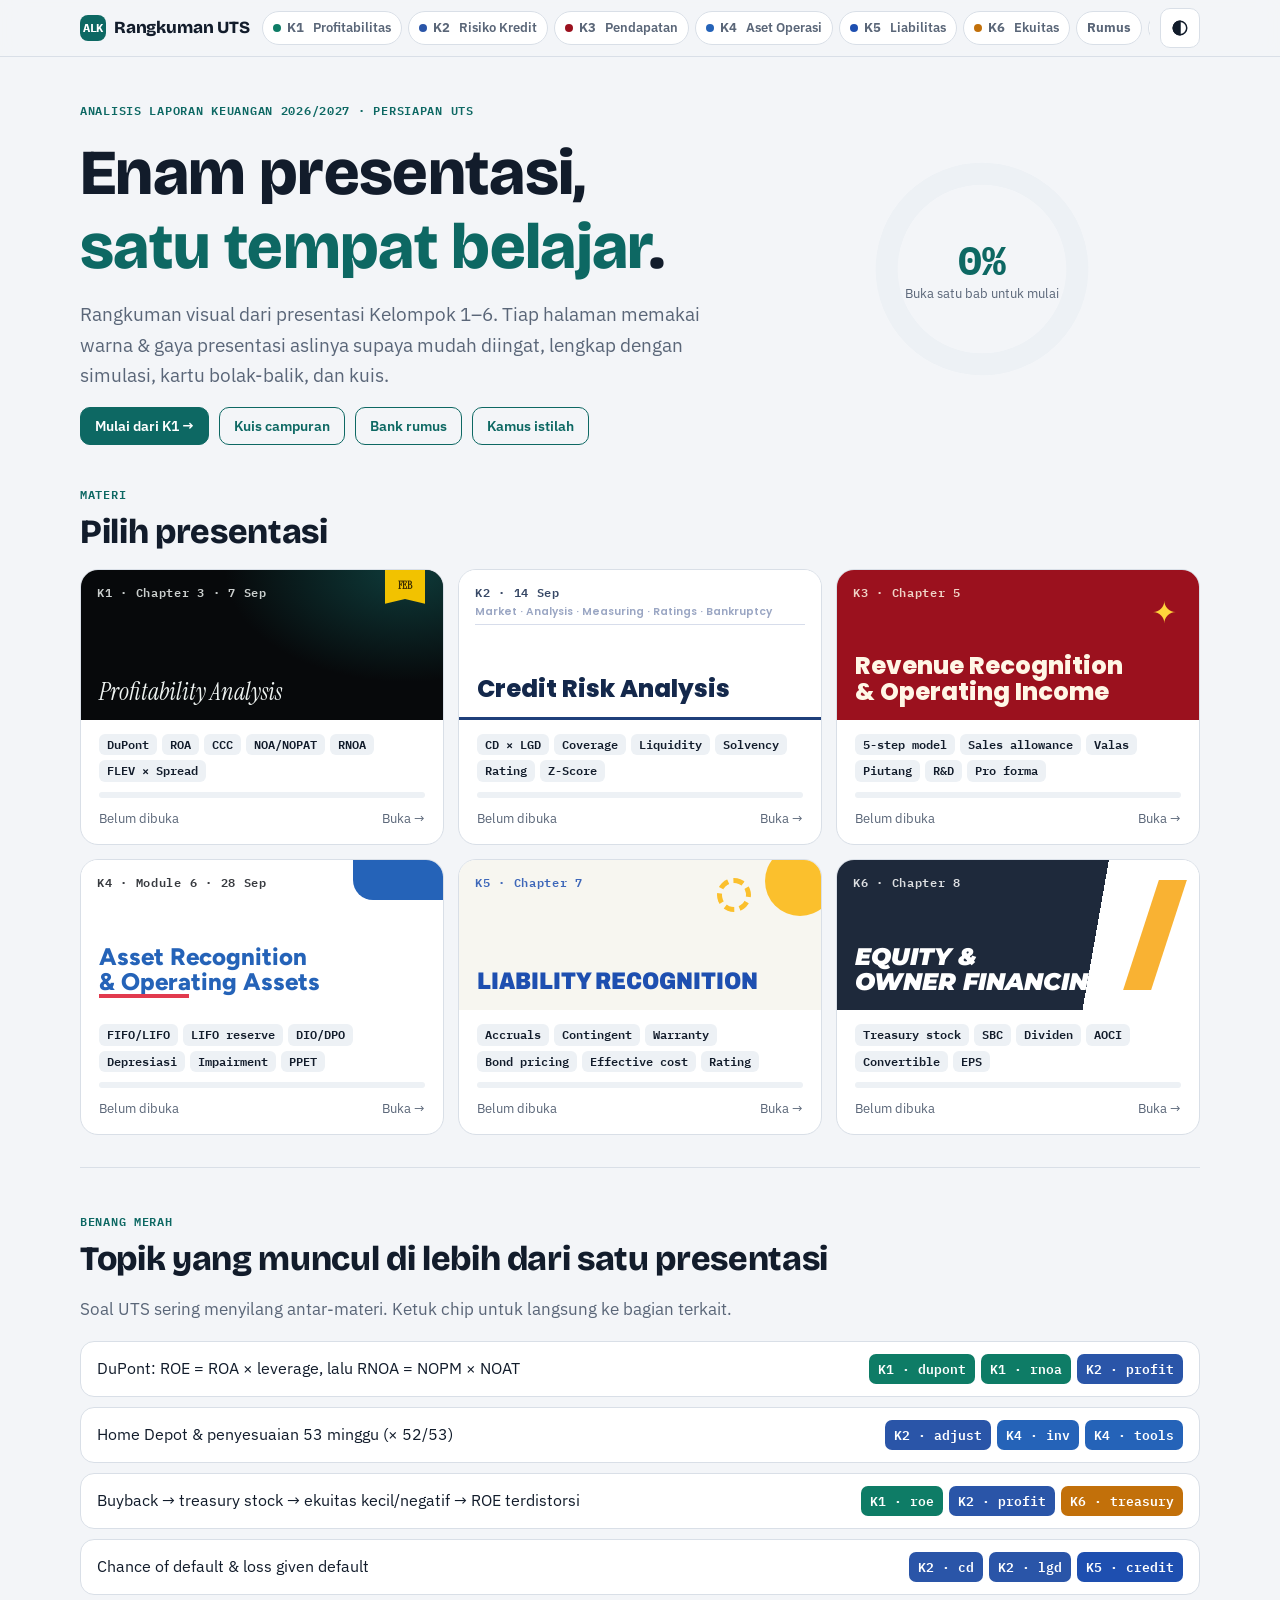
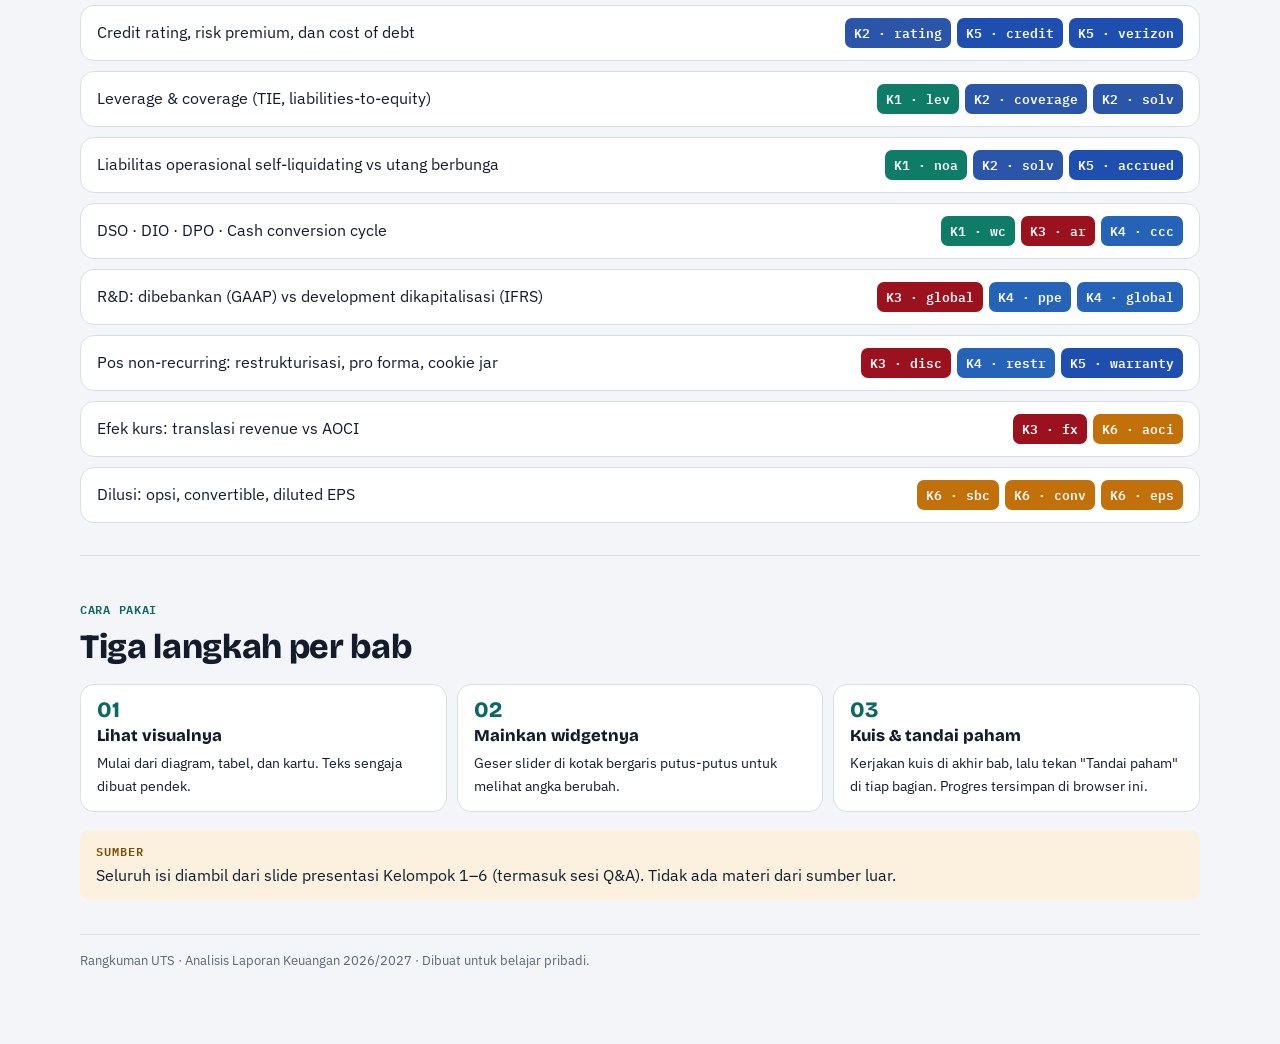
<file: index.html>
<!doctype html>
<html lang="id">
<head>
<meta charset="utf-8">
<link rel="icon" href="assets/icon.svg" type="image/svg+xml">
<meta name="viewport" content="width=device-width, initial-scale=1, viewport-fit=cover">
<title>Rangkuman UTS ALK</title>
<meta name="description" content="Rangkuman visual & interaktif 6 presentasi kelompok Analisis Laporan Keuangan 2026/2027 untuk persiapan UTS.">
<link rel="preconnect" href="https://fonts.googleapis.com"><link rel="preconnect" href="https://fonts.gstatic.com" crossorigin>
<link rel="stylesheet" href="https://fonts.googleapis.com/css2?family=Archivo:wdth,wght@75..125,800..900&family=Bricolage+Grotesque:opsz,wght@12..96,600;12..96,800&family=IBM+Plex+Mono:wght@500;600;700&family=IBM+Plex+Sans:ital,wght@0,400;0,500;0,600;0,700;1,400&family=Instrument+Serif:ital@1&family=Montserrat:ital,wght@1,900&family=Poppins:wght@800&family=Figtree:wght@800&display=swap">
<link rel="stylesheet" href="assets/style.css?v=7">
<style>
  .home-hero{display:grid;grid-template-columns:minmax(0,1.5fr) minmax(0,1fr);gap:28px;align-items:center;padding-block:44px 30px}
  @media (max-width:820px){.home-hero{grid-template-columns:minmax(0,1fr)}}
  .home-hero h1{font-size:clamp(36px,6.4vw,64px)}
  .home-hero h1 em{font-style:normal;color:var(--k)}
  .cta{display:flex;flex-wrap:wrap;gap:10px}
  .cta a{text-decoration:none}
  .ring{position:relative;width:min(220px,60vw);aspect-ratio:1;margin:0 auto}
  .ring svg{width:100%;height:100%;transform:rotate(-90deg)}
  .ring .c{position:absolute;inset:0;display:grid;place-items:center;text-align:center}
  .ring .c b{display:block;font:700 40px/1 var(--f-mono);color:var(--k)}
  .ring .c span{font-size:13px;color:var(--muted)}
  .decks{display:grid;gap:14px;grid-template-columns:repeat(auto-fill,minmax(min(100%,320px),1fr))}
  .deck{display:flex;flex-direction:column;text-decoration:none;color:var(--ink);background:var(--surface);border:1px solid var(--line);border-radius:18px;overflow:hidden;transition:transform .2s ease,box-shadow .2s ease}
  .deck:hover{transform:translateY(-3px);box-shadow:var(--shadow)}
  .deck .cover{position:relative;height:150px;padding:16px 18px;display:flex;flex-direction:column;justify-content:flex-end;overflow:hidden}
  .deck .cover .n{position:absolute;top:12px;left:16px;font:600 12px var(--f-mono);letter-spacing:.06em;opacity:.85}
  .deck .cover h3{font-size:24px;line-height:1.05;position:relative}
  .deck .body{padding:14px 18px 16px;display:grid;gap:10px}
  .deck .tags{display:flex;flex-wrap:wrap;gap:5px}
  .deck .prog{height:6px;border-radius:4px;background:var(--surface-2);overflow:hidden}
  .deck .prog i{display:block;height:100%;background:var(--good);width:0;transition:width .5s}
  .deck .meta{display:flex;justify-content:space-between;font-size:12.5px;color:var(--muted)}
  /* deck covers: mimic each presentation */
  .cv1{background:radial-gradient(260px 160px at 90% 0%,#0E3B3A,transparent 70%),#07090B;color:#EEF3F1}
  .cv1 h3{font-family:"Instrument Serif",serif;font-style:italic;font-weight:400;font-size:32px}
  .cv1::after{content:"FEB";position:absolute;top:0;right:18px;width:40px;padding:8px 0 12px;background:#F2C200;color:#3A2C00;font:700 11px "Instrument Serif",serif;text-align:center;clip-path:polygon(0 0,100% 0,100% 100%,50% 86%,0 100%)}
  .cv2{background:#fff;color:#14284B;border-bottom:3px solid #1F3F7A}
  .cv2 h3{font-family:Poppins,sans-serif;font-weight:800}
  .cv2::before{content:"Market · Analysis · Measuring · Ratings · Bankruptcy";position:absolute;top:34px;left:16px;right:16px;font:600 10.5px Poppins,sans-serif;color:#9AA6C3;border-bottom:1px solid #D7DDEB;padding-bottom:4px;white-space:nowrap;overflow:hidden}
  .cv3{background:#9B111E;color:#FFF7E6}
  .cv3 h3{font-family:Poppins,sans-serif;font-weight:800}
  .cv3::after{content:"✦";position:absolute;right:22px;top:18px;color:#FFD43B;font-size:30px}
  .cv4{background:#fff;color:#15181E}
  .cv4 h3{font-family:Figtree,sans-serif;font-weight:800;color:#2563B8}
  .cv4::before{content:"";position:absolute;right:0;top:0;width:90px;height:40px;background:#2563B8;border-radius:0 0 0 20px}
  .cv4::after{content:"";position:absolute;left:18px;bottom:12px;width:90px;height:4px;background:#E23A4E}
  .cv5{background:#F7F6F0;color:#1E4FB0}
  .cv5 h3{font-family:Archivo,sans-serif;font-weight:900;font-stretch:85%;text-transform:uppercase}
  .cv5::before{content:"";position:absolute;width:70px;height:70px;border-radius:50%;background:#FBC02D;right:-14px;top:-14px}
  .cv5::after{content:"";position:absolute;width:34px;height:34px;border-radius:50%;border:5px dashed #FBC02D;right:70px;top:18px}
  .cv6{background:linear-gradient(100deg,#1E293B 0 70%,#fff 70%);color:#fff}
  .cv6 h3{font-family:Montserrat,sans-serif;font-style:italic;font-weight:900;text-transform:uppercase;font-size:22px}
  .cv6::after{content:"";position:absolute;right:30px;top:20px;width:28px;height:110px;background:#F9B233;transform:skewX(-18deg)}
  .links{display:grid;gap:10px}
  .link-row{display:grid;grid-template-columns:minmax(0,1fr) auto;gap:8px 14px;align-items:center;background:var(--surface);border:1px solid var(--line);border-radius:14px;padding:12px 16px}
  .link-row .chips{display:flex;flex-wrap:wrap;gap:6px;justify-content:flex-end}
  .link-row .chips a{font:600 12.5px var(--f-mono);text-decoration:none;padding:4px 9px;border-radius:7px;color:var(--on-c);white-space:nowrap}
  @media (max-width:640px){.link-row{grid-template-columns:1fr}.link-row .chips{justify-content:flex-start}}
</style>
</head>
<body data-page="home">
<header class="site"></header>
<main class="wrap">
  <section class="home-hero">
    <div style="display:grid;gap:16px">
      <span class="lo">Analisis Laporan Keuangan 2026/2027 · persiapan UTS</span>
      <h1>Enam presentasi, <em>satu tempat belajar</em>.</h1>
      <p class="hero-sub">Rangkuman visual dari presentasi Kelompok 1–6. Tiap halaman memakai warna &amp; gaya presentasi aslinya supaya mudah diingat, lengkap dengan simulasi, kartu bolak-balik, dan kuis.</p>
      <div class="cta"><a class="btn" href="profitability.html">Mulai dari K1 →</a><a class="btn ghost" href="kuis.html">Kuis campuran</a><a class="btn ghost" href="rumus.html">Bank rumus</a><a class="btn ghost" href="istilah.html">Kamus istilah</a></div>
    </div>
    <div class="ring" aria-label="Progres belajar">
      <svg viewBox="0 0 120 120"><circle cx="60" cy="60" r="52" fill="none" stroke="var(--surface-2)" stroke-width="12"/><circle id="ringC" cx="60" cy="60" r="52" fill="none" stroke="var(--good)" stroke-width="12" stroke-linecap="round" stroke-dasharray="326.7" stroke-dashoffset="326.7" style="transition:stroke-dashoffset .8s"/></svg>
      <div class="c"><div><b id="ringP">0%</b><span id="ringT">bagian ditandai paham</span></div></div>
    </div>
  </section>

  <section class="sec" style="border-top:0;margin-top:0;padding-top:10px">
    <div class="sec-head"><div class="t"><span class="lo">Materi</span><h2>Pilih presentasi</h2></div></div>
    <div class="decks" id="decks"></div>
  </section>

  <section class="sec">
    <div class="sec-head"><div class="t"><span class="lo">Benang merah</span><h2>Topik yang muncul di lebih dari satu presentasi</h2></div></div>
    <p class="sec-lead">Soal UTS sering menyilang antar-materi. Ketuk chip untuk langsung ke bagian terkait.</p>
    <div class="links" id="links"></div>
  </section>

  <section class="sec">
    <div class="sec-head"><div class="t"><span class="lo">Cara pakai</span><h2>Tiga langkah per bab</h2></div></div>
    <ol class="steps">
      <li><h4>Lihat visualnya</h4><p class="small">Mulai dari diagram, tabel, dan kartu. Teks sengaja dibuat pendek.</p></li>
      <li><h4>Mainkan widgetnya</h4><p class="small">Geser slider di kotak bergaris putus-putus untuk melihat angka berubah.</p></li>
      <li><h4>Kuis &amp; tandai paham</h4><p class="small">Kerjakan kuis di akhir bab, lalu tekan "Tandai paham" di tiap bagian. Progres tersimpan di browser ini.</p></li>
    </ol>
    <p class="callout"><span class="lbl">Sumber</span>Seluruh isi diambil dari slide presentasi Kelompok 1–6 (termasuk sesi Q&amp;A). Tidak ada materi dari sumber luar.</p>
  </section>

  <footer class="foot">Rangkuman UTS · Analisis Laporan Keuangan 2026/2027 · Dibuat untuk belajar pribadi.</footer>
</main>

<script src="assets/glossary.js?v=7"></script>
<script src="assets/app.js?v=7"></script>
<script>
(function(){
  var A=window.ALK,$=A.$;
  var D=[
    {id:'k1',cv:'cv1',t:'Profitability Analysis',n:'K1 · Chapter 3 · 7 Sep',tags:['DuPont','ROA','CCC','NOA/NOPAT','RNOA','FLEV × Spread']},
    {id:'k2',cv:'cv2',t:'Credit Risk Analysis',n:'K2 · 14 Sep',tags:['CD × LGD','Coverage','Liquidity','Solvency','Rating','Z-Score']},
    {id:'k3',cv:'cv3',t:'Revenue Recognition & Operating Income',n:'K3 · Chapter 5',tags:['5-step model','Sales allowance','Valas','Piutang','R&D','Pro forma']},
    {id:'k4',cv:'cv4',t:'Asset Recognition & Operating Assets',n:'K4 · Module 6 · 28 Sep',tags:['FIFO/LIFO','LIFO reserve','DIO/DPO','Depresiasi','Impairment','PPET']},
    {id:'k5',cv:'cv5',t:'Liability Recognition',n:'K5 · Chapter 7',tags:['Accruals','Contingent','Warranty','Bond pricing','Effective cost','Rating']},
    {id:'k6',cv:'cv6',t:'Equity & Owner Financing',n:'K6 · Chapter 8',tags:['Treasury stock','SBC','Dividen','AOCI','Convertible','EPS']}
  ];
  var done=0,total=0;
  $('#decks').innerHTML=D.map(function(d){var p=A.pages.filter(function(x){return x.id===d.id})[0],pr=A.progress(d.id),tot=pr.total||0,pct=tot?Math.round(pr.done/tot*100):0;done+=pr.done;total+=tot||0;
    return '<a class="deck" href="'+p.href+'"><div class="cover '+d.cv+'"><span class="n">'+d.n+'</span><h3>'+d.t+'</h3></div><div class="body"><div class="tags">'+d.tags.map(function(t){return '<span class="pill">'+t+'</span>'}).join('')+'</div><div class="prog"><i style="width:'+pct+'%"></i></div><div class="meta"><span>'+(tot?pr.done+' / '+tot+' bagian paham':'Belum dibuka')+'</span><span>Buka →</span></div></div></a>';}).join('');
  var pct=total?done/total:0;$('#ringC').style.strokeDashoffset=326.7*(1-pct);$('#ringP').textContent=Math.round(pct*100)+'%';
  $('#ringT').textContent=total?done+' dari '+total+' bagian ditandai paham':'Buka satu bab untuk mulai';

  var C={k1:['var(--c1)','profitability.html'],k2:['var(--c2)','credit-risk.html'],k3:['var(--c3)','revenue.html'],k4:['var(--c4)','operating-assets.html'],k5:['var(--c5)','liabilities.html'],k6:['var(--c6)','equity.html']};
  var L=[
    ['DuPont: ROE = ROA × leverage, lalu RNOA = NOPM × NOAT',[['k1','dupont'],['k1','rnoa'],['k2','profit']]],
    ['Home Depot & penyesuaian 53 minggu (× 52/53)',[['k2','adjust'],['k4','inv'],['k4','tools']]],
    ['Buyback → treasury stock → ekuitas kecil/negatif → ROE terdistorsi',[['k1','roe'],['k2','profit'],['k6','treasury']]],
    ['Chance of default & loss given default',[['k2','cd'],['k2','lgd'],['k5','credit']]],
    ['Credit rating, risk premium, dan cost of debt',[['k2','rating'],['k5','credit'],['k5','verizon']]],
    ['Leverage & coverage (TIE, liabilities-to-equity)',[['k1','lev'],['k2','coverage'],['k2','solv']]],
    ['Liabilitas operasional self-liquidating vs utang berbunga',[['k1','noa'],['k2','solv'],['k5','accrued']]],
    ['DSO · DIO · DPO · Cash conversion cycle',[['k1','wc'],['k3','ar'],['k4','ccc']]],
    ['R&D: dibebankan (GAAP) vs development dikapitalisasi (IFRS)',[['k3','global'],['k4','ppe'],['k4','global']]],
    ['Pos non-recurring: restrukturisasi, pro forma, cookie jar',[['k3','disc'],['k4','restr'],['k5','warranty']]],
    ['Efek kurs: translasi revenue vs AOCI',[['k3','fx'],['k6','aoci']]],
    ['Dilusi: opsi, convertible, diluted EPS',[['k6','sbc'],['k6','conv'],['k6','eps']]]
  ];
  $('#links').innerHTML=L.map(function(l){return '<div class="link-row"><span>'+l[0]+'</span><span class="chips">'+l[1].map(function(c){return '<a href="'+C[c[0]][1]+'#'+c[1]+'" style="background:'+C[c[0]][0]+'">'+c[0].toUpperCase()+' · '+c[1]+'</a>'}).join('')+'</span></div>';}).join('');
})();
</script>
</body>
</html>
</file>
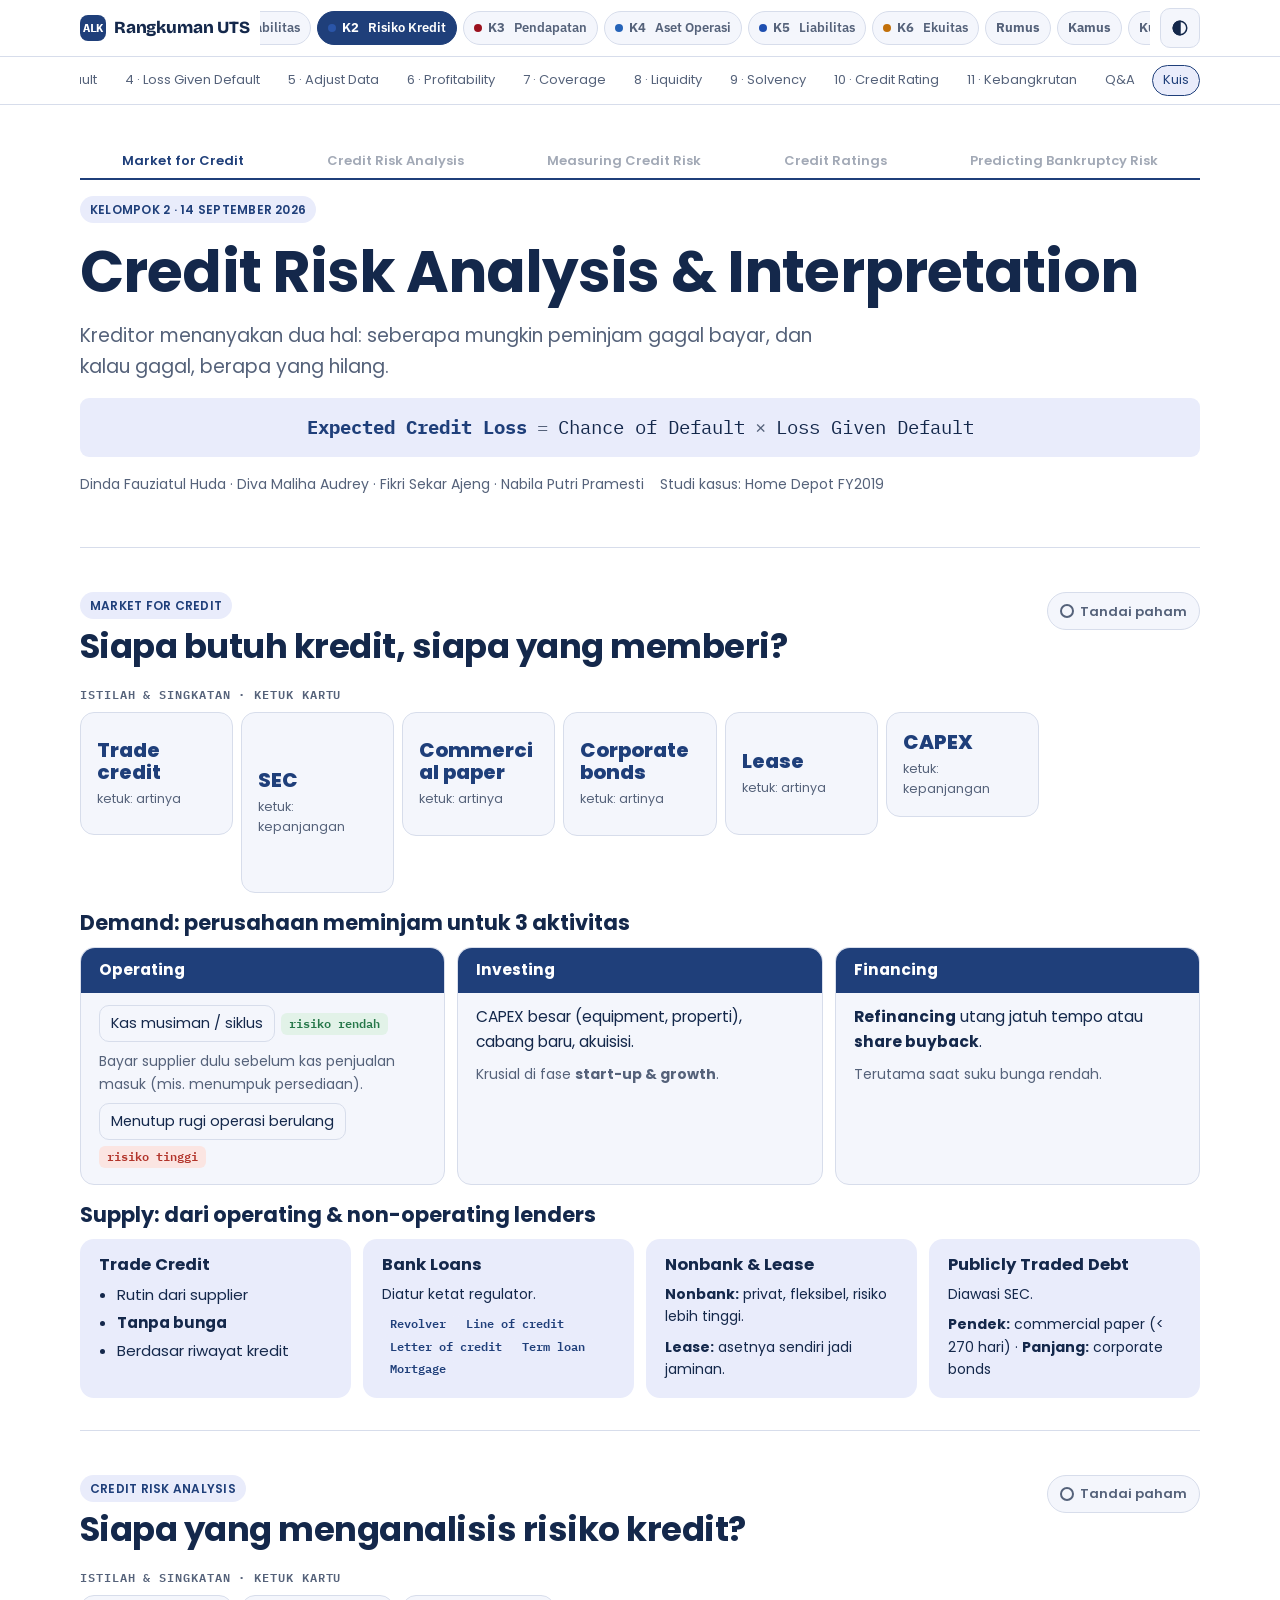
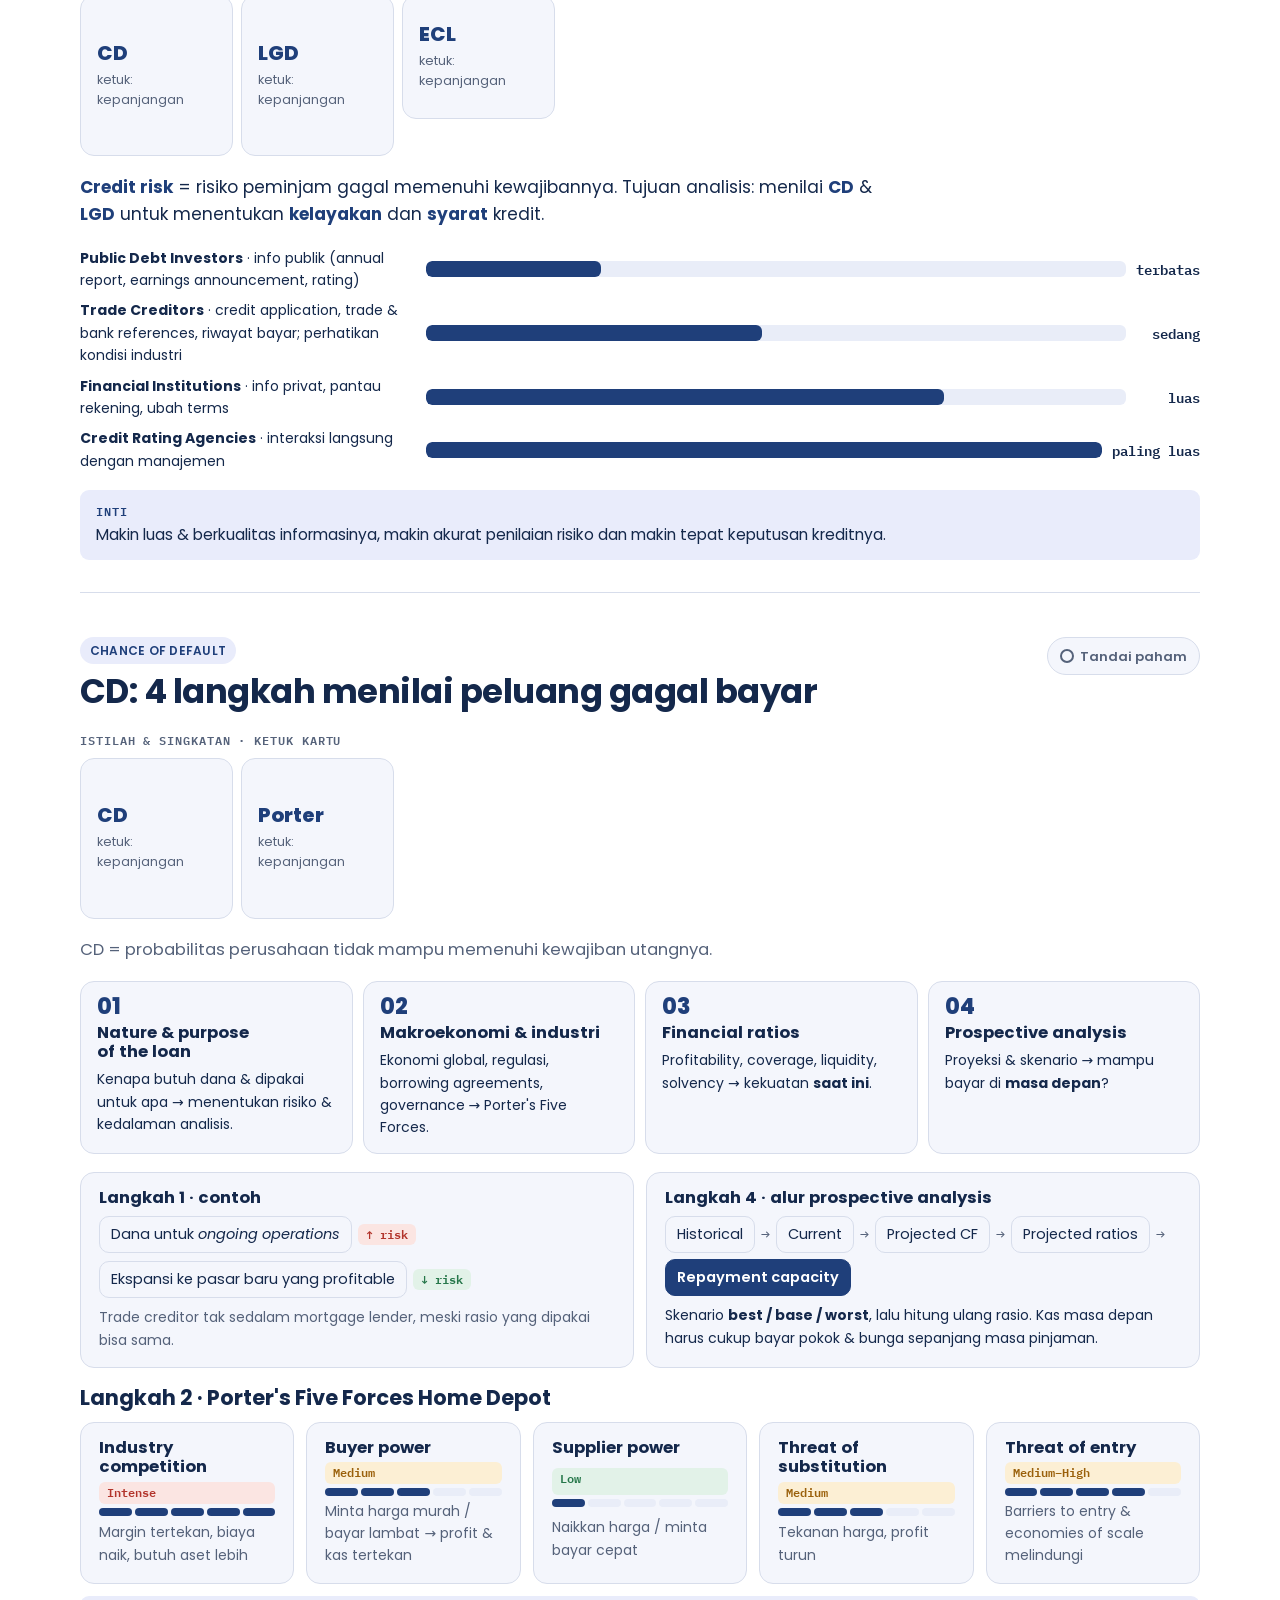
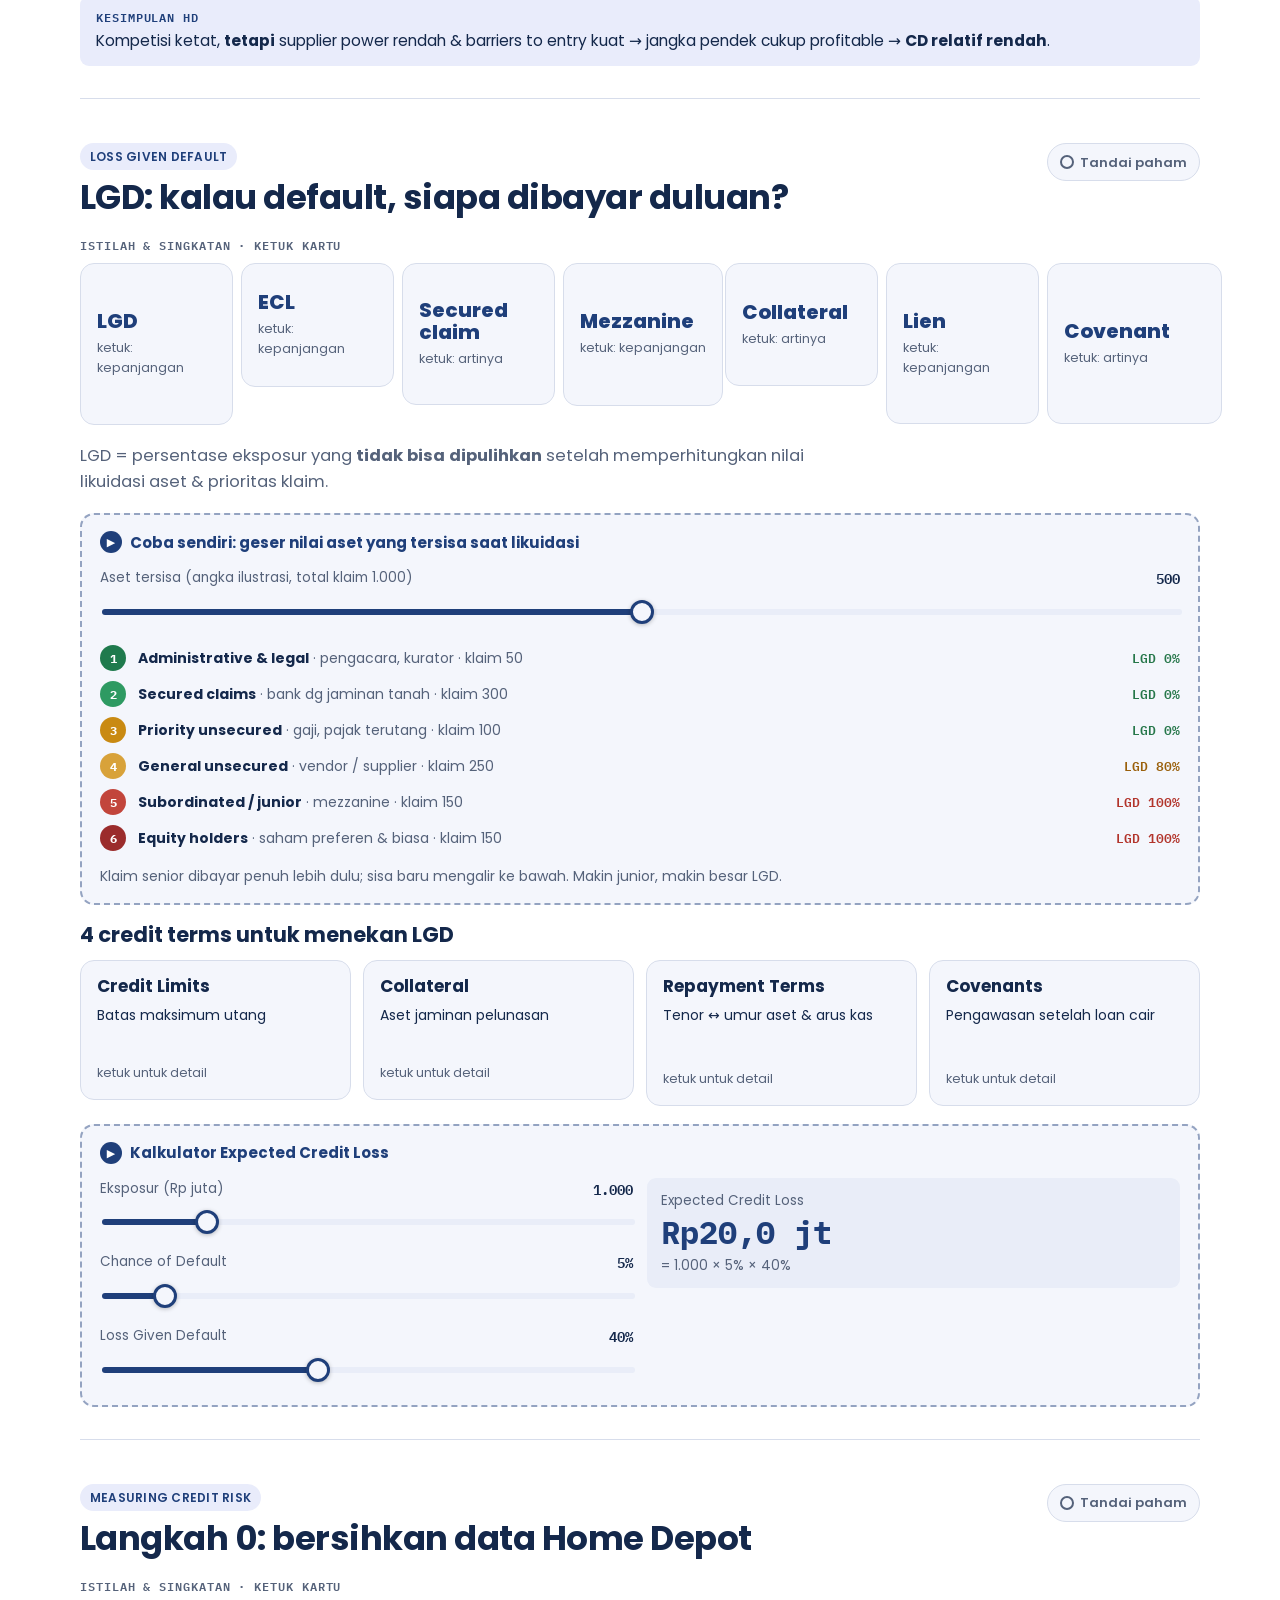
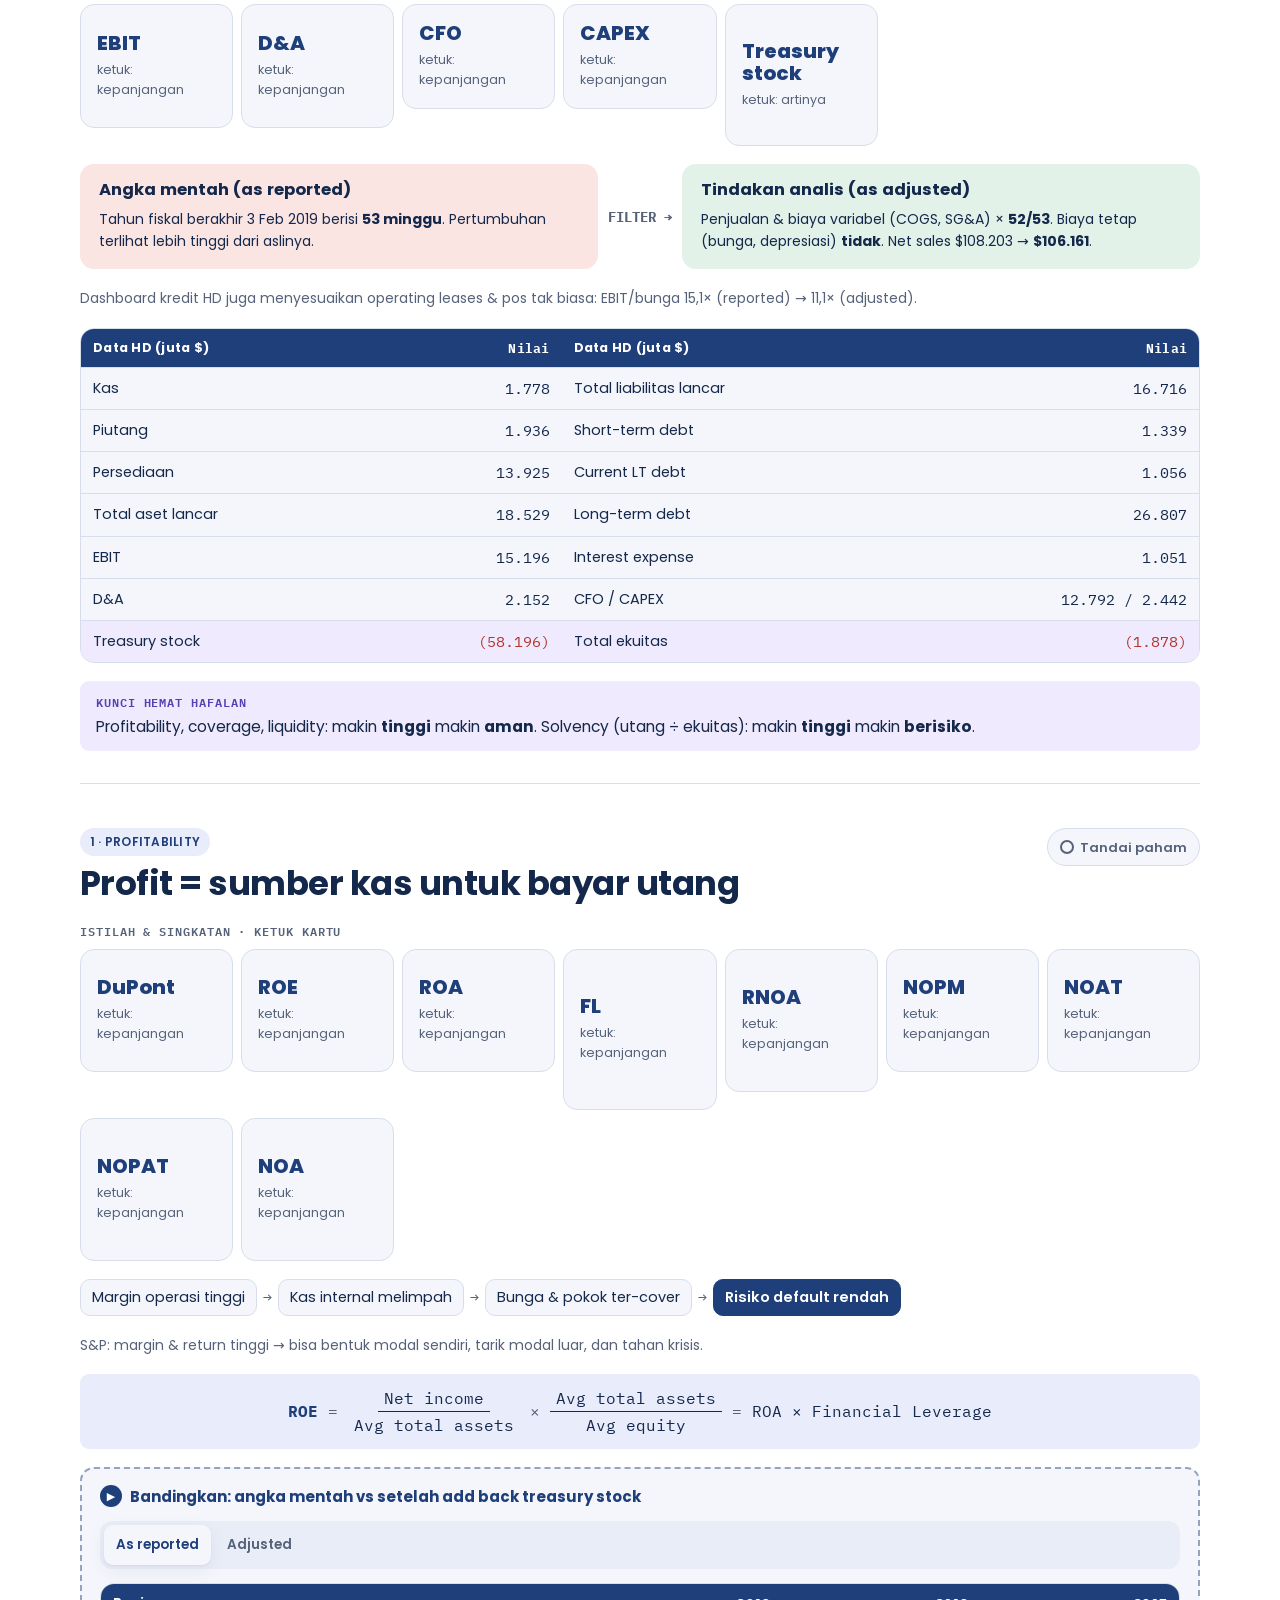
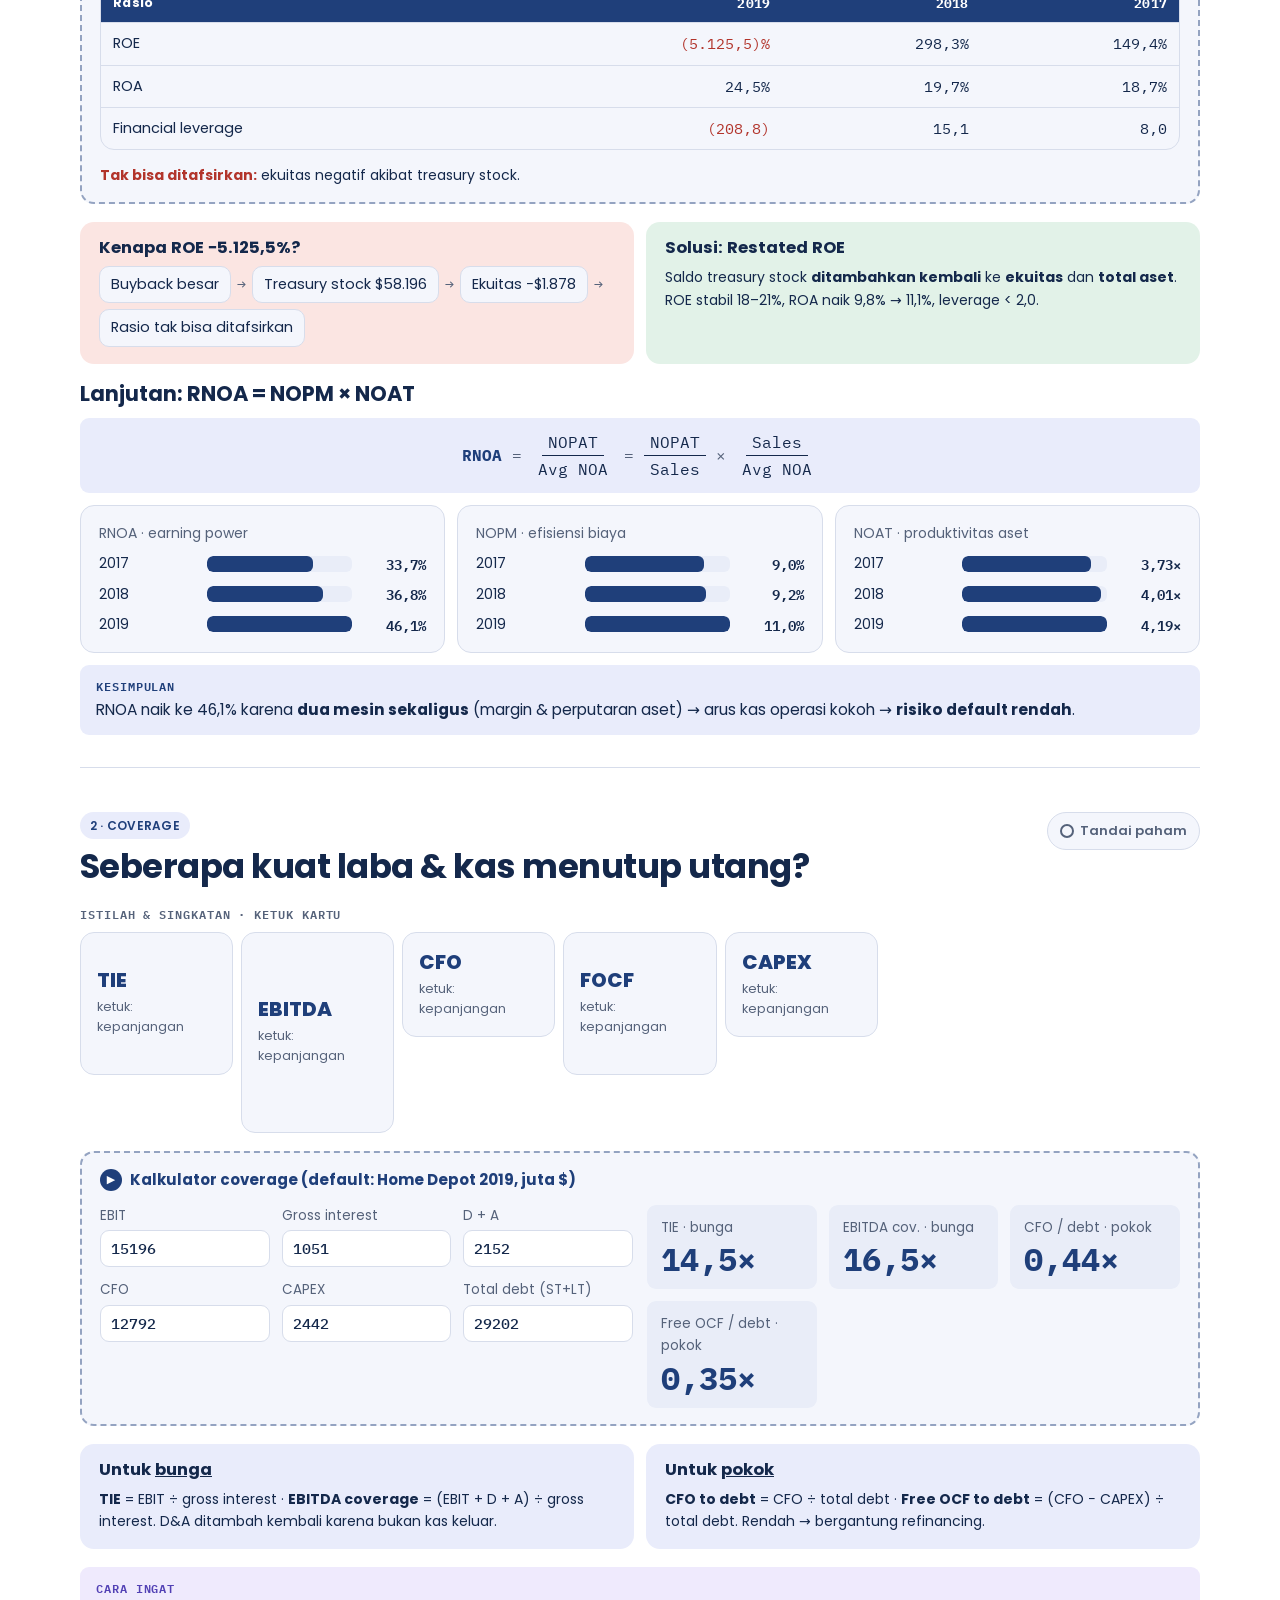
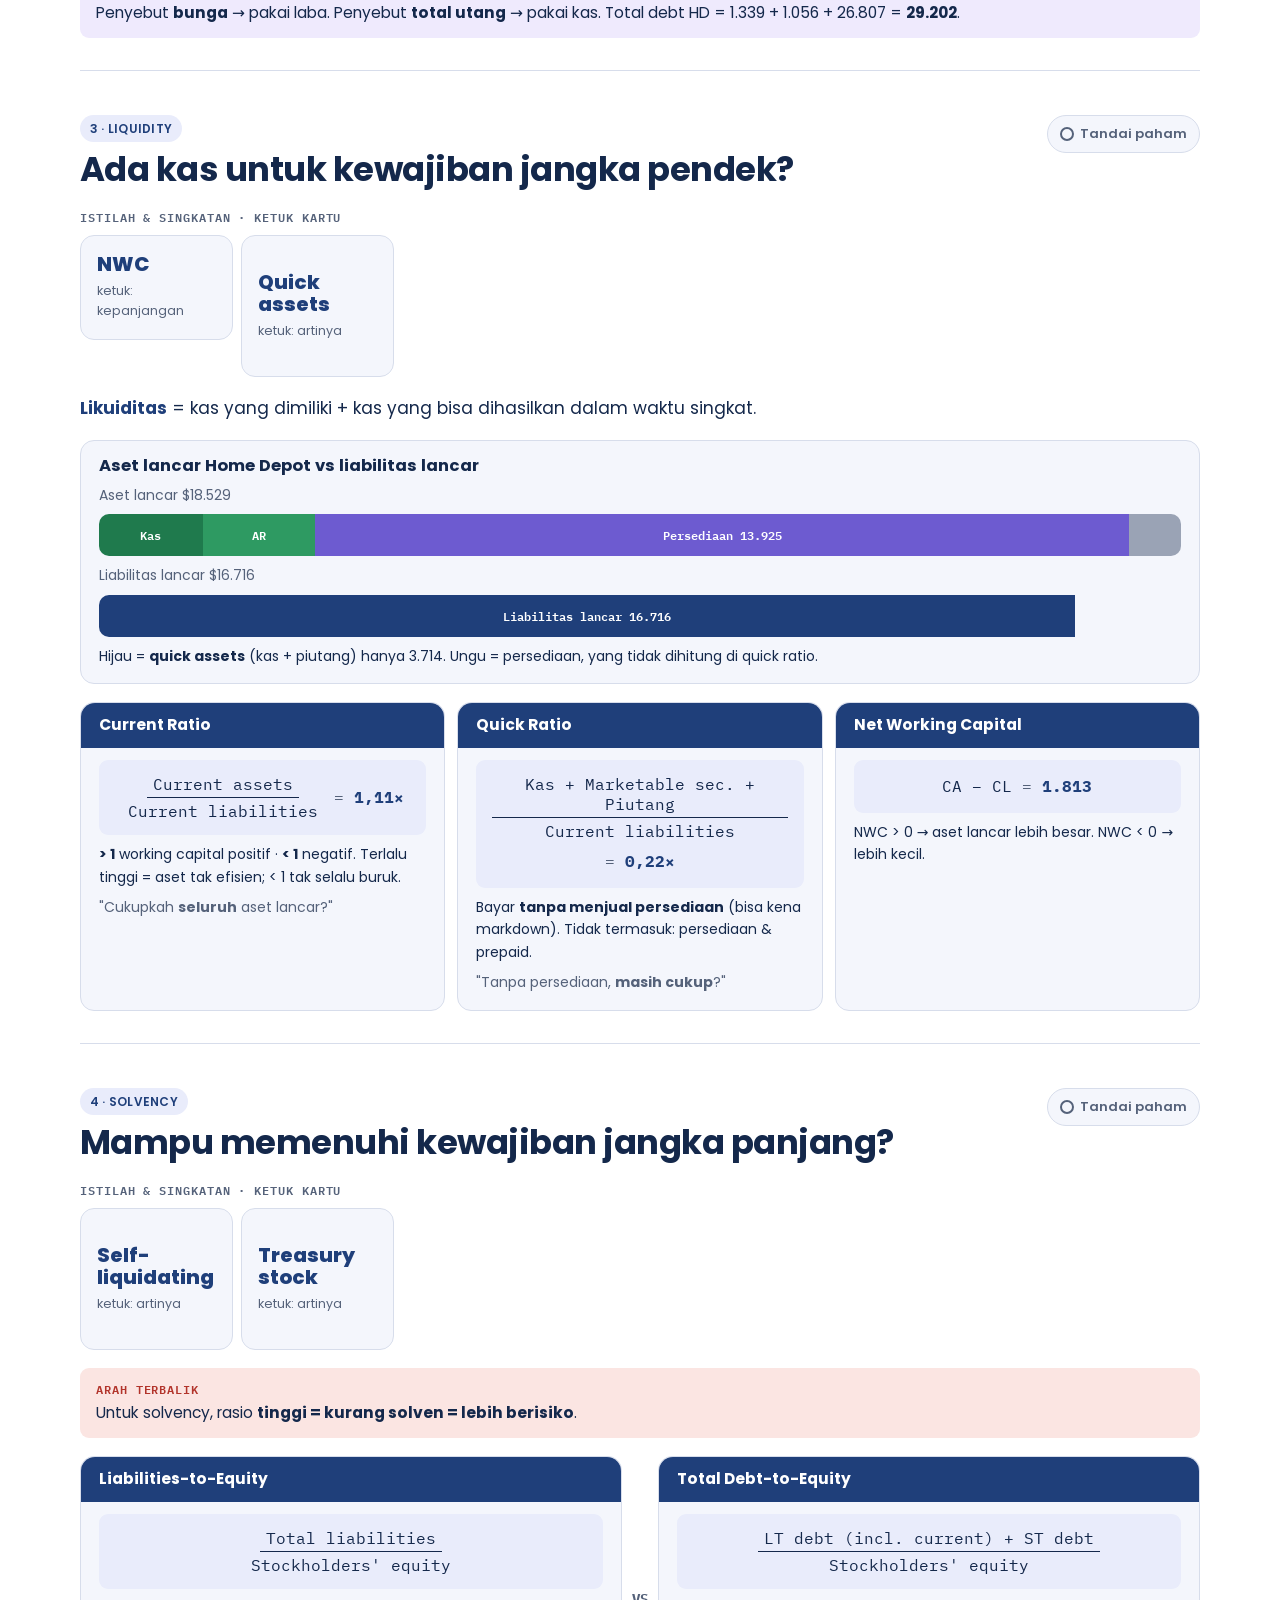
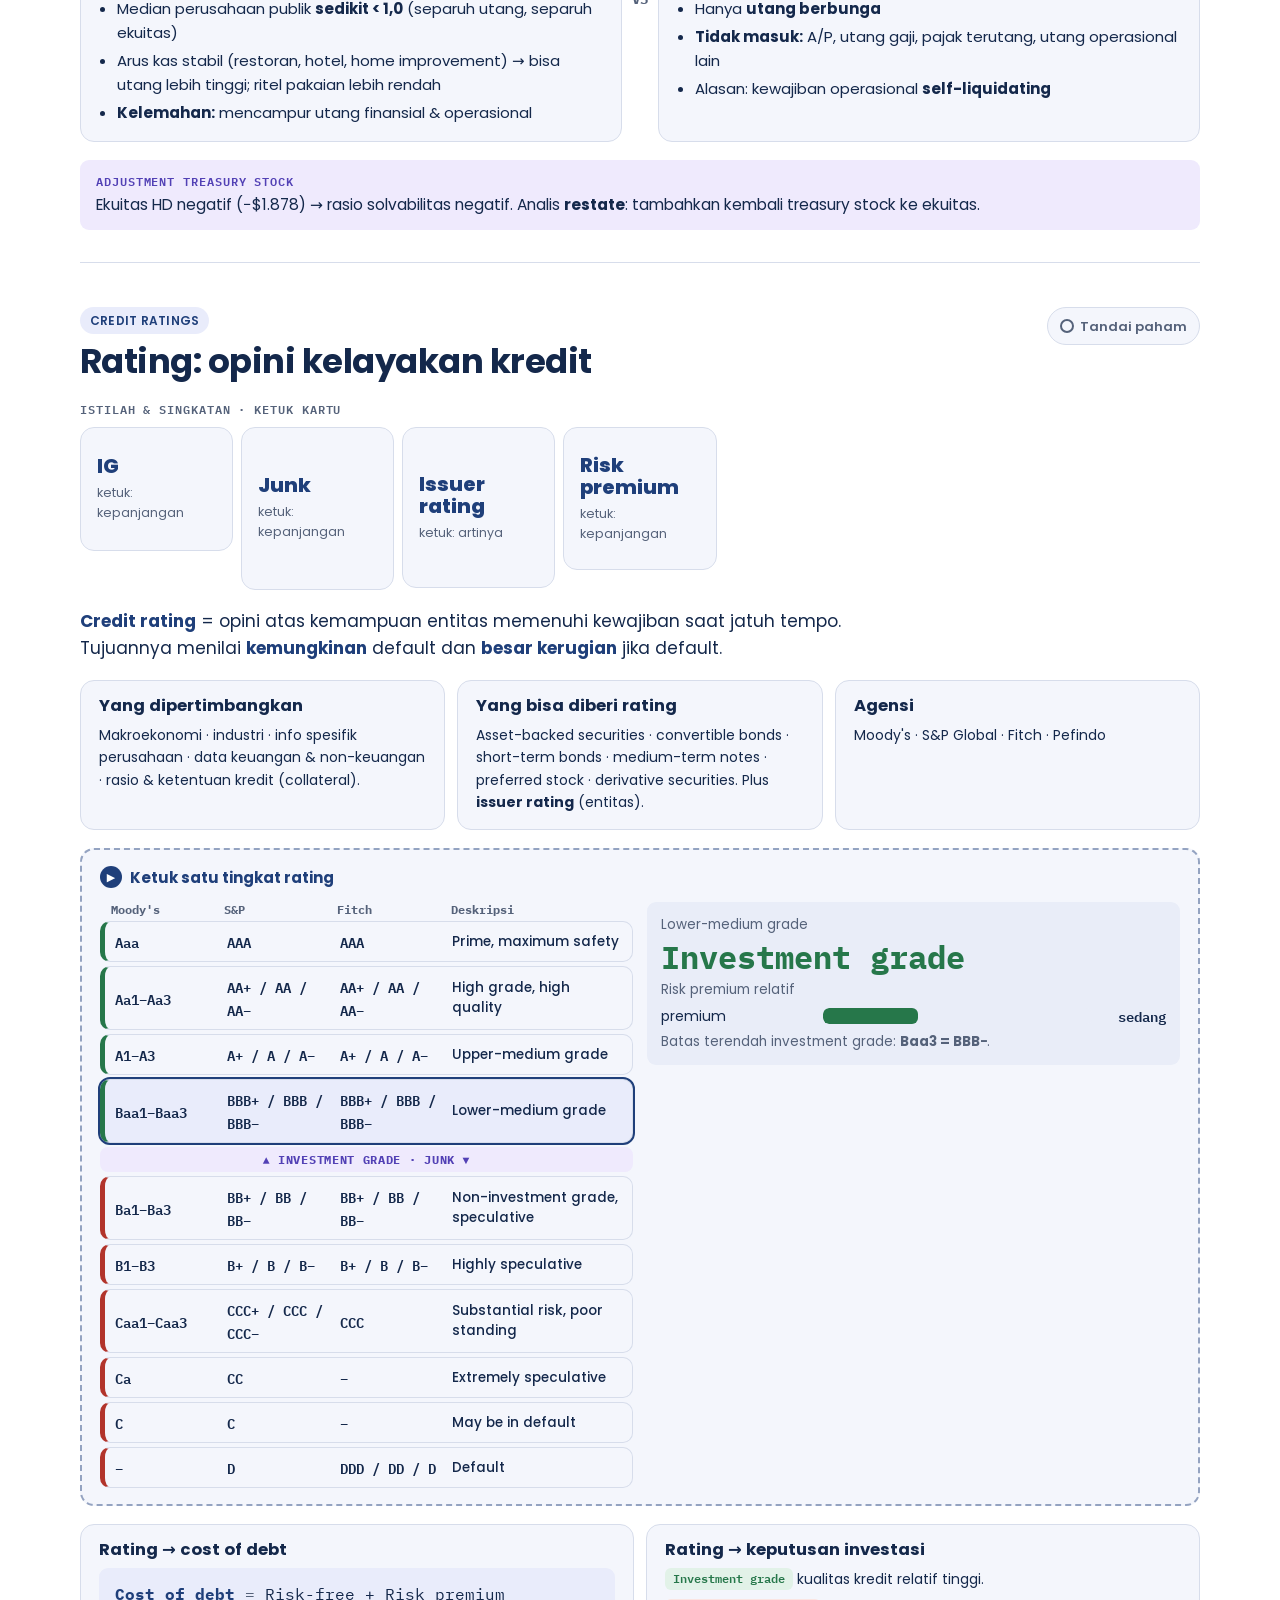
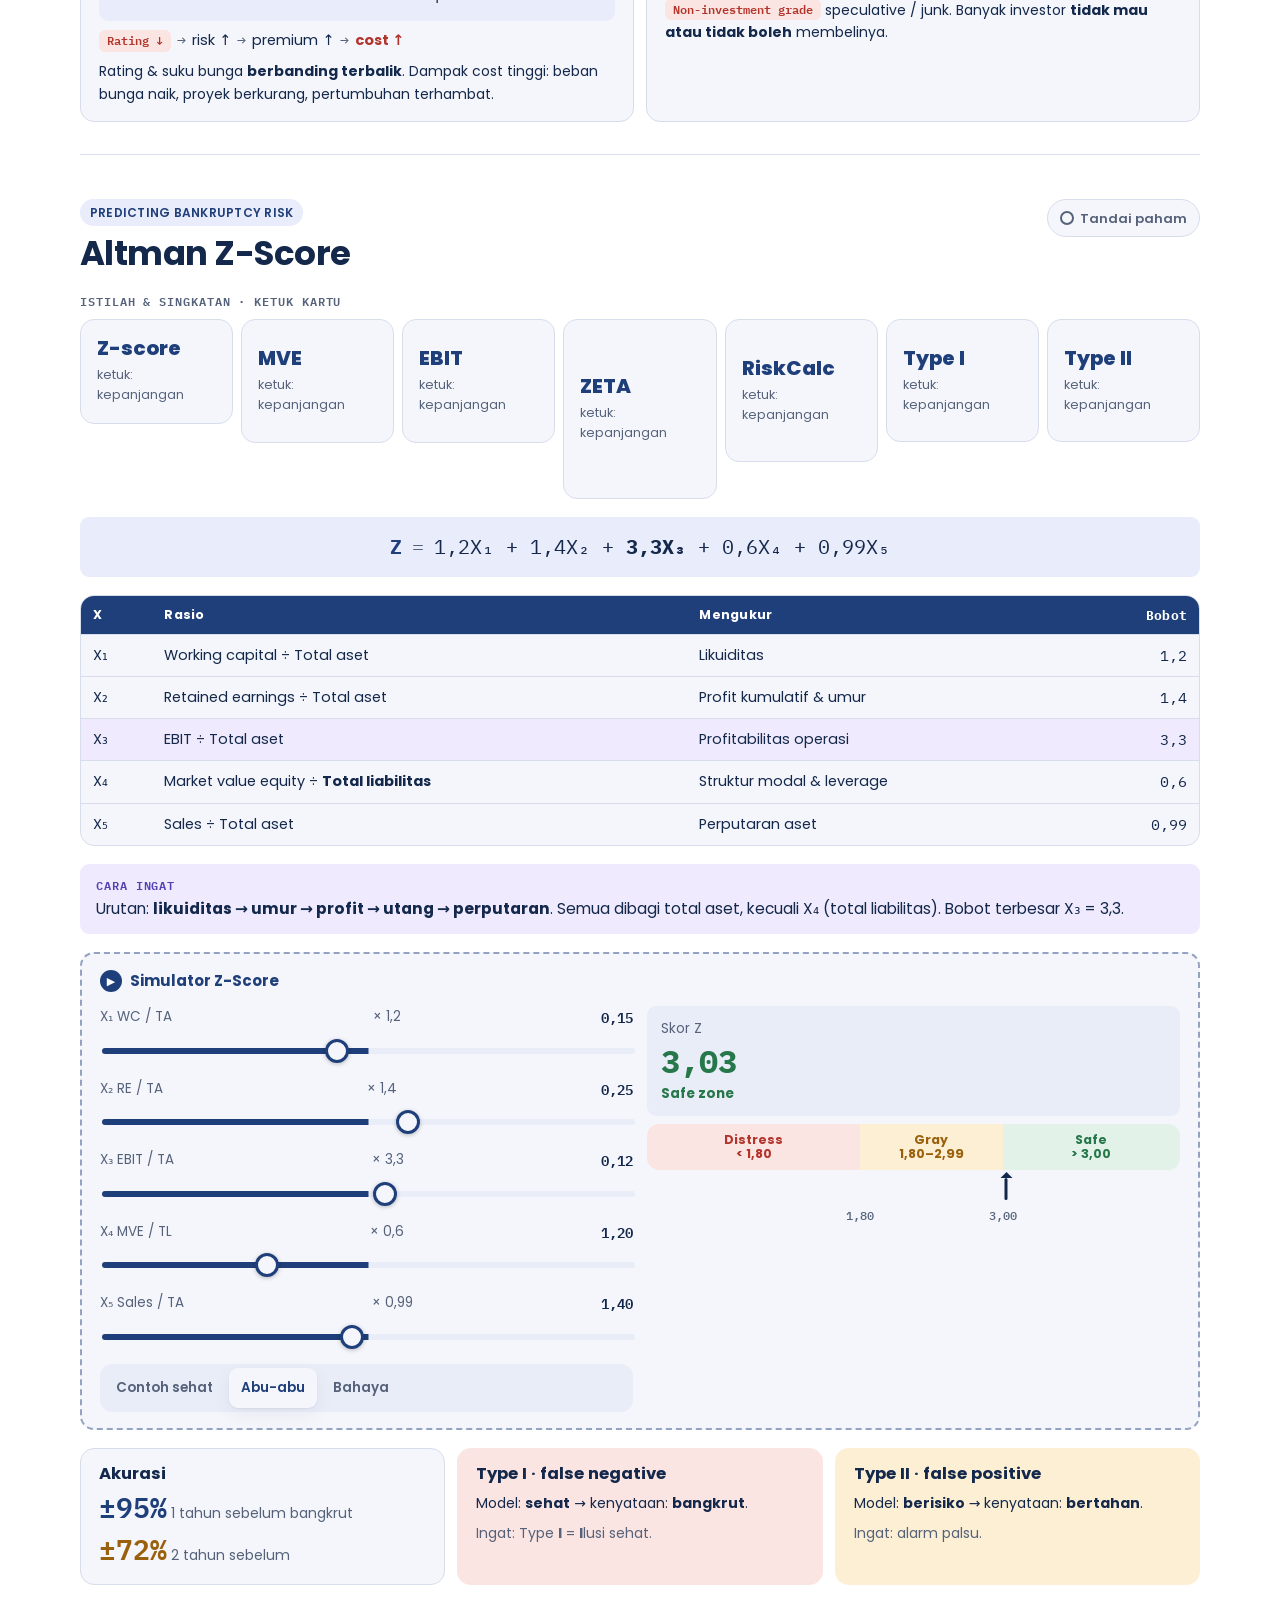
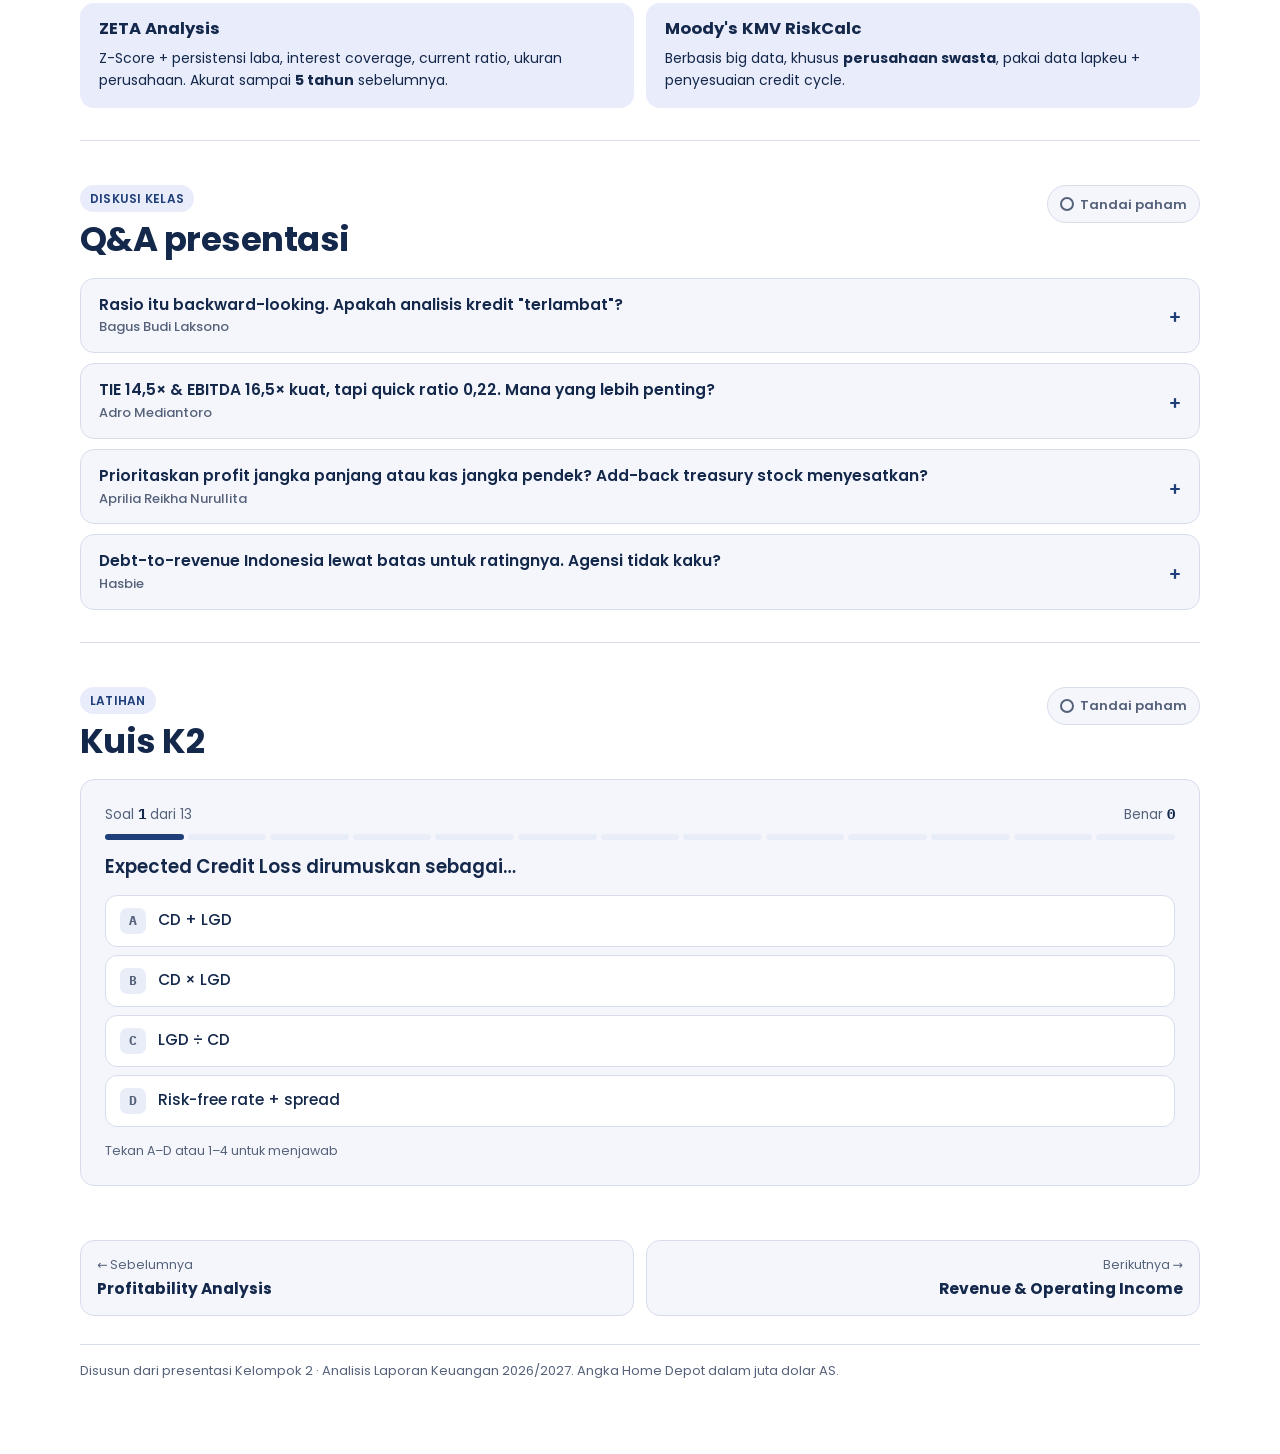
<file: credit-risk.html>
<!doctype html>
<html lang="id">
<head>
<meta charset="utf-8">
<link rel="icon" href="assets/icon.svg" type="image/svg+xml">
<meta name="viewport" content="width=device-width, initial-scale=1, viewport-fit=cover">
<title>Credit Risk Analysis · ALK</title>
<meta name="description" content="Rangkuman visual materi Kelompok 2: Credit Risk Analysis and Interpretation.">
<link rel="preconnect" href="https://fonts.googleapis.com"><link rel="preconnect" href="https://fonts.gstatic.com" crossorigin>
<link rel="stylesheet" href="https://fonts.googleapis.com/css2?family=Bricolage+Grotesque:wght@800&family=IBM+Plex+Mono:wght@500;600;700&family=IBM+Plex+Sans:wght@500;600&family=Poppins:ital,wght@0,400;0,500;0,600;0,700;0,800;1,400&display=swap">
<link rel="stylesheet" href="assets/style.css?v=7">
<style>
  .ladder{display:grid;gap:4px}
  .rung{display:grid;grid-template-columns:repeat(3,minmax(0,1fr)) minmax(0,1.6fr);gap:6px;align-items:center;border:1px solid var(--line);border-radius:10px;padding:8px 10px;cursor:pointer;background:var(--surface);font:500 13.5px var(--f-body);color:var(--ink);text-align:left}
  .rung .m{font-family:var(--f-mono);font-weight:600}
  .rung.ig{border-left:5px solid var(--good)} .rung.jk{border-left:5px solid var(--bad)}
  .rung[aria-pressed="true"]{outline:2px solid var(--k);background:var(--k-soft)}
  .rung-line{text-align:center;font:700 11.5px var(--f-mono);letter-spacing:.06em;color:var(--hl-ink);background:var(--hl-soft);border-radius:8px;padding:5px}
  .rung-head{display:grid;grid-template-columns:repeat(3,minmax(0,1fr)) minmax(0,1.6fr);gap:6px;padding:0 11px;font:700 12px var(--f-mono);color:var(--muted)}
  @media (max-width:560px){.rung,.rung-head{grid-template-columns:repeat(3,minmax(0,1fr))}.rung .d,.rung-head .d{display:none}}
  .zbar{position:relative;height:46px;border-radius:12px;display:grid;grid-template-columns:40fr 26.7fr 33.3fr;overflow:hidden;font:700 12.5px var(--f-body)}
  .zbar div{display:grid;place-items:center;text-align:center;line-height:1.15}
  .zd{background:var(--bad-soft);color:var(--bad)} .zg{background:var(--mid-soft);color:var(--mid)} .zs{background:var(--good-soft);color:var(--good)}
  .needle{position:relative;height:22px}
  .needle i{position:absolute;top:0;width:3px;height:22px;background:var(--ink);border-radius:2px;transform:translateX(-50%);transition:left .5s cubic-bezier(.2,.8,.2,1)}
  .needle i::before{content:"";position:absolute;left:50%;top:-6px;transform:translateX(-50%);border:6px solid transparent;border-bottom-color:var(--ink);border-top:0}
  .ticks{position:relative;height:16px;font:500 12px var(--f-mono);color:var(--muted)}
  .ticks span{position:absolute;transform:translateX(-50%)}
  .stack{display:flex;height:42px;border-radius:10px;overflow:hidden;font:600 12px var(--f-mono)}
  .stack>div{display:grid;place-items:center;color:#fff;min-width:0;overflow:hidden;white-space:nowrap;transition:flex-basis .6s}
  .claim{display:grid;grid-template-columns:28px minmax(0,1fr) 92px;gap:10px;align-items:center;font-size:14px}
  .claim .no{width:26px;height:26px;border-radius:50%;display:grid;place-items:center;font:700 12px var(--f-mono);color:#fff}
  .claim .tr{height:12px;border-radius:6px;background:var(--surface-2);overflow:hidden;margin-top:4px}
  .claim .tr i{display:block;height:100%;background:var(--good);transition:width .5s}
  .claim .rec{font:600 13px var(--f-mono);text-align:right}
  .force{display:grid;gap:4px}
  .force .lv{display:flex;gap:3px}
  .force .lv i{flex:1;height:8px;border-radius:4px;background:var(--surface-2)}
  .force .lv i.on{background:var(--k)}
</style>
</head>
<body class="k2" data-page="k2">
<header class="site"></header>
<nav class="toc" aria-label="Isi halaman"><div class="row">
  <a href="#pasar">1 · Pasar Kredit</a><a href="#analis">2 · Siapa Analisnya</a><a href="#cd">3 · Chance of Default</a><a href="#lgd">4 · Loss Given Default</a><a href="#adjust">5 · Adjust Data</a><a href="#profit">6 · Profitability</a><a href="#coverage">7 · Coverage</a><a href="#likuid">8 · Liquidity</a><a href="#solv">9 · Solvency</a><a href="#rating">10 · Credit Rating</a><a href="#zscore">11 · Kebangkrutan</a><a href="#qna">Q&amp;A</a><a href="#kuis">Kuis</a>
</div></nav>

<main class="wrap">
<section class="hero">
  <div class="deck-nav" aria-hidden="true"><span class="on">Market for Credit</span><span>Credit Risk Analysis</span><span>Measuring Credit Risk</span><span>Credit Ratings</span><span>Predicting Bankruptcy Risk</span></div>
  <div class="hero-tag"><span class="lo">Kelompok 2 · 14 September 2026</span></div>
  <h1>Credit Risk Analysis &amp; Interpretation</h1>
  <p class="hero-sub">Kreditor menanyakan dua hal: seberapa mungkin peminjam gagal bayar, dan kalau gagal, berapa yang hilang.</p>
  <div class="formula" style="font-size:clamp(14px,2.4vw,19px)"><span class="n">Expected Credit Loss</span><span class="op">=</span><span>Chance of Default</span><span class="op">×</span><span>Loss Given Default</span></div>
  <div class="hero-meta"><span>Dinda Fauziatul Huda · Diva Maliha Audrey · Fikri Sekar Ajeng · Nabila Putri Pramesti</span><span>Studi kasus: Home Depot FY2019</span></div>
</section>

<!-- 1 -->
<section class="sec" id="pasar">
  <div class="sec-head"><div class="t"><span class="lo">Market for Credit</span><h2>Siapa butuh kredit, siapa yang memberi?</h2></div><button class="done" data-done="k2-pasar"></button></div>
  <div class="terms" data-terms="Trade credit|SEC|Commercial paper|Corporate bonds|Lease|CAPEX"></div>
  <div class="sub">
    <h3>Demand: perusahaan meminjam untuk 3 aktivitas</h3>
    <div class="grid" style="--min:250px">
      <div class="card"><div class="card-h">Operating</div>
        <div class="flow"><span class="step">Kas musiman / siklus</span><span class="pill good">risiko rendah</span></div>
        <p class="small muted">Bayar supplier dulu sebelum kas penjualan masuk (mis. menumpuk persediaan).</p>
        <div class="flow"><span class="step">Menutup rugi operasi berulang</span><span class="pill bad">risiko tinggi</span></div>
      </div>
      <div class="card"><div class="card-h">Investing</div><p>CAPEX besar (equipment, properti), cabang baru, akuisisi.</p><p class="small muted">Krusial di fase <b>start-up &amp; growth</b>.</p></div>
      <div class="card"><div class="card-h">Financing</div><p><b>Refinancing</b> utang jatuh tempo atau <b>share buyback</b>.</p><p class="small muted">Terutama saat suku bunga rendah.</p></div>
    </div>
  </div>
  <div class="sub">
    <h3>Supply: dari operating &amp; non-operating lenders</h3>
    <div class="grid" style="--min:220px">
      <div class="card soft"><h4>Trade Credit</h4><ul class="small"><li>Rutin dari supplier</li><li><b>Tanpa bunga</b></li><li>Berdasar riwayat kredit</li></ul></div>
      <div class="card soft"><h4>Bank Loans</h4><p class="small">Diatur ketat regulator.</p><p class="small"><span class="pill k">Revolver</span> <span class="pill k">Line of credit</span> <span class="pill k">Letter of credit</span> <span class="pill k">Term loan</span> <span class="pill k">Mortgage</span></p></div>
      <div class="card soft"><h4>Nonbank &amp; Lease</h4><p class="small"><b>Nonbank:</b> privat, fleksibel, risiko lebih tinggi.</p><p class="small"><b>Lease:</b> asetnya sendiri jadi jaminan.</p></div>
      <div class="card soft"><h4>Publicly Traded Debt</h4><p class="small">Diawasi SEC.</p><p class="small"><b>Pendek:</b> commercial paper (&lt; 270 hari) · <b>Panjang:</b> corporate bonds</p></div>
    </div>
  </div>
</section>

<!-- 2 -->
<section class="sec" id="analis">
  <div class="sec-head"><div class="t"><span class="lo">Credit Risk Analysis</span><h2>Siapa yang menganalisis risiko kredit?</h2></div><button class="done" data-done="k2-analis"></button></div>
  <div class="terms" data-terms="CD|LGD|ECL"></div>
  <p class="def"><b>Credit risk</b> = risiko peminjam gagal memenuhi kewajibannya. Tujuan analisis: menilai <b>CD</b> &amp; <b>LGD</b> untuk menentukan <b>kelayakan</b> dan <b>syarat</b> kredit.</p>
  <div class="bars" aria-label="Luas informasi tiap analis">
    <div class="bar"><span class="lab"><b>Public Debt Investors</b> · info publik (annual report, earnings announcement, rating)</span><span class="tr"><span class="fill" style="--w:25%"></span></span><span class="v">terbatas</span></div>
    <div class="bar"><span class="lab"><b>Trade Creditors</b> · credit application, trade &amp; bank references, riwayat bayar; perhatikan kondisi industri</span><span class="tr"><span class="fill" style="--w:48%"></span></span><span class="v">sedang</span></div>
    <div class="bar"><span class="lab"><b>Financial Institutions</b> · info privat, pantau rekening, ubah terms</span><span class="tr"><span class="fill" style="--w:74%"></span></span><span class="v">luas</span></div>
    <div class="bar"><span class="lab"><b>Credit Rating Agencies</b> · interaksi langsung dengan manajemen</span><span class="tr"><span class="fill" style="--w:100%"></span></span><span class="v">paling luas</span></div>
  </div>
  <p class="callout k"><span class="lbl">Inti</span>Makin luas &amp; berkualitas informasinya, makin akurat penilaian risiko dan makin tepat keputusan kreditnya.</p>
</section>

<!-- 3 -->
<section class="sec" id="cd">
  <div class="sec-head"><div class="t"><span class="lo">Chance of Default</span><h2>CD: 4 langkah menilai peluang gagal bayar</h2></div><button class="done" data-done="k2-cd"></button></div>
  <div class="terms" data-terms="CD|Porter"></div>
  <p class="sec-lead">CD = probabilitas perusahaan tidak mampu memenuhi kewajiban utangnya.</p>
  <ol class="steps">
    <li><h4>Nature &amp; purpose of the loan</h4><p class="small">Kenapa butuh dana &amp; dipakai untuk apa → menentukan risiko &amp; kedalaman analisis.</p></li>
    <li><h4>Makroekonomi &amp; industri</h4><p class="small">Ekonomi global, regulasi, borrowing agreements, governance → Porter's Five Forces.</p></li>
    <li><h4>Financial ratios</h4><p class="small">Profitability, coverage, liquidity, solvency → kekuatan <b>saat ini</b>.</p></li>
    <li><h4>Prospective analysis</h4><p class="small">Proyeksi &amp; skenario → mampu bayar di <b>masa depan</b>?</p></li>
  </ol>
  <div class="grid" style="--min:300px">
    <div class="card"><h4>Langkah 1 · contoh</h4>
      <div class="flow"><span class="step">Dana untuk <i>ongoing operations</i></span><span class="pill bad">↑ risk</span></div>
      <div class="flow"><span class="step">Ekspansi ke pasar baru yang profitable</span><span class="pill good">↓ risk</span></div>
      <p class="small muted">Trade creditor tak sedalam mortgage lender, meski rasio yang dipakai bisa sama.</p>
    </div>
    <div class="card"><h4>Langkah 4 · alur prospective analysis</h4>
      <div class="flow small"><span class="step">Historical</span><span class="arr">→</span><span class="step">Current</span><span class="arr">→</span><span class="step">Projected CF</span><span class="arr">→</span><span class="step">Projected ratios</span><span class="arr">→</span><span class="step on">Repayment capacity</span></div>
      <p class="small">Skenario <b>best / base / worst</b>, lalu hitung ulang rasio. Kas masa depan harus cukup bayar pokok &amp; bunga sepanjang masa pinjaman.</p>
    </div>
  </div>
  <div class="sub">
    <h3>Langkah 2 · Porter's Five Forces Home Depot</h3>
    <div class="grid" style="--min:180px" id="forces"></div>
    <p class="callout k"><span class="lbl">Kesimpulan HD</span>Kompetisi ketat, <b>tetapi</b> supplier power rendah &amp; barriers to entry kuat → jangka pendek cukup profitable → <b>CD relatif rendah</b>.</p>
  </div>
</section>

<!-- 4 -->
<section class="sec" id="lgd">
  <div class="sec-head"><div class="t"><span class="lo">Loss Given Default</span><h2>LGD: kalau default, siapa dibayar duluan?</h2></div><button class="done" data-done="k2-lgd"></button></div>
  <div class="terms" data-terms="LGD|ECL|Secured claim|Mezzanine|Collateral|Lien|Covenant"></div>
  <p class="sec-lead">LGD = persentase eksposur yang <b>tidak bisa dipulihkan</b> setelah memperhitungkan nilai likuidasi aset &amp; prioritas klaim.</p>
  <div class="widget">
    <div class="w-title">Coba sendiri: geser nilai aset yang tersisa saat likuidasi</div>
    <div class="ctrl"><label for="assetLeft">Aset tersisa (angka ilustrasi, total klaim 1.000) <output id="assetOut">500</output></label><input type="range" id="assetLeft" min="0" max="1000" step="10" value="500"></div>
    <div id="claims" style="display:grid;gap:10px"></div>
    <p class="small muted">Klaim senior dibayar penuh lebih dulu; sisa baru mengalir ke bawah. Makin junior, makin besar LGD.</p>
  </div>
  <div class="sub">
    <h3>4 credit terms untuk menekan LGD</h3>
    <div class="flips">
      <button class="flip"><span class="flip-in"><span class="face front"><h4>Credit Limits</h4><span class="small">Batas maksimum utang</span><span class="hint">ketuk untuk detail</span></span><span class="face back">Dari pengalaman lender + analisis perusahaan. <b>Pelanggan baru limitnya lebih rendah.</b></span></span></button>
      <button class="flip"><span class="flip-in"><span class="face front"><h4>Collateral</h4><span class="small">Aset jaminan pelunasan</span><span class="hint">ketuk untuk detail</span></span><span class="face back">Real estate, surat berharga, piutang, persediaan. Cek <b>existing liens</b>. Fair value jaminan membatasi recovery.</span></span></button>
      <button class="flip"><span class="flip-in"><span class="face front"><h4>Repayment Terms</h4><span class="small">Tenor ↔ umur aset &amp; arus kas</span><span class="hint">ketuk untuk detail</span></span><span class="face back">Aset jangka panjang → utang jangka panjang; modal kerja musiman → utang pendek. <b>Tenor lebih panjang = risiko default lebih tinggi.</b></span></span></button>
      <button class="flip"><span class="flip-in"><span class="face front"><h4>Covenants</h4><span class="small">Pengawasan setelah loan cair</span><span class="hint">ketuk untuk detail</span></span><span class="face back">Wajibkan/larang tindakan, syarat rasio (min. current/quick, ROA/ROE; maks. D/E, D/A). <b>Dilanggar → repricing / repayment.</b></span></span></button>
    </div>
  </div>
  <div class="widget">
    <div class="w-title">Kalkulator Expected Credit Loss</div>
    <div class="w-grid">
      <div style="display:grid;gap:10px">
        <div class="ctrl"><label for="ex">Eksposur (Rp juta) <output id="exO">1.000</output></label><input type="range" id="ex" min="100" max="5000" step="100" value="1000"></div>
        <div class="ctrl"><label for="cdI">Chance of Default <output id="cdO">5%</output></label><input type="range" id="cdI" min="0" max="50" step="1" value="5"></div>
        <div class="ctrl"><label for="lgdI">Loss Given Default <output id="lgdO">40%</output></label><input type="range" id="lgdI" min="0" max="100" step="5" value="40"></div>
      </div>
      <div class="out"><span class="cap">Expected Credit Loss</span><span class="big" id="eclO">Rp20 jt</span><span class="cap" id="eclC">= 1.000 × 5% × 40%</span></div>
    </div>
  </div>
</section>

<!-- 5 -->
<section class="sec" id="adjust">
  <div class="sec-head"><div class="t"><span class="lo">Measuring Credit Risk</span><h2>Langkah 0: bersihkan data Home Depot</h2></div><button class="done" data-done="k2-adjust"></button></div>
  <div class="terms" data-terms="EBIT|D&amp;A|CFO|CAPEX|Treasury stock"></div>
  <div class="vs">
    <div class="card t-bad"><h4>Angka mentah (as reported)</h4><p class="small">Tahun fiskal berakhir 3 Feb 2019 berisi <b>53 minggu</b>. Pertumbuhan terlihat lebih tinggi dari aslinya.</p></div>
    <span class="mid">FILTER →</span>
    <div class="card t-good"><h4>Tindakan analis (as adjusted)</h4><p class="small">Penjualan &amp; biaya variabel (COGS, SG&amp;A) × <b>52/53</b>. Biaya tetap (bunga, depresiasi) <b>tidak</b>. Net sales $108.203 → <b>$106.161</b>.</p></div>
  </div>
  <p class="small muted">Dashboard kredit HD juga menyesuaikan operating leases &amp; pos tak biasa: EBIT/bunga 15,1× (reported) → 11,1× (adjusted).</p>
  <div class="tbl"><table>
    <thead><tr><th>Data HD (juta $)</th><th class="n">Nilai</th><th>Data HD (juta $)</th><th class="n">Nilai</th></tr></thead>
    <tbody>
      <tr><td>Kas</td><td class="n">1.778</td><td>Total liabilitas lancar</td><td class="n">16.716</td></tr>
      <tr><td>Piutang</td><td class="n">1.936</td><td>Short-term debt</td><td class="n">1.339</td></tr>
      <tr><td>Persediaan</td><td class="n">13.925</td><td>Current LT debt</td><td class="n">1.056</td></tr>
      <tr><td>Total aset lancar</td><td class="n">18.529</td><td>Long-term debt</td><td class="n">26.807</td></tr>
      <tr><td>EBIT</td><td class="n">15.196</td><td>Interest expense</td><td class="n">1.051</td></tr>
      <tr><td>D&amp;A</td><td class="n">2.152</td><td>CFO / CAPEX</td><td class="n">12.792 / 2.442</td></tr>
      <tr class="hl"><td>Treasury stock</td><td class="n bad">(58.196)</td><td>Total ekuitas</td><td class="n bad">(1.878)</td></tr>
    </tbody></table></div>
  <p class="callout"><span class="lbl">Kunci hemat hafalan</span>Profitability, coverage, liquidity: makin <b>tinggi</b> makin <b>aman</b>. Solvency (utang ÷ ekuitas): makin <b>tinggi</b> makin <b>berisiko</b>.</p>
</section>

<!-- 6 -->
<section class="sec" id="profit">
  <div class="sec-head"><div class="t"><span class="lo">1 · Profitability</span><h2>Profit = sumber kas untuk bayar utang</h2></div><button class="done" data-done="k2-profit"></button></div>
  <div class="terms" data-terms="DuPont|ROE|ROA|FL|RNOA|NOPM|NOAT|NOPAT|NOA"></div>
  <div class="flow"><span class="step">Margin operasi tinggi</span><span class="arr">→</span><span class="step">Kas internal melimpah</span><span class="arr">→</span><span class="step">Bunga &amp; pokok ter-cover</span><span class="arr">→</span><span class="step on">Risiko default rendah</span></div>
  <p class="small muted">S&amp;P: margin &amp; return tinggi → bisa bentuk modal sendiri, tarik modal luar, dan tahan krisis.</p>
  <div class="formula"><span class="n">ROE</span><span class="op">=</span><span class="frac"><span>Net income</span><span>Avg total assets</span></span><span class="op">×</span><span class="frac"><span>Avg total assets</span><span>Avg equity</span></span><span class="op">=</span><span>ROA × Financial Leverage</span></div>
  <div class="widget">
    <div class="w-title">Bandingkan: angka mentah vs setelah add back treasury stock</div>
    <div class="seg" id="roeSeg"><button data-v="rep" aria-pressed="true">As reported</button><button data-v="adj">Adjusted</button></div>
    <div class="tbl fit"><table><thead><tr><th>Rasio</th><th class="n">2019</th><th class="n">2018</th><th class="n">2017</th></tr></thead><tbody id="roeT"></tbody></table></div>
    <p class="small" id="roeNote"></p>
  </div>
  <div class="grid" style="--min:280px">
    <div class="card t-bad"><h4>Kenapa ROE −5.125,5%?</h4><div class="flow small"><span class="step">Buyback besar</span><span class="arr">→</span><span class="step">Treasury stock $58.196</span><span class="arr">→</span><span class="step">Ekuitas −$1.878</span><span class="arr">→</span><span class="step">Rasio tak bisa ditafsirkan</span></div></div>
    <div class="card t-good"><h4>Solusi: Restated ROE</h4><p class="small">Saldo treasury stock <b>ditambahkan kembali</b> ke <b>ekuitas</b> dan <b>total aset</b>. ROE stabil 18–21%, ROA naik 9,8% → 11,1%, leverage &lt; 2,0.</p></div>
  </div>
  <div class="sub">
    <h3>Lanjutan: RNOA = NOPM × NOAT</h3>
    <div class="formula"><span class="n">RNOA</span><span class="op">=</span><span class="frac"><span>NOPAT</span><span>Avg NOA</span></span><span class="op">=</span><span class="frac"><span>NOPAT</span><span>Sales</span></span><span class="op">×</span><span class="frac"><span>Sales</span><span>Avg NOA</span></span></div>
    <div class="grid" style="--min:200px">
      <div class="card"><span class="small muted">RNOA · earning power</span><div class="bars"><div class="bar"><span class="lab">2017</span><span class="tr"><span class="fill" style="--w:73%"></span></span><span class="v">33,7%</span></div><div class="bar"><span class="lab">2018</span><span class="tr"><span class="fill" style="--w:80%"></span></span><span class="v">36,8%</span></div><div class="bar"><span class="lab">2019</span><span class="tr"><span class="fill" style="--w:100%"></span></span><span class="v">46,1%</span></div></div></div>
      <div class="card"><span class="small muted">NOPM · efisiensi biaya</span><div class="bars"><div class="bar"><span class="lab">2017</span><span class="tr"><span class="fill" style="--w:82%"></span></span><span class="v">9,0%</span></div><div class="bar"><span class="lab">2018</span><span class="tr"><span class="fill" style="--w:84%"></span></span><span class="v">9,2%</span></div><div class="bar"><span class="lab">2019</span><span class="tr"><span class="fill" style="--w:100%"></span></span><span class="v">11,0%</span></div></div></div>
      <div class="card"><span class="small muted">NOAT · produktivitas aset</span><div class="bars"><div class="bar"><span class="lab">2017</span><span class="tr"><span class="fill" style="--w:89%"></span></span><span class="v">3,73×</span></div><div class="bar"><span class="lab">2018</span><span class="tr"><span class="fill" style="--w:96%"></span></span><span class="v">4,01×</span></div><div class="bar"><span class="lab">2019</span><span class="tr"><span class="fill" style="--w:100%"></span></span><span class="v">4,19×</span></div></div></div>
    </div>
    <p class="callout k"><span class="lbl">Kesimpulan</span>RNOA naik ke 46,1% karena <b>dua mesin sekaligus</b> (margin &amp; perputaran aset) → arus kas operasi kokoh → <b>risiko default rendah</b>.</p>
  </div>
</section>

<!-- 7 -->
<section class="sec" id="coverage">
  <div class="sec-head"><div class="t"><span class="lo">2 · Coverage</span><h2>Seberapa kuat laba &amp; kas menutup utang?</h2></div><button class="done" data-done="k2-coverage"></button></div>
  <div class="terms" data-terms="TIE|EBITDA|CFO|FOCF|CAPEX"></div>
  <div class="widget">
    <div class="w-title">Kalkulator coverage (default: Home Depot 2019, juta $)</div>
    <div class="w-grid">
      <div class="grid" style="--min:130px">
        <div class="ctrl"><label for="cEbit">EBIT</label><input type="number" id="cEbit" value="15196"></div>
        <div class="ctrl"><label for="cInt">Gross interest</label><input type="number" id="cInt" value="1051"></div>
        <div class="ctrl"><label for="cDa">D + A</label><input type="number" id="cDa" value="2152"></div>
        <div class="ctrl"><label for="cCfo">CFO</label><input type="number" id="cCfo" value="12792"></div>
        <div class="ctrl"><label for="cCap">CAPEX</label><input type="number" id="cCap" value="2442"></div>
        <div class="ctrl"><label for="cDebt">Total debt (ST+LT)</label><input type="number" id="cDebt" value="29202"></div>
      </div>
      <div class="grid" style="--min:140px" id="covOut"></div>
    </div>
  </div>
  <div class="grid" style="--min:240px">
    <div class="card soft"><h4>Untuk <u>bunga</u></h4><p class="small"><b>TIE</b> = EBIT ÷ gross interest · <b>EBITDA coverage</b> = (EBIT + D + A) ÷ gross interest. D&amp;A ditambah kembali karena bukan kas keluar.</p></div>
    <div class="card soft"><h4>Untuk <u>pokok</u></h4><p class="small"><b>CFO to debt</b> = CFO ÷ total debt · <b>Free OCF to debt</b> = (CFO − CAPEX) ÷ total debt. Rendah → bergantung refinancing.</p></div>
  </div>
  <p class="callout"><span class="lbl">Cara ingat</span>Penyebut <b>bunga</b> → pakai laba. Penyebut <b>total utang</b> → pakai kas. Total debt HD = 1.339 + 1.056 + 26.807 = <b>29.202</b>.</p>
</section>

<!-- 8 -->
<section class="sec" id="likuid">
  <div class="sec-head"><div class="t"><span class="lo">3 · Liquidity</span><h2>Ada kas untuk kewajiban jangka pendek?</h2></div><button class="done" data-done="k2-likuid"></button></div>
  <div class="terms" data-terms="NWC|Quick assets"></div>
  <p class="def"><b>Likuiditas</b> = kas yang dimiliki + kas yang bisa dihasilkan dalam waktu singkat.</p>
  <div class="card">
    <h4>Aset lancar Home Depot vs liabilitas lancar</h4>
    <span class="small muted">Aset lancar $18.529</span>
    <div class="stack" aria-label="Komposisi aset lancar">
      <div style="flex-basis:9.6%;background:#1F7A4D" title="Kas 1.778">Kas</div>
      <div style="flex-basis:10.4%;background:#2E9A62" title="Piutang 1.936">AR</div>
      <div style="flex-basis:75.2%;background:#6D5BD0" title="Persediaan 13.925">Persediaan 13.925</div>
      <div style="flex-basis:4.8%;background:#9AA3B5" title="Lainnya 890"></div>
    </div>
    <span class="small muted">Liabilitas lancar $16.716</span>
    <div class="stack"><div style="flex-basis:90.2%;background:#1F3F7A">Liabilitas lancar 16.716</div><div style="flex-basis:9.8%;background:transparent"></div></div>
    <p class="small">Hijau = <b>quick assets</b> (kas + piutang) hanya 3.714. Ungu = persediaan, yang tidak dihitung di quick ratio.</p>
  </div>
  <div class="grid" style="--min:280px">
    <div class="card"><div class="card-h">Current Ratio</div><div class="formula"><span class="frac"><span>Current assets</span><span>Current liabilities</span></span><span class="op">=</span><span class="n">1,11×</span></div>
      <p class="small"><b>&gt; 1</b> working capital positif · <b>&lt; 1</b> negatif. Terlalu tinggi = aset tak efisien; &lt; 1 tak selalu buruk.</p>
      <p class="small muted">"Cukupkah <b>seluruh</b> aset lancar?"</p></div>
    <div class="card"><div class="card-h">Quick Ratio</div><div class="formula"><span class="frac"><span>Kas + Marketable sec. + Piutang</span><span>Current liabilities</span></span><span class="op">=</span><span class="n">0,22×</span></div>
      <p class="small">Bayar <b>tanpa menjual persediaan</b> (bisa kena markdown). Tidak termasuk: persediaan &amp; prepaid.</p>
      <p class="small muted">"Tanpa persediaan, <b>masih cukup</b>?"</p></div>
    <div class="card"><div class="card-h">Net Working Capital</div><div class="formula"><span>CA − CL</span><span class="op">=</span><span class="n">1.813</span></div><p class="small">NWC &gt; 0 → aset lancar lebih besar. NWC &lt; 0 → lebih kecil.</p></div>
  </div>
</section>

<!-- 9 -->
<section class="sec" id="solv">
  <div class="sec-head"><div class="t"><span class="lo">4 · Solvency</span><h2>Mampu memenuhi kewajiban jangka panjang?</h2></div><button class="done" data-done="k2-solv"></button></div>
  <div class="terms" data-terms="Self-liquidating|Treasury stock"></div>
  <p class="callout bad"><span class="lbl">Arah terbalik</span>Untuk solvency, rasio <b>tinggi = kurang solven = lebih berisiko</b>.</p>
  <div class="vs">
    <div class="card"><div class="card-h">Liabilities-to-Equity</div><div class="formula"><span class="frac"><span>Total liabilities</span><span>Stockholders' equity</span></span></div>
      <ul class="small"><li>Median perusahaan publik <b>sedikit &lt; 1,0</b> (separuh utang, separuh ekuitas)</li><li>Arus kas stabil (restoran, hotel, home improvement) → bisa utang lebih tinggi; ritel pakaian lebih rendah</li><li><b>Kelemahan:</b> mencampur utang finansial &amp; operasional</li></ul></div>
    <span class="mid">VS</span>
    <div class="card"><div class="card-h">Total Debt-to-Equity</div><div class="formula"><span class="frac"><span>LT debt (incl. current) + ST debt</span><span>Stockholders' equity</span></span></div>
      <ul class="small"><li>Hanya <b>utang berbunga</b></li><li><b>Tidak masuk:</b> A/P, utang gaji, pajak terutang, utang operasional lain</li><li>Alasan: kewajiban operasional <b>self-liquidating</b></li></ul></div>
  </div>
  <p class="callout"><span class="lbl">Adjustment treasury stock</span>Ekuitas HD negatif (−$1.878) → rasio solvabilitas negatif. Analis <b>restate</b>: tambahkan kembali treasury stock ke ekuitas.</p>
</section>

<!-- 10 -->
<section class="sec" id="rating">
  <div class="sec-head"><div class="t"><span class="lo">Credit Ratings</span><h2>Rating: opini kelayakan kredit</h2></div><button class="done" data-done="k2-rating"></button></div>
  <div class="terms" data-terms="IG|Junk|Issuer rating|Risk premium"></div>
  <p class="def"><b>Credit rating</b> = opini atas kemampuan entitas memenuhi kewajiban saat jatuh tempo. Tujuannya menilai <b>kemungkinan</b> default dan <b>besar kerugian</b> jika default.</p>
  <div class="grid" style="--min:240px">
    <div class="card"><h4>Yang dipertimbangkan</h4><p class="small">Makroekonomi · industri · info spesifik perusahaan · data keuangan &amp; non-keuangan · rasio &amp; ketentuan kredit (collateral).</p></div>
    <div class="card"><h4>Yang bisa diberi rating</h4><p class="small">Asset-backed securities · convertible bonds · short-term bonds · medium-term notes · preferred stock · derivative securities. Plus <b>issuer rating</b> (entitas).</p></div>
    <div class="card"><h4>Agensi</h4><p class="small">Moody's · S&amp;P Global · Fitch · Pefindo</p></div>
  </div>
  <div class="widget">
    <div class="w-title">Ketuk satu tingkat rating</div>
    <div class="w-grid">
      <div class="ladder" id="ladder"><div class="rung-head"><span>Moody's</span><span>S&amp;P</span><span>Fitch</span><span class="d">Deskripsi</span></div></div>
      <div class="out" id="rateOut" aria-live="polite"></div>
    </div>
  </div>
  <div class="grid" style="--min:280px">
    <div class="card"><h4>Rating → cost of debt</h4>
      <div class="formula l"><span class="n">Cost of debt</span><span class="op">=</span><span>Risk-free + Risk premium</span></div>
      <div class="flow small"><span class="pill bad">Rating ↓</span><span class="arr">→</span><span>risk ↑</span><span class="arr">→</span><span>premium ↑</span><span class="arr">→</span><b class="bad">cost ↑</b></div>
      <p class="small">Rating &amp; suku bunga <b>berbanding terbalik</b>. Dampak cost tinggi: beban bunga naik, proyek berkurang, pertumbuhan terhambat.</p></div>
    <div class="card"><h4>Rating → keputusan investasi</h4><p class="small"><span class="pill good">Investment grade</span> kualitas kredit relatif tinggi.</p><p class="small"><span class="pill bad">Non-investment grade</span> speculative / junk. Banyak investor <b>tidak mau atau tidak boleh</b> membelinya.</p></div>
  </div>
</section>

<!-- 11 -->
<section class="sec" id="zscore">
  <div class="sec-head"><div class="t"><span class="lo">Predicting Bankruptcy Risk</span><h2>Altman Z-Score</h2></div><button class="done" data-done="k2-z"></button></div>
  <div class="terms" data-terms="Z-score|MVE|EBIT|ZETA|RiskCalc|Type I|Type II"></div>
  <div class="formula" style="font-size:clamp(15px,2.6vw,20px)"><span class="n">Z</span><span class="op">=</span><span>1,2X₁ + 1,4X₂ + <b>3,3X₃</b> + 0,6X₄ + 0,99X₅</span></div>
  <div class="tbl"><table><thead><tr><th>X</th><th>Rasio</th><th>Mengukur</th><th class="n">Bobot</th></tr></thead><tbody>
    <tr><td>X₁</td><td>Working capital ÷ Total aset</td><td>Likuiditas</td><td class="n">1,2</td></tr>
    <tr><td>X₂</td><td>Retained earnings ÷ Total aset</td><td>Profit kumulatif &amp; umur</td><td class="n">1,4</td></tr>
    <tr class="hl"><td>X₃</td><td>EBIT ÷ Total aset</td><td>Profitabilitas operasi</td><td class="n">3,3</td></tr>
    <tr><td>X₄</td><td>Market value equity ÷ <b>Total liabilitas</b></td><td>Struktur modal &amp; leverage</td><td class="n">0,6</td></tr>
    <tr><td>X₅</td><td>Sales ÷ Total aset</td><td>Perputaran aset</td><td class="n">0,99</td></tr>
  </tbody></table></div>
  <p class="callout"><span class="lbl">Cara ingat</span>Urutan: <b>likuiditas → umur → profit → utang → perputaran</b>. Semua dibagi total aset, kecuali X₄ (total liabilitas). Bobot terbesar X₃ = 3,3.</p>
  <div class="widget">
    <div class="w-title">Simulator Z-Score</div>
    <div class="w-grid">
      <div style="display:grid;gap:8px" id="zIn"></div>
      <div style="display:grid;gap:8px">
        <div class="out"><span class="cap">Skor Z</span><span class="big" id="zVal">–</span><span class="cap" id="zZone"></span></div>
        <div class="zbar"><div class="zd">Distress<br>&lt; 1,80</div><div class="zg">Gray<br>1,80–2,99</div><div class="zs">Safe<br>&gt; 3,00</div></div>
        <div class="needle"><i id="zNeedle" style="left:50%"></i></div>
        <div class="ticks"><span style="left:40%">1,80</span><span style="left:66.7%">3,00</span></div>
      </div>
    </div>
  </div>
  <div class="grid" style="--min:240px">
    <div class="card"><h4>Akurasi</h4><p><span class="big">±95%</span> <span class="small muted">1 tahun sebelum bangkrut</span></p><p><span class="big" style="color:var(--mid)">±72%</span> <span class="small muted">2 tahun sebelum</span></p></div>
    <div class="card t-bad"><h4>Type I · false negative</h4><p class="small">Model: <b>sehat</b> → kenyataan: <b>bangkrut</b>.</p><p class="small muted">Ingat: Type <b>I</b> = <b>I</b>lusi sehat.</p></div>
    <div class="card t-mid"><h4>Type II · false positive</h4><p class="small">Model: <b>berisiko</b> → kenyataan: <b>bertahan</b>.</p><p class="small muted">Ingat: alarm palsu.</p></div>
  </div>
  <div class="grid" style="--min:280px">
    <div class="card soft"><h4>ZETA Analysis</h4><p class="small">Z-Score + persistensi laba, interest coverage, current ratio, ukuran perusahaan. Akurat sampai <b>5 tahun</b> sebelumnya.</p></div>
    <div class="card soft"><h4>Moody's KMV RiskCalc</h4><p class="small">Berbasis big data, khusus <b>perusahaan swasta</b>, pakai data lapkeu + penyesuaian credit cycle.</p></div>
  </div>
</section>

<!-- Q&A -->
<section class="sec" id="qna">
  <div class="sec-head"><div class="t"><span class="lo">Diskusi kelas</span><h2>Q&amp;A presentasi</h2></div><button class="done" data-done="k2-qna"></button></div>
  <div>
    <details class="qa"><summary><span>Rasio itu backward-looking. Apakah analisis kredit "terlambat"?<span class="who">Bagus Budi Laksono</span></span></summary><div class="ans">
      <p>Ya, lapkeu terbatas. Atasi dengan:</p>
      <div class="flow small"><span class="step">Prospective analysis</span><span class="arr">+</span><span class="step">Analisis non-keuangan (Five Forces)</span><span class="arr">+</span><span class="step">Scenario best/base/worst</span></div>
      <p class="callout k"><span class="lbl">Inti</span>Data historis = titik awal, bukan satu-satunya dasar keputusan.</p></div></details>
    <details class="qa"><summary><span>TIE 14,5× &amp; EBITDA 16,5× kuat, tapi quick ratio 0,22. Mana yang lebih penting?<span class="who">Adro Mediantoro</span></span></summary><div class="ans">
      <ul><li><b>Lihat yang diukur:</b> coverage = bayar bunga; quick = aset paling likuid.</li><li><b>Lihat sumber bayar:</b> dari kas operasi berulang → coverage penting; CFO-to-debt untuk pokok.</li><li><b>Lihat industri:</b> ritel persediaan besar → quick wajar rendah; bandingkan dengan benchmark.</li></ul>
      <p class="callout k"><span class="lbl">Inti</span>Yang dinilai kombinasi semua indikator: apakah kas cukup &amp; berkelanjutan.</p></div></details>
    <details class="qa"><summary><span>Prioritaskan profit jangka panjang atau kas jangka pendek? Add-back treasury stock menyesatkan?<span class="who">Aprilia Reikha Nurullita</span></span></summary><div class="ans">
      <ul><li><b>Prioritas = kas.</b> Utang dibayar dengan kas, bukan laba akuntansi.</li><li>Quick rendah dilihat sesuai ritel; cek juga OCF, FCF, inventory turnover, CCC, jatuh tempo utang, interest coverage, akses credit facilities.</li><li>Cash flow = kemampuan bayar <b>sekarang</b>; profitability = <b>keberlanjutan</b>.</li><li>Adjusted equity <b>hanya untuk analisis</b> ROE, bukan sumber dana. Solvabilitas tetap pakai angka <b>aktual</b>.</li></ul></div></details>
    <details class="qa"><summary><span>Debt-to-revenue Indonesia lewat batas untuk ratingnya. Agensi tidak kaku?<span class="who">Hasbie</span></span></summary><div class="ans">
      <p><b>Bukan pengecualian.</b> Agensi pakai <b>weighted scorecard</b> → kompensasi risiko:</p>
      <div class="tbl fit"><table><thead><tr><th>Kelemahan</th><th>Diimbangi</th></tr></thead><tbody><tr><td>Debt-to-revenue &amp; tax ratio lemah</td><td>Disiplin: defisit cepat kembali &lt; 3% PDB pasca-pandemi</td></tr><tr><td>Risiko kurs &amp; refinancing</td><td>Tenor diperpanjang, porsi Rupiah diperbesar</td></tr><tr><td>Postur utang</td><td>Pertumbuhan stabil ±5%</td></tr></tbody></table></div>
      <p class="callout k"><span class="lbl">Inti</span>Menahan upgrade, tapi tidak otomatis downgrade.</p></div></details>
  </div>
</section>

<section class="sec" id="kuis">
  <div class="sec-head"><div class="t"><span class="lo">Latihan</span><h2>Kuis K2</h2></div><button class="done" data-done="k2-kuis"></button></div>
  <div class="quiz" data-quiz="k2"></div>
</section>

<nav class="pager" data-auto aria-label="Navigasi bab"></nav>
<footer class="foot">Disusun dari presentasi Kelompok 2 · Analisis Laporan Keuangan 2026/2027. Angka Home Depot dalam juta dolar AS.</footer>
</main>

<script src="assets/quiz-data.js?v=7"></script>
<script src="assets/glossary.js?v=7"></script>
<script src="assets/app.js?v=7"></script>
<script>
(function(){
  var A=window.ALK, fmt=A.fmt, $=A.$;
  /* Five forces */
  var forces=[['Industry competition','Intense',5,'Margin tertekan, biaya naik, butuh aset lebih','bad'],['Buyer power','Medium',3,'Minta harga murah / bayar lambat → profit & kas tertekan','mid'],['Supplier power','Low',1,'Naikkan harga / minta bayar cepat','good'],['Threat of substitution','Medium',3,'Tekanan harga, profit turun','mid'],['Threat of entry','Medium–High',4,'Barriers to entry & economies of scale melindungi','mid']];
  $('#forces').innerHTML=forces.map(function(f){var lv='';for(var i=1;i<=5;i++)lv+='<i class="'+(i<=f[2]?'on':'')+'"></i>';return '<div class="card force"><h4>'+f[0]+'</h4><span class="pill '+f[4]+'">'+f[1]+'</span><span class="lv">'+lv+'</span><span class="small muted">'+f[3]+'</span></div>';}).join('');

  /* Claim waterfall */
  var claims=[['Administrative & legal','pengacara, kurator',50,'#1F7A4D'],['Secured claims','bank dg jaminan tanah',300,'#2E9A62'],['Priority unsecured','gaji, pajak terutang',100,'#C98A12'],['General unsecured','vendor / supplier',250,'#D8A23A'],['Subordinated / junior','mezzanine',150,'#C2453B'],['Equity holders','saham preferen & biasa',150,'#9B2C2C']];
  var cl=$('#claims');
  cl.innerHTML=claims.map(function(c,i){return '<div class="claim"><span class="no" style="background:'+c[3]+'">'+(i+1)+'</span><span><b>'+c[0]+'</b> <span class="small muted">· '+c[1]+' · klaim '+c[2]+'</span><span class="tr"><i></i></span></span><span class="rec"></span></div>';}).join('');
  function wf(){var left=+$('#assetLeft').value;$('#assetOut').textContent=fmt(left);
    cl.querySelectorAll('.claim').forEach(function(row,i){var pay=Math.min(left,claims[i][2]);left-=pay;var r=pay/claims[i][2];row.querySelector('.tr i').style.width=(r*100)+'%';row.querySelector('.rec').innerHTML='LGD '+Math.round((1-r)*100)+'%';row.querySelector('.rec').style.color=r>=1?'var(--good)':r>0?'var(--mid)':'var(--bad)';});}
  $('#assetLeft').addEventListener('input',wf);wf();

  /* ECL */
  function ecl(){var e=+$('#ex').value,c=+$('#cdI').value,l=+$('#lgdI').value;$('#exO').textContent=fmt(e);$('#cdO').textContent=c+'%';$('#lgdO').textContent=l+'%';var v=e*c/100*l/100;$('#eclO').textContent='Rp'+fmt(v,1)+' jt';$('#eclC').textContent='= '+fmt(e)+' × '+c+'% × '+l+'%';}
  ['ex','cdI','lgdI'].forEach(function(id){$('#'+id).addEventListener('input',ecl)});ecl();

  /* ROE toggle */
  var roe={rep:[['ROE','(5.125,5)%','298,3%','149,4%'],['ROA','24,5%','19,7%','18,7%'],['Financial leverage','(208,8)','15,1','8,0']],adj:[['ROE','20,5%','18,3%','18,9%'],['ROA','11,1%','9,8%','10,1%'],['Financial leverage','1,84','1,87','1,88']]};
  A.seg($('#roeSeg'),function(v){$('#roeT').innerHTML=roe[v].map(function(r){return '<tr><td>'+r[0]+'</td><td class="n '+(v==='rep'&&r[1].indexOf('(')===0?'bad':(v==='adj'?'good':''))+'">'+r[1]+'</td><td class="n">'+r[2]+'</td><td class="n">'+r[3]+'</td></tr>';}).join('');
    $('#roeNote').innerHTML=v==='rep'?'<b class="bad">Tak bisa ditafsirkan:</b> ekuitas negatif akibat treasury stock.':'<b class="good">Wajar:</b> ROE 18–21% stabil, ROA naik, leverage &lt; 2,0 → profit kuat &amp; konsisten.';});

  /* Coverage calc */
  function cov(){var g=function(id){return +$('#'+id).value||0};var e=g('cEbit'),i=g('cInt'),d=g('cDa'),c=g('cCfo'),k=g('cCap'),t=g('cDebt');
    var rows=[['TIE',e/i,'×','bunga'],['EBITDA cov.',(e+d)/i,'×','bunga'],['CFO / debt',c/t,'×','pokok'],['Free OCF / debt',(c-k)/t,'×','pokok']];
    $('#covOut').innerHTML=rows.map(function(r){return '<div class="out"><span class="cap">'+r[0]+' · '+r[3]+'</span><span class="big">'+(isFinite(r[1])?fmt(r[1],r[1]>=10?1:2):'–')+r[2]+'</span></div>';}).join('');}
  ['cEbit','cInt','cDa','cCfo','cCap','cDebt'].forEach(function(id){$('#'+id).addEventListener('input',cov)});cov();

  /* Rating ladder */
  var R=[['Aaa','AAA','AAA','Prime, maximum safety',1],['Aa1–Aa3','AA+ / AA / AA−','AA+ / AA / AA−','High grade, high quality',1],['A1–A3','A+ / A / A−','A+ / A / A−','Upper-medium grade',1],['Baa1–Baa3','BBB+ / BBB / BBB−','BBB+ / BBB / BBB−','Lower-medium grade',1],null,['Ba1–Ba3','BB+ / BB / BB−','BB+ / BB / BB−','Non-investment grade, speculative',0],['B1–B3','B+ / B / B−','B+ / B / B−','Highly speculative',0],['Caa1–Caa3','CCC+ / CCC / CCC−','CCC','Substantial risk, poor standing',0],['Ca','CC','–','Extremely speculative',0],['C','C','–','May be in default',0],['–','D','DDD / DD / D','Default',0]];
  var lad=$('#ladder'),idx=0;
  R.forEach(function(r,i){if(!r){var d=document.createElement('div');d.className='rung-line';d.textContent='▲ INVESTMENT GRADE · JUNK ▼';lad.appendChild(d);return;}
    var b=document.createElement('button');b.type='button';b.className='rung '+(r[4]?'ig':'jk');b.innerHTML='<span class="m">'+r[0]+'</span><span class="m">'+r[1]+'</span><span class="m">'+r[2]+'</span><span class="d">'+r[3]+'</span>';
    b.addEventListener('click',function(){lad.querySelectorAll('.rung').forEach(function(x){x.setAttribute('aria-pressed','false')});b.setAttribute('aria-pressed','true');var pos=i>4?i-1:i;
      $('#rateOut').innerHTML='<span class="cap">'+r[3]+'</span><span class="big" style="color:'+(r[4]?'var(--good)':'var(--bad)')+'">'+(r[4]?'Investment grade':'Non-investment (junk)')+'</span><span class="cap">Risk premium relatif</span><div class="bar"><span class="lab small">premium</span><span class="tr"><span class="fill" style="--w:'+(8+pos*9.2)+'%;--c:'+(r[4]?'var(--good)':'var(--bad)')+'"></span></span><span class="v">'+(pos<3?'rendah':pos<5?'sedang':'tinggi')+'</span></div><span class="cap">Batas terendah investment grade: <b>Baa3 = BBB−</b>.</span>';});
    lad.appendChild(b); if(i===3) b.click();});

  /* Z-score */
  var zs=[['X₁ WC / TA',1.2,-0.2,0.6,0.15],['X₂ RE / TA',1.4,-0.5,0.8,0.25],['X₃ EBIT / TA',3.3,-0.2,0.4,0.12],['X₄ MVE / TL',0.6,0,4,1.2],['X₅ Sales / TA',0.99,0,3,1.4]];
  $('#zIn').innerHTML=zs.map(function(z,i){return '<div class="ctrl"><label for="z'+i+'">'+z[0]+' <span class="muted">× '+String(z[1]).replace('.',',')+'</span> <output id="zo'+i+'"></output></label><input type="range" id="z'+i+'" min="'+z[2]+'" max="'+z[3]+'" step="0.01" value="'+z[4]+'"></div>';}).join('')+'<div class="seg" id="zPre"><button data-v="s">Contoh sehat</button><button data-v="g" aria-pressed="true">Abu-abu</button><button data-v="d">Bahaya</button></div>';
  var pre={s:[0.25,0.5,0.25,2.2,1.5],g:[0.15,0.25,0.12,1.2,1.4],d:[0.02,0.05,0.02,0.4,1.0]};
  function z(){var t=0;zs.forEach(function(q,i){var v=+$('#z'+i).value;$('#zo'+i).textContent=fmt(v,2);t+=q[1]*v;});$('#zVal').textContent=fmt(t,2);
    var zone=t>3?['Safe zone','var(--good)']:t>=1.8?['Gray zone','var(--mid)']:['Distress zone','var(--bad)'];$('#zZone').innerHTML='<b style="color:'+zone[1]+'">'+zone[0]+'</b>';$('#zVal').style.color=zone[1];
    $('#zNeedle').style.left=Math.max(1,Math.min(99,t/4.5*100))+'%';}
  zs.forEach(function(q,i){$('#z'+i).addEventListener('input',z)});
  A.seg($('#zPre'),function(v){pre[v].forEach(function(x,i){$('#z'+i).value=x});z();});
})();
</script>
</body>
</html>
</file>
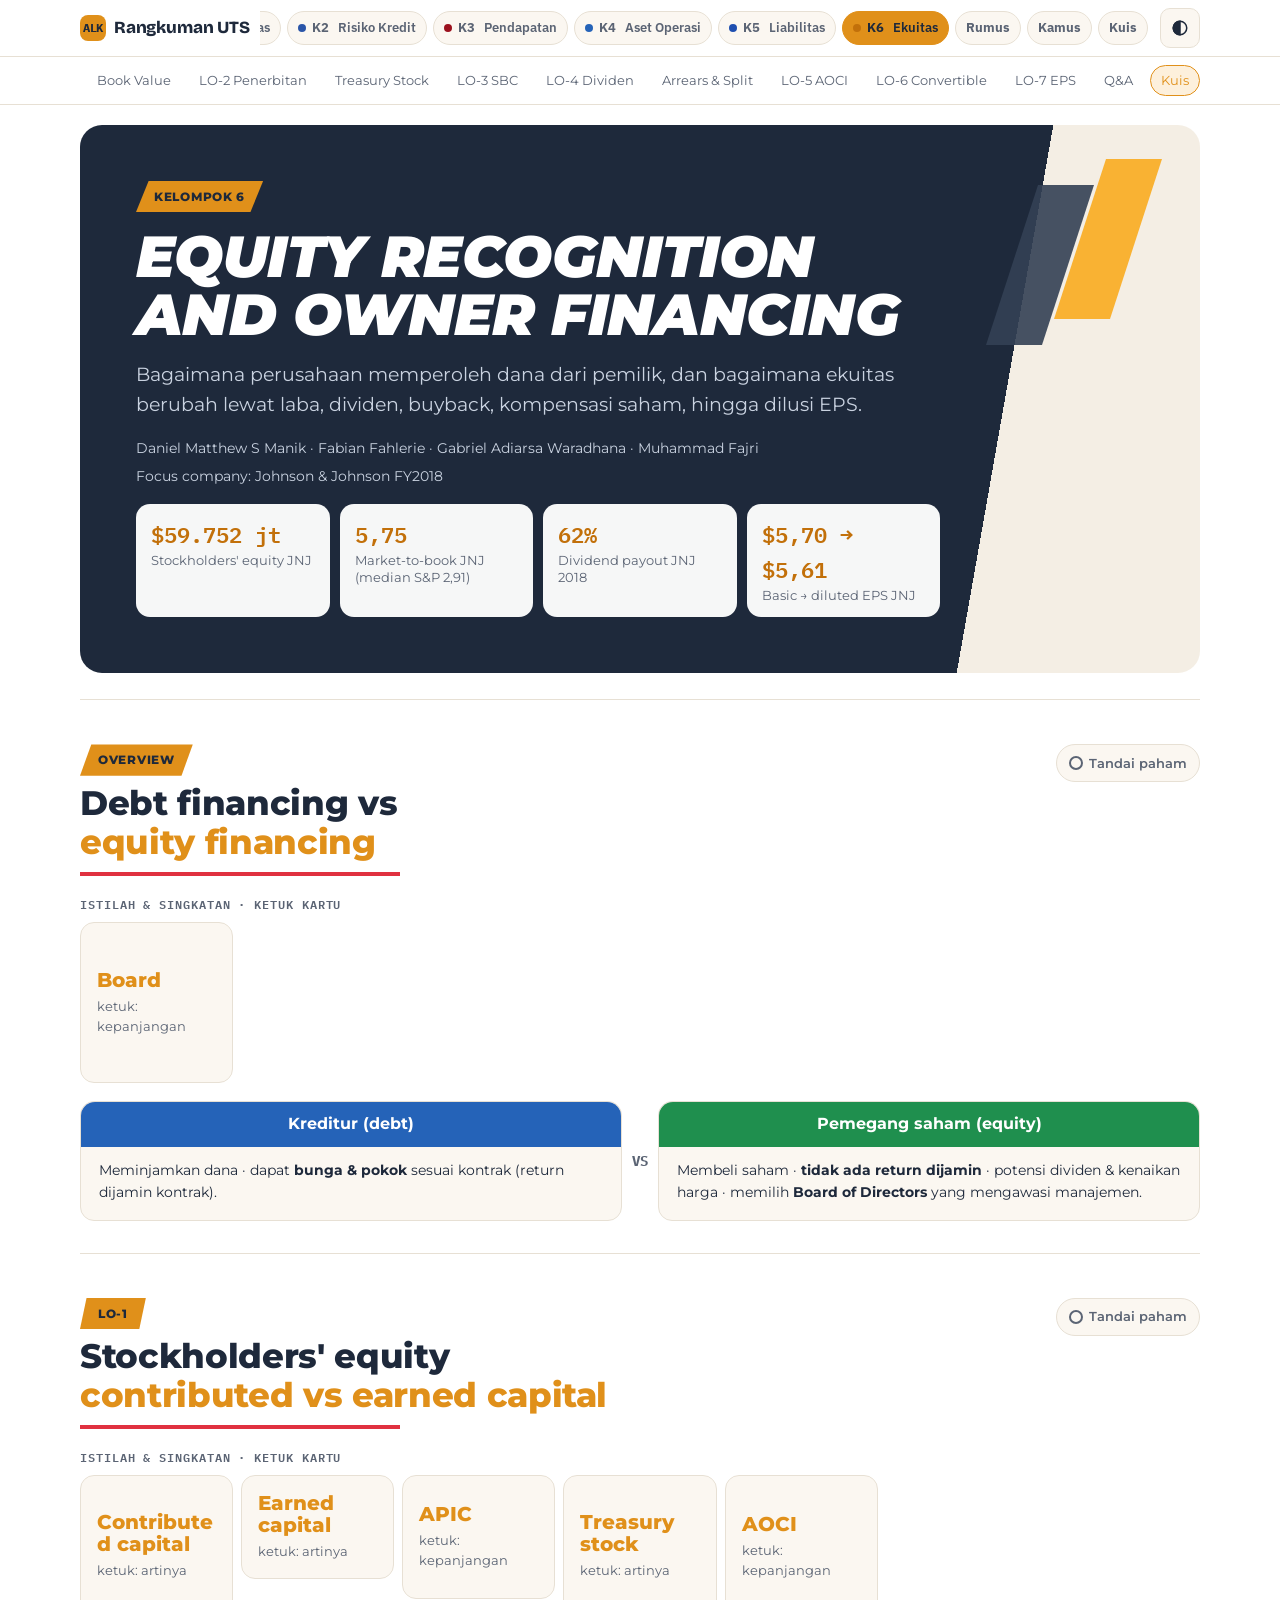
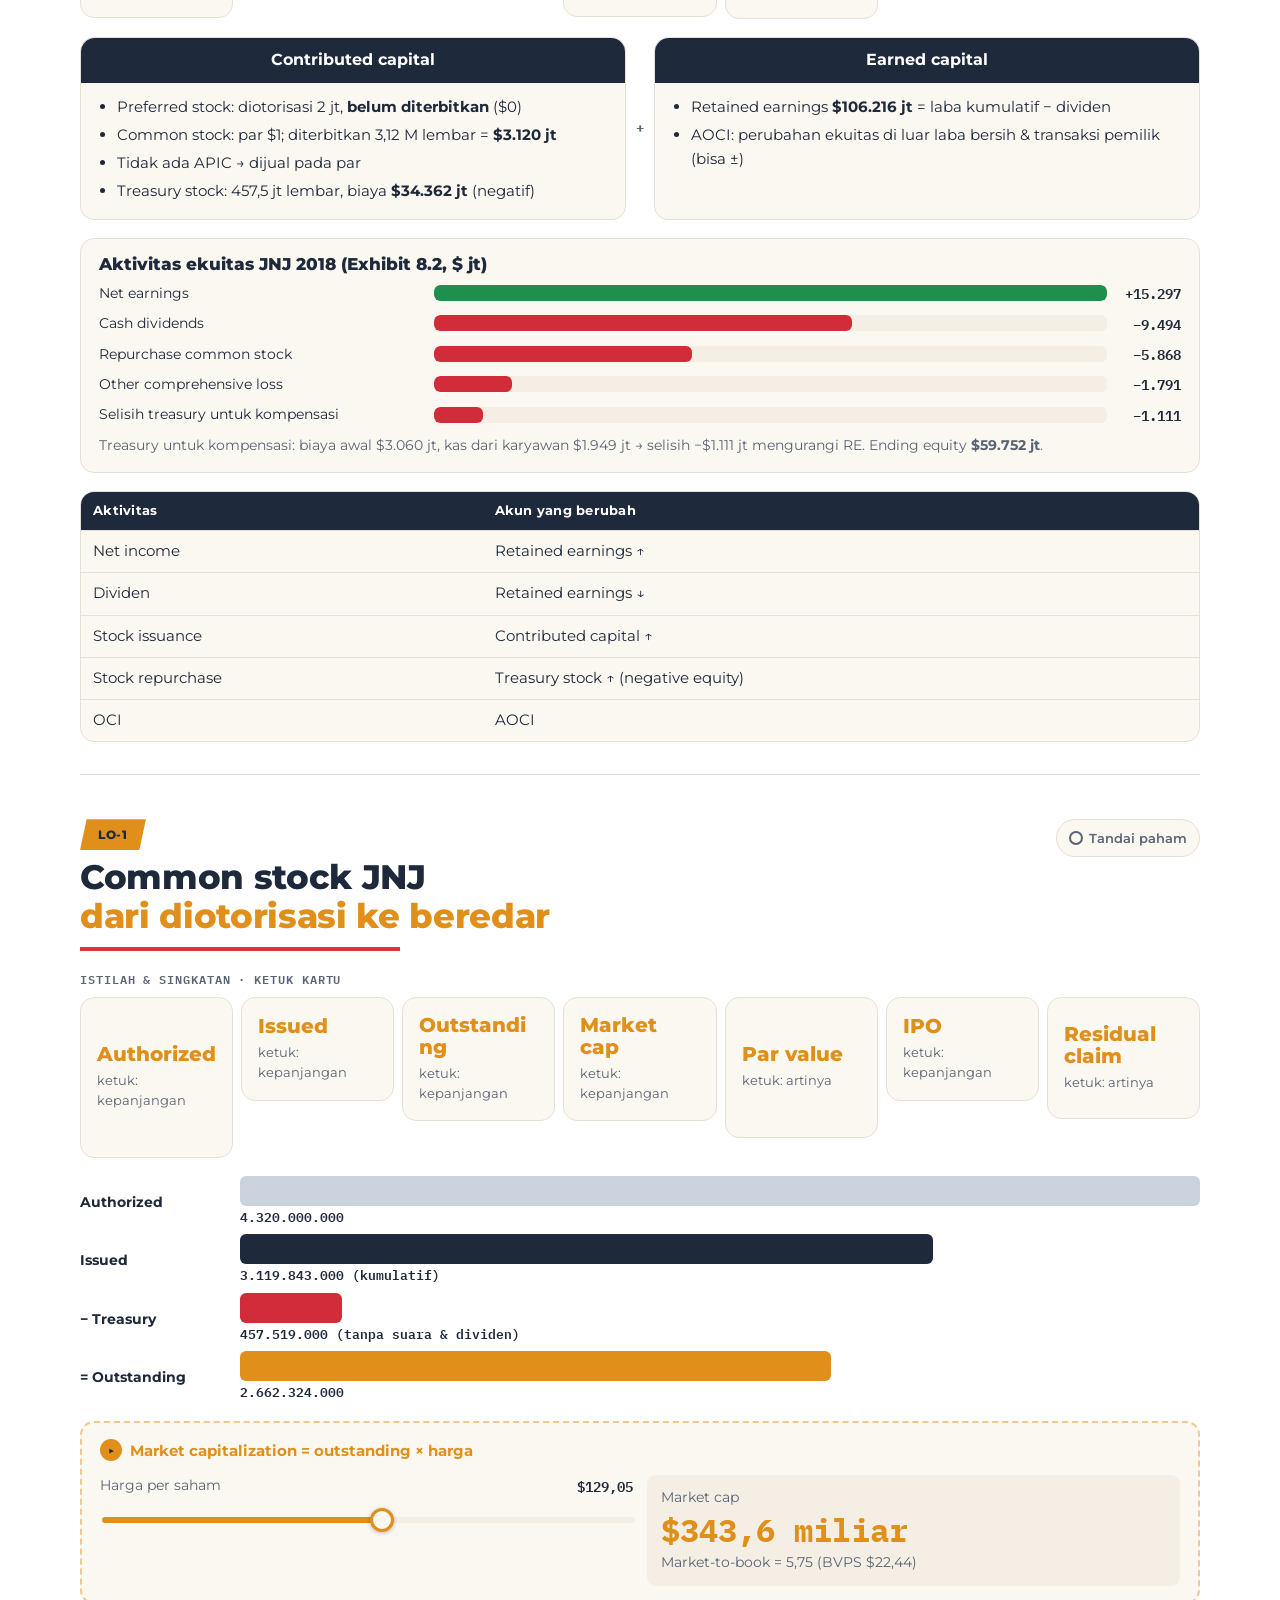
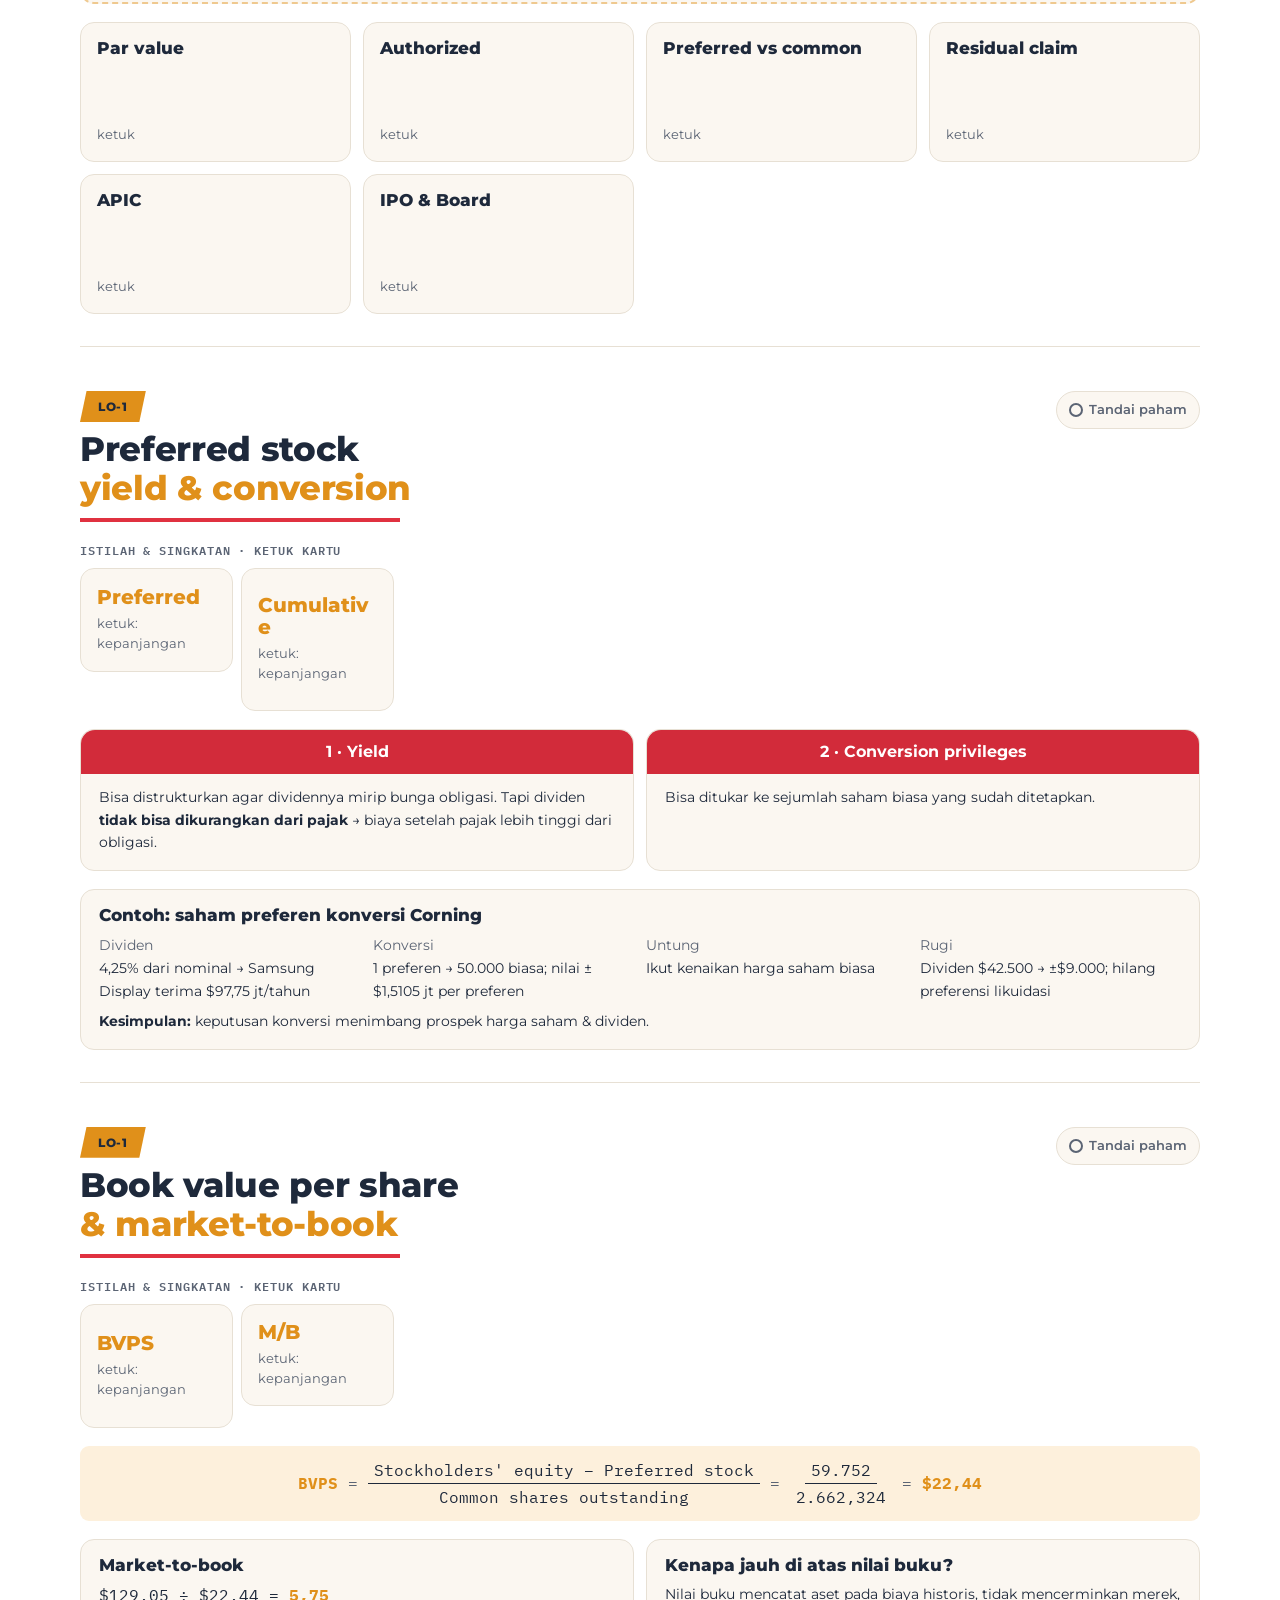
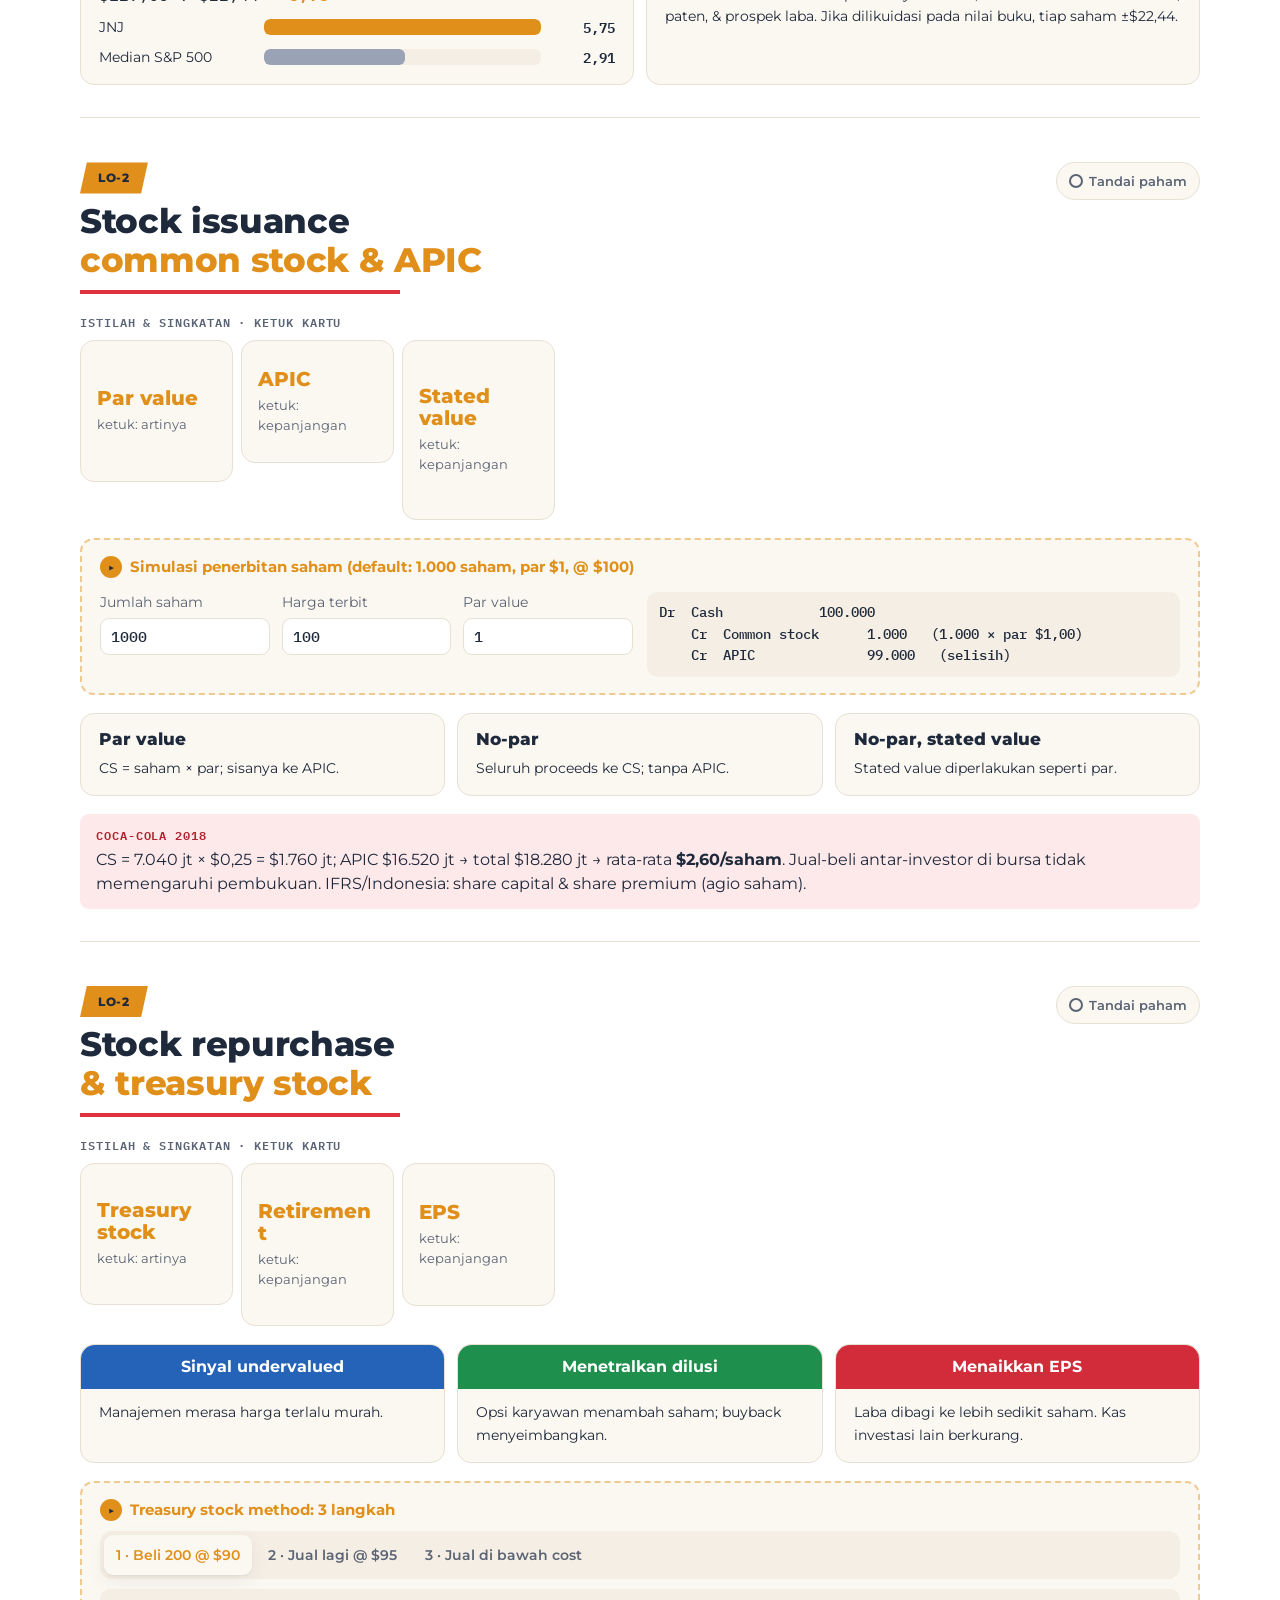
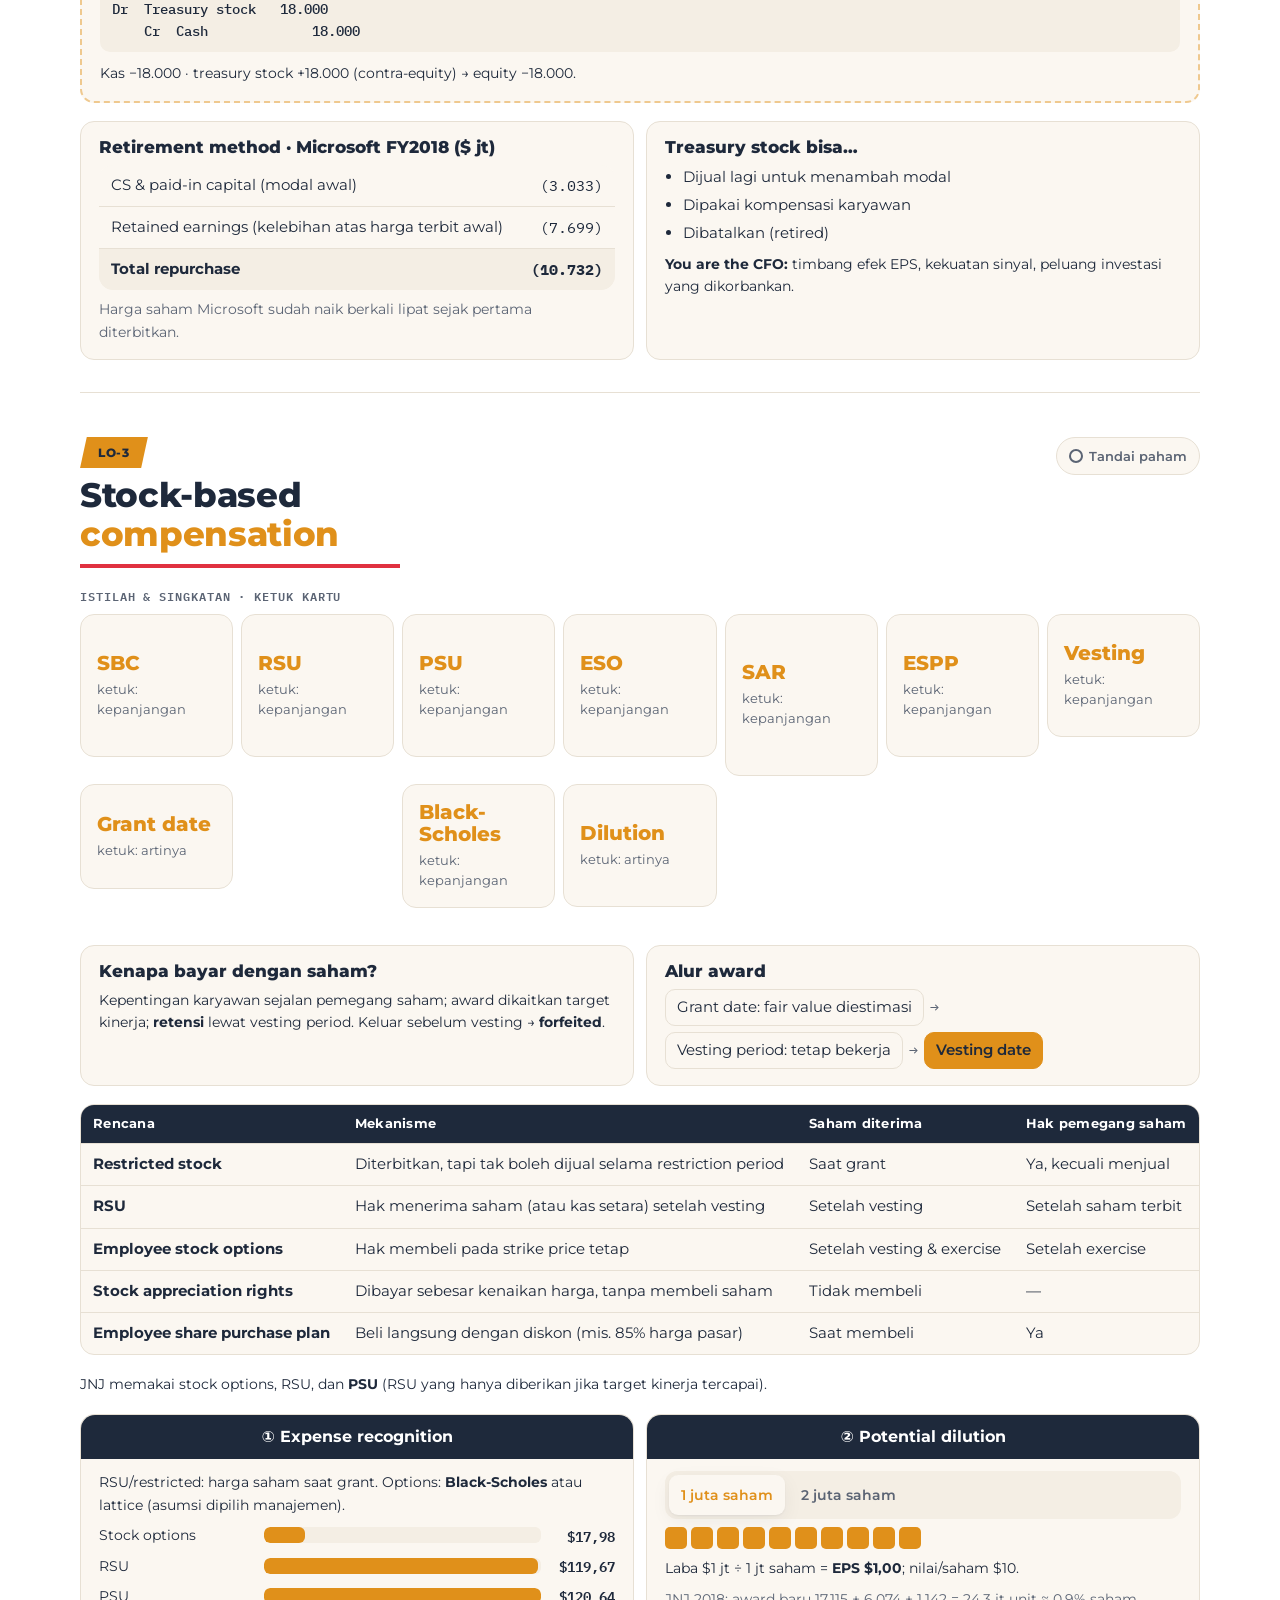
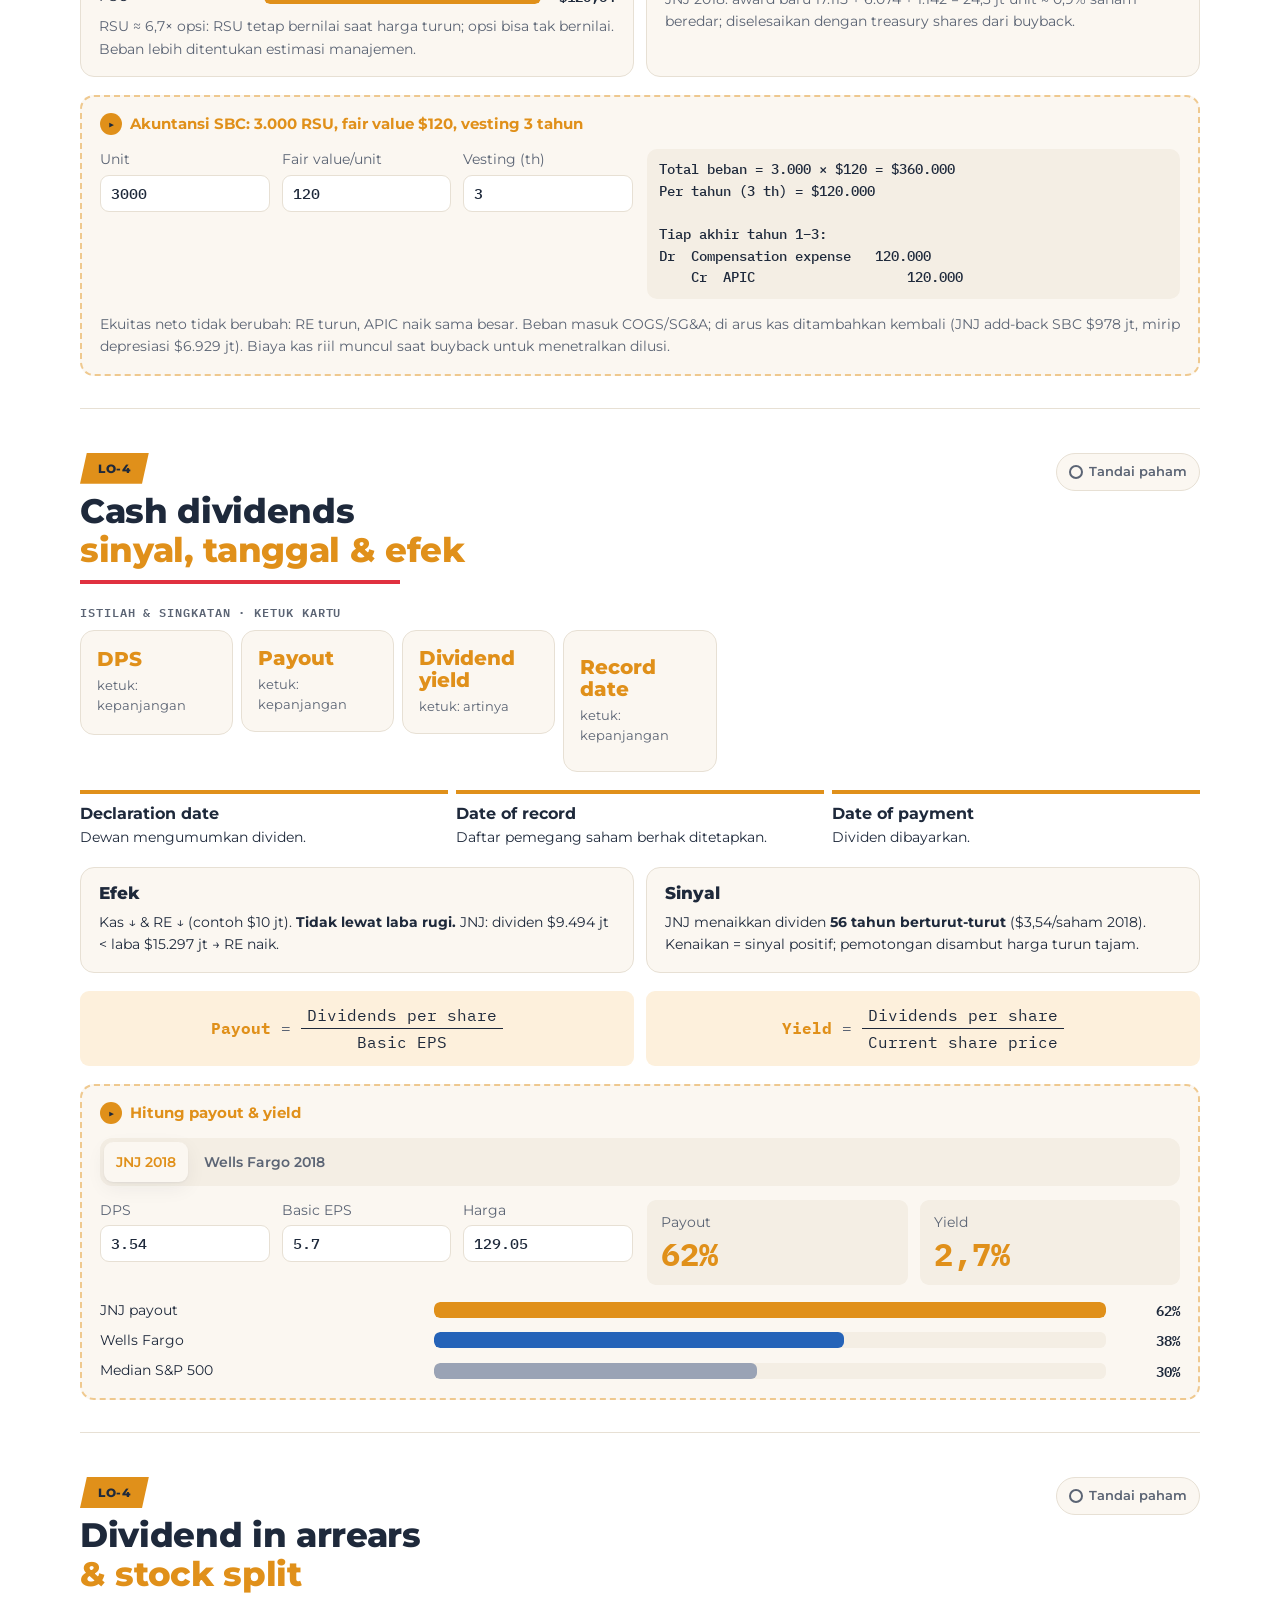
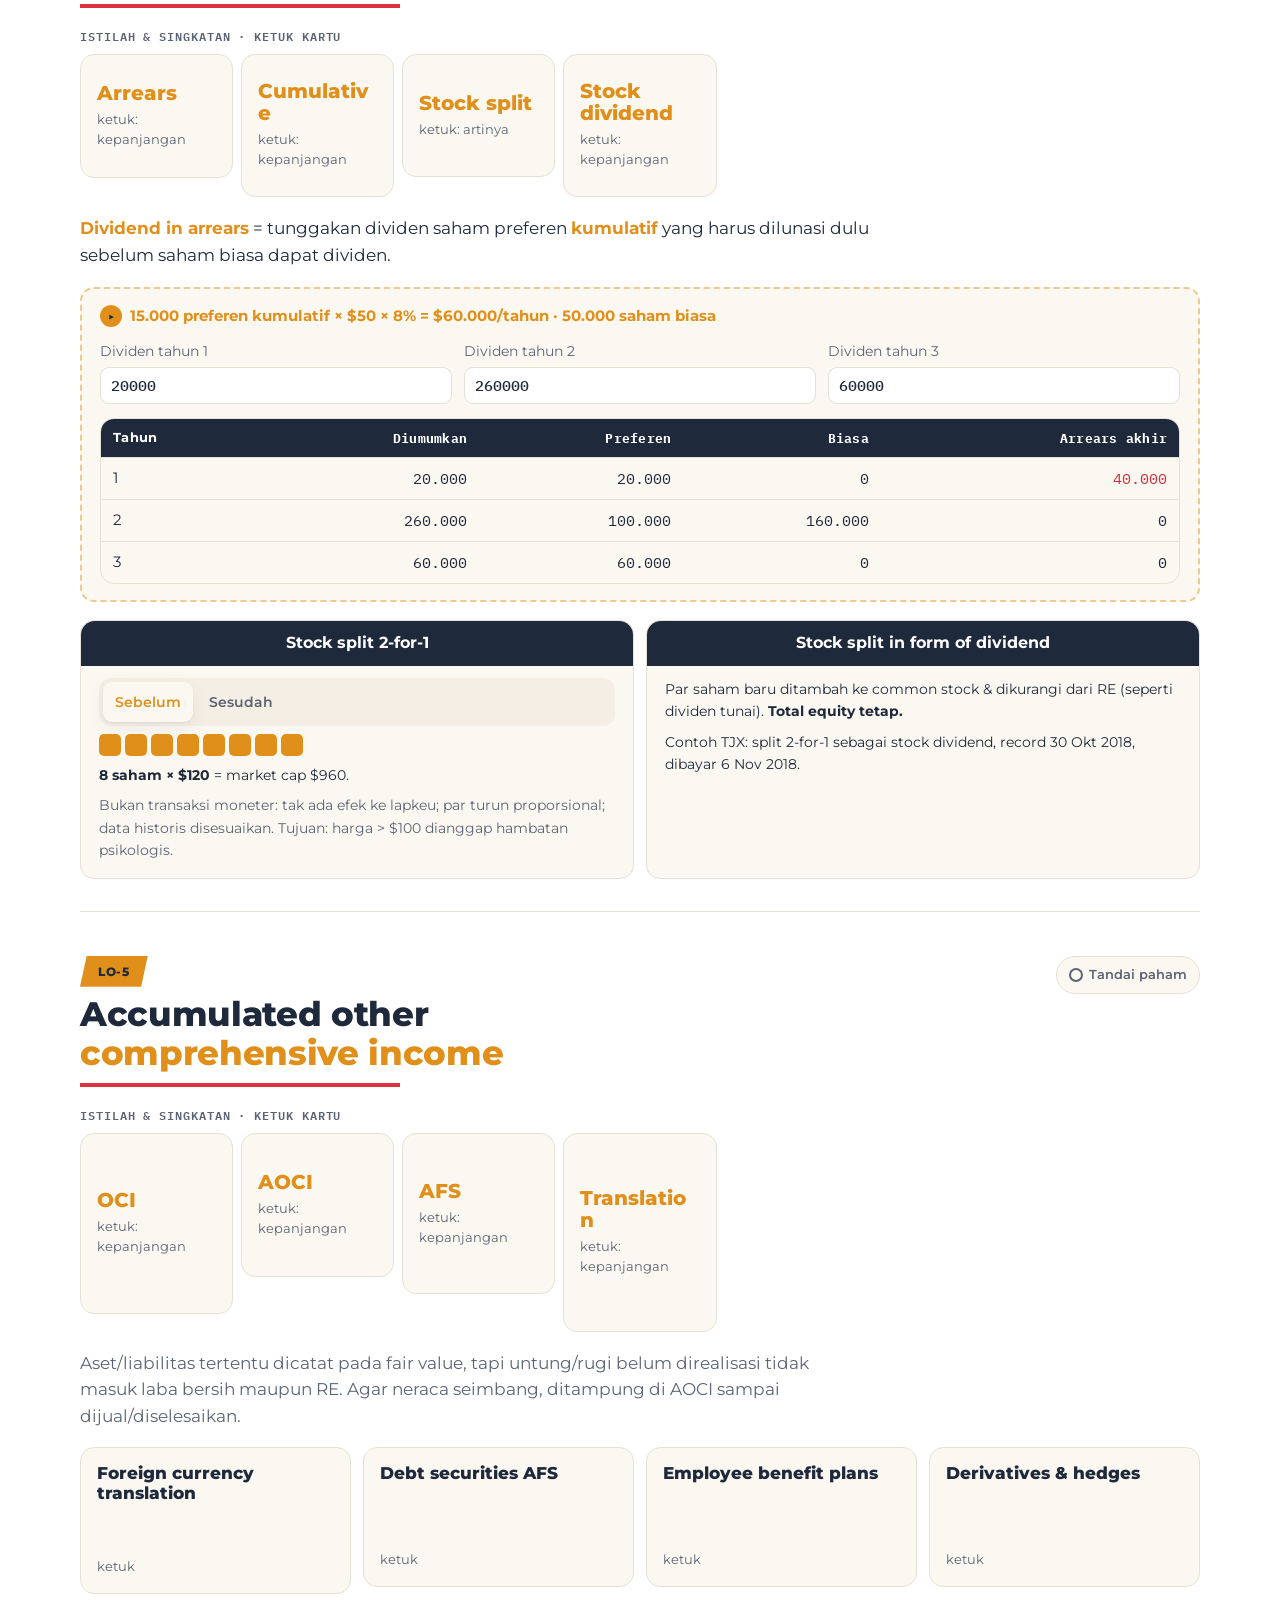
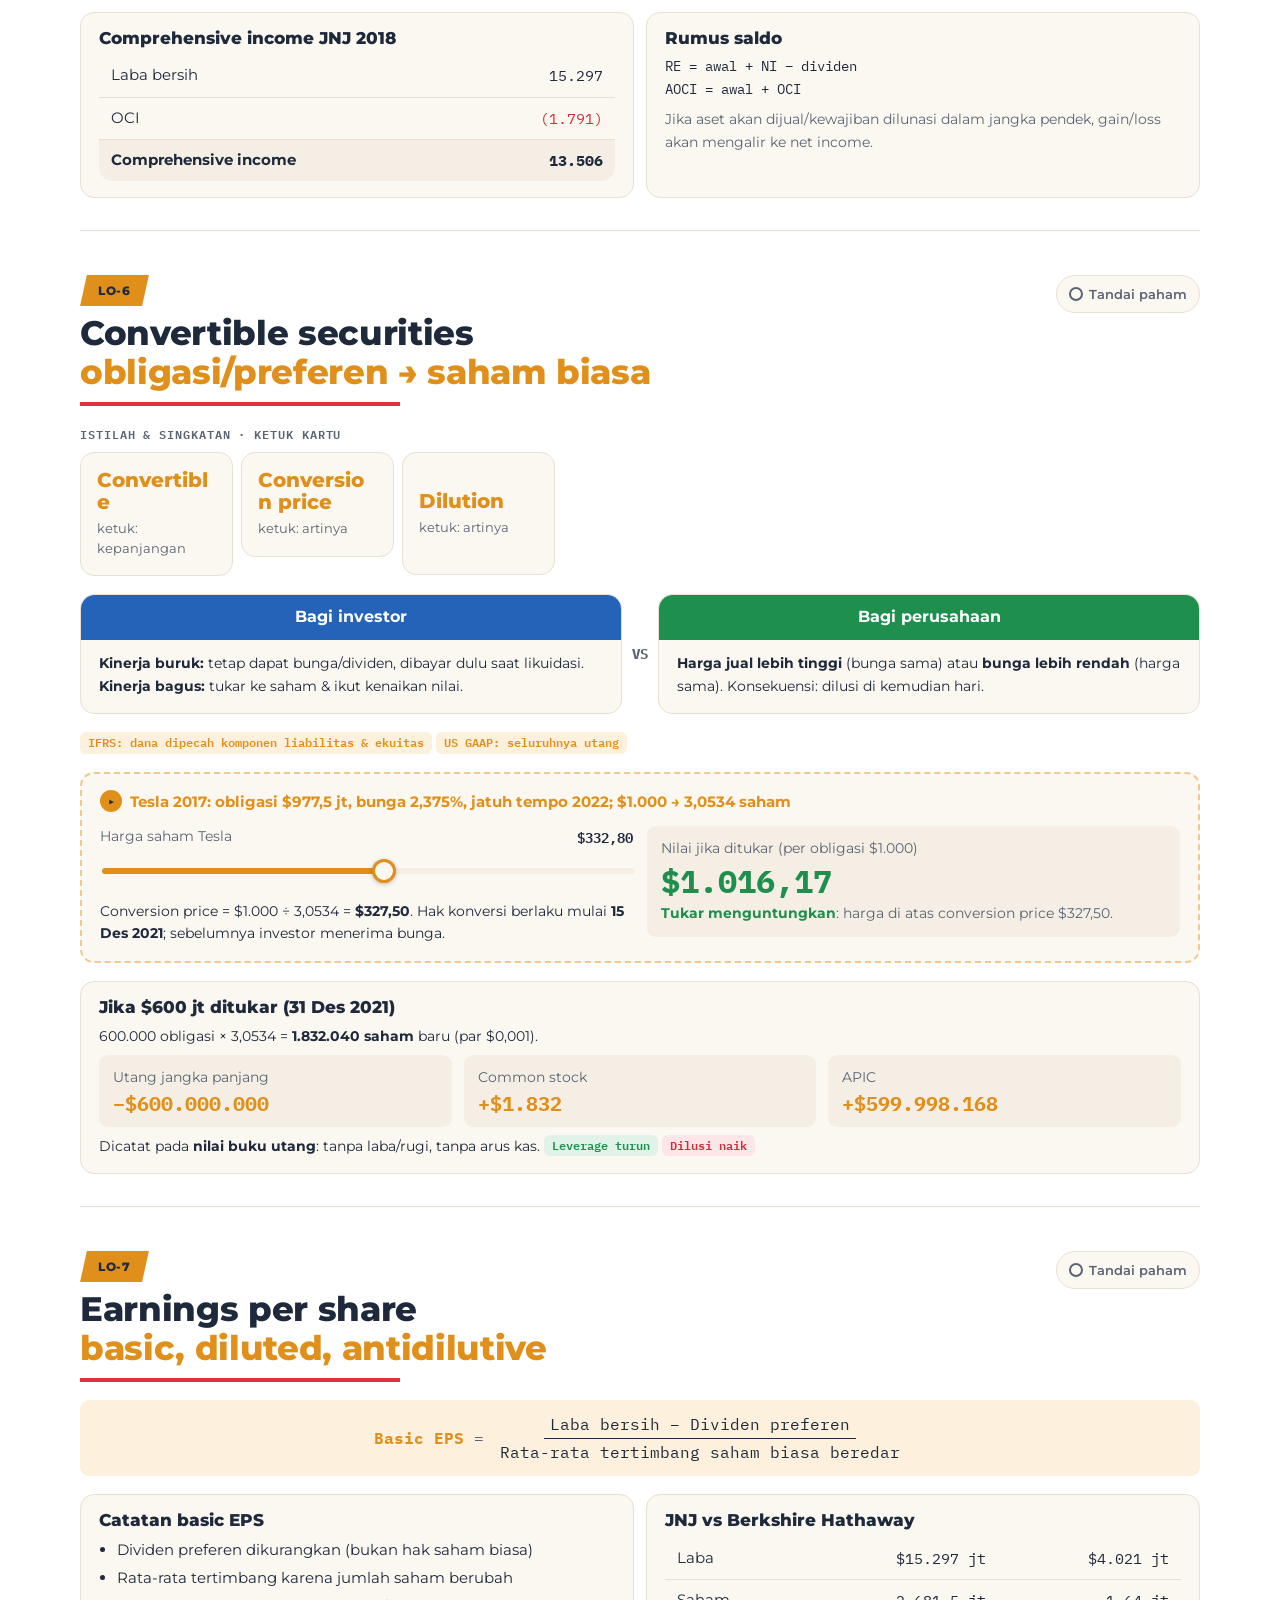
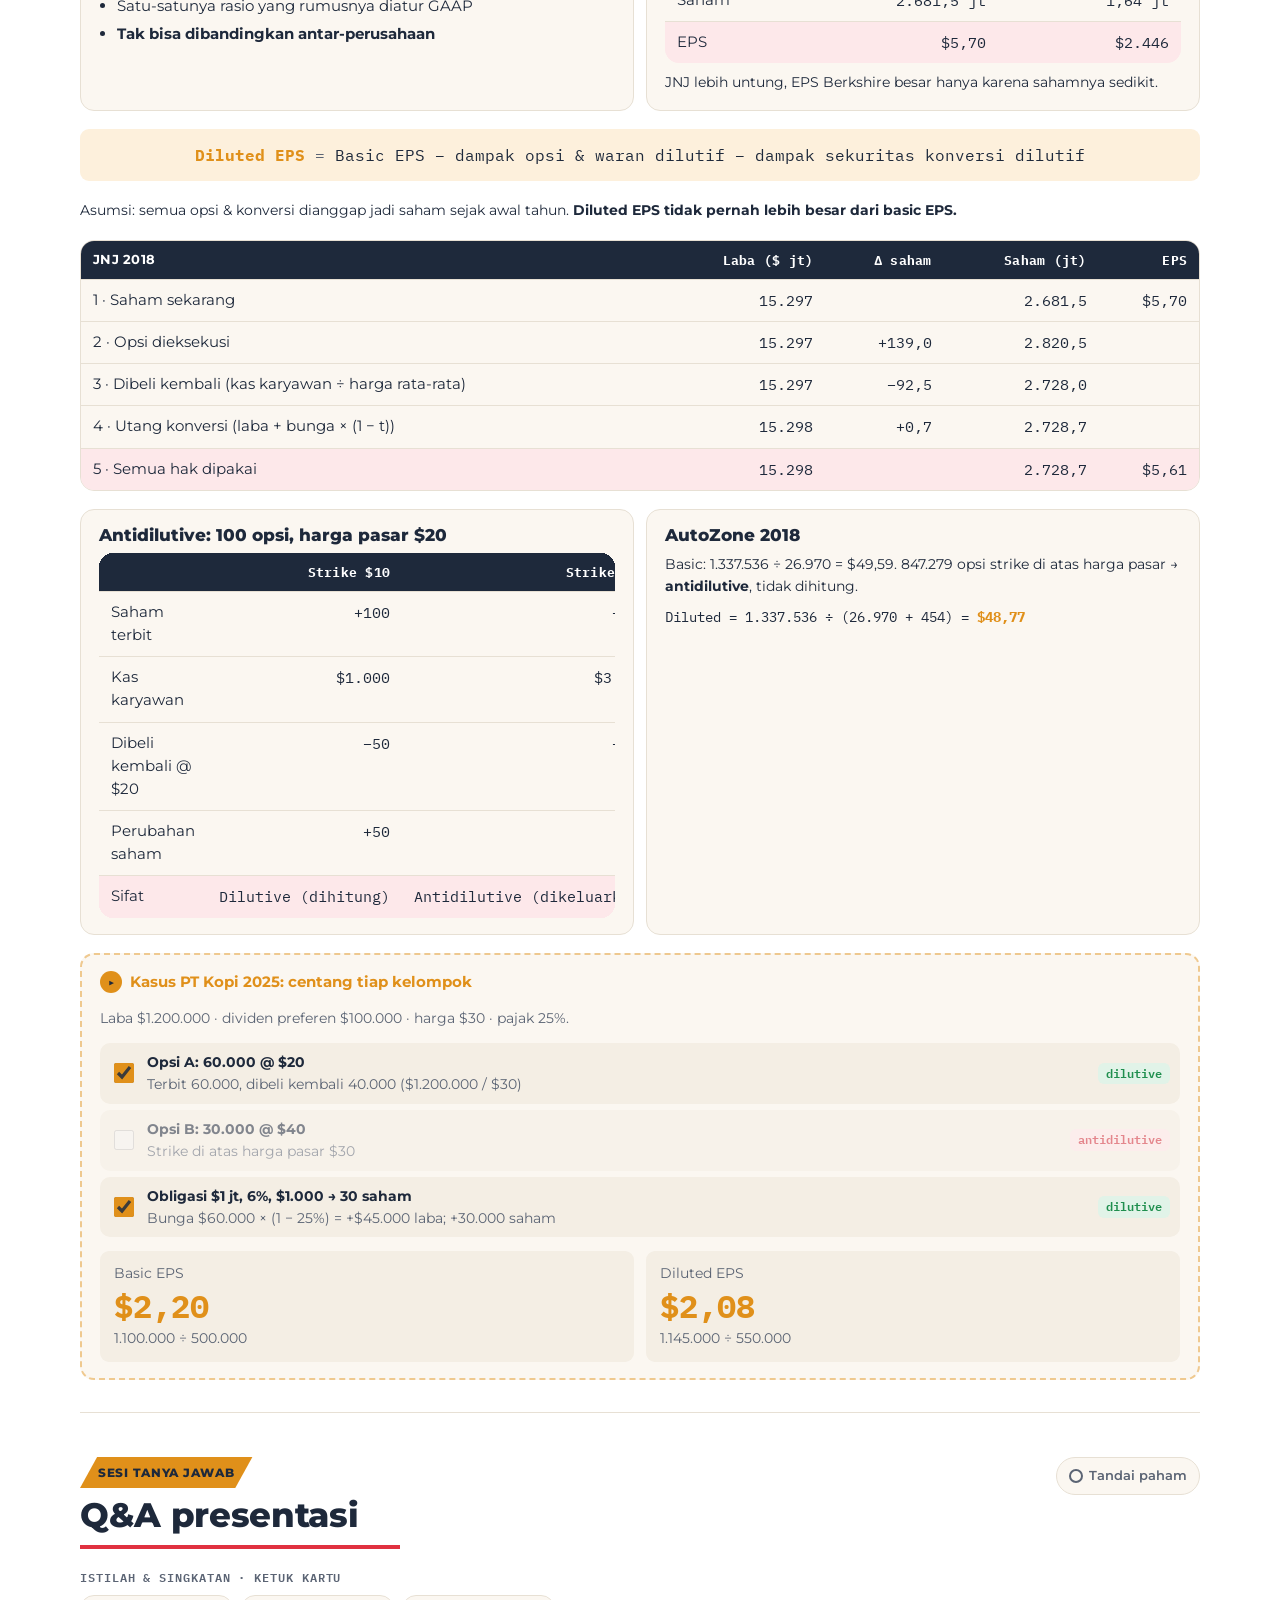
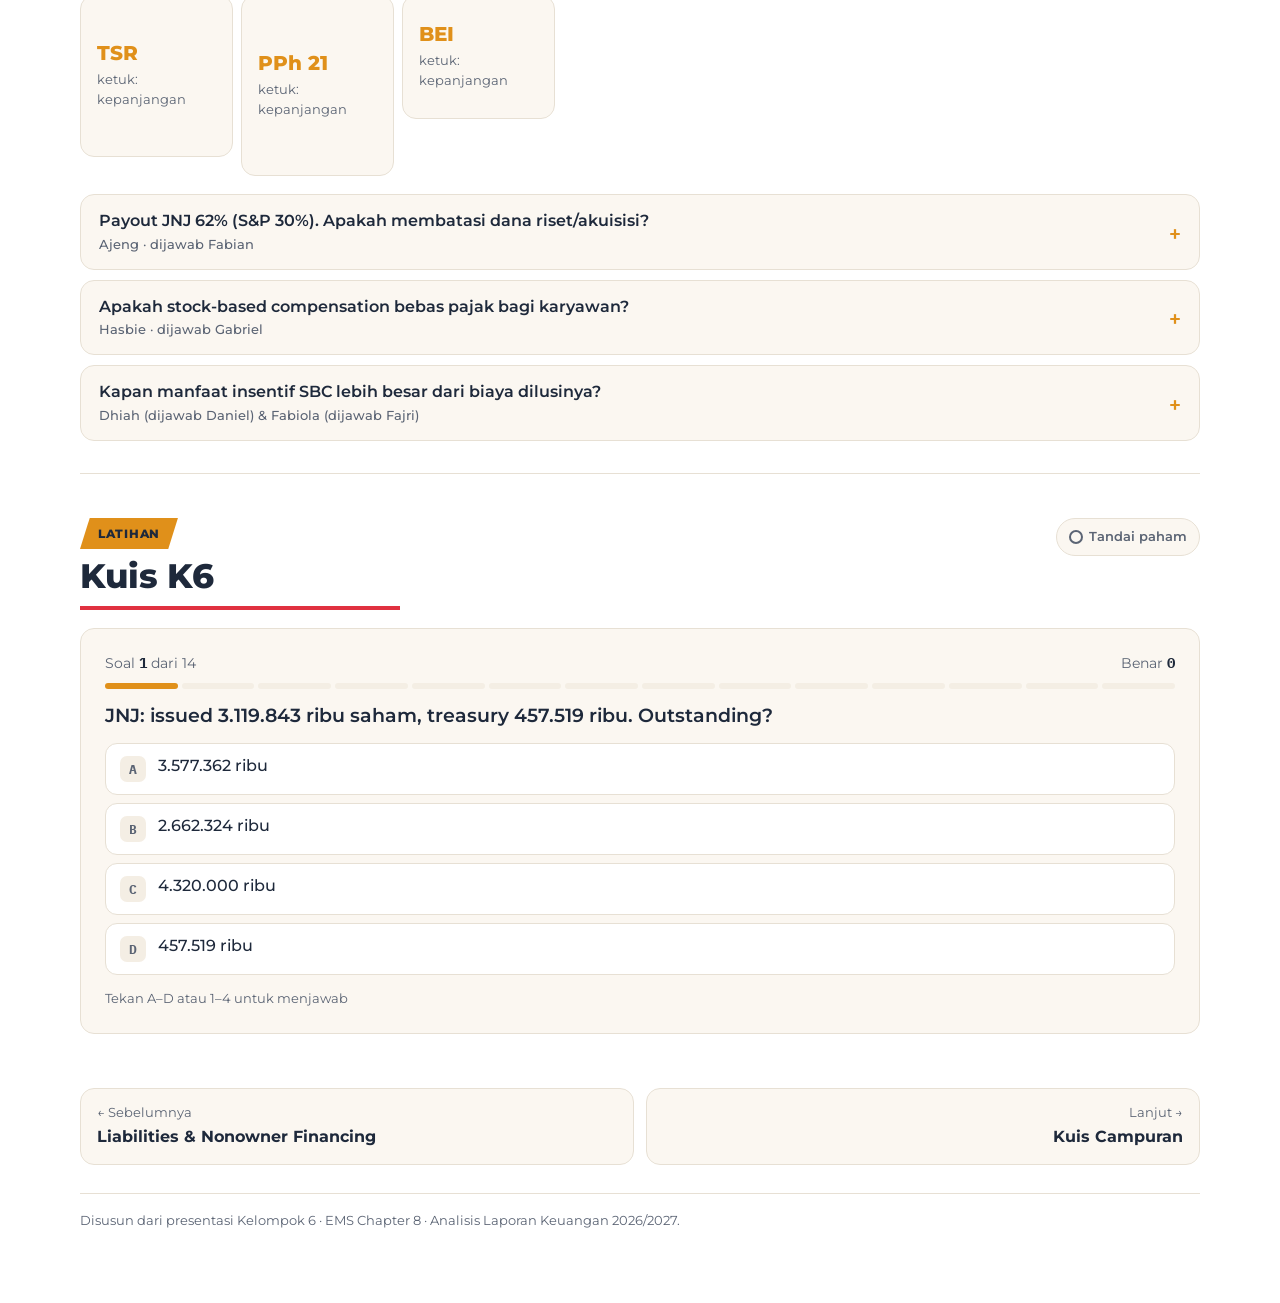
<file: equity.html>
<!doctype html>
<html lang="id">
<head>
<meta charset="utf-8">
<link rel="icon" href="assets/icon.svg" type="image/svg+xml">
<meta name="viewport" content="width=device-width, initial-scale=1, viewport-fit=cover">
<title>Equity &amp; Owner Financing · ALK</title>
<meta name="description" content="Rangkuman visual materi Kelompok 6: Equity Recognition and Owner Financing (EMS Chapter 8).">
<link rel="preconnect" href="https://fonts.googleapis.com"><link rel="preconnect" href="https://fonts.gstatic.com" crossorigin>
<link rel="stylesheet" href="https://fonts.googleapis.com/css2?family=Bricolage+Grotesque:wght@800&family=IBM+Plex+Mono:wght@500;600;700&family=IBM+Plex+Sans:wght@500;600&family=Montserrat:ital,wght@0,400;0,500;0,600;0,700;0,800;0,900;1,800;1,900&display=swap">
<link rel="stylesheet" href="assets/style.css?v=7">
<style>
  .funnel{display:grid;gap:6px}
  .funnel .r{display:grid;grid-template-columns:150px 1fr;gap:10px;align-items:center;font-size:14px}
  .funnel .r i{display:block;height:30px;border-radius:6px;transition:width .5s}
  .funnel .r span.v{font:600 13px var(--f-mono)}
  @media (max-width:560px){.funnel .r{grid-template-columns:1fr}}
  .je{font:500 13.5px/1.6 var(--f-mono);background:var(--surface-2);border-radius:10px;padding:10px 12px;white-space:pre;overflow-x:auto}
  .stepper{display:grid;gap:10px}
  .stepper .nav{display:flex;gap:8px;flex-wrap:wrap;align-items:center}
  .shares{display:flex;flex-wrap:wrap;gap:4px}
  .shares i{width:22px;height:22px;border-radius:5px;background:var(--k);transition:transform .3s}
  .shares.half i{width:15px;height:15px}
  .dates{display:grid;grid-template-columns:repeat(3,1fr);gap:8px}
  .dates div{border-top:4px solid var(--k);padding-top:8px}
  @media (max-width:560px){.dates{grid-template-columns:1fr}}
  .eps-step{display:grid;grid-template-columns:auto minmax(0,1fr) auto;gap:10px;align-items:center;padding:8px 10px;border-radius:10px;background:var(--surface-2);font-size:14px}
  .eps-step input{width:20px;height:20px;accent-color:var(--k)}
  .eps-step.off{opacity:.55}
</style>
</head>
<body class="k6" data-page="k6">
<header class="site"></header>
<nav class="toc" aria-label="Isi halaman"><div class="row">
  <a href="#intro">Debt vs Equity</a><a href="#lo1">LO-1 Akun Ekuitas</a><a href="#shares">Jumlah Saham</a><a href="#pref">Preferred</a><a href="#bvps">Book Value</a><a href="#issue">LO-2 Penerbitan</a><a href="#treasury">Treasury Stock</a><a href="#sbc">LO-3 SBC</a><a href="#div">LO-4 Dividen</a><a href="#split">Arrears &amp; Split</a><a href="#aoci">LO-5 AOCI</a><a href="#conv">LO-6 Convertible</a><a href="#eps">LO-7 EPS</a><a href="#qna">Q&amp;A</a><a href="#kuis">Kuis</a>
</div></nav>

<main class="wrap">
<section class="hero">
  <span class="slash b deco" aria-hidden="true"></span><span class="slash deco" aria-hidden="true"></span>
  <div class="hero-tag"><span class="lo">Kelompok 6</span></div>
  <h1>Equity Recognition<br>and Owner Financing</h1>
  <p class="hero-sub">Bagaimana perusahaan memperoleh dana dari pemilik, dan bagaimana ekuitas berubah lewat laba, dividen, buyback, kompensasi saham, hingga dilusi EPS.</p>
  <div class="hero-meta"><span>Daniel Matthew S Manik · Fabian Fahlerie · Gabriel Adiarsa Waradhana · Muhammad Fajri</span><span>Focus company: Johnson &amp; Johnson FY2018</span></div>
  <div class="stats">
    <div class="stat"><span class="v">$59.752 jt</span><span class="l">Stockholders' equity JNJ</span></div>
    <div class="stat"><span class="v">5,75</span><span class="l">Market-to-book JNJ (median S&amp;P 2,91)</span></div>
    <div class="stat"><span class="v">62%</span><span class="l">Dividend payout JNJ 2018</span></div>
    <div class="stat"><span class="v">$5,70 → $5,61</span><span class="l">Basic → diluted EPS JNJ</span></div>
  </div>
</section>

<section class="sec" id="intro">
  <div class="sec-head"><div class="t"><span class="lo">Overview</span><h2>Debt financing vs<span class="acc">equity financing</span></h2></div><button class="done" data-done="k6-intro"></button></div>
  <div class="terms" data-terms="Board"></div>
  <div class="vs">
    <div class="card c-blue"><div class="card-h">Kreditur (debt)</div><p class="small">Meminjamkan dana · dapat <b>bunga &amp; pokok</b> sesuai kontrak (return dijamin kontrak).</p></div>
    <span class="mid">VS</span>
    <div class="card c-green"><div class="card-h">Pemegang saham (equity)</div><p class="small">Membeli saham · <b>tidak ada return dijamin</b> · potensi dividen &amp; kenaikan harga · memilih <b>Board of Directors</b> yang mengawasi manajemen.</p></div>
  </div>
</section>

<section class="sec" id="lo1">
  <div class="sec-head"><div class="t"><span class="lo">LO-1</span><h2>Stockholders' equity<span class="acc">contributed vs earned capital</span></h2></div><button class="done" data-done="k6-lo1"></button></div>
  <div class="terms" data-terms="Contributed capital|Earned capital|APIC|Treasury stock|AOCI"></div>
  <div class="vs">
    <div class="card"><div class="card-h">Contributed capital</div><ul class="small"><li>Preferred stock: diotorisasi 2 jt, <b>belum diterbitkan</b> ($0)</li><li>Common stock: par $1; diterbitkan 3,12 M lembar = <b>$3.120 jt</b></li><li>Tidak ada APIC → dijual pada par</li><li>Treasury stock: 457,5 jt lembar, biaya <b>$34.362 jt</b> (negatif)</li></ul></div>
    <span class="mid">+</span>
    <div class="card"><div class="card-h">Earned capital</div><ul class="small"><li>Retained earnings <b>$106.216 jt</b> = laba kumulatif − dividen</li><li>AOCI: perubahan ekuitas di luar laba bersih &amp; transaksi pemilik (bisa ±)</li></ul></div>
  </div>
  <div class="card"><h4>Aktivitas ekuitas JNJ 2018 (Exhibit 8.2, $ jt)</h4>
    <div class="bars" id="eqBars"></div>
    <p class="small muted">Treasury untuk kompensasi: biaya awal $3.060 jt, kas dari karyawan $1.949 jt → selisih −$1.111 jt mengurangi RE. Ending equity <b>$59.752 jt</b>.</p></div>
  <div class="tbl fit"><table><thead><tr><th>Aktivitas</th><th>Akun yang berubah</th></tr></thead><tbody>
    <tr><td>Net income</td><td>Retained earnings ↑</td></tr><tr><td>Dividen</td><td>Retained earnings ↓</td></tr><tr><td>Stock issuance</td><td>Contributed capital ↑</td></tr><tr><td>Stock repurchase</td><td>Treasury stock ↑ (negative equity)</td></tr><tr><td>OCI</td><td>AOCI</td></tr>
  </tbody></table></div>
</section>

<section class="sec" id="shares">
  <div class="sec-head"><div class="t"><span class="lo">LO-1</span><h2>Common stock JNJ<span class="acc">dari diotorisasi ke beredar</span></h2></div><button class="done" data-done="k6-shares"></button></div>
  <div class="terms" data-terms="Authorized|Issued|Outstanding|Market cap|Par value|IPO|Residual claim"></div>
  <div class="funnel">
    <div class="r"><b>Authorized</b><span><i style="width:100%;background:#CBD3DF"></i><span class="v">4.320.000.000</span></span></div>
    <div class="r"><b>Issued</b><span><i style="width:72.2%;background:#1E293B"></i><span class="v">3.119.843.000 (kumulatif)</span></span></div>
    <div class="r"><b>− Treasury</b><span><i style="width:10.6%;background:#D22B3A"></i><span class="v">457.519.000 (tanpa suara &amp; dividen)</span></span></div>
    <div class="r"><b>= Outstanding</b><span><i style="width:61.6%;background:#E0901A"></i><span class="v">2.662.324.000</span></span></div>
  </div>
  <div class="widget">
    <div class="w-title">Market capitalization = outstanding × harga</div>
    <div class="w-grid">
      <div class="ctrl"><label for="px">Harga per saham <output id="pxO"></output></label><input type="range" id="px" min="50" max="200" step="0.05" value="129.05"></div>
      <div class="out"><span class="cap">Market cap</span><span class="big" id="mcO"></span><span class="cap" id="mbO"></span></div>
    </div>
  </div>
  <div class="flips">
    <button class="flip"><span class="flip-in"><span class="face front"><h4>Par value</h4><span class="hint">ketuk</span></span><span class="face back">Nilai per saham di anggaran dasar; tak terkait harga pasar. Dipakai membagi hasil penerbitan ke CS &amp; APIC.</span></span></button>
    <button class="flip"><span class="flip-in"><span class="face front"><h4>Authorized</h4><span class="hint">ketuk</span></span><span class="face back">Maksimum yang boleh diterbitkan tanpa persetujuan pemegang saham.</span></span></button>
    <button class="flip"><span class="flip-in"><span class="face front"><h4>Preferred vs common</h4><span class="hint">ketuk</span></span><span class="face back">Preferen: umumnya tanpa suara, prioritas dividen &amp; likuidasi. Biasa: hak suara, dividen setelah preferen.</span></span></button>
    <button class="flip"><span class="flip-in"><span class="face front"><h4>Residual claim</h4><span class="hint">ketuk</span></span><span class="face back">Hak atas sisa kas setelah likuidasi &amp; pelunasan kewajiban.</span></span></button>
    <button class="flip"><span class="flip-in"><span class="face front"><h4>APIC</h4><span class="hint">ketuk</span></span><span class="face back">Modal disetor tambahan: selisih harga terbit di atas par.</span></span></button>
    <button class="flip"><span class="flip-in"><span class="face front"><h4>IPO &amp; Board</h4><span class="hint">ketuk</span></span><span class="face back">IPO: penjualan saham perdana ke publik. Board: wakil pemegang saham, menunjuk CEO &amp; mengawasi operasi.</span></span></button>
  </div>
</section>

<section class="sec" id="pref">
  <div class="sec-head"><div class="t"><span class="lo">LO-1</span><h2>Preferred stock<span class="acc">yield &amp; conversion</span></h2></div><button class="done" data-done="k6-pref"></button></div>
  <div class="terms" data-terms="Preferred|Cumulative"></div>
  <div class="grid" style="--min:280px">
    <div class="card c-red"><div class="card-h">1 · Yield</div><p class="small">Bisa distrukturkan agar dividennya mirip bunga obligasi. Tapi dividen <b>tidak bisa dikurangkan dari pajak</b> → biaya setelah pajak lebih tinggi dari obligasi.</p></div>
    <div class="card c-red"><div class="card-h">2 · Conversion privileges</div><p class="small">Bisa ditukar ke sejumlah saham biasa yang sudah ditetapkan.</p></div>
  </div>
  <div class="card"><h4>Contoh: saham preferen konversi Corning</h4>
    <div class="grid" style="--min:200px"><div><span class="small muted">Dividen</span><p class="small">4,25% dari nominal → Samsung Display terima $97,75 jt/tahun</p></div><div><span class="small muted">Konversi</span><p class="small">1 preferen → 50.000 biasa; nilai ±$1,5105 jt per preferen</p></div><div><span class="small muted">Untung</span><p class="small">Ikut kenaikan harga saham biasa</p></div><div><span class="small muted">Rugi</span><p class="small">Dividen $42.500 → ±$9.000; hilang preferensi likuidasi</p></div></div>
    <p class="small"><b>Kesimpulan:</b> keputusan konversi menimbang prospek harga saham &amp; dividen.</p></div>
</section>

<section class="sec" id="bvps">
  <div class="sec-head"><div class="t"><span class="lo">LO-1</span><h2>Book value per share<span class="acc">&amp; market-to-book</span></h2></div><button class="done" data-done="k6-bvps"></button></div>
  <div class="terms" data-terms="BVPS|M/B"></div>
  <div class="formula"><span class="n">BVPS</span><span class="op">=</span><span class="frac"><span>Stockholders' equity − Preferred stock</span><span>Common shares outstanding</span></span><span class="op">=</span><span class="frac"><span>59.752</span><span>2.662,324</span></span><span class="op">=</span><span class="n">$22,44</span></div>
  <div class="grid" style="--min:260px">
    <div class="card"><h4>Market-to-book</h4><p class="mono">$129,05 ÷ $22,44 = <b class="k">5,75</b></p><div class="bars"><div class="bar"><span class="lab">JNJ</span><span class="tr"><span class="fill" style="--w:100%"></span></span><span class="v">5,75</span></div><div class="bar"><span class="lab">Median S&amp;P 500</span><span class="tr"><span class="fill" style="--w:51%;--c:#9AA3B5"></span></span><span class="v">2,91</span></div></div></div>
    <div class="card"><h4>Kenapa jauh di atas nilai buku?</h4><p class="small">Nilai buku mencatat aset pada biaya historis, tidak mencerminkan merek, paten, &amp; prospek laba. Jika dilikuidasi pada nilai buku, tiap saham ±$22,44.</p></div>
  </div>
</section>

<section class="sec" id="issue">
  <div class="sec-head"><div class="t"><span class="lo">LO-2</span><h2>Stock issuance<span class="acc">common stock &amp; APIC</span></h2></div><button class="done" data-done="k6-issue"></button></div>
  <div class="terms" data-terms="Par value|APIC|Stated value"></div>
  <div class="widget">
    <div class="w-title">Simulasi penerbitan saham (default: 1.000 saham, par $1, @ $100)</div>
    <div class="w-grid">
      <div class="grid" style="--min:110px">
        <div class="ctrl"><label for="iq">Jumlah saham</label><input type="number" id="iq" value="1000" min="0"></div>
        <div class="ctrl"><label for="ip">Harga terbit</label><input type="number" id="ip" value="100" min="0" step="0.01"></div>
        <div class="ctrl"><label for="ipar">Par value</label><input type="number" id="ipar" value="1" min="0" step="0.01"></div>
      </div>
      <div class="je" id="iJe"></div>
    </div>
  </div>
  <div class="grid" style="--min:200px">
    <div class="card"><h4>Par value</h4><p class="small">CS = saham × par; sisanya ke APIC.</p></div>
    <div class="card"><h4>No-par</h4><p class="small">Seluruh proceeds ke CS; tanpa APIC.</p></div>
    <div class="card"><h4>No-par, stated value</h4><p class="small">Stated value diperlakukan seperti par.</p></div>
  </div>
  <p class="callout"><span class="lbl">Coca-Cola 2018</span>CS = 7.040 jt × $0,25 = $1.760 jt; APIC $16.520 jt → total $18.280 jt → rata-rata <b>$2,60/saham</b>. Jual-beli antar-investor di bursa tidak memengaruhi pembukuan. IFRS/Indonesia: share capital &amp; share premium (agio saham).</p>
</section>

<section class="sec" id="treasury">
  <div class="sec-head"><div class="t"><span class="lo">LO-2</span><h2>Stock repurchase<span class="acc">&amp; treasury stock</span></h2></div><button class="done" data-done="k6-treasury"></button></div>
  <div class="terms" data-terms="Treasury stock|Retirement|EPS"></div>
  <div class="grid" style="--min:220px">
    <div class="card c-blue"><div class="card-h">Sinyal undervalued</div><p class="small">Manajemen merasa harga terlalu murah.</p></div>
    <div class="card c-green"><div class="card-h">Menetralkan dilusi</div><p class="small">Opsi karyawan menambah saham; buyback menyeimbangkan.</p></div>
    <div class="card c-red"><div class="card-h">Menaikkan EPS</div><p class="small">Laba dibagi ke lebih sedikit saham. Kas investasi lain berkurang.</p></div>
  </div>
  <div class="widget stepper">
    <div class="w-title">Treasury stock method: 3 langkah</div>
    <div class="seg" id="tsSeg"><button data-v="0" aria-pressed="true">1 · Beli 200 @ $90</button><button data-v="1">2 · Jual lagi @ $95</button><button data-v="2">3 · Jual di bawah cost</button></div>
    <div class="je" id="tsJe"></div>
    <p class="small" id="tsN"></p>
  </div>
  <div class="grid" style="--min:260px">
    <div class="card"><h4>Retirement method · Microsoft FY2018 ($ jt)</h4><div class="tbl fit" style="border:0"><table><tbody><tr><td>CS &amp; paid-in capital (modal awal)</td><td class="n">(3.033)</td></tr><tr><td>Retained earnings (kelebihan atas harga terbit awal)</td><td class="n">(7.699)</td></tr><tr class="tot"><td>Total repurchase</td><td class="n">(10.732)</td></tr></tbody></table></div><p class="small muted">Harga saham Microsoft sudah naik berkali lipat sejak pertama diterbitkan.</p></div>
    <div class="card"><h4>Treasury stock bisa…</h4><ul class="small"><li>Dijual lagi untuk menambah modal</li><li>Dipakai kompensasi karyawan</li><li>Dibatalkan (retired)</li></ul><p class="small"><b>You are the CFO:</b> timbang efek EPS, kekuatan sinyal, peluang investasi yang dikorbankan.</p></div>
  </div>
</section>

<section class="sec" id="sbc">
  <div class="sec-head"><div class="t"><span class="lo">LO-3</span><h2>Stock-based<span class="acc">compensation</span></h2></div><button class="done" data-done="k6-sbc"></button></div>
  <div class="terms" data-terms="SBC|RSU|PSU|ESO|SAR|ESPP|Vesting|Grant date|Forfeiture|Black-Scholes|Dilution"></div>
  <div class="grid" style="--min:240px">
    <div class="card"><h4>Kenapa bayar dengan saham?</h4><p class="small">Kepentingan karyawan sejalan pemegang saham; award dikaitkan target kinerja; <b>retensi</b> lewat vesting period. Keluar sebelum vesting → <b>forfeited</b>.</p></div>
    <div class="card"><h4>Alur award</h4><div class="flow small"><span class="step">Grant date: fair value diestimasi</span><span class="arr">→</span><span class="step">Vesting period: tetap bekerja</span><span class="arr">→</span><span class="step on">Vesting date</span></div></div>
  </div>
  <div class="tbl"><table><thead><tr><th>Rencana</th><th>Mekanisme</th><th>Saham diterima</th><th>Hak pemegang saham</th></tr></thead><tbody>
    <tr><td><b>Restricted stock</b></td><td>Diterbitkan, tapi tak boleh dijual selama restriction period</td><td>Saat grant</td><td>Ya, kecuali menjual</td></tr>
    <tr><td><b>RSU</b></td><td>Hak menerima saham (atau kas setara) setelah vesting</td><td>Setelah vesting</td><td>Setelah saham terbit</td></tr>
    <tr><td><b>Employee stock options</b></td><td>Hak membeli pada strike price tetap</td><td>Setelah vesting &amp; exercise</td><td>Setelah exercise</td></tr>
    <tr><td><b>Stock appreciation rights</b></td><td>Dibayar sebesar kenaikan harga, tanpa membeli saham</td><td>Tidak membeli</td><td>—</td></tr>
    <tr><td><b>Employee share purchase plan</b></td><td>Beli langsung dengan diskon (mis. 85% harga pasar)</td><td>Saat membeli</td><td>Ya</td></tr>
  </tbody></table></div>
  <p class="small">JNJ memakai stock options, RSU, dan <b>PSU</b> (RSU yang hanya diberikan jika target kinerja tercapai).</p>
  <div class="grid" style="--min:260px">
    <div class="card"><div class="card-h">① Expense recognition</div><p class="small">RSU/restricted: harga saham saat grant. Options: <b>Black-Scholes</b> atau lattice (asumsi dipilih manajemen).</p>
      <div class="bars"><div class="bar"><span class="lab">Stock options</span><span class="tr"><span class="fill" style="--w:15%"></span></span><span class="v">$17,98</span></div><div class="bar"><span class="lab">RSU</span><span class="tr"><span class="fill" style="--w:99%"></span></span><span class="v">$119,67</span></div><div class="bar"><span class="lab">PSU</span><span class="tr"><span class="fill" style="--w:100%"></span></span><span class="v">$120,64</span></div></div>
      <p class="small muted">RSU ≈ 6,7× opsi: RSU tetap bernilai saat harga turun; opsi bisa tak bernilai. Beban lebih ditentukan estimasi manajemen.</p></div>
    <div class="card"><div class="card-h">② Potential dilution</div>
      <div class="seg" id="dilSeg"><button data-v="1" aria-pressed="true">1 juta saham</button><button data-v="2">2 juta saham</button></div>
      <div class="shares" id="dilViz"></div>
      <p class="small" id="dilN"></p>
      <p class="small muted">JNJ 2018: award baru 17.115 + 6.074 + 1.142 = 24,3 jt unit ≈ 0,9% saham beredar; diselesaikan dengan treasury shares dari buyback.</p></div>
  </div>
  <div class="widget">
    <div class="w-title">Akuntansi SBC: 3.000 RSU, fair value $120, vesting 3 tahun</div>
    <div class="w-grid">
      <div class="grid" style="--min:110px">
        <div class="ctrl"><label for="su">Unit</label><input type="number" id="su" value="3000"></div>
        <div class="ctrl"><label for="sf">Fair value/unit</label><input type="number" id="sf" value="120"></div>
        <div class="ctrl"><label for="sy">Vesting (th)</label><input type="number" id="sy" value="3" min="1"></div>
      </div>
      <div class="je" id="sJe"></div>
    </div>
    <p class="small muted">Ekuitas neto tidak berubah: RE turun, APIC naik sama besar. Beban masuk COGS/SG&amp;A; di arus kas ditambahkan kembali (JNJ add-back SBC $978 jt, mirip depresiasi $6.929 jt). Biaya kas riil muncul saat buyback untuk menetralkan dilusi.</p>
  </div>
</section>

<section class="sec" id="div">
  <div class="sec-head"><div class="t"><span class="lo">LO-4</span><h2>Cash dividends<span class="acc">sinyal, tanggal &amp; efek</span></h2></div><button class="done" data-done="k6-div"></button></div>
  <div class="terms" data-terms="DPS|Payout|Dividend yield|Record date"></div>
  <div class="dates"><div><b>Declaration date</b><p class="small">Dewan mengumumkan dividen.</p></div><div><b>Date of record</b><p class="small">Daftar pemegang saham berhak ditetapkan.</p></div><div><b>Date of payment</b><p class="small">Dividen dibayarkan.</p></div></div>
  <div class="grid" style="--min:240px">
    <div class="card"><h4>Efek</h4><p class="small">Kas ↓ &amp; RE ↓ (contoh $10 jt). <b>Tidak lewat laba rugi.</b> JNJ: dividen $9.494 jt &lt; laba $15.297 jt → RE naik.</p></div>
    <div class="card"><h4>Sinyal</h4><p class="small">JNJ menaikkan dividen <b>56 tahun berturut-turut</b> ($3,54/saham 2018). Kenaikan = sinyal positif; pemotongan disambut harga turun tajam.</p></div>
  </div>
  <div class="grid" style="--min:260px">
    <div class="formula"><span class="n">Payout</span><span class="op">=</span><span class="frac"><span>Dividends per share</span><span>Basic EPS</span></span></div>
    <div class="formula"><span class="n">Yield</span><span class="op">=</span><span class="frac"><span>Dividends per share</span><span>Current share price</span></span></div>
  </div>
  <div class="widget">
    <div class="w-title">Hitung payout &amp; yield</div>
    <div class="seg" id="dvPre"><button data-v="jnj" aria-pressed="true">JNJ 2018</button><button data-v="wfc">Wells Fargo 2018</button></div>
    <div class="w-grid">
      <div class="grid" style="--min:110px">
        <div class="ctrl"><label for="dps">DPS</label><input type="number" id="dps" step="0.01"></div>
        <div class="ctrl"><label for="eps">Basic EPS</label><input type="number" id="eps" step="0.01"></div>
        <div class="ctrl"><label for="prc">Harga</label><input type="number" id="prc" step="0.01"></div>
      </div>
      <div class="grid" style="--min:130px"><div class="out"><span class="cap">Payout</span><span class="big" id="poO"></span></div><div class="out"><span class="cap">Yield</span><span class="big" id="yiO"></span></div></div>
    </div>
    <div class="bars"><div class="bar"><span class="lab">JNJ payout</span><span class="tr"><span class="fill" style="--w:100%"></span></span><span class="v">62%</span></div><div class="bar"><span class="lab">Wells Fargo</span><span class="tr"><span class="fill" style="--w:61%;--c:#2563B8"></span></span><span class="v">38%</span></div><div class="bar"><span class="lab">Median S&amp;P 500</span><span class="tr"><span class="fill" style="--w:48%;--c:#9AA3B5"></span></span><span class="v">30%</span></div></div>
  </div>
</section>

<section class="sec" id="split">
  <div class="sec-head"><div class="t"><span class="lo">LO-4</span><h2>Dividend in arrears<span class="acc">&amp; stock split</span></h2></div><button class="done" data-done="k6-split"></button></div>
  <div class="terms" data-terms="Arrears|Cumulative|Stock split|Stock dividend"></div>
  <p class="def"><b>Dividend in arrears</b> = tunggakan dividen saham preferen <b>kumulatif</b> yang harus dilunasi dulu sebelum saham biasa dapat dividen.</p>
  <div class="widget">
    <div class="w-title">15.000 preferen kumulatif × $50 × 8% = $60.000/tahun · 50.000 saham biasa</div>
    <div class="grid" style="--min:120px">
      <div class="ctrl"><label for="y1">Dividen tahun 1</label><input type="number" id="y1" value="20000"></div>
      <div class="ctrl"><label for="y2">Dividen tahun 2</label><input type="number" id="y2" value="260000"></div>
      <div class="ctrl"><label for="y3">Dividen tahun 3</label><input type="number" id="y3" value="60000"></div>
    </div>
    <div class="tbl fit"><table><thead><tr><th>Tahun</th><th class="n">Diumumkan</th><th class="n">Preferen</th><th class="n">Biasa</th><th class="n">Arrears akhir</th></tr></thead><tbody id="arrT"></tbody></table></div>
  </div>
  <div class="grid" style="--min:260px">
    <div class="card"><div class="card-h">Stock split 2-for-1</div>
      <div class="seg" id="spSeg"><button data-v="0" aria-pressed="true">Sebelum</button><button data-v="1">Sesudah</button></div>
      <div class="shares" id="spViz"></div><p class="small" id="spN"></p>
      <p class="small muted">Bukan transaksi moneter: tak ada efek ke lapkeu; par turun proporsional; data historis disesuaikan. Tujuan: harga &gt; $100 dianggap hambatan psikologis.</p></div>
    <div class="card"><div class="card-h">Stock split in form of dividend</div><p class="small">Par saham baru ditambah ke common stock &amp; dikurangi dari RE (seperti dividen tunai). <b>Total equity tetap.</b></p><p class="small">Contoh TJX: split 2-for-1 sebagai stock dividend, record 30 Okt 2018, dibayar 6 Nov 2018.</p></div>
  </div>
</section>

<section class="sec" id="aoci">
  <div class="sec-head"><div class="t"><span class="lo">LO-5</span><h2>Accumulated other<span class="acc">comprehensive income</span></h2></div><button class="done" data-done="k6-aoci"></button></div>
  <div class="terms" data-terms="OCI|AOCI|AFS|Translation"></div>
  <p class="sec-lead">Aset/liabilitas tertentu dicatat pada fair value, tapi untung/rugi belum direalisasi tidak masuk laba bersih maupun RE. Agar neraca seimbang, ditampung di AOCI sampai dijual/diselesaikan.</p>
  <div class="flips">
    <button class="flip"><span class="flip-in"><span class="face front"><h4>Foreign currency translation</h4><span class="hint">ketuk</span></span><span class="face back">Laporan anak usaha asing diterjemahkan ke $US. Dolar menguat → rugi; melemah → untung. JNJ 2018: rugi translasi <b>$1.518 jt</b>.</span></span></button>
    <button class="flip"><span class="flip-in"><span class="face front"><h4>Debt securities AFS</h4><span class="hint">ketuk</span></span><span class="face back">Unrealized gain/loss surat utang AFS. Sejak 2018, ekuitas AFS masuk laba rugi, bukan AOCI.</span></span></button>
    <button class="flip"><span class="flip-in"><span class="face front"><h4>Employee benefit plans</h4><span class="hint">ketuk</span></span><span class="face back">Sebagian gain/loss pensiun &amp; pasca-kerja ditahan di AOCI sampai diakui di laba rugi.</span></span></button>
    <button class="flip"><span class="flip-in"><span class="face front"><h4>Derivatives &amp; hedges</h4><span class="hint">ketuk</span></span><span class="face back">Unrealized gain/loss derivatif lindung nilai bunga, kurs, harga komoditas.</span></span></button>
  </div>
  <div class="grid" style="--min:260px">
    <div class="card"><h4>Comprehensive income JNJ 2018</h4><div class="tbl fit" style="border:0"><table><tbody><tr><td>Laba bersih</td><td class="n">15.297</td></tr><tr><td>OCI</td><td class="n bad">(1.791)</td></tr><tr class="tot"><td>Comprehensive income</td><td class="n">13.506</td></tr></tbody></table></div></div>
    <div class="card"><h4>Rumus saldo</h4><p class="mono small">RE = awal + NI − dividen<br>AOCI = awal + OCI</p><p class="small muted">Jika aset akan dijual/kewajiban dilunasi dalam jangka pendek, gain/loss akan mengalir ke net income.</p></div>
  </div>
</section>

<section class="sec" id="conv">
  <div class="sec-head"><div class="t"><span class="lo">LO-6</span><h2>Convertible securities<span class="acc">obligasi/preferen → saham biasa</span></h2></div><button class="done" data-done="k6-conv"></button></div>
  <div class="terms" data-terms="Convertible|Conversion price|Dilution"></div>
  <div class="vs">
    <div class="card c-blue"><div class="card-h">Bagi investor</div><p class="small"><b>Kinerja buruk:</b> tetap dapat bunga/dividen, dibayar dulu saat likuidasi. <b>Kinerja bagus:</b> tukar ke saham &amp; ikut kenaikan nilai.</p></div>
    <span class="mid">VS</span>
    <div class="card c-green"><div class="card-h">Bagi perusahaan</div><p class="small"><b>Harga jual lebih tinggi</b> (bunga sama) atau <b>bunga lebih rendah</b> (harga sama). Konsekuensi: dilusi di kemudian hari.</p></div>
  </div>
  <p class="small"><span class="pill k">IFRS: dana dipecah komponen liabilitas &amp; ekuitas</span> <span class="pill k">US GAAP: seluruhnya utang</span></p>
  <div class="widget">
    <div class="w-title">Tesla 2017: obligasi $977,5 jt, bunga 2,375%, jatuh tempo 2022; $1.000 → 3,0534 saham</div>
    <div class="w-grid">
      <div style="display:grid;gap:10px">
        <div class="ctrl"><label for="tp">Harga saham Tesla <output id="tpO"></output></label><input type="range" id="tp" min="200" max="450" step="0.1" value="332.8"></div>
        <p class="small">Conversion price = $1.000 ÷ 3,0534 = <b>$327,50</b>. Hak konversi berlaku mulai <b>15 Des 2021</b>; sebelumnya investor menerima bunga.</p>
      </div>
      <div class="out"><span class="cap">Nilai jika ditukar (per obligasi $1.000)</span><span class="big" id="tvO"></span><span class="cap" id="tdO"></span></div>
    </div>
  </div>
  <div class="card"><h4>Jika $600 jt ditukar (31 Des 2021)</h4>
    <p class="small">600.000 obligasi × 3,0534 = <b>1.832.040 saham</b> baru (par $0,001).</p>
    <div class="grid" style="--min:180px"><div class="out"><span class="cap">Utang jangka panjang</span><span class="big bad" style="font-size:20px">−$600.000.000</span></div><div class="out"><span class="cap">Common stock</span><span class="big" style="font-size:20px">+$1.832</span></div><div class="out"><span class="cap">APIC</span><span class="big" style="font-size:20px">+$599.998.168</span></div></div>
    <p class="small">Dicatat pada <b>nilai buku utang</b>: tanpa laba/rugi, tanpa arus kas. <span class="pill good">Leverage turun</span> <span class="pill bad">Dilusi naik</span></p></div>
</section>

<section class="sec" id="eps">
  <div class="sec-head"><div class="t"><span class="lo">LO-7</span><h2>Earnings per share<span class="acc">basic, diluted, antidilutive</span></h2></div><button class="done" data-done="k6-eps"></button></div>
  <div class="formula"><span class="n">Basic EPS</span><span class="op">=</span><span class="frac"><span>Laba bersih − Dividen preferen</span><span>Rata-rata tertimbang saham biasa beredar</span></span></div>
  <div class="grid" style="--min:260px">
    <div class="card"><h4>Catatan basic EPS</h4><ul class="small"><li>Dividen preferen dikurangkan (bukan hak saham biasa)</li><li>Rata-rata tertimbang karena jumlah saham berubah</li><li>Satu-satunya rasio yang rumusnya diatur GAAP</li><li><b>Tak bisa dibandingkan antar-perusahaan</b></li></ul></div>
    <div class="card"><h4>JNJ vs Berkshire Hathaway</h4><div class="tbl fit" style="border:0"><table><tbody><tr><td>Laba</td><td class="n">$15.297 jt</td><td class="n">$4.021 jt</td></tr><tr><td>Saham</td><td class="n">2.681,5 jt</td><td class="n">1,64 jt</td></tr><tr class="hl"><td>EPS</td><td class="n">$5,70</td><td class="n">$2.446</td></tr></tbody></table></div><p class="small">JNJ lebih untung, EPS Berkshire besar hanya karena sahamnya sedikit.</p></div>
  </div>
  <div class="formula"><span class="n">Diluted EPS</span><span class="op">=</span><span>Basic EPS − dampak opsi &amp; waran dilutif − dampak sekuritas konversi dilutif</span></div>
  <p class="small">Asumsi: semua opsi &amp; konversi dianggap jadi saham sejak awal tahun. <b>Diluted EPS tidak pernah lebih besar dari basic EPS.</b></p>
  <div class="tbl"><table><thead><tr><th>JNJ 2018</th><th class="n">Laba ($ jt)</th><th class="n">Δ saham</th><th class="n">Saham (jt)</th><th class="n">EPS</th></tr></thead><tbody>
    <tr><td>1 · Saham sekarang</td><td class="n">15.297</td><td></td><td class="n">2.681,5</td><td class="n">$5,70</td></tr>
    <tr><td>2 · Opsi dieksekusi</td><td class="n">15.297</td><td class="n">+139,0</td><td class="n">2.820,5</td><td></td></tr>
    <tr><td>3 · Dibeli kembali (kas karyawan ÷ harga rata-rata)</td><td class="n">15.297</td><td class="n">−92,5</td><td class="n">2.728,0</td><td></td></tr>
    <tr><td>4 · Utang konversi (laba + bunga × (1 − t))</td><td class="n">15.298</td><td class="n">+0,7</td><td class="n">2.728,7</td><td></td></tr>
    <tr class="hl"><td>5 · Semua hak dipakai</td><td class="n">15.298</td><td></td><td class="n">2.728,7</td><td class="n">$5,61</td></tr>
  </tbody></table></div>
  <div class="grid" style="--min:260px">
    <div class="card"><h4>Antidilutive: 100 opsi, harga pasar $20</h4><div class="tbl fit" style="border:0"><table><thead><tr><th></th><th class="n">Strike $10</th><th class="n">Strike $30</th></tr></thead><tbody><tr><td>Saham terbit</td><td class="n">+100</td><td class="n">+100</td></tr><tr><td>Kas karyawan</td><td class="n">$1.000</td><td class="n">$3.000</td></tr><tr><td>Dibeli kembali @ $20</td><td class="n">−50</td><td class="n">−150</td></tr><tr><td>Perubahan saham</td><td class="n">+50</td><td class="n">−50</td></tr><tr class="hl"><td>Sifat</td><td class="n">Dilutive (dihitung)</td><td class="n">Antidilutive (dikeluarkan)</td></tr></tbody></table></div></div>
    <div class="card"><h4>AutoZone 2018</h4><p class="small">Basic: 1.337.536 ÷ 26.970 = $49,59. 847.279 opsi strike di atas harga pasar → <b>antidilutive</b>, tidak dihitung.</p><p class="mono small">Diluted = 1.337.536 ÷ (26.970 + 454) = <b class="k">$48,77</b></p></div>
  </div>
  <div class="widget">
    <div class="w-title">Kasus PT Kopi 2025: centang tiap kelompok</div>
    <p class="small muted">Laba $1.200.000 · dividen preferen $100.000 · harga $30 · pajak 25%.</p>
    <div style="display:grid;gap:6px" id="kopi"></div>
    <div class="grid" style="--min:150px"><div class="out"><span class="cap">Basic EPS</span><span class="big">$2,20</span><span class="cap">1.100.000 ÷ 500.000</span></div><div class="out"><span class="cap">Diluted EPS</span><span class="big" id="kDil"></span><span class="cap" id="kCap"></span></div></div>
  </div>
</section>

<section class="sec" id="qna">
  <div class="sec-head"><div class="t"><span class="lo">Sesi Tanya Jawab</span><h2>Q&amp;A presentasi</h2></div><button class="done" data-done="k6-qna"></button></div>
  <div class="terms" data-terms="TSR|PPh 21|BEI"></div>
  <div>
    <details class="qa"><summary><span>Payout JNJ 62% (S&amp;P 30%). Apakah membatasi dana riset/akuisisi?<span class="who">Ajeng · dijawab Fabian</span></span></summary><div class="ans"><ul><li><b>Payout dihitung setelah R&amp;D:</b> biaya riset sudah mengurangi laba sebelum payout.</li><li><b>RE bukan kas:</b> riset &amp; akuisisi dibayar dengan kas.</li><li><b>Pendanaan eksternal:</b> akuisisi bisa dibiayai utang/saham.</li><li>Opsi: <b>menahan dividen</b> untuk operasi/ekspansi.</li></ul></div></details>
    <details class="qa"><summary><span>Apakah stock-based compensation bebas pajak bagi karyawan?<span class="who">Hasbie · dijawab Gabriel</span></span></summary><div class="ans"><p>Tetap dikenakan pajak: (1) saat menerima manfaat, selisih harga pasar vs harga dibayar = penghasilan kerja → <b>PPh 21</b> progresif (UU HPP, PMK 66/2023: natura objek pajak); (2) saat dijual: saham BEI <b>PPh final 0,1%</b> nilai transaksi; tidak tercatat → tarif normal.</p></div></details>
    <details class="qa"><summary><span>Kapan manfaat insentif SBC lebih besar dari biaya dilusinya?<span class="who">Dhiah (dijawab Daniel) &amp; Fabiola (dijawab Fajri)</span></span></summary><div class="ans">
      <ul><li><b>Pertumbuhan per saham vs dilusi:</b> saham beredar naik 2% tapi laba naik 15% → EPS tetap naik.</li><li><b>Keterkaitan kinerja:</b> performance-based vesting (ROE, laba, TSR relatif).</li><li><b>Besar SBC</b> relatif terhadap pendapatan/laba operasi.</li><li><b>Buyback</b> menetralkan dilusi, tapi memakan kas (biaya ekonomis tetap ada).</li><li>Daniel: proyeksi kenaikan laba harus mengompensasi dilusi; kas dari exercise dipakai buyback.</li></ul></div></details>
  </div>
</section>

<section class="sec" id="kuis">
  <div class="sec-head"><div class="t"><span class="lo">Latihan</span><h2>Kuis K6</h2></div><button class="done" data-done="k6-kuis"></button></div>
  <div class="quiz" data-quiz="k6"></div>
</section>

<nav class="pager" data-auto aria-label="Navigasi bab"></nav>
<footer class="foot">Disusun dari presentasi Kelompok 6 · EMS Chapter 8 · Analisis Laporan Keuangan 2026/2027.</footer>
</main>

<script src="assets/quiz-data.js?v=7"></script>
<script src="assets/glossary.js?v=7"></script>
<script src="assets/app.js?v=7"></script>
<script>
(function(){
  var A=window.ALK,$=A.$,fmt=A.fmt;
  /* equity bars */
  var eq=[['Net earnings',15297,'#1F8F4E','+'],['Cash dividends',9494,'#D22B3A','−'],['Repurchase common stock',5868,'#D22B3A','−'],['Other comprehensive loss',1791,'#D22B3A','−'],['Selisih treasury untuk kompensasi',1111,'#D22B3A','−']];
  $('#eqBars').innerHTML=eq.map(function(e){return '<div class="bar"><span class="lab">'+e[0]+'</span><span class="tr"><span class="fill" style="--w:'+(e[1]/15297*100)+'%;--c:'+e[2]+'"></span></span><span class="v">'+e[3]+fmt(e[1])+'</span></div>';}).join('');
  /* market cap */
  function mc(){var p=+$('#px').value;$('#pxO').textContent='$'+fmt(p,2);$('#mcO').textContent='$'+fmt(2662.324*p/1000,1)+' miliar';$('#mbO').textContent='Market-to-book = '+fmt(p/22.44,2)+' (BVPS $22,44)';}
  $('#px').addEventListener('input',mc);mc();
  /* issuance */
  function iss(){var q=+$('#iq').value||0,p=+$('#ip').value||0,par=+$('#ipar').value||0,cash=q*p,cs=q*par,ap=cash-cs;
    $('#iJe').textContent='Dr  Cash            '+fmt(cash)+'\n    Cr  Common stock      '+fmt(cs)+'   ('+fmt(q)+' × par $'+fmt(par,2)+')\n    Cr  APIC              '+fmt(ap)+'   (selisih)';}
  ['iq','ip','ipar'].forEach(function(id){$('#'+id).addEventListener('input',iss)});iss();
  /* treasury */
  var ts=[['Dr  Treasury stock   18.000\n    Cr  Cash             18.000','Kas −18.000 · treasury stock +18.000 (contra-equity) → equity −18.000.'],
          ['Dr  Cash             19.000\n    Cr  Treasury stock   18.000\n    Cr  APIC              1.000','Kas +19.000 · TS −18.000 · APIC +1.000 (200 × $5). Bukan gain di laba rugi.'],
          ['Dr  Cash                 …\n    Dr  APIC  (sampai nol)   …\n    Dr  Retained earnings    …\n    Cr  Treasury stock   18.000','Selisih mengurangi APIC sampai nol, sisanya mengurangi RE. <b>GAAP melarang gain/loss atas transaksi saham sendiri.</b>']];
  A.seg($('#tsSeg'),function(v){$('#tsJe').textContent=ts[v][0];$('#tsN').innerHTML=ts[v][1];});
  /* dilution */
  A.seg($('#dilSeg'),function(v){var n=v==='1'?10:20;$('#dilViz').className='shares'+(n>10?' half':'');$('#dilViz').innerHTML=new Array(n+1).join('<i></i>');
    $('#dilN').innerHTML=v==='1'?'Laba $1 jt ÷ 1 jt saham = <b>EPS $1,00</b>; nilai/saham $10.':'Laba sama ÷ 2 jt saham = <b class="bad">EPS $0,50</b>; nilai/saham $5. Karena itu wajib lapor diluted EPS.';});
  /* SBC */
  function sbc(){var u=+$('#su').value||0,f=+$('#sf').value||0,y=Math.max(1,+$('#sy').value||1),t=u*f,a=t/y;
    $('#sJe').textContent='Total beban = '+fmt(u)+' × $'+fmt(f)+' = $'+fmt(t)+'\nPer tahun ('+y+' th) = $'+fmt(a)+'\n\nTiap akhir tahun 1–'+y+':\nDr  Compensation expense   '+fmt(a)+'\n    Cr  APIC                   '+fmt(a);}
  ['su','sf','sy'].forEach(function(id){$('#'+id).addEventListener('input',sbc)});sbc();
  /* dividends */
  var dv={jnj:[3.54,5.70,129.05],wfc:[1.64,4.31,46.08]};
  function dvc(){var d=+$('#dps').value,e=+$('#eps').value,p=+$('#prc').value;$('#poO').textContent=fmt(d/e*100,0)+'%';$('#yiO').textContent=fmt(d/p*100,1)+'%';}
  ['dps','eps','prc'].forEach(function(id){$('#'+id).addEventListener('input',dvc)});
  A.seg($('#dvPre'),function(v){$('#dps').value=dv[v][0];$('#eps').value=dv[v][1];$('#prc').value=dv[v][2];dvc();});
  /* arrears */
  function arr(){var due=60000,ar=0,rows='';[1,2,3].forEach(function(y){var d=+$('#y'+y).value||0,owed=ar+due,pref=Math.min(d,owed),com=d-pref;ar=owed-pref;
    rows+='<tr><td>'+y+'</td><td class="n">'+fmt(d)+'</td><td class="n">'+fmt(pref)+'</td><td class="n">'+fmt(com)+'</td><td class="n'+(ar?' bad':'')+'">'+fmt(ar)+'</td></tr>';});$('#arrT').innerHTML=rows;}
  ['y1','y2','y3'].forEach(function(id){$('#y'+id.slice(1)).addEventListener('input',arr)});arr();
  /* split */
  A.seg($('#spSeg'),function(v){var n=v==='1'?16:8;$('#spViz').className='shares'+(v==='1'?' half':'');$('#spViz').innerHTML=new Array(n+1).join('<i></i>');
    $('#spN').innerHTML=v==='1'?'<b>16 saham × ±$60</b> = market cap tetap ±$960; par ½.':'<b>8 saham × $120</b> = market cap $960.';});
  /* tesla */
  function tes(){var p=+$('#tp').value,v=p*3.0534;$('#tpO').textContent='$'+fmt(p,2);$('#tvO').textContent='$'+fmt(v,2);var ok=v>1000;$('#tvO').style.color=ok?'var(--good)':'var(--bad)';
    $('#tdO').innerHTML=ok?'<b class="good">Tukar menguntungkan</b>: harga di atas conversion price $327,50.':'<b class="bad">Tahan obligasi</b>: lebih baik terima bunga &amp; pokok $1.000.';}
  $('#tp').addEventListener('input',tes);tes();
  /* PT Kopi */
  var K=[['Opsi A: 60.000 @ $20','Terbit 60.000, dibeli kembali 40.000 ($1.200.000 / $30)',0,20000,true,true],['Opsi B: 30.000 @ $40','Strike di atas harga pasar $30',0,0,false,false],['Obligasi $1 jt, 6%, $1.000 → 30 saham','Bunga $60.000 × (1 − 25%) = +$45.000 laba; +30.000 saham',45000,30000,true,true]];
  $('#kopi').innerHTML=K.map(function(k,i){return '<label class="eps-step'+(k[5]?'':' off')+'"><input type="checkbox" data-i="'+i+'" '+(k[4]?'checked':'')+(k[5]?'':' disabled')+'><span><b>'+k[0]+'</b><br><span class="small muted">'+k[1]+'</span></span><span class="pill '+(k[5]?'good':'bad')+'">'+(k[5]?'dilutive':'antidilutive')+'</span></label>';}).join('');
  function kopi(){var L=1100000,S=500000;$('#kopi').querySelectorAll('input').forEach(function(c){var k=K[+c.dataset.i];if(c.checked&&k[5]){L+=k[2];S+=k[3];}});
    $('#kDil').textContent='$'+fmt(L/S,2);$('#kCap').textContent=fmt(L)+' ÷ '+fmt(S);}
  $('#kopi').addEventListener('change',kopi);kopi();
})();
</script>
</body>
</html>
</file>
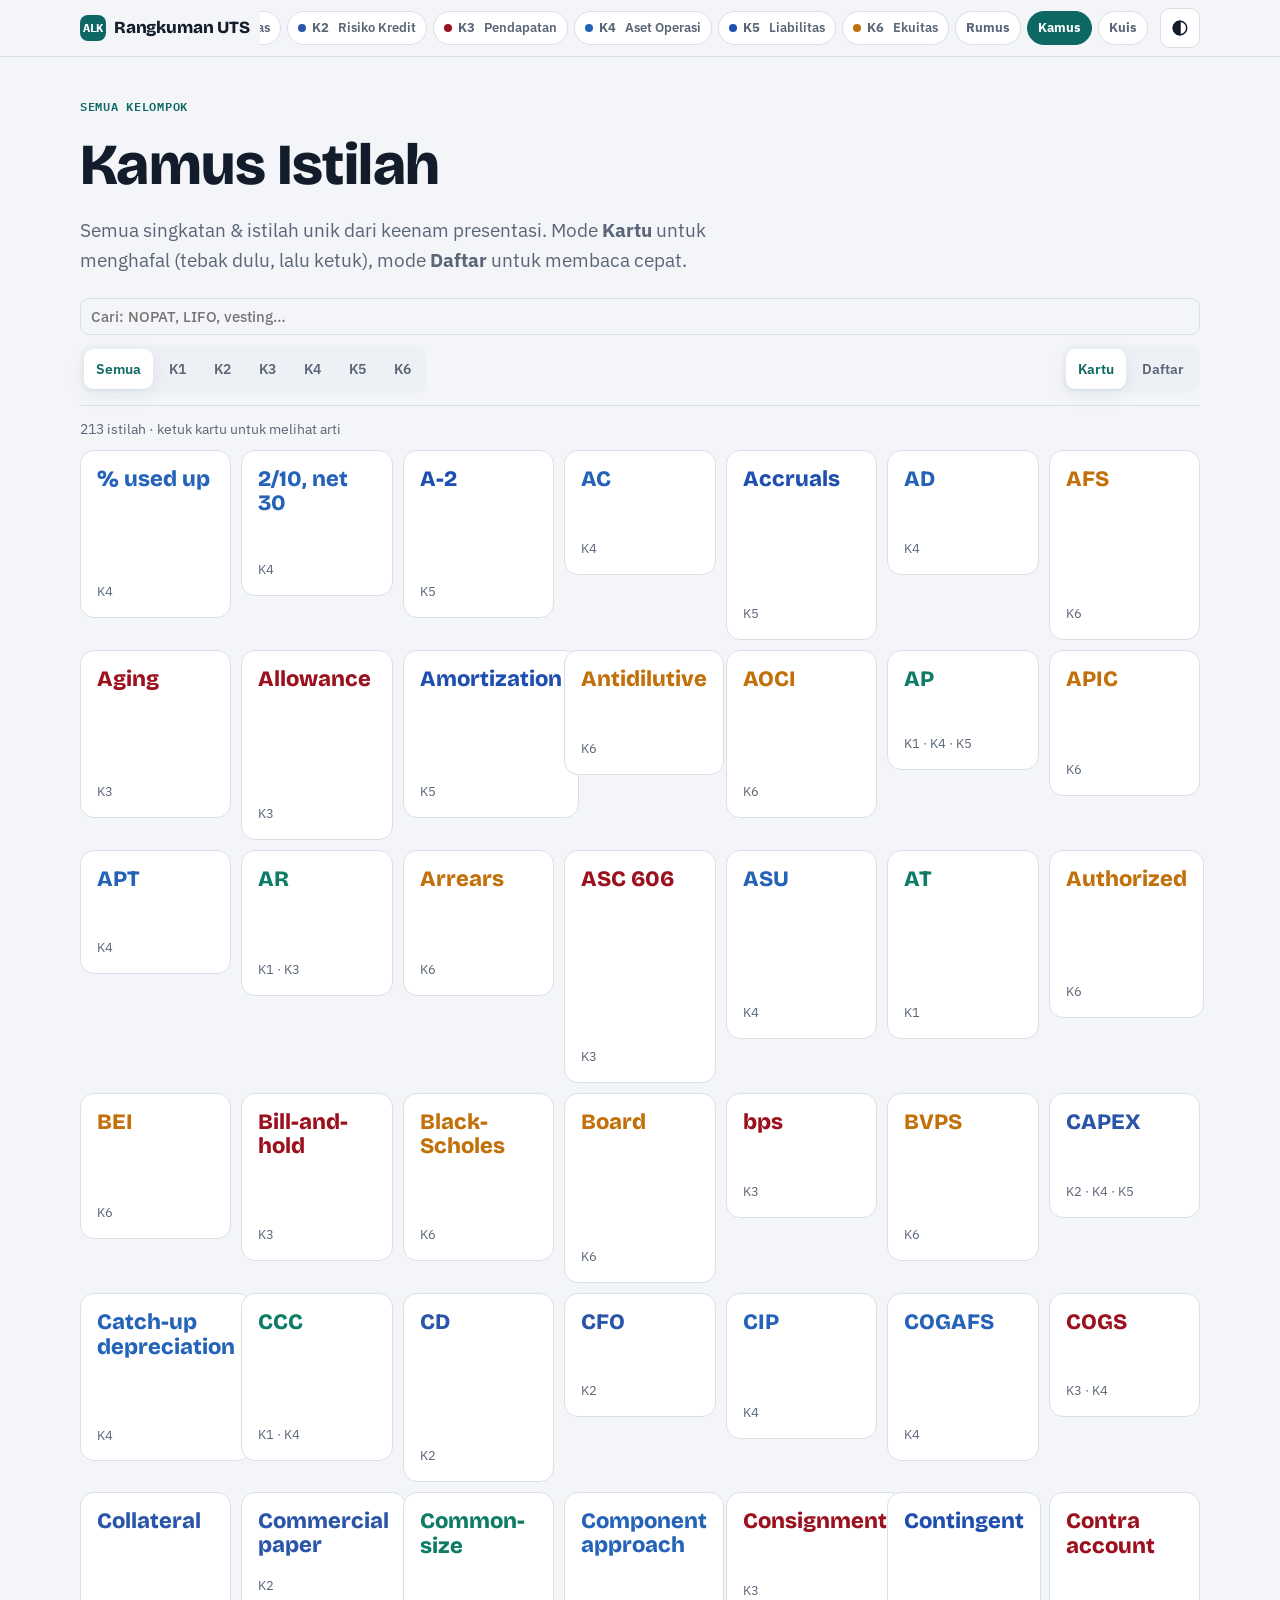
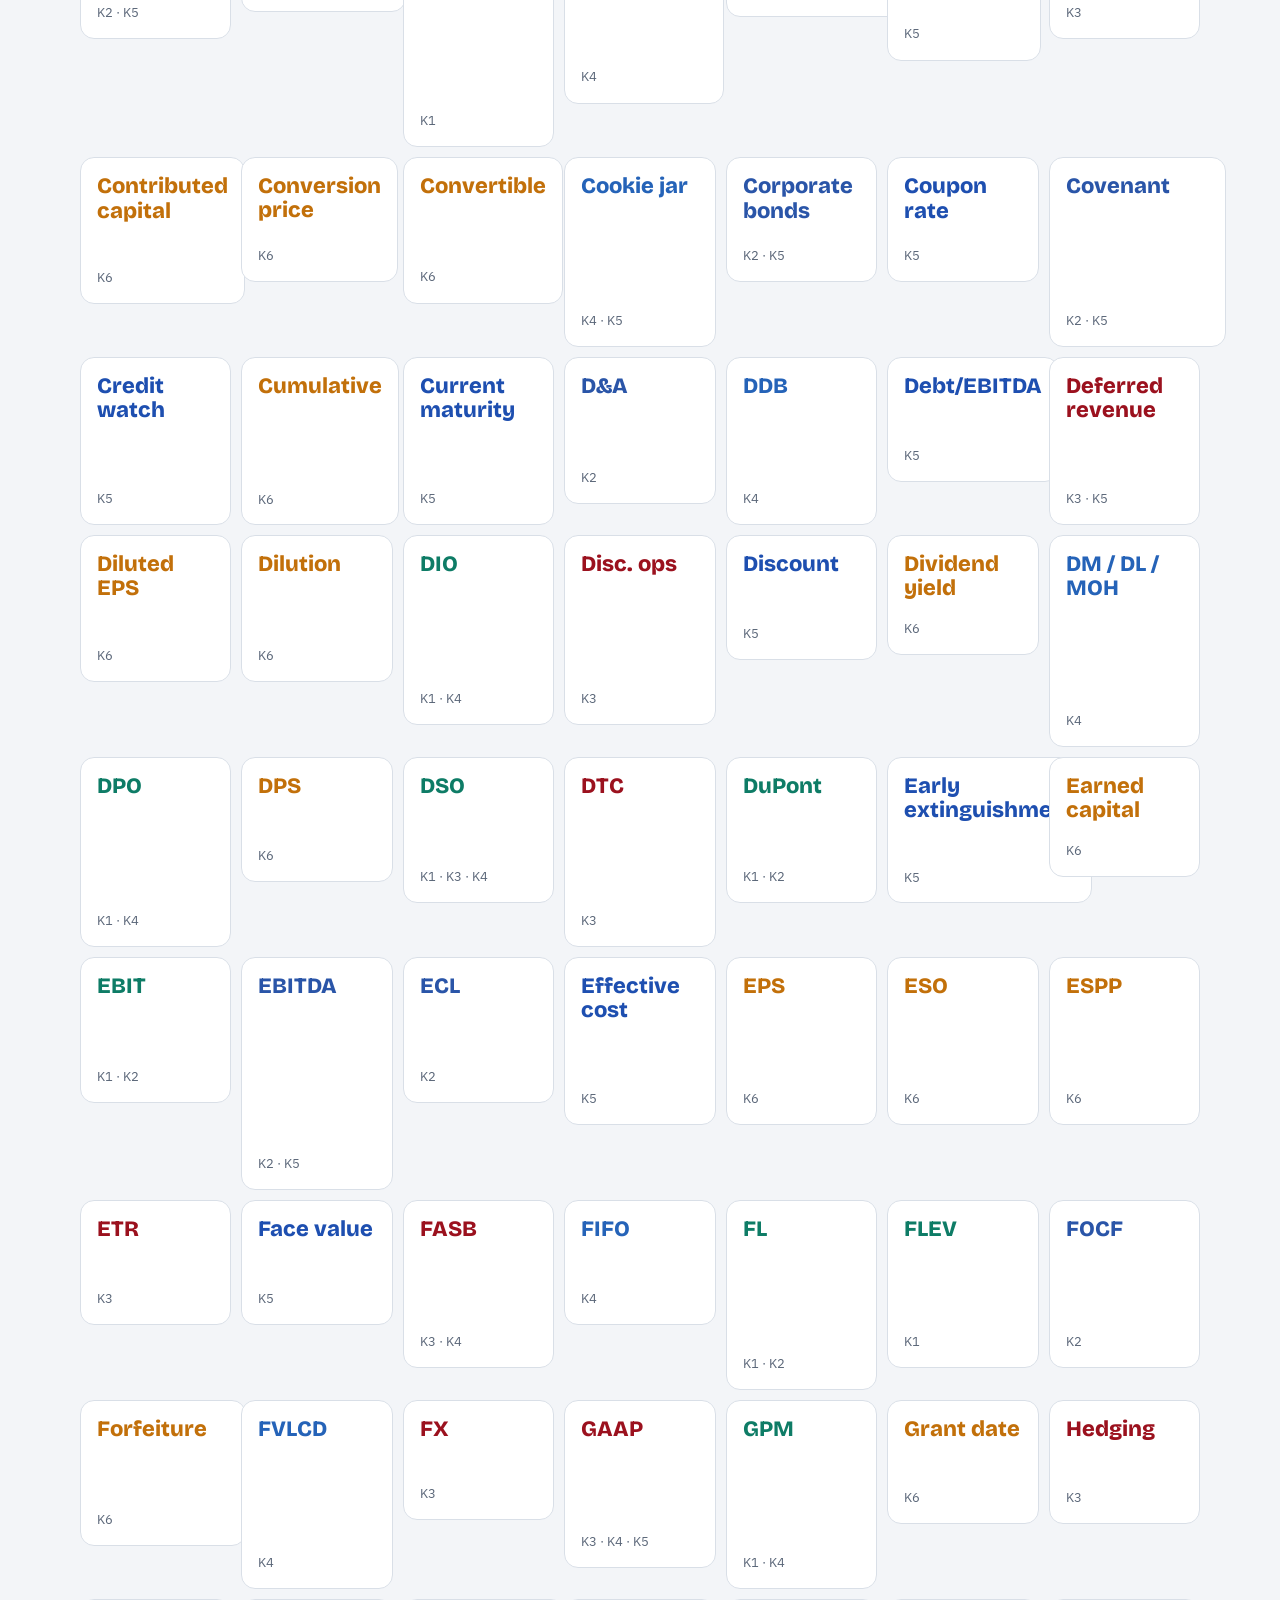
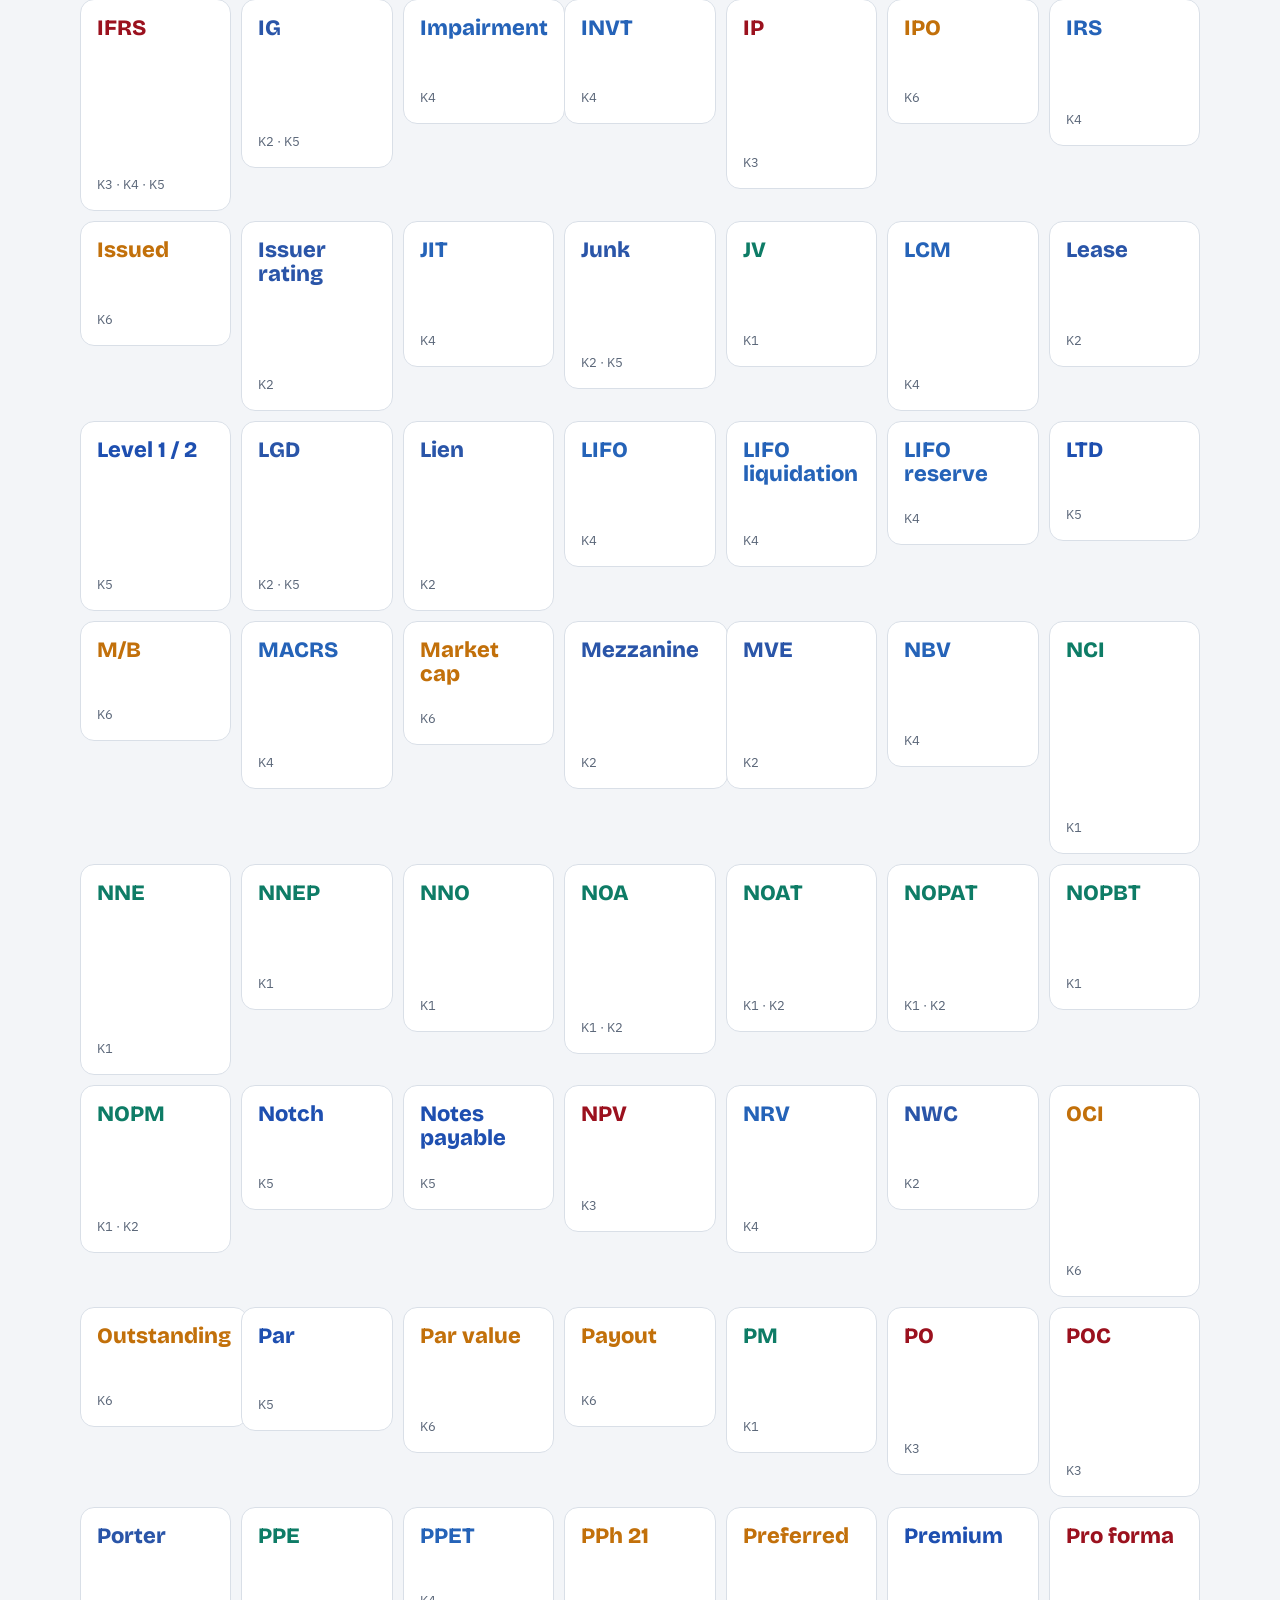
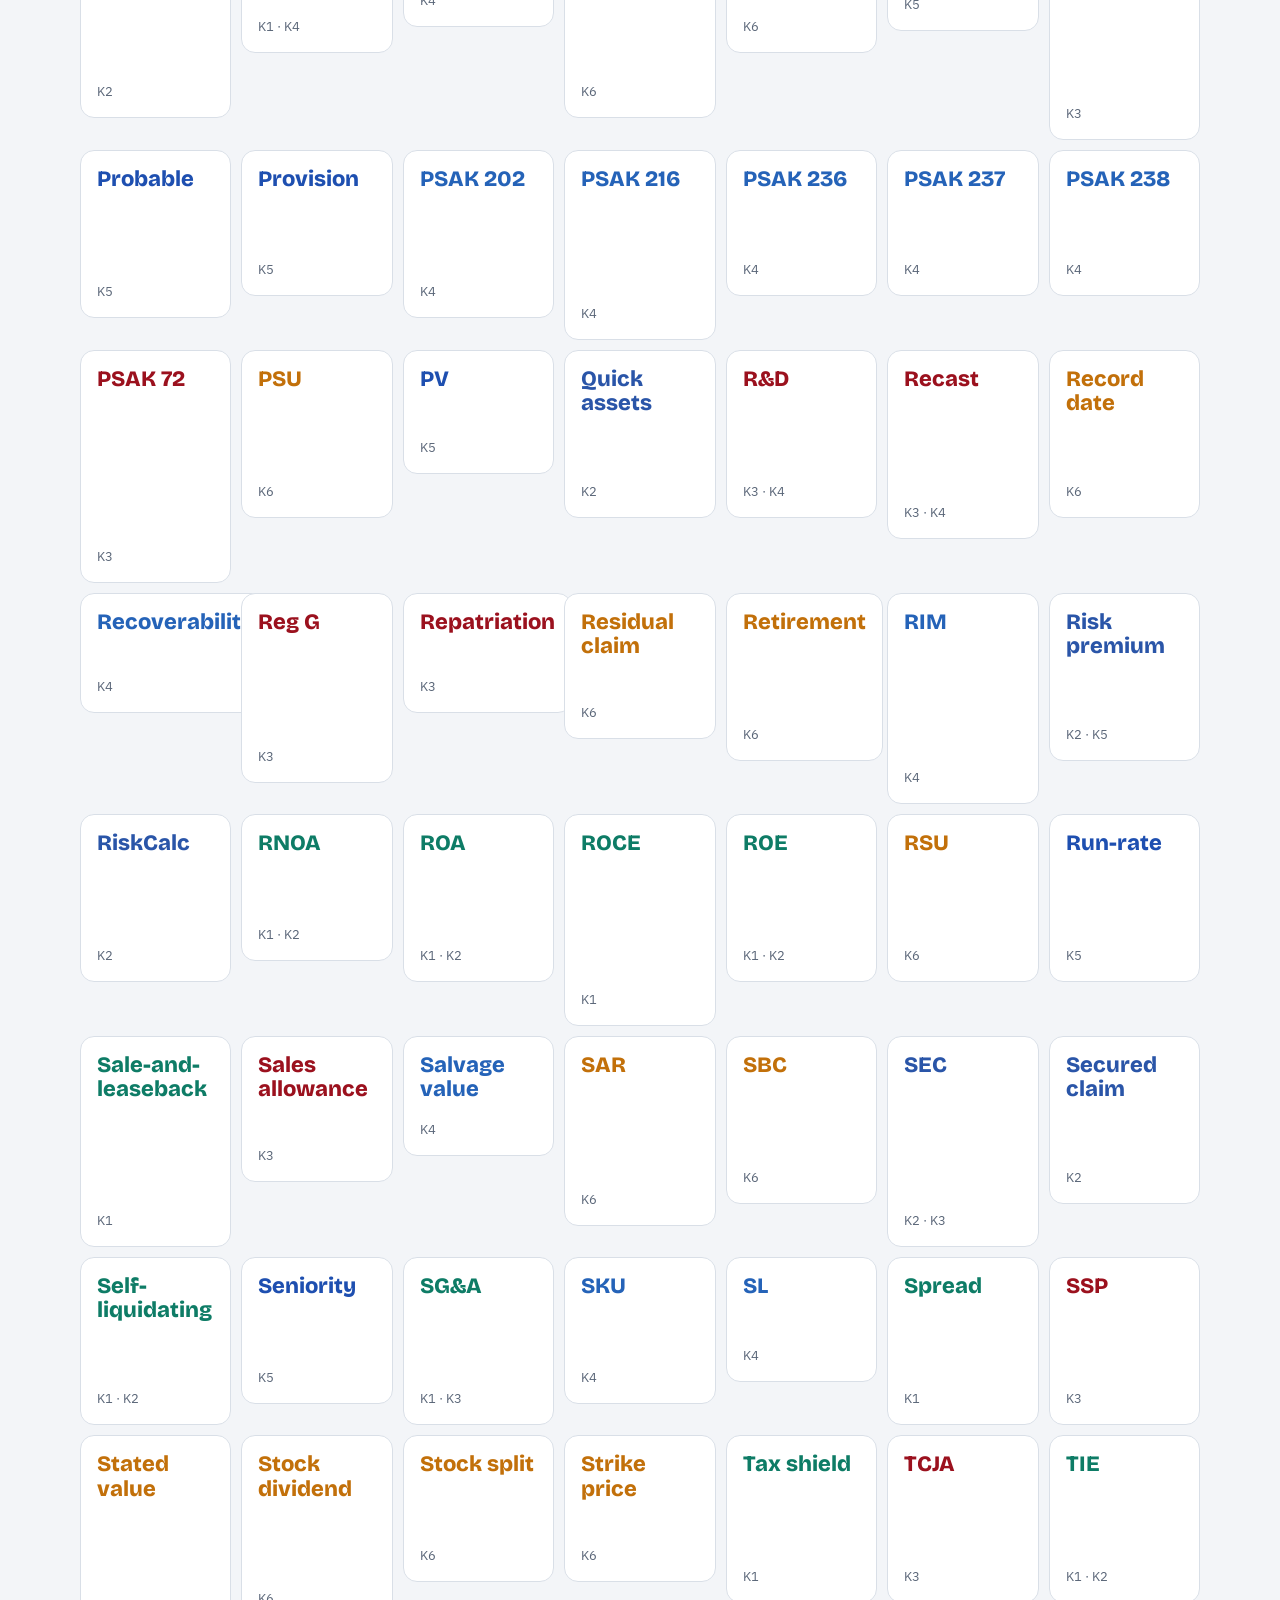
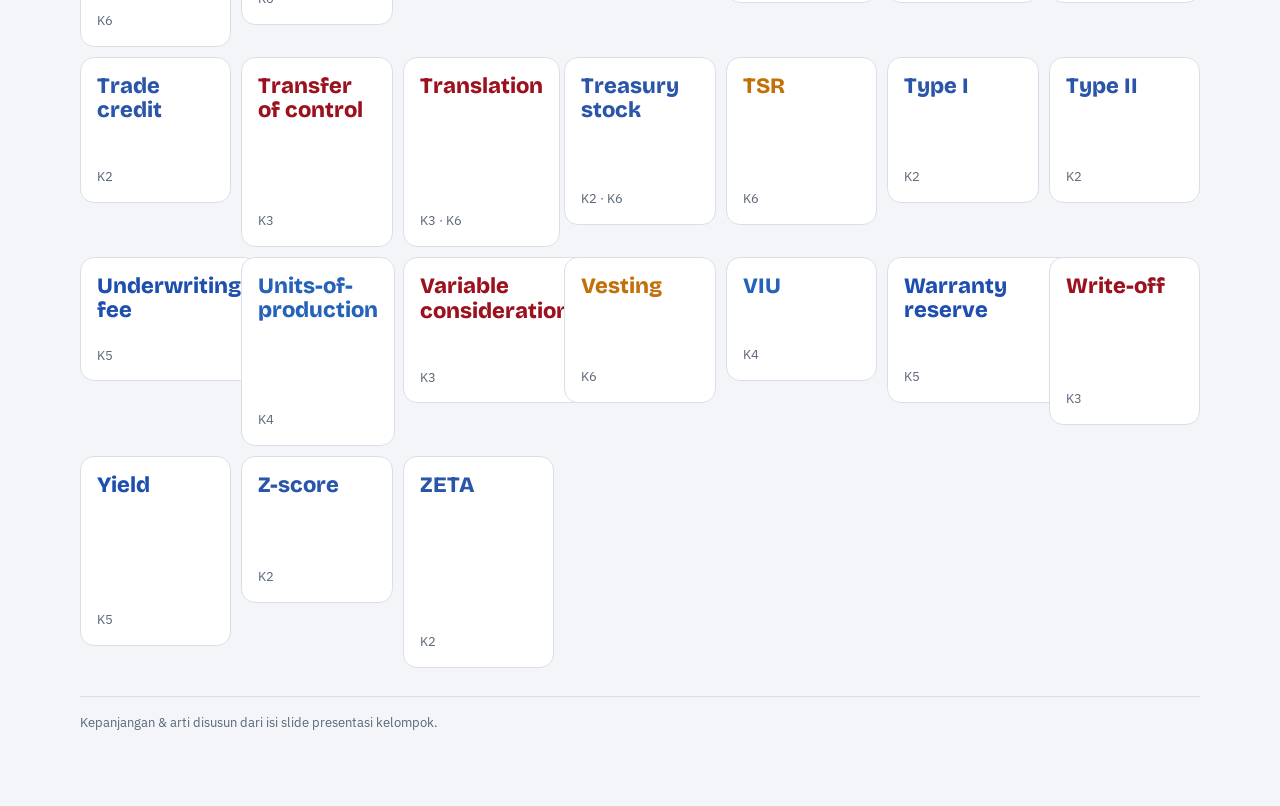
<file: istilah.html>
<!doctype html>
<html lang="id">
<head>
<meta charset="utf-8">
<link rel="icon" href="assets/icon.svg" type="image/svg+xml">
<meta name="viewport" content="width=device-width, initial-scale=1, viewport-fit=cover">
<title>Kamus Istilah · ALK</title>
<meta name="description" content="Kamus singkatan dan istilah dari keenam presentasi ALK.">
<link rel="preconnect" href="https://fonts.googleapis.com"><link rel="preconnect" href="https://fonts.gstatic.com" crossorigin>
<link rel="stylesheet" href="https://fonts.googleapis.com/css2?family=Bricolage+Grotesque:opsz,wght@12..96,800&family=IBM+Plex+Mono:wght@500;600;700&family=IBM+Plex+Sans:wght@400;500;600;700&display=swap">
<link rel="stylesheet" href="assets/style.css?v=7">
<style>
  .tools{position:sticky;top:calc(env(safe-area-inset-top,0px) + 57px);z-index:10;background:var(--bg);padding-block:12px;display:grid;gap:10px;border-bottom:1px solid var(--line);transition:top .28s ease}
  body.hdr-hide .tools{top:env(safe-area-inset-top,0px)}
  @media (max-width:640px){.tools{position:static;border-bottom:0}}
  .modes{display:flex;flex-wrap:wrap;gap:10px;align-items:center;justify-content:space-between}
  .empty{padding:30px;text-align:center;color:var(--muted)}
  .gl.cards{grid-template-columns:repeat(auto-fill,minmax(min(100%,148px),1fr))}
  .gl .flip,.gl .flip .face{min-height:120px}
  .gl .flip .front .ab{font:800 22px/1.1 var(--f-display);color:var(--c,var(--k))}
  .gl .flip .back{font-size:14px}
  .gl .flip .back b{display:block;margin-bottom:4px}
</style>
</head>
<body data-page="istilah">
<header class="site"></header>
<main class="wrap">
  <section class="hero" style="padding-bottom:10px">
    <span class="lo">Semua kelompok</span>
    <h1>Kamus Istilah</h1>
    <p class="hero-sub">Semua singkatan &amp; istilah unik dari keenam presentasi. Mode <b>Kartu</b> untuk menghafal (tebak dulu, lalu ketuk), mode <b>Daftar</b> untuk membaca cepat.</p>
  </section>
  <div class="tools">
    <label class="sr" for="q">Cari istilah</label>
    <input type="search" id="q" placeholder="Cari: NOPAT, LIFO, vesting…" autocomplete="off">
    <div class="modes">
      <div class="seg" id="fk"><button data-v="all" aria-pressed="true">Semua</button><button data-v="k1">K1</button><button data-v="k2">K2</button><button data-v="k3">K3</button><button data-v="k4">K4</button><button data-v="k5">K5</button><button data-v="k6">K6</button></div>
      <div class="seg" id="vm"><button data-v="card" aria-pressed="true">Kartu</button><button data-v="list">Daftar</button></div>
    </div>
  </div>
  <p class="small muted" id="cnt" style="margin-top:12px"></p>
  <div class="gl" id="list" style="margin-top:10px"></div>
  <footer class="foot">Kepanjangan &amp; arti disusun dari isi slide presentasi kelompok.</footer>
</main>
<script src="assets/glossary.js?v=7"></script>
<script src="assets/app.js?v=7"></script>
<script>
(function(){
  var A=window.ALK,$=A.$,filt='all',view='card';
  var col={k1:'var(--c1)',k2:'var(--c2)',k3:'var(--c3)',k4:'var(--c4)',k5:'var(--c5)',k6:'var(--c6)'};
  var page={k1:'profitability.html',k2:'credit-risk.html',k3:'revenue.html',k4:'operating-assets.html',k5:'liabilities.html',k6:'equity.html'};
  var all=window.GLOSSARY.slice().sort(function(a,b){return a[0].toLowerCase().localeCompare(b[0].toLowerCase());});
  function draw(){var q=$('#q').value.trim().toLowerCase();
    var out=all.filter(function(g){return (filt==='all'||g[3].indexOf(filt)>-1)&&(!q||(g[0]+' '+g[1]+' '+g[2]).toLowerCase().indexOf(q)>-1);});
    $('#cnt').textContent=out.length+' istilah'+(view==='card'?' · ketuk kartu untuk melihat arti':'');
    $('#list').className='gl'+(view==='card'?' cards':'');
    if(!out.length){$('#list').innerHTML='<div class="empty">Tidak ada istilah yang cocok. Coba kata kunci lain.</div>';return;}
    $('#list').innerHTML=out.map(function(g){var c=col[g[3][0]],chips=g[3].map(function(k){return '<a class="pill" href="'+page[k]+'">'+k.toUpperCase()+'</a>';}).join('');
      if(view==='list')return '<div class="g" style="--c:'+c+'"><b>'+g[0]+'</b><span class="fu">'+g[1]+'</span><p>'+g[2]+'</p><span class="ks">'+chips+'</span></div>';
      return '<button class="flip" type="button" style="--c:'+c+'"><span class="flip-in"><span class="face front"><span class="ab">'+g[0]+'</span><span class="hint">'+g[3].map(function(k){return k.toUpperCase()}).join(' · ')+'</span></span><span class="face back"><b>'+g[1]+'</b>'+g[2]+'</span></span></button>';}).join('');
    $('#list').querySelectorAll('.flip').forEach(function(f){f.addEventListener('click',function(){var on=f.classList.toggle('on');f.setAttribute('aria-pressed',on);});});}
  $('#q').addEventListener('input',draw);
  A.seg($('#fk'),function(v){filt=v;draw();});
  A.seg($('#vm'),function(v){view=v;draw();});
})();
</script>
</body>
</html>
</file>
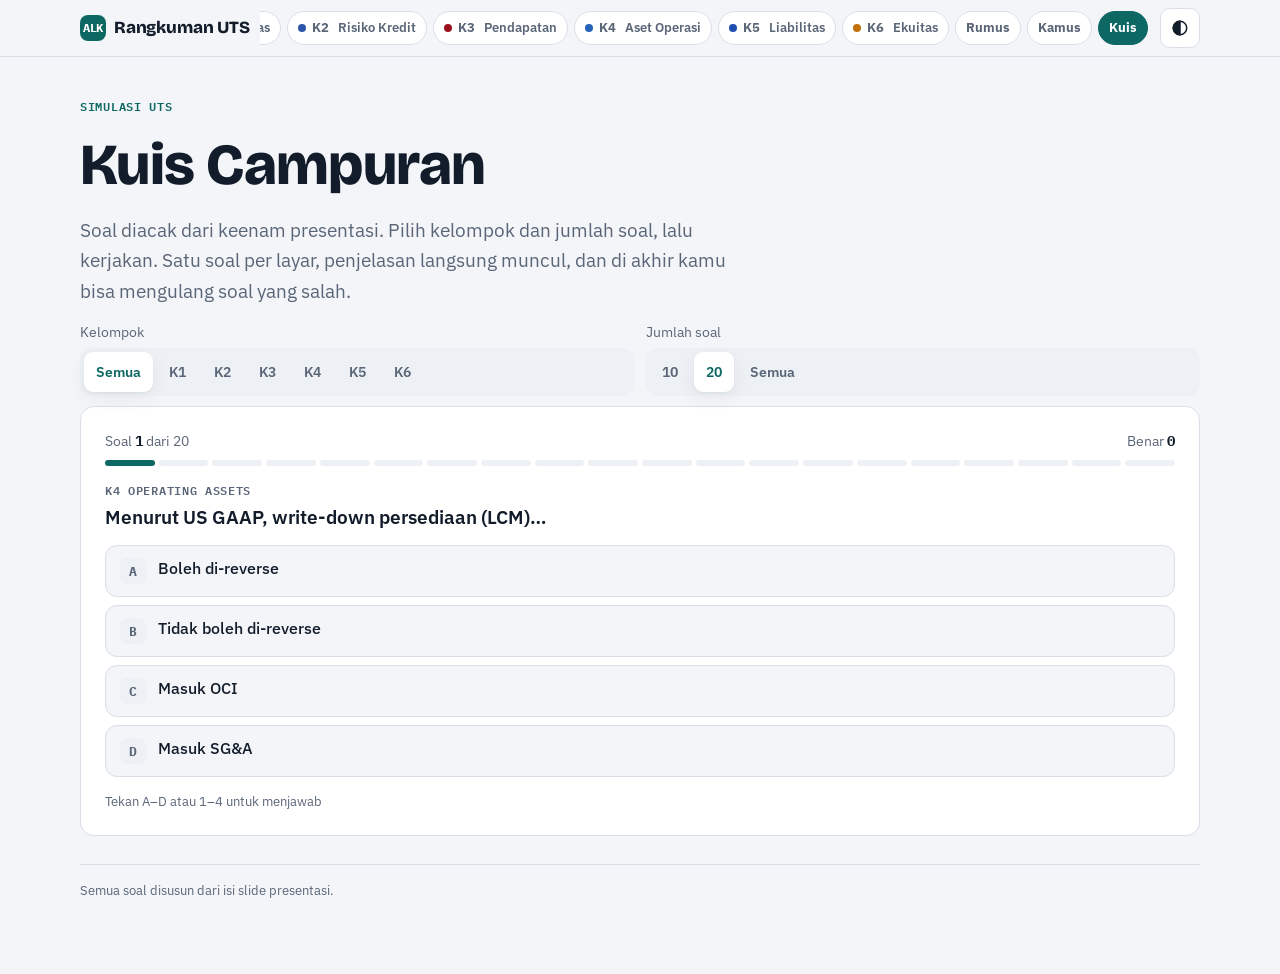
<file: kuis.html>
<!doctype html>
<html lang="id">
<head>
<meta charset="utf-8">
<link rel="icon" href="assets/icon.svg" type="image/svg+xml">
<meta name="viewport" content="width=device-width, initial-scale=1, viewport-fit=cover">
<title>Kuis Campuran · ALK</title>
<meta name="description" content="Kuis acak dari keenam presentasi ALK.">
<link rel="preconnect" href="https://fonts.googleapis.com"><link rel="preconnect" href="https://fonts.gstatic.com" crossorigin>
<link rel="stylesheet" href="https://fonts.googleapis.com/css2?family=Bricolage+Grotesque:opsz,wght@12..96,800&family=IBM+Plex+Mono:wght@500;600;700&family=IBM+Plex+Sans:wght@400;500;600;700&display=swap">
<link rel="stylesheet" href="assets/style.css?v=7">
</head>
<body data-page="kuis">
<header class="site"></header>
<main class="wrap">
  <section class="hero" style="padding-bottom:10px">
    <span class="lo">Simulasi UTS</span>
    <h1>Kuis Campuran</h1>
    <p class="hero-sub">Soal diacak dari keenam presentasi. Pilih kelompok dan jumlah soal, lalu kerjakan. Satu soal per layar, penjelasan langsung muncul, dan di akhir kamu bisa mengulang soal yang salah.</p>
    <div class="grid" style="--min:260px">
      <div class="ctrl"><label>Kelompok</label><div class="seg" id="qk"><button data-v="all" aria-pressed="true">Semua</button><button data-v="k1">K1</button><button data-v="k2">K2</button><button data-v="k3">K3</button><button data-v="k4">K4</button><button data-v="k5">K5</button><button data-v="k6">K6</button></div></div>
      <div class="ctrl"><label>Jumlah soal</label><div class="seg" id="qn"><button data-v="10">10</button><button data-v="20" aria-pressed="true">20</button><button data-v="999">Semua</button></div></div>
    </div>
  </section>
  <div class="quiz" id="mix"></div>
  <footer class="foot">Semua soal disusun dari isi slide presentasi.</footer>
</main>
<script src="assets/quiz-data.js?v=7"></script>
<script src="assets/glossary.js?v=7"></script>
<script src="assets/app.js?v=7"></script>
<script>
(function(){
  var A=window.ALK,$=A.$,k='all',n=20,names={k1:'K1 Profitability',k2:'K2 Credit Risk',k3:'K3 Revenue',k4:'K4 Operating Assets',k5:'K5 Liabilities',k6:'K6 Equity'};
  function pool(){var out=[];Object.keys(window.QUIZ).forEach(function(key){if(k==='all'||k===key)window.QUIZ[key].forEach(function(q){out.push(Object.assign({tag:names[key]},q));});});return out;}
  function go(){A.quiz($('#mix'),pool(),{shuffle:true,limit:n});}
  var ready=false;
  A.seg($('#qk'),function(v){k=v;if(ready)go();});
  A.seg($('#qn'),function(v){n=+v;if(ready)go();});
  ready=true;go();
})();
</script>
</body>
</html>
</file>
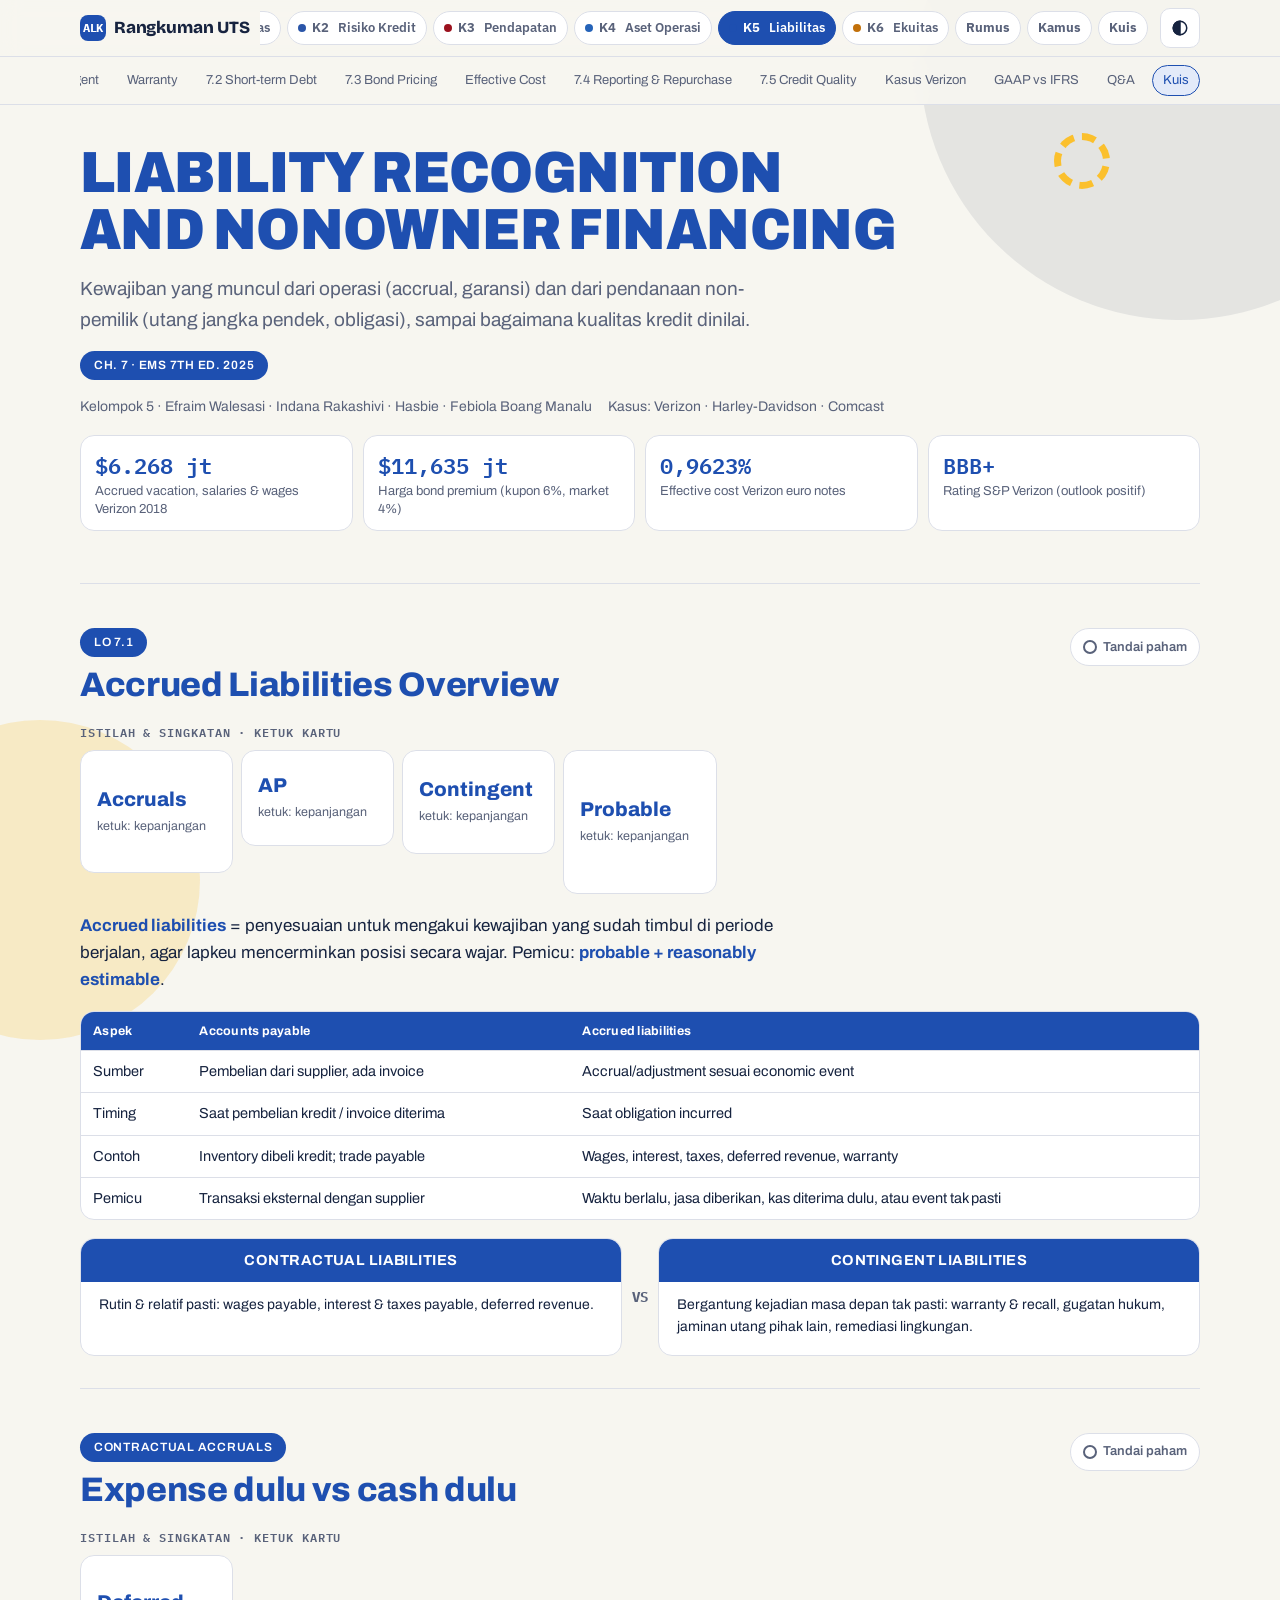
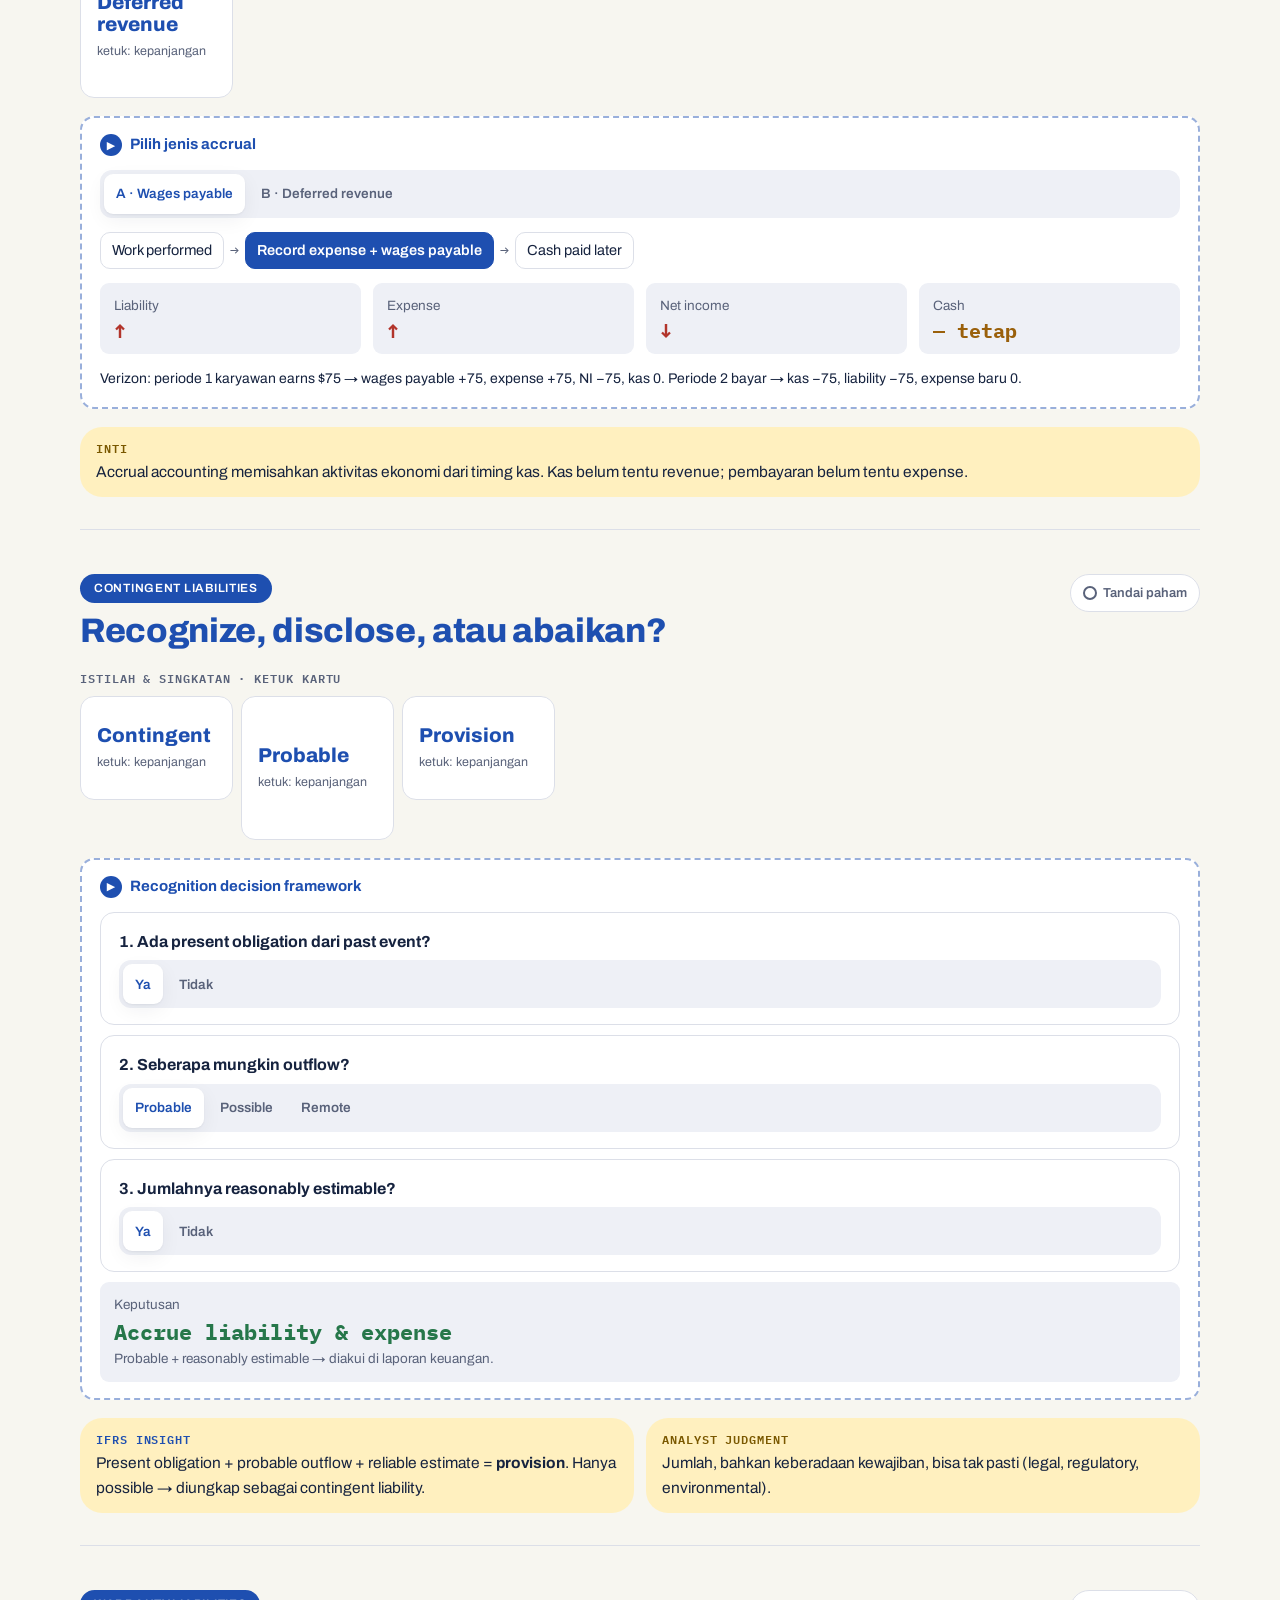
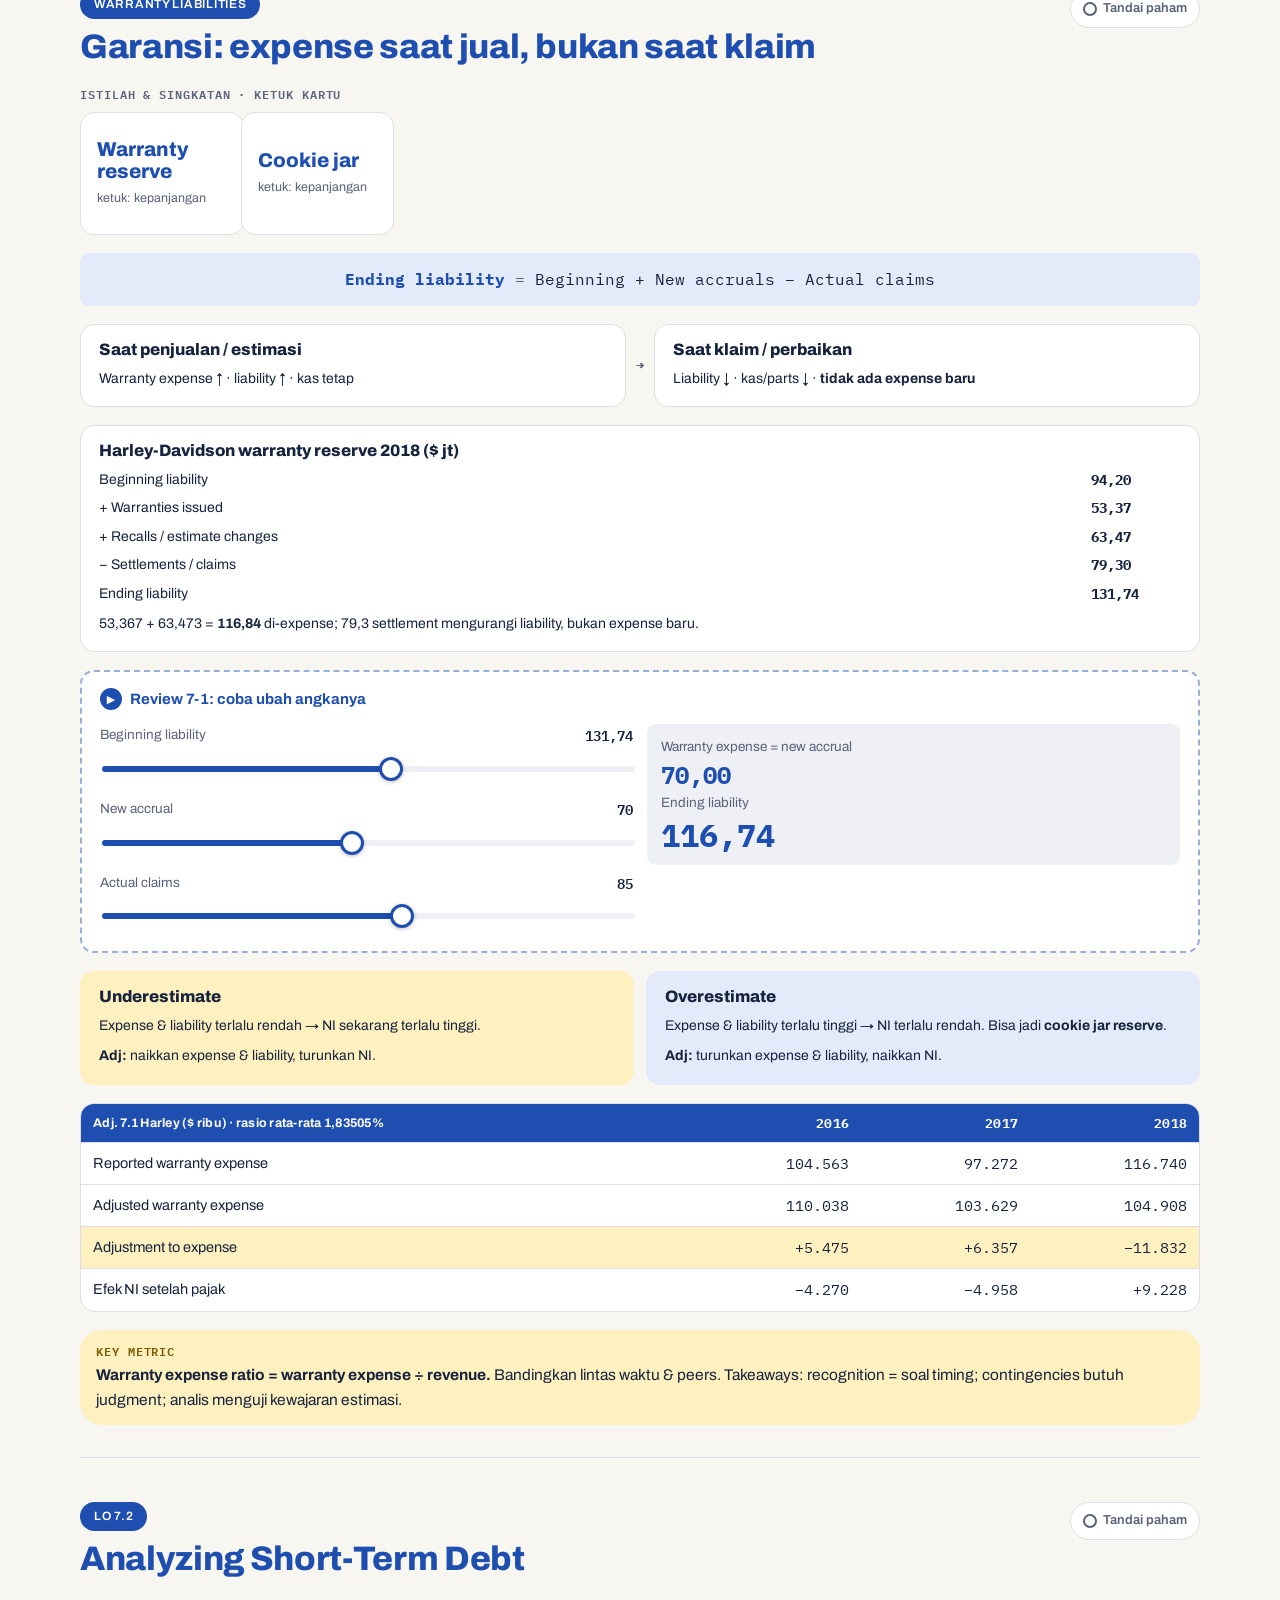
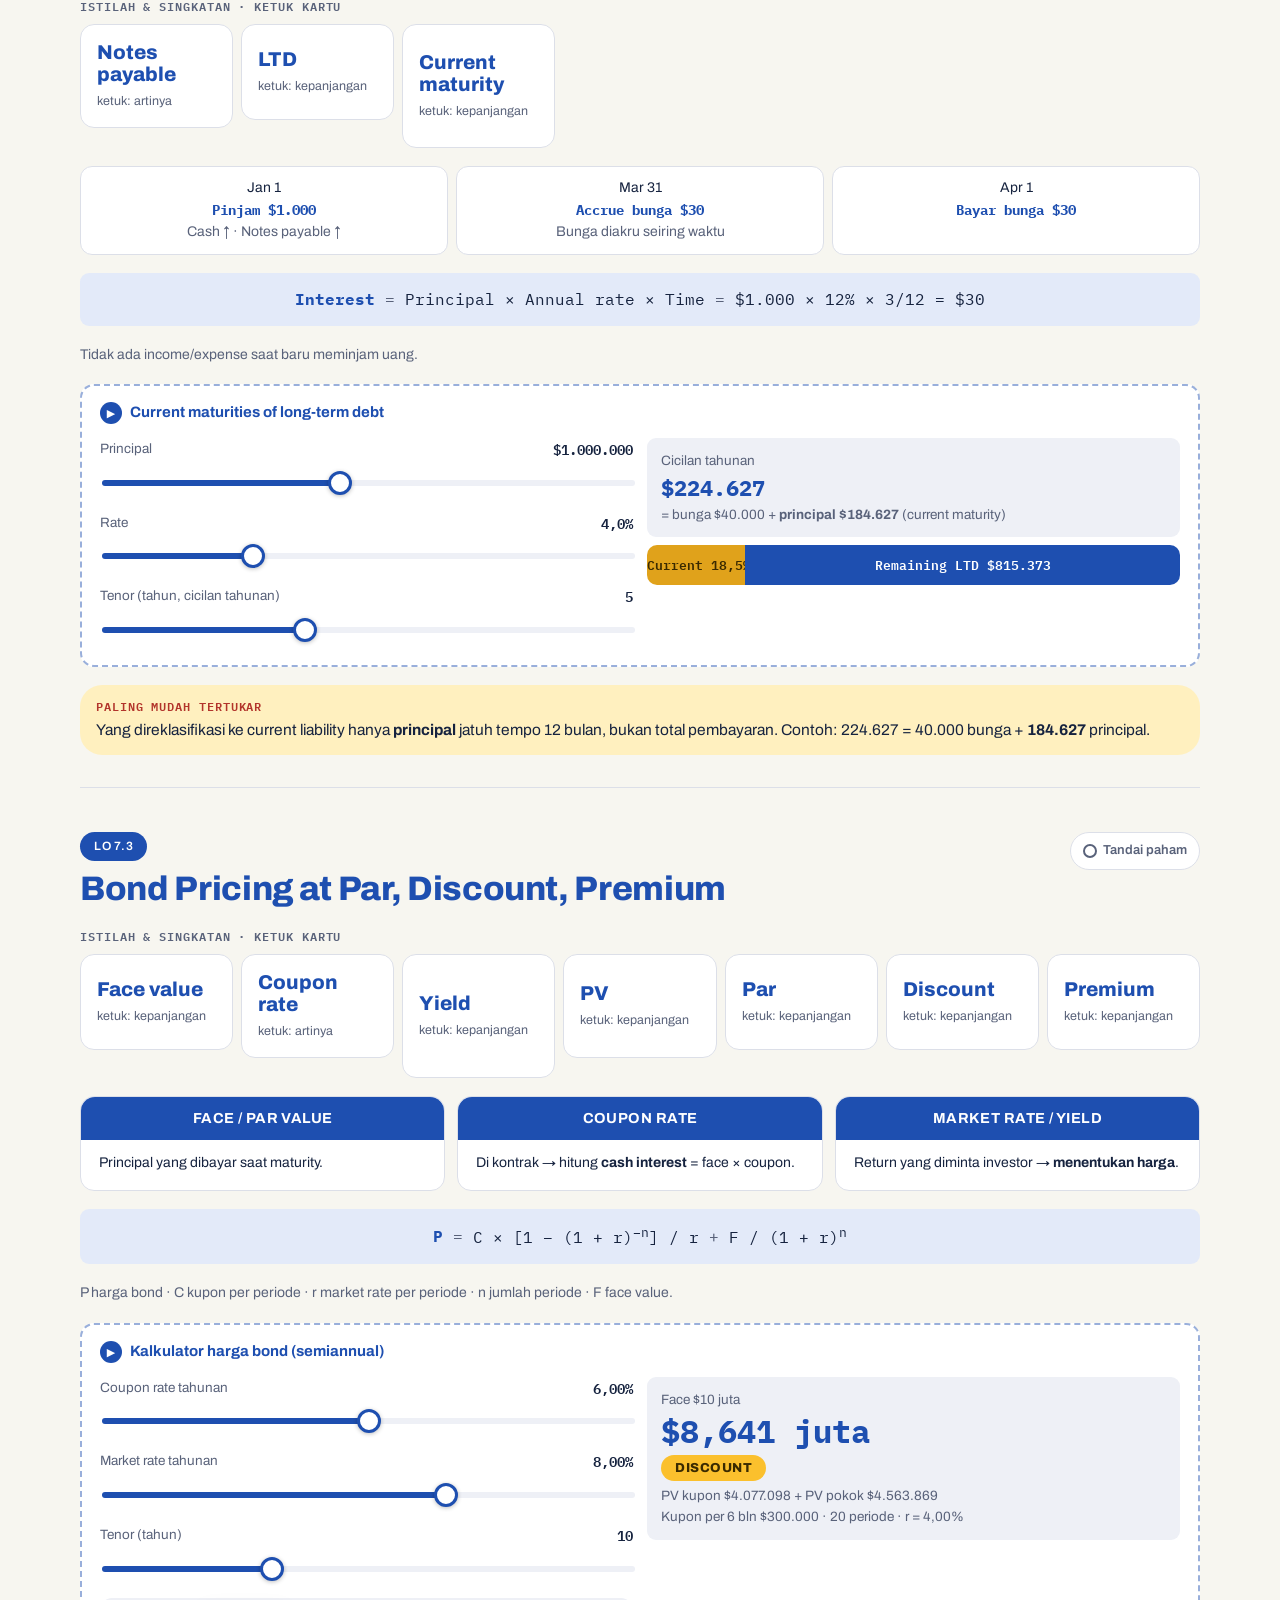
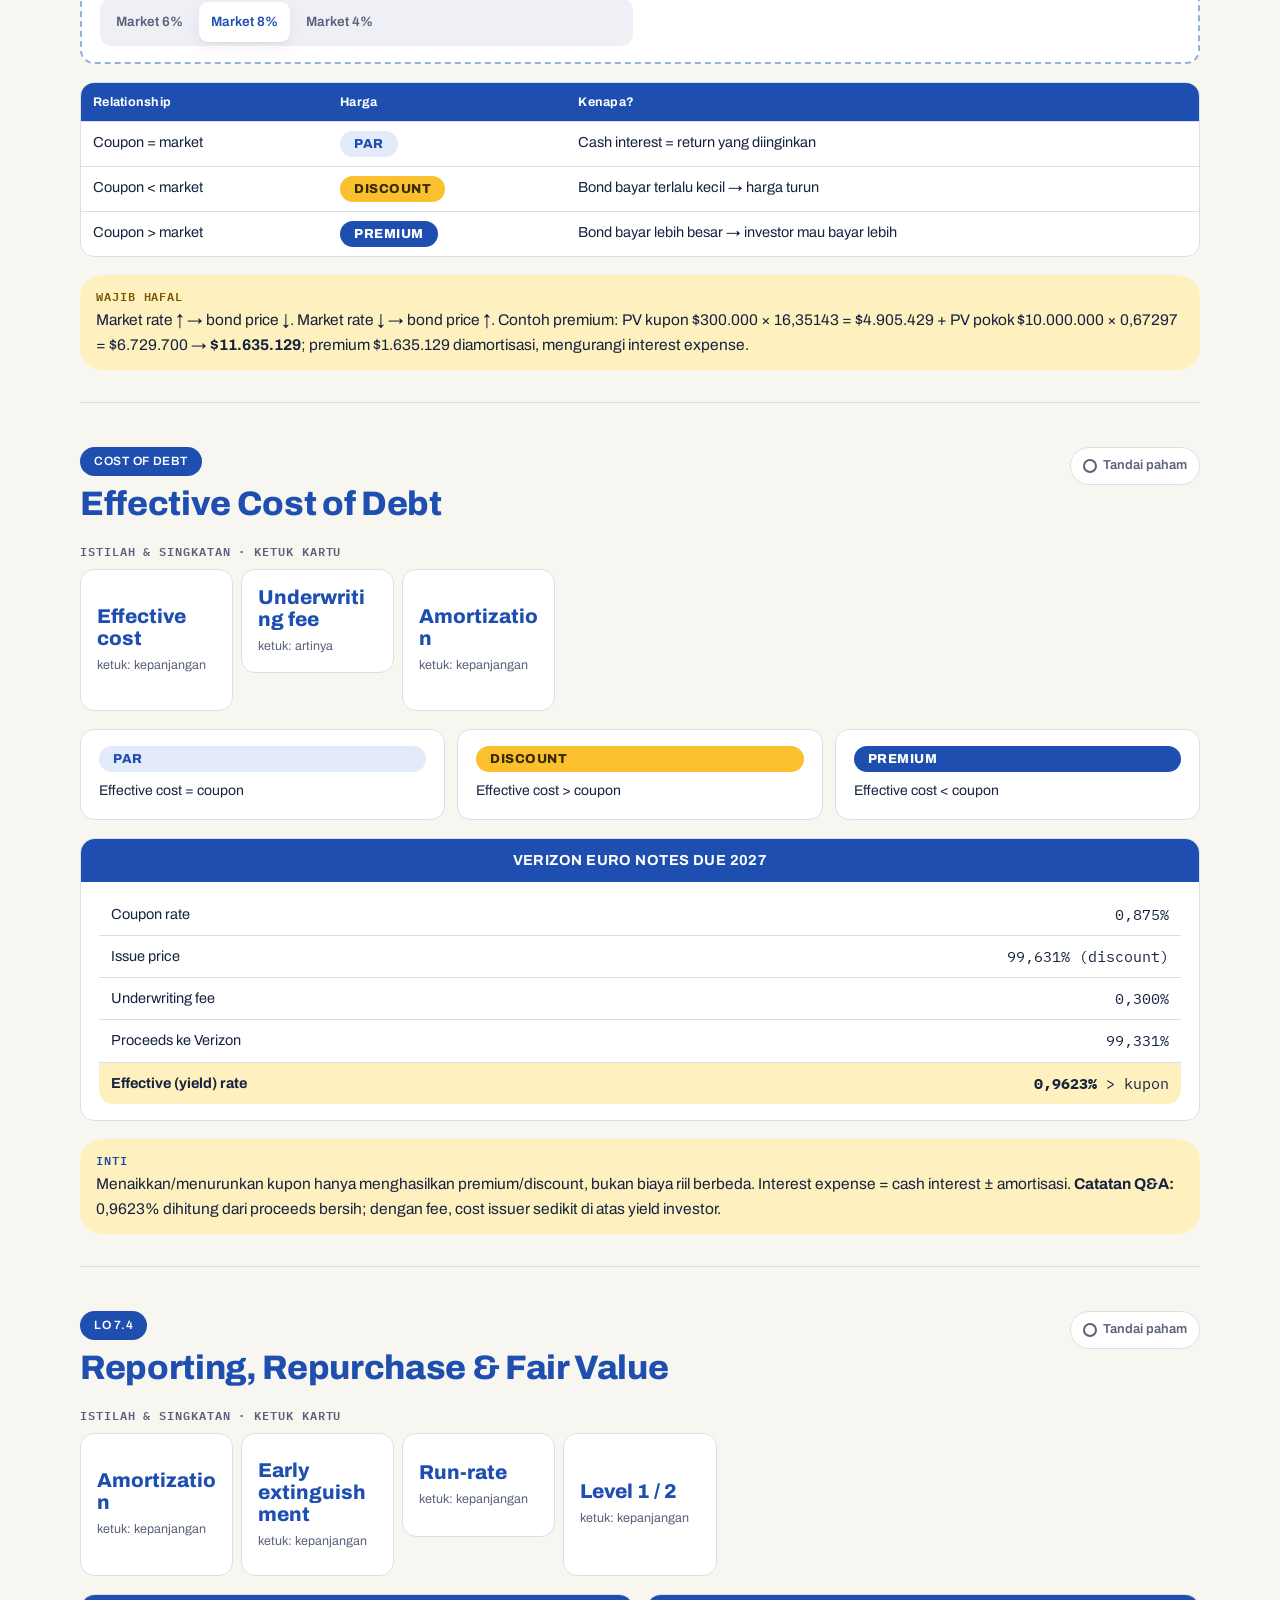
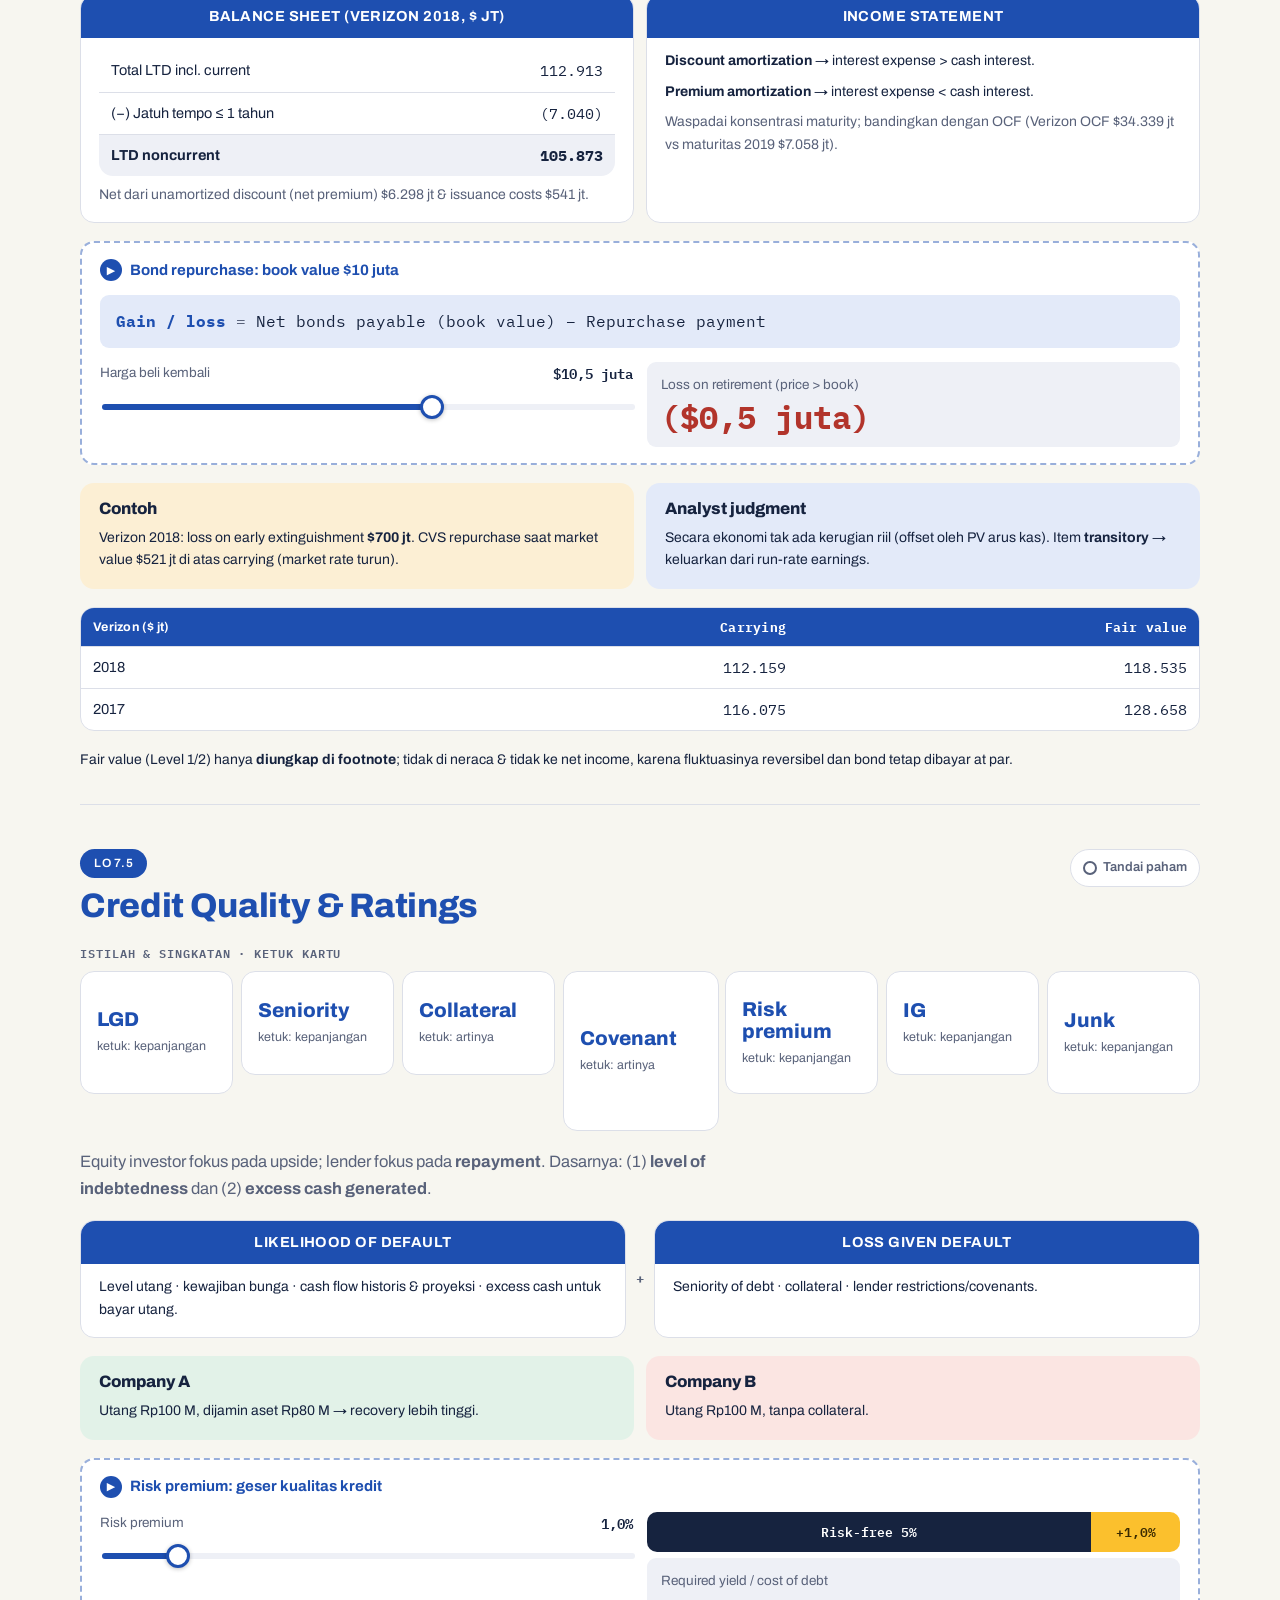
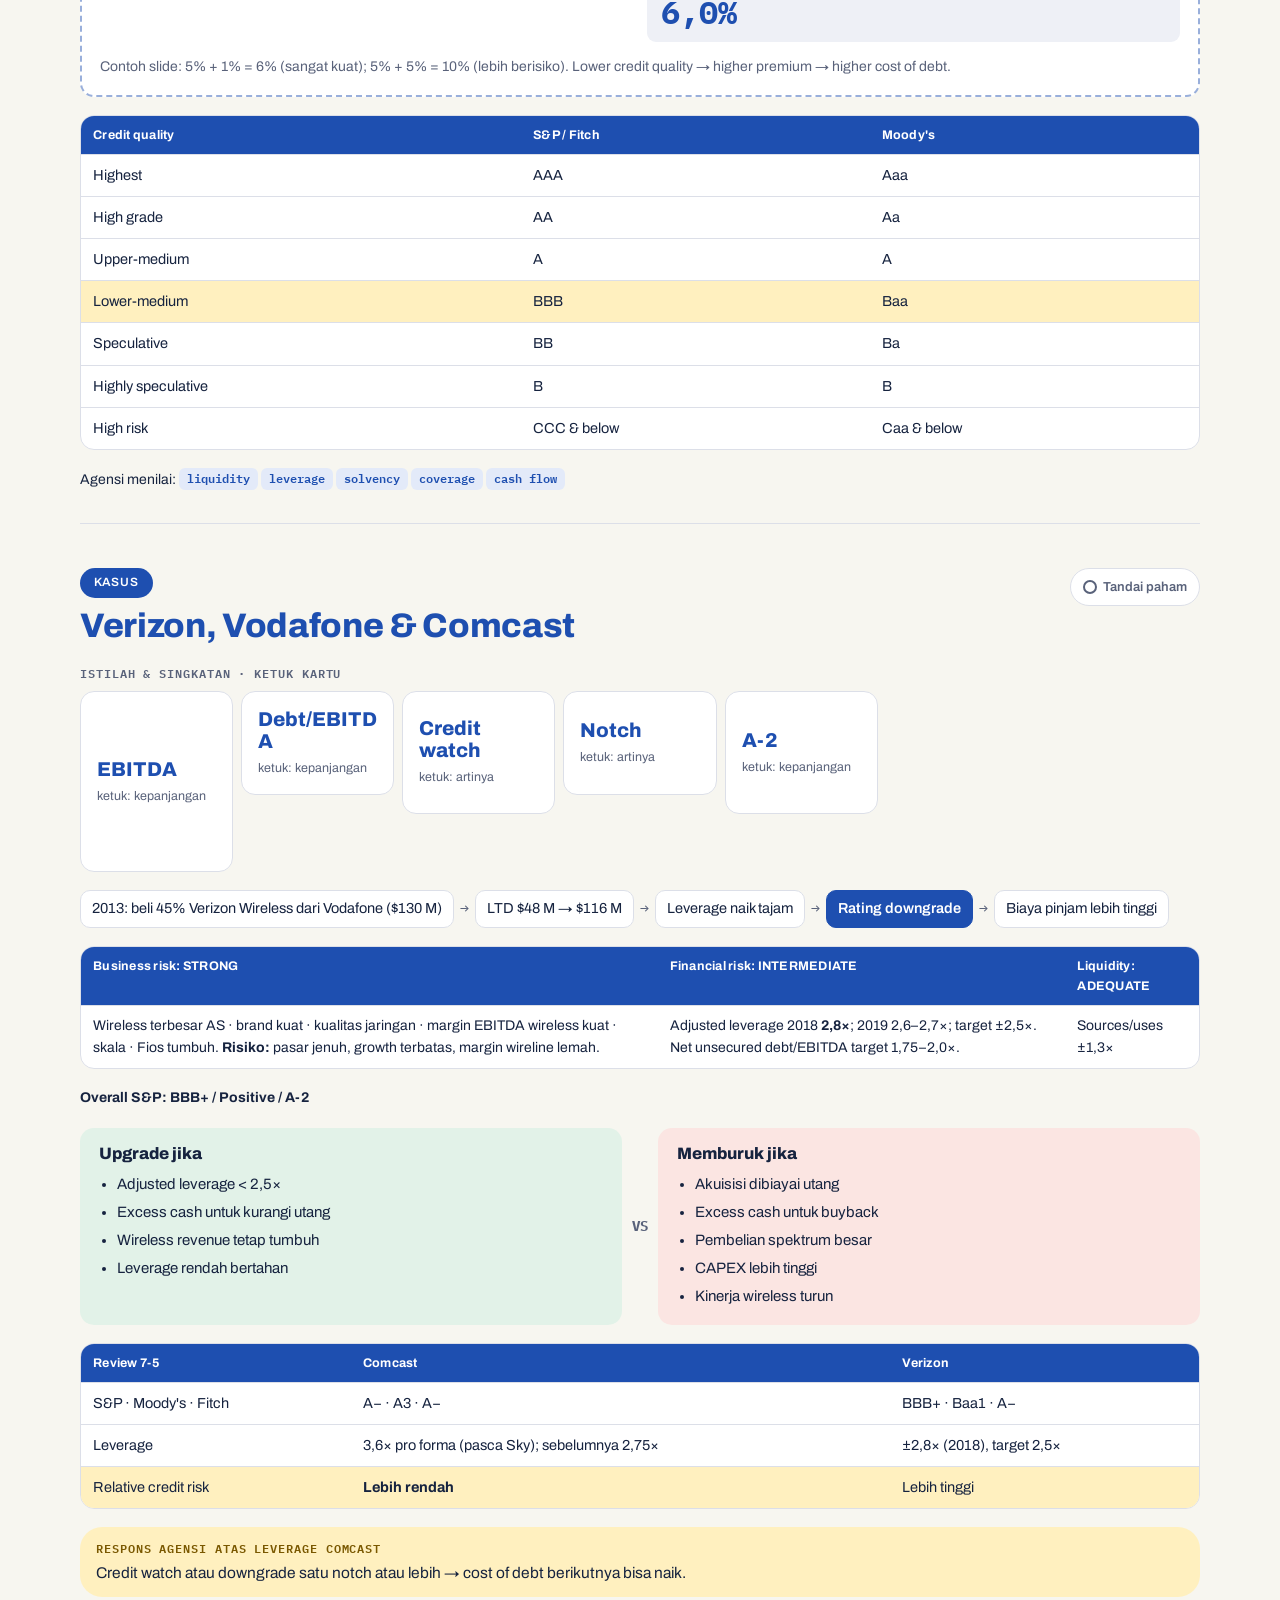
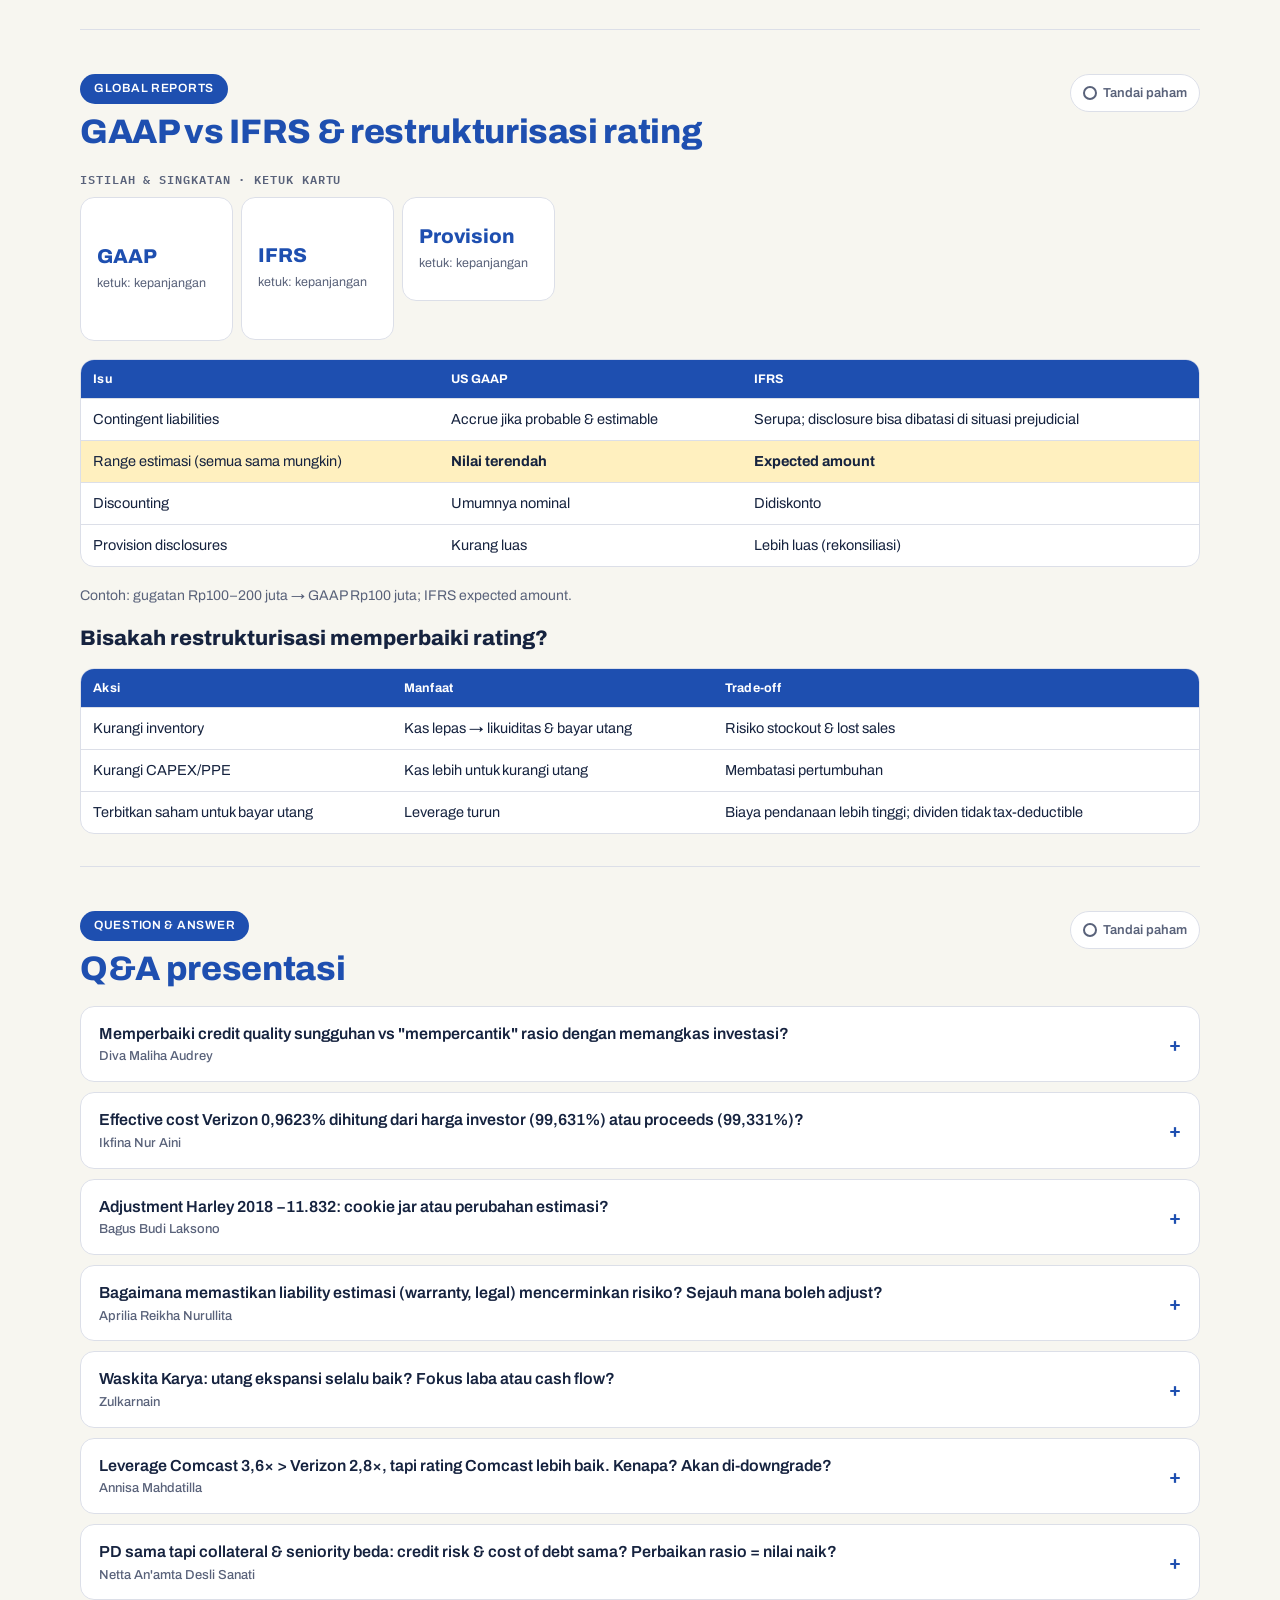
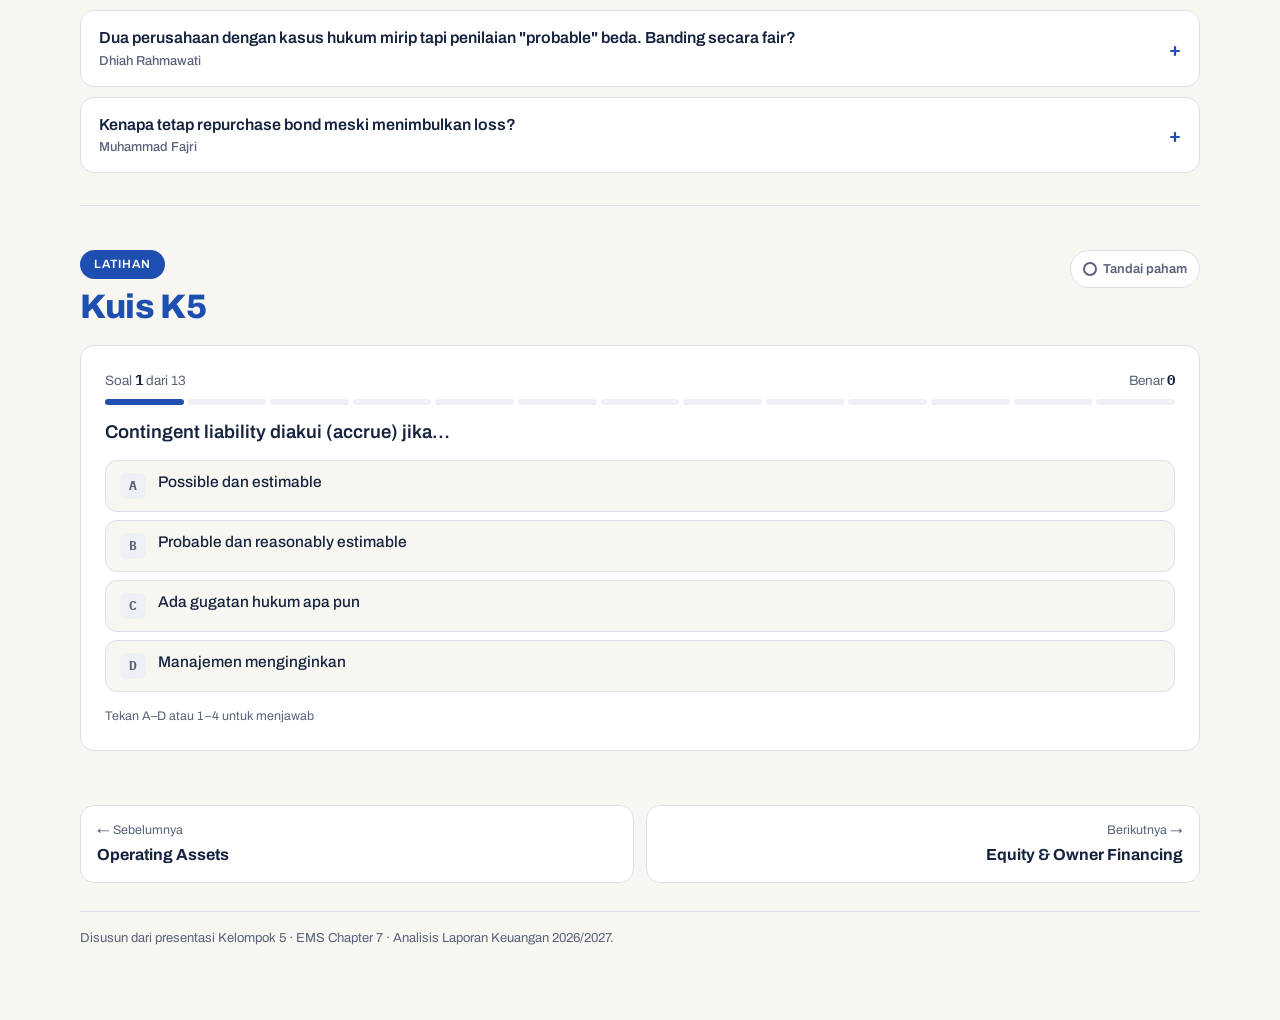
<file: liabilities.html>
<!doctype html>
<html lang="id">
<head>
<meta charset="utf-8">
<link rel="icon" href="assets/icon.svg" type="image/svg+xml">
<meta name="viewport" content="width=device-width, initial-scale=1, viewport-fit=cover">
<title>Liability Recognition · ALK</title>
<meta name="description" content="Rangkuman visual materi Kelompok 5: Liability Recognition and Nonowner Financing (EMS Chapter 7).">
<link rel="preconnect" href="https://fonts.googleapis.com"><link rel="preconnect" href="https://fonts.gstatic.com" crossorigin>
<link rel="stylesheet" href="https://fonts.googleapis.com/css2?family=Archivo:wdth,wght@75..125,400..900&family=Bricolage+Grotesque:wght@800&family=IBM+Plex+Mono:wght@500;600;700&family=IBM+Plex+Sans:wght@500;600&display=swap">
<link rel="stylesheet" href="assets/style.css?v=7">
<style>
  .badge{display:inline-block;font:800 13px var(--f-body);padding:6px 14px;border-radius:999px;letter-spacing:.04em}
  .b-par{background:var(--k-soft);color:var(--k)} .b-dis{background:var(--hl);color:#3A2A00} .b-pre{background:var(--k);color:var(--k-ink)}
  .split{display:flex;height:40px;border-radius:10px;overflow:hidden;font:600 12.5px var(--f-mono)}
  .split div{display:grid;place-items:center;color:#fff;transition:flex-basis .4s;min-width:0;overflow:hidden;white-space:nowrap}
  .decide{display:grid;gap:10px}
  .decide .q{background:var(--surface-2);border:0}
  .wf{display:grid;gap:6px}
  .wf .r{display:grid;grid-template-columns:minmax(0,1fr) 90px;gap:10px;align-items:center;font-size:14px}
  .wf .r .tr{height:20px;position:relative;background:var(--surface-2);border-radius:5px}
  .wf .r .tr i{position:absolute;top:0;height:100%;border-radius:5px}
  .timeline{display:grid;grid-template-columns:repeat(3,1fr);gap:8px;text-align:center}
  .timeline div{background:var(--surface);border:1px solid var(--line);border-radius:12px;padding:10px;font-size:14px}
  .timeline b{display:block;font-family:var(--f-mono);color:var(--k)}
  @media (max-width:560px){.timeline{grid-template-columns:1fr}}
</style>
</head>
<body class="k5" data-page="k5">
<header class="site"></header>
<nav class="toc" aria-label="Isi halaman"><div class="row">
  <a href="#accrued">7.1 Accrued</a><a href="#contract">Contractual</a><a href="#contingent">Contingent</a><a href="#warranty">Warranty</a><a href="#std">7.2 Short-term Debt</a><a href="#pricing">7.3 Bond Pricing</a><a href="#effcost">Effective Cost</a><a href="#ltd">7.4 Reporting &amp; Repurchase</a><a href="#credit">7.5 Credit Quality</a><a href="#verizon">Kasus Verizon</a><a href="#global">GAAP vs IFRS</a><a href="#qna">Q&amp;A</a><a href="#kuis">Kuis</a>
</div></nav>

<main class="wrap">
<section class="hero">
  <span class="ring deco" aria-hidden="true"></span>
  <h1>Liability Recognition<br>and Nonowner Financing</h1>
  <p class="hero-sub">Kewajiban yang muncul dari operasi (accrual, garansi) dan dari pendanaan non-pemilik (utang jangka pendek, obligasi), sampai bagaimana kualitas kredit dinilai.</p>
  <div class="hero-tag"><span class="lo">Ch. 7 · EMS 7th ed. 2025</span></div>
  <div class="hero-meta"><span>Kelompok 5 · Efraim Walesasi · Indana Rakashivi · Hasbie · Febiola Boang Manalu</span><span>Kasus: Verizon · Harley-Davidson · Comcast</span></div>
  <div class="stats">
    <div class="stat"><span class="v">$6.268 jt</span><span class="l">Accrued vacation, salaries &amp; wages Verizon 2018</span></div>
    <div class="stat"><span class="v">$11,635 jt</span><span class="l">Harga bond premium (kupon 6%, market 4%)</span></div>
    <div class="stat"><span class="v">0,9623%</span><span class="l">Effective cost Verizon euro notes</span></div>
    <div class="stat"><span class="v">BBB+</span><span class="l">Rating S&amp;P Verizon (outlook positif)</span></div>
  </div>
</section>

<section class="sec" id="accrued">
  <div class="sec-head"><div class="t"><span class="lo">LO 7.1</span><h2>Accrued Liabilities Overview</h2></div><button class="done" data-done="k5-accrued"></button></div>
  <div class="terms" data-terms="Accruals|AP|Contingent|Probable"></div>
  <p class="def"><b>Accrued liabilities</b> = penyesuaian untuk mengakui kewajiban yang sudah timbul di periode berjalan, agar lapkeu mencerminkan posisi secara wajar. Pemicu: <b>probable + reasonably estimable</b>.</p>
  <div class="tbl"><table><thead><tr><th>Aspek</th><th>Accounts payable</th><th>Accrued liabilities</th></tr></thead><tbody>
    <tr><td>Sumber</td><td>Pembelian dari supplier, ada invoice</td><td>Accrual/adjustment sesuai economic event</td></tr>
    <tr><td>Timing</td><td>Saat pembelian kredit / invoice diterima</td><td>Saat obligation incurred</td></tr>
    <tr><td>Contoh</td><td>Inventory dibeli kredit; trade payable</td><td>Wages, interest, taxes, deferred revenue, warranty</td></tr>
    <tr><td>Pemicu</td><td>Transaksi eksternal dengan supplier</td><td>Waktu berlalu, jasa diberikan, kas diterima dulu, atau event tak pasti</td></tr>
  </tbody></table></div>
  <div class="vs">
    <div class="card"><div class="card-h">Contractual liabilities</div><p class="small">Rutin &amp; relatif pasti: wages payable, interest &amp; taxes payable, deferred revenue.</p></div>
    <span class="mid">VS</span>
    <div class="card"><div class="card-h">Contingent liabilities</div><p class="small">Bergantung kejadian masa depan tak pasti: warranty &amp; recall, gugatan hukum, jaminan utang pihak lain, remediasi lingkungan.</p></div>
  </div>
</section>

<section class="sec" id="contract">
  <div class="sec-head"><div class="t"><span class="lo">Contractual accruals</span><h2>Expense dulu vs cash dulu</h2></div><button class="done" data-done="k5-contract"></button></div>
  <div class="terms" data-terms="Deferred revenue"></div>
  <div class="widget">
    <div class="w-title">Pilih jenis accrual</div>
    <div class="seg" id="accSeg"><button data-v="w" aria-pressed="true">A · Wages payable</button><button data-v="d">B · Deferred revenue</button></div>
    <div class="flow" id="accFlow"></div>
    <div class="grid" style="--min:120px" id="accFx"></div>
    <p class="small" id="accNote"></p>
  </div>
  <p class="callout"><span class="lbl">Inti</span>Accrual accounting memisahkan aktivitas ekonomi dari timing kas. Kas belum tentu revenue; pembayaran belum tentu expense.</p>
</section>

<section class="sec" id="contingent">
  <div class="sec-head"><div class="t"><span class="lo">Contingent liabilities</span><h2>Recognize, disclose, atau abaikan?</h2></div><button class="done" data-done="k5-contingent"></button></div>
  <div class="terms" data-terms="Contingent|Probable|Provision"></div>
  <div class="widget">
    <div class="w-title">Recognition decision framework</div>
    <div class="decide">
      <div class="card" style="gap:6px"><b>1. Ada present obligation dari past event?</b><div class="seg" id="c1"><button data-v="y" aria-pressed="true">Ya</button><button data-v="n">Tidak</button></div></div>
      <div class="card" style="gap:6px"><b>2. Seberapa mungkin outflow?</b><div class="seg" id="c2"><button data-v="p" aria-pressed="true">Probable</button><button data-v="s">Possible</button><button data-v="r">Remote</button></div></div>
      <div class="card" style="gap:6px"><b>3. Jumlahnya reasonably estimable?</b><div class="seg" id="c3"><button data-v="y" aria-pressed="true">Ya</button><button data-v="n">Tidak</button></div></div>
      <div class="out" id="cOut" aria-live="polite"></div>
    </div>
  </div>
  <div class="grid" style="--min:260px">
    <p class="callout k"><span class="lbl">IFRS insight</span>Present obligation + probable outflow + reliable estimate = <b>provision</b>. Hanya possible → diungkap sebagai contingent liability.</p>
    <p class="callout"><span class="lbl">Analyst judgment</span>Jumlah, bahkan keberadaan kewajiban, bisa tak pasti (legal, regulatory, environmental).</p>
  </div>
</section>

<section class="sec" id="warranty">
  <div class="sec-head"><div class="t"><span class="lo">Warranty liabilities</span><h2>Garansi: expense saat jual, bukan saat klaim</h2></div><button class="done" data-done="k5-warranty"></button></div>
  <div class="terms" data-terms="Warranty reserve|Cookie jar"></div>
  <div class="formula"><span class="n">Ending liability</span><span class="op">=</span><span>Beginning + New accruals − Actual claims</span></div>
  <div class="vs">
    <div class="card"><h4>Saat penjualan / estimasi</h4><p class="small">Warranty expense ↑ · liability ↑ · kas tetap</p></div>
    <span class="mid">→</span>
    <div class="card"><h4>Saat klaim / perbaikan</h4><p class="small">Liability ↓ · kas/parts ↓ · <b>tidak ada expense baru</b></p></div>
  </div>
  <div class="card"><h4>Harley-Davidson warranty reserve 2018 ($ jt)</h4>
    <div class="wf" id="hd"></div>
    <p class="small">53,367 + 63,473 = <b>116,84</b> di-expense; 79,3 settlement mengurangi liability, bukan expense baru.</p></div>
  <div class="widget">
    <div class="w-title">Review 7-1: coba ubah angkanya</div>
    <div class="w-grid">
      <div style="display:grid;gap:10px">
        <div class="ctrl"><label for="wb">Beginning liability <output id="wbO"></output></label><input type="range" id="wb" min="50" max="200" step="0.01" value="131.74"></div>
        <div class="ctrl"><label for="wa">New accrual <output id="waO"></output></label><input type="range" id="wa" min="0" max="150" step="1" value="70"></div>
        <div class="ctrl"><label for="wc">Actual claims <output id="wcO"></output></label><input type="range" id="wc" min="0" max="150" step="1" value="85"></div>
      </div>
      <div class="out"><span class="cap">Warranty expense = new accrual</span><span class="big" id="weO" style="font-size:24px"></span><span class="cap">Ending liability</span><span class="big" id="wlO"></span></div>
    </div>
  </div>
  <div class="grid" style="--min:260px">
    <div class="card" style="background:var(--hl-soft);border-color:transparent"><h4>Underestimate</h4><p class="small">Expense &amp; liability terlalu rendah → NI sekarang terlalu tinggi.</p><p class="small"><b>Adj:</b> naikkan expense &amp; liability, turunkan NI.</p></div>
    <div class="card soft"><h4>Overestimate</h4><p class="small">Expense &amp; liability terlalu tinggi → NI terlalu rendah. Bisa jadi <b>cookie jar reserve</b>.</p><p class="small"><b>Adj:</b> turunkan expense &amp; liability, naikkan NI.</p></div>
  </div>
  <div class="tbl"><table><thead><tr><th>Adj. 7.1 Harley ($ ribu) · rasio rata-rata 1,83505%</th><th class="n">2016</th><th class="n">2017</th><th class="n">2018</th></tr></thead><tbody>
    <tr><td>Reported warranty expense</td><td class="n">104.563</td><td class="n">97.272</td><td class="n">116.740</td></tr>
    <tr><td>Adjusted warranty expense</td><td class="n">110.038</td><td class="n">103.629</td><td class="n">104.908</td></tr>
    <tr class="hl"><td>Adjustment to expense</td><td class="n">+5.475</td><td class="n">+6.357</td><td class="n">−11.832</td></tr>
    <tr><td>Efek NI setelah pajak</td><td class="n">−4.270</td><td class="n">−4.958</td><td class="n">+9.228</td></tr>
  </tbody></table></div>
  <p class="callout"><span class="lbl">Key metric</span><b>Warranty expense ratio = warranty expense ÷ revenue.</b> Bandingkan lintas waktu &amp; peers. Takeaways: recognition = soal timing; contingencies butuh judgment; analis menguji kewajaran estimasi.</p>
</section>

<section class="sec" id="std">
  <div class="sec-head"><div class="t"><span class="lo">LO 7.2</span><h2>Analyzing Short-Term Debt</h2></div><button class="done" data-done="k5-std"></button></div>
  <div class="terms" data-terms="Notes payable|LTD|Current maturity"></div>
  <div class="timeline"><div>Jan 1<b>Pinjam $1.000</b><span class="small muted">Cash ↑ · Notes payable ↑</span></div><div>Mar 31<b>Accrue bunga $30</b><span class="small muted">Bunga diakru seiring waktu</span></div><div>Apr 1<b>Bayar bunga $30</b></div></div>
  <div class="formula"><span class="n">Interest</span><span class="op">=</span><span>Principal × Annual rate × Time</span><span class="op">=</span><span>$1.000 × 12% × 3/12 = $30</span></div>
  <p class="small muted">Tidak ada income/expense saat baru meminjam uang.</p>
  <div class="widget">
    <div class="w-title">Current maturities of long-term debt</div>
    <div class="w-grid">
      <div style="display:grid;gap:10px">
        <div class="ctrl"><label for="lp">Principal <output id="lpO"></output></label><input type="range" id="lp" min="200000" max="2000000" step="50000" value="1000000"></div>
        <div class="ctrl"><label for="lr">Rate <output id="lrO"></output></label><input type="range" id="lr" min="1" max="12" step="0.5" value="4"></div>
        <div class="ctrl"><label for="ln">Tenor (tahun, cicilan tahunan) <output id="lnO"></output></label><input type="range" id="ln" min="2" max="10" step="1" value="5"></div>
      </div>
      <div style="display:grid;gap:8px">
        <div class="out"><span class="cap">Cicilan tahunan</span><span class="big" id="lpay" style="font-size:22px"></span><span class="cap" id="lsplit"></span></div>
        <div class="split" id="lbar"></div>
      </div>
    </div>
  </div>
  <p class="callout bad"><span class="lbl">Paling mudah tertukar</span>Yang direklasifikasi ke current liability hanya <b>principal</b> jatuh tempo 12 bulan, bukan total pembayaran. Contoh: 224.627 = 40.000 bunga + <b>184.627</b> principal.</p>
</section>

<section class="sec" id="pricing">
  <div class="sec-head"><div class="t"><span class="lo">LO 7.3</span><h2>Bond Pricing at Par, Discount, Premium</h2></div><button class="done" data-done="k5-pricing"></button></div>
  <div class="terms" data-terms="Face value|Coupon rate|Yield|PV|Par|Discount|Premium"></div>
  <div class="grid" style="--min:220px">
    <div class="card"><div class="card-h">Face / par value</div><p class="small">Principal yang dibayar saat maturity.</p></div>
    <div class="card"><div class="card-h">Coupon rate</div><p class="small">Di kontrak → hitung <b>cash interest</b> = face × coupon.</p></div>
    <div class="card"><div class="card-h">Market rate / yield</div><p class="small">Return yang diminta investor → <b>menentukan harga</b>.</p></div>
  </div>
  <div class="formula"><span class="n">P</span><span class="op">=</span><span>C × [1 − (1 + r)<sup>−n</sup>] / r</span><span class="op">+</span><span>F / (1 + r)<sup>n</sup></span></div>
  <p class="small muted">P harga bond · C kupon per periode · r market rate per periode · n jumlah periode · F face value.</p>
  <div class="widget">
    <div class="w-title">Kalkulator harga bond (semiannual)</div>
    <div class="w-grid">
      <div style="display:grid;gap:10px">
        <div class="ctrl"><label for="bc">Coupon rate tahunan <output id="bcO"></output></label><input type="range" id="bc" min="0" max="12" step="0.25" value="6"></div>
        <div class="ctrl"><label for="bm">Market rate tahunan <output id="bmO"></output></label><input type="range" id="bm" min="0.5" max="12" step="0.25" value="8"></div>
        <div class="ctrl"><label for="by">Tenor (tahun) <output id="byO"></output></label><input type="range" id="by" min="1" max="30" step="1" value="10"></div>
        <div class="seg" id="bPre"><button data-v="6">Market 6%</button><button data-v="8" aria-pressed="true">Market 8%</button><button data-v="4">Market 4%</button></div>
      </div>
      <div class="out"><span class="cap">Face $10 juta</span><span class="big" id="bpO"></span><span id="bpB"></span><span class="cap" id="bpD"></span></div>
    </div>
  </div>
  <div class="tbl"><table><thead><tr><th>Relationship</th><th>Harga</th><th>Kenapa?</th></tr></thead><tbody>
    <tr><td>Coupon = market</td><td><span class="badge b-par">PAR</span></td><td>Cash interest = return yang diinginkan</td></tr>
    <tr><td>Coupon &lt; market</td><td><span class="badge b-dis">DISCOUNT</span></td><td>Bond bayar terlalu kecil → harga turun</td></tr>
    <tr><td>Coupon &gt; market</td><td><span class="badge b-pre">PREMIUM</span></td><td>Bond bayar lebih besar → investor mau bayar lebih</td></tr>
  </tbody></table></div>
  <p class="callout"><span class="lbl">Wajib hafal</span>Market rate ↑ → bond price ↓. Market rate ↓ → bond price ↑. Contoh premium: PV kupon $300.000 × 16,35143 = $4.905.429 + PV pokok $10.000.000 × 0,67297 = $6.729.700 → <b>$11.635.129</b>; premium $1.635.129 diamortisasi, mengurangi interest expense.</p>
</section>

<section class="sec" id="effcost">
  <div class="sec-head"><div class="t"><span class="lo">Cost of debt</span><h2>Effective Cost of Debt</h2></div><button class="done" data-done="k5-effcost"></button></div>
  <div class="terms" data-terms="Effective cost|Underwriting fee|Amortization"></div>
  <div class="grid" style="--min:200px">
    <div class="card"><span class="badge b-par">PAR</span><p class="small">Effective cost = coupon</p></div>
    <div class="card"><span class="badge b-dis">DISCOUNT</span><p class="small">Effective cost &gt; coupon</p></div>
    <div class="card"><span class="badge b-pre">PREMIUM</span><p class="small">Effective cost &lt; coupon</p></div>
  </div>
  <div class="card"><div class="card-h">Verizon euro notes due 2027</div>
    <div class="tbl fit" style="border:0"><table><tbody>
      <tr><td>Coupon rate</td><td class="n">0,875%</td></tr><tr><td>Issue price</td><td class="n">99,631% (discount)</td></tr><tr><td>Underwriting fee</td><td class="n">0,300%</td></tr><tr><td>Proceeds ke Verizon</td><td class="n">99,331%</td></tr><tr class="hl"><td><b>Effective (yield) rate</b></td><td class="n"><b>0,9623%</b> &gt; kupon</td></tr>
    </tbody></table></div></div>
  <p class="callout k"><span class="lbl">Inti</span>Menaikkan/menurunkan kupon hanya menghasilkan premium/discount, bukan biaya riil berbeda. Interest expense = cash interest ± amortisasi. <b>Catatan Q&amp;A:</b> 0,9623% dihitung dari proceeds bersih; dengan fee, cost issuer sedikit di atas yield investor.</p>
</section>

<section class="sec" id="ltd">
  <div class="sec-head"><div class="t"><span class="lo">LO 7.4</span><h2>Reporting, Repurchase &amp; Fair Value</h2></div><button class="done" data-done="k5-ltd"></button></div>
  <div class="terms" data-terms="Amortization|Early extinguishment|Run-rate|Level 1 / 2"></div>
  <div class="grid" style="--min:280px">
    <div class="card"><div class="card-h">Balance sheet (Verizon 2018, $ jt)</div>
      <div class="tbl fit" style="border:0"><table><tbody><tr><td>Total LTD incl. current</td><td class="n">112.913</td></tr><tr><td>(−) Jatuh tempo ≤ 1 tahun</td><td class="n">(7.040)</td></tr><tr class="tot"><td>LTD noncurrent</td><td class="n">105.873</td></tr></tbody></table></div>
      <p class="small muted">Net dari unamortized discount (net premium) $6.298 jt &amp; issuance costs $541 jt.</p></div>
    <div class="card"><div class="card-h">Income statement</div>
      <p class="small"><b>Discount amortization</b> → interest expense &gt; cash interest.</p><p class="small"><b>Premium amortization</b> → interest expense &lt; cash interest.</p>
      <p class="small muted">Waspadai konsentrasi maturity; bandingkan dengan OCF (Verizon OCF $34.339 jt vs maturitas 2019 $7.058 jt).</p></div>
  </div>
  <div class="widget">
    <div class="w-title">Bond repurchase: book value $10 juta</div>
    <div class="formula l"><span class="n">Gain / loss</span><span class="op">=</span><span>Net bonds payable (book value) − Repurchase payment</span></div>
    <div class="w-grid">
      <div class="ctrl"><label for="rp">Harga beli kembali <output id="rpO"></output></label><input type="range" id="rp" min="8" max="12" step="0.1" value="10.5"></div>
      <div class="out"><span class="cap" id="rpL"></span><span class="big" id="rpV"></span></div>
    </div>
  </div>
  <div class="grid" style="--min:260px">
    <div class="card t-mid"><h4>Contoh</h4><p class="small">Verizon 2018: loss on early extinguishment <b>$700 jt</b>. CVS repurchase saat market value $521 jt di atas carrying (market rate turun).</p></div>
    <div class="card soft"><h4>Analyst judgment</h4><p class="small">Secara ekonomi tak ada kerugian riil (offset oleh PV arus kas). Item <b>transitory</b> → keluarkan dari run-rate earnings.</p></div>
  </div>
  <div class="tbl fit"><table><thead><tr><th>Verizon ($ jt)</th><th class="n">Carrying</th><th class="n">Fair value</th></tr></thead><tbody><tr><td>2018</td><td class="n">112.159</td><td class="n">118.535</td></tr><tr><td>2017</td><td class="n">116.075</td><td class="n">128.658</td></tr></tbody></table></div>
  <p class="small">Fair value (Level 1/2) hanya <b>diungkap di footnote</b>; tidak di neraca &amp; tidak ke net income, karena fluktuasinya reversibel dan bond tetap dibayar at par.</p>
</section>

<section class="sec" id="credit">
  <div class="sec-head"><div class="t"><span class="lo">LO 7.5</span><h2>Credit Quality &amp; Ratings</h2></div><button class="done" data-done="k5-credit"></button></div>
  <div class="terms" data-terms="LGD|Seniority|Collateral|Covenant|Risk premium|IG|Junk"></div>
  <p class="sec-lead">Equity investor fokus pada upside; lender fokus pada <b>repayment</b>. Dasarnya: (1) <b>level of indebtedness</b> dan (2) <b>excess cash generated</b>.</p>
  <div class="vs">
    <div class="card"><div class="card-h">Likelihood of default</div><p class="small">Level utang · kewajiban bunga · cash flow historis &amp; proyeksi · excess cash untuk bayar utang.</p></div>
    <span class="mid">+</span>
    <div class="card"><div class="card-h">Loss given default</div><p class="small">Seniority of debt · collateral · lender restrictions/covenants.</p></div>
  </div>
  <div class="grid" style="--min:240px">
    <div class="card t-good"><h4>Company A</h4><p class="small">Utang Rp100 M, dijamin aset Rp80 M → recovery lebih tinggi.</p></div>
    <div class="card t-bad"><h4>Company B</h4><p class="small">Utang Rp100 M, tanpa collateral.</p></div>
  </div>
  <div class="widget">
    <div class="w-title">Risk premium: geser kualitas kredit</div>
    <div class="w-grid">
      <div class="ctrl"><label for="rq">Risk premium <output id="rqO"></output></label><input type="range" id="rq" min="0" max="8" step="0.5" value="1"></div>
      <div style="display:grid;gap:6px">
        <div class="split"><div style="flex-basis:50%;background:#16233F" id="rfS">Risk-free 5%</div><div style="background:#FBC02D;color:#3A2A00" id="rpS">Premium</div></div>
        <div class="out"><span class="cap">Required yield / cost of debt</span><span class="big" id="ryO"></span></div>
      </div>
    </div>
    <p class="small muted">Contoh slide: 5% + 1% = 6% (sangat kuat); 5% + 5% = 10% (lebih berisiko). Lower credit quality → higher premium → higher cost of debt.</p>
  </div>
  <div class="tbl fit"><table><thead><tr><th>Credit quality</th><th>S&amp;P / Fitch</th><th>Moody's</th></tr></thead><tbody>
    <tr><td>Highest</td><td>AAA</td><td>Aaa</td></tr><tr><td>High grade</td><td>AA</td><td>Aa</td></tr><tr><td>Upper-medium</td><td>A</td><td>A</td></tr><tr class="hl"><td>Lower-medium</td><td>BBB</td><td>Baa</td></tr><tr><td>Speculative</td><td>BB</td><td>Ba</td></tr><tr><td>Highly speculative</td><td>B</td><td>B</td></tr><tr><td>High risk</td><td>CCC &amp; below</td><td>Caa &amp; below</td></tr>
  </tbody></table></div>
  <p class="small">Agensi menilai: <span class="pill k">liquidity</span> <span class="pill k">leverage</span> <span class="pill k">solvency</span> <span class="pill k">coverage</span> <span class="pill k">cash flow</span></p>
</section>

<section class="sec" id="verizon">
  <div class="sec-head"><div class="t"><span class="lo">Kasus</span><h2>Verizon, Vodafone &amp; Comcast</h2></div><button class="done" data-done="k5-verizon"></button></div>
  <div class="terms" data-terms="EBITDA|Debt/EBITDA|Credit watch|Notch|A-2"></div>
  <div class="flow"><span class="step">2013: beli 45% Verizon Wireless dari Vodafone ($130 M)</span><span class="arr">→</span><span class="step">LTD $48 M → $116 M</span><span class="arr">→</span><span class="step">Leverage naik tajam</span><span class="arr">→</span><span class="step on">Rating downgrade</span><span class="arr">→</span><span class="step">Biaya pinjam lebih tinggi</span></div>
  <div class="tbl"><table><thead><tr><th>Business risk: STRONG</th><th>Financial risk: INTERMEDIATE</th><th>Liquidity: ADEQUATE</th></tr></thead><tbody><tr>
    <td class="small">Wireless terbesar AS · brand kuat · kualitas jaringan · margin EBITDA wireless kuat · skala · Fios tumbuh. <b>Risiko:</b> pasar jenuh, growth terbatas, margin wireline lemah.</td>
    <td class="small">Adjusted leverage 2018 <b>2,8×</b>; 2019 2,6–2,7×; target ±2,5×. Net unsecured debt/EBITDA target 1,75–2,0×.</td>
    <td class="small">Sources/uses ±1,3×</td></tr></tbody></table></div>
  <p class="small"><b>Overall S&amp;P: BBB+ / Positive / A-2</b></p>
  <div class="vs">
    <div class="card t-good"><h4>Upgrade jika</h4><ul class="small"><li>Adjusted leverage &lt; 2,5×</li><li>Excess cash untuk kurangi utang</li><li>Wireless revenue tetap tumbuh</li><li>Leverage rendah bertahan</li></ul></div>
    <span class="mid">VS</span>
    <div class="card t-bad"><h4>Memburuk jika</h4><ul class="small"><li>Akuisisi dibiayai utang</li><li>Excess cash untuk buyback</li><li>Pembelian spektrum besar</li><li>CAPEX lebih tinggi</li><li>Kinerja wireless turun</li></ul></div>
  </div>
  <div class="tbl"><table><thead><tr><th>Review 7-5</th><th>Comcast</th><th>Verizon</th></tr></thead><tbody>
    <tr><td>S&amp;P · Moody's · Fitch</td><td>A− · A3 · A−</td><td>BBB+ · Baa1 · A−</td></tr>
    <tr><td>Leverage</td><td>3,6× pro forma (pasca Sky); sebelumnya 2,75×</td><td>±2,8× (2018), target 2,5×</td></tr>
    <tr class="hl"><td>Relative credit risk</td><td><b>Lebih rendah</b></td><td>Lebih tinggi</td></tr>
  </tbody></table></div>
  <p class="callout"><span class="lbl">Respons agensi atas leverage Comcast</span>Credit watch atau downgrade satu notch atau lebih → cost of debt berikutnya bisa naik.</p>
</section>

<section class="sec" id="global">
  <div class="sec-head"><div class="t"><span class="lo">Global reports</span><h2>GAAP vs IFRS &amp; restrukturisasi rating</h2></div><button class="done" data-done="k5-global"></button></div>
  <div class="terms" data-terms="GAAP|IFRS|Provision"></div>
  <div class="tbl"><table><thead><tr><th>Isu</th><th>US GAAP</th><th>IFRS</th></tr></thead><tbody>
    <tr><td>Contingent liabilities</td><td>Accrue jika probable &amp; estimable</td><td>Serupa; disclosure bisa dibatasi di situasi prejudicial</td></tr>
    <tr class="hl"><td>Range estimasi (semua sama mungkin)</td><td><b>Nilai terendah</b></td><td><b>Expected amount</b></td></tr>
    <tr><td>Discounting</td><td>Umumnya nominal</td><td>Didiskonto</td></tr>
    <tr><td>Provision disclosures</td><td>Kurang luas</td><td>Lebih luas (rekonsiliasi)</td></tr>
  </tbody></table></div>
  <p class="small muted">Contoh: gugatan Rp100–200 juta → GAAP Rp100 juta; IFRS expected amount.</p>
  <h3>Bisakah restrukturisasi memperbaiki rating?</h3>
  <div class="tbl"><table><thead><tr><th>Aksi</th><th>Manfaat</th><th>Trade-off</th></tr></thead><tbody>
    <tr><td>Kurangi inventory</td><td>Kas lepas → likuiditas &amp; bayar utang</td><td>Risiko stockout &amp; lost sales</td></tr>
    <tr><td>Kurangi CAPEX/PPE</td><td>Kas lebih untuk kurangi utang</td><td>Membatasi pertumbuhan</td></tr>
    <tr><td>Terbitkan saham untuk bayar utang</td><td>Leverage turun</td><td>Biaya pendanaan lebih tinggi; dividen tidak tax-deductible</td></tr>
  </tbody></table></div>
</section>

<section class="sec" id="qna">
  <div class="sec-head"><div class="t"><span class="lo">Question &amp; Answer</span><h2>Q&amp;A presentasi</h2></div><button class="done" data-done="k5-qna"></button></div>
  <div>
    <details class="qa"><summary><span>Memperbaiki credit quality sungguhan vs "mempercantik" rasio dengan memangkas investasi?<span class="who">Diva Maliha Audrey</span></span></summary><div class="ans"><p>Debt/EBITDA 3,5× → 2,5×: kalau karena laba &amp; cash flow naik dan excess cash bayar utang, membaik sungguhan. Kalau karena memangkas CAPEX, jual inventory, menahan investasi → cash flow masa depan bisa turun; belum tentu membaik.</p></div></details>
    <details class="qa"><summary><span>Effective cost Verizon 0,9623% dihitung dari harga investor (99,631%) atau proceeds (99,331%)?<span class="who">Ikfina Nur Aini</span></span></summary><div class="ans"><p>Dari <b>proceeds bersih 99,331%</b>. "Effective cost = market rate" hanya berlaku tanpa underwriting fee; dengan fee, cost issuer lebih tinggi dari yield investor.</p></div></details>
    <details class="qa"><summary><span>Adjustment Harley 2018 −11.832: cookie jar atau perubahan estimasi?<span class="who">Bagus Budi Laksono</span></span></summary><div class="ans"><p>2018 biaya recall lebih tinggi dari estimasi → catch-up accrual (ada penjelasan ekonomi). −11.832 adalah <b>analyst adjustment</b> untuk menormalkan, bukan bukti release reserve. Bedakan dengan: klaim &amp; settlement aktual · aktivitas recall · rasio warranty/sales beberapa tahun · peer &amp; footnote.</p></div></details>
    <details class="qa"><summary><span>Bagaimana memastikan liability estimasi (warranty, legal) mencerminkan risiko? Sejauh mana boleh adjust?<span class="who">Aprilia Reikha Nurullita</span></span></summary><div class="ans"><ul><li>Analis menguji <b>kewajaran</b>, bukan memastikan angka pasti.</li><li>Warranty: banding ke sales, historis, klaim aktual, peers.</li><li>Legal: pakai sensitivity/range analysis, jangan paksakan satu angka.</li><li>Bandingkan reported case vs adjusted/stressed case: apakah leverage, coverage, kas untuk repayment berubah?</li></ul></div></details>
    <details class="qa"><summary><span>Waskita Karya: utang ekspansi selalu baik? Fokus laba atau cash flow?<span class="who">Zulkarnain</span></span></summary><div class="ans"><p>Tergantung apakah proyek menghasilkan return &amp; cash flow untuk bayar pokok + bunga. Masalah muncul jika utang tumbuh lebih cepat dari kemampuan menghasilkan kas. Untuk credit risk, <b>cash flow lebih penting</b>: utang dibayar dengan kas, bukan laba akuntansi.</p></div></details>
    <details class="qa"><summary><span>Leverage Comcast 3,6× &gt; Verizon 2,8×, tapi rating Comcast lebih baik. Kenapa? Akan di-downgrade?<span class="who">Annisa Mahdatilla</span></span></summary><div class="ans"><p>Rating = hasil banyak faktor. Kenaikan leverage jadi <b>warning</b>: bisa credit watch atau downgrade, tapi tidak otomatis. Agensi melihat apakah leverage sementara, cash flow kuat, ada rencana bayar utang, likuiditas cukup.</p></div></details>
    <details class="qa"><summary><span>PD sama tapi collateral &amp; seniority beda: credit risk &amp; cost of debt sama? Perbaikan rasio = nilai naik?<span class="who">Netta An'amta Desli Sanati</span></span></summary><div class="ans"><p>(1) Tidak harus sama: utang senior berjaminan recovery lebih tinggi → premium lebih rendah. (2) Tidak selalu: nilai naik hanya jika manfaat risiko lebih rendah melebihi pengorbanan operasi &amp; pertumbuhan.</p></div></details>
    <details class="qa"><summary><span>Dua perusahaan dengan kasus hukum mirip tapi penilaian "probable" beda. Banding secara fair?<span class="who">Dhiah Rahmawati</span></span></summary><div class="ans"><p>Lihat footnote, range of possible loss, perkembangan kasus, pengalaman historis, konsistensi estimasi. Bila perlu buat skenario dengan asumsi probabilitas seragam. Bandingkan <b>economic exposure</b>, bukan hanya angka tercatat.</p></div></details>
    <details class="qa"><summary><span>Kenapa tetap repurchase bond meski menimbulkan loss?<span class="who">Muhammad Fajri</span></span></summary><div class="ans"><p>Tujuan <b>refinancing</b>: saat market rate turun, tarik obligasi berkupon tinggi, ganti utang berbunga rendah. Loss akuntansi bukan economic loss.</p></div></details>
  </div>
</section>

<section class="sec" id="kuis">
  <div class="sec-head"><div class="t"><span class="lo">Latihan</span><h2>Kuis K5</h2></div><button class="done" data-done="k5-kuis"></button></div>
  <div class="quiz" data-quiz="k5"></div>
</section>

<nav class="pager" data-auto aria-label="Navigasi bab"></nav>
<footer class="foot">Disusun dari presentasi Kelompok 5 · EMS Chapter 7 · Analisis Laporan Keuangan 2026/2027.</footer>
</main>

<script src="assets/quiz-data.js?v=7"></script>
<script src="assets/glossary.js?v=7"></script>
<script src="assets/app.js?v=7"></script>
<script>
(function(){
  var A=window.ALK,$=A.$,fmt=A.fmt;
  /* accrual types */
  var acc={w:{flow:['Work performed','Record expense + wages payable','Cash paid later'],fx:[['Liability','↑','bad'],['Expense','↑','bad'],['Net income','↓','bad'],['Cash','— tetap','mid']],note:'Verizon: periode 1 karyawan earns $75 → wages payable +75, expense +75, NI −75, kas 0. Periode 2 bayar → kas −75, liability −75, expense baru 0.'},
           d:{flow:['Cash received','Deferred revenue (liability)','Service delivered → revenue'],fx:[['Cash','↑','good'],['Liability','↑','bad'],['Revenue','0 tetap','mid'],['Net income','0 tetap','mid']],note:'Verizon: prepaid plans &amp; installation prepayments = contract liabilities sampai layanan diberikan ($4,207 M, 2018).'}};
  A.seg($('#accSeg'),function(v){var a=acc[v];$('#accFlow').innerHTML=a.flow.map(function(s,i){return (i?'<span class="arr">→</span>':'')+'<span class="step'+(i===1?' on':'')+'">'+s+'</span>';}).join('');
    $('#accFx').innerHTML=a.fx.map(function(f){return '<div class="out"><span class="cap">'+f[0]+'</span><span class="big" style="font-size:20px;color:var(--'+f[2]+')">'+f[1]+'</span></div>';}).join('');$('#accNote').innerHTML=a.note;});

  /* contingent */
  var st={c1:'y',c2:'p',c3:'y'};
  function dec(){var o=$('#cOut'),r;
    if(st.c1==='n'||st.c2==='r') r=['Tidak dicatat','var(--muted)','Tidak ada kewajiban yang perlu diakui atau diungkap di sini.'];
    else if(st.c2==='p'&&st.c3==='y') r=['Accrue liability &amp; expense','var(--good)','Probable + reasonably estimable → diakui di laporan keuangan.'];
    else r=['Disclose di notes','var(--mid)','Possible atau tidak estimable → tidak di-recognize, cukup diungkap.'];
    o.innerHTML='<span class="cap">Keputusan</span><span class="big" style="font-size:22px;color:'+r[1]+'">'+r[0]+'</span><span class="cap">'+r[2]+'</span>';}
  ['c1','c2','c3'].forEach(function(k){A.seg($('#'+k),function(v){st[k]=v;dec();});});

  /* Harley waterfall */
  var steps=[['Beginning liability',0,94.2,'#16233F'],['+ Warranties issued',94.2,147.567,'#1E4FB0'],['+ Recalls / estimate changes',147.567,211.04,'#5E83D6'],['− Settlements / claims',131.74,211.04,'#E0A21B'],['Ending liability',0,131.74,'#16233F']],mx=220;
  $('#hd').innerHTML=steps.map(function(s){return '<div class="r"><span><span class="small">'+s[0]+'</span><span class="tr"><i style="left:'+(s[1]/mx*100)+'%;width:'+((s[2]-s[1])/mx*100)+'%;background:'+s[3]+'"></i></span></span><b class="mono">'+fmt(s[2]-s[1],2)+'</b></div>';}).join('');

  function war(){var b=+$('#wb').value,a=+$('#wa').value,c=+$('#wc').value;$('#wbO').textContent=fmt(b,2);$('#waO').textContent=a;$('#wcO').textContent=c;$('#weO').textContent=fmt(a,2);$('#wlO').textContent=fmt(b+a-c,2);}
  ['wb','wa','wc'].forEach(function(id){$('#'+id).addEventListener('input',war)});war();

  /* current maturity */
  function cm(){var P=+$('#lp').value,r=+$('#lr').value/100,n=+$('#ln').value;var pay=P*r/(1-Math.pow(1+r,-n)),int=P*r,pr=pay-int;
    $('#lpO').textContent='$'+fmt(P);$('#lrO').textContent=fmt(r*100,1)+'%';$('#lnO').textContent=n;$('#lpay').textContent='$'+fmt(pay);
    $('#lsplit').innerHTML='= bunga $'+fmt(int)+' + <b>principal $'+fmt(pr)+'</b> (current maturity)';
    $('#lbar').innerHTML='<div style="flex-basis:'+(pr/P*100)+'%;background:#E0A21B;color:#3A2A00">Current '+fmt(pr/P*100,1)+'%</div><div style="flex-basis:'+(100-pr/P*100)+'%;background:#1E4FB0">Remaining LTD $'+fmt(P-pr)+'</div>';}
  ['lp','lr','ln'].forEach(function(id){$('#'+id).addEventListener('input',cm)});cm();

  /* bond pricing */
  function bp(){var c=+$('#bc').value/100,m=+$('#bm').value/100,y=+$('#by').value,F=1e7,n=y*2,r=m/2,C=F*c/2;
    var pvI=C*(1-Math.pow(1+r,-n))/r,pvF=F/Math.pow(1+r,n),P=pvI+pvF;
    $('#bcO').textContent=fmt(c*100,2)+'%';$('#bmO').textContent=fmt(m*100,2)+'%';$('#byO').textContent=y;
    $('#bpO').textContent='$'+fmt(P/1e6,3)+' juta';var t=Math.abs(P-F)<500?['PAR','b-par']:P<F?['DISCOUNT','b-dis']:['PREMIUM','b-pre'];
    $('#bpB').innerHTML='<span class="badge '+t[1]+'">'+t[0]+'</span>';
    $('#bpD').innerHTML='PV kupon $'+fmt(pvI)+' + PV pokok $'+fmt(pvF)+'<br>Kupon per 6 bln $'+fmt(C)+' · '+n+' periode · r = '+fmt(r*100,2)+'%';}
  ['bc','bm','by'].forEach(function(id){$('#'+id).addEventListener('input',bp)});
  A.seg($('#bPre'),function(v){$('#bc').value=6;$('#by').value=10;$('#bm').value=v;bp();});

  /* repurchase */
  function rp(){var p=+$('#rp').value,d=10-p;$('#rpO').textContent='$'+fmt(p,1)+' juta';$('#rpL').textContent=d>0?'Gain on retirement (price < book)':d<0?'Loss on retirement (price > book)':'Tidak ada gain/loss';
    $('#rpV').textContent=(d<0?'($':'$')+fmt(Math.abs(d),1)+' juta'+(d<0?')':'');$('#rpV').style.color=d>0?'var(--good)':d<0?'var(--bad)':'var(--k)';}
  $('#rp').addEventListener('input',rp);rp();

  /* risk premium */
  function rq(){var p=+$('#rq').value;$('#rqO').textContent=fmt(p,1)+'%';$('#rfS').style.flexBasis=(5/(5+p)*100)+'%';$('#rpS').style.flexBasis=(p/(5+p)*100)+'%';$('#rpS').textContent=p?'+'+fmt(p,1)+'%':'';$('#ryO').textContent=fmt(5+p,1)+'%';}
  $('#rq').addEventListener('input',rq);rq();
})();
</script>
</body>
</html>
</file>
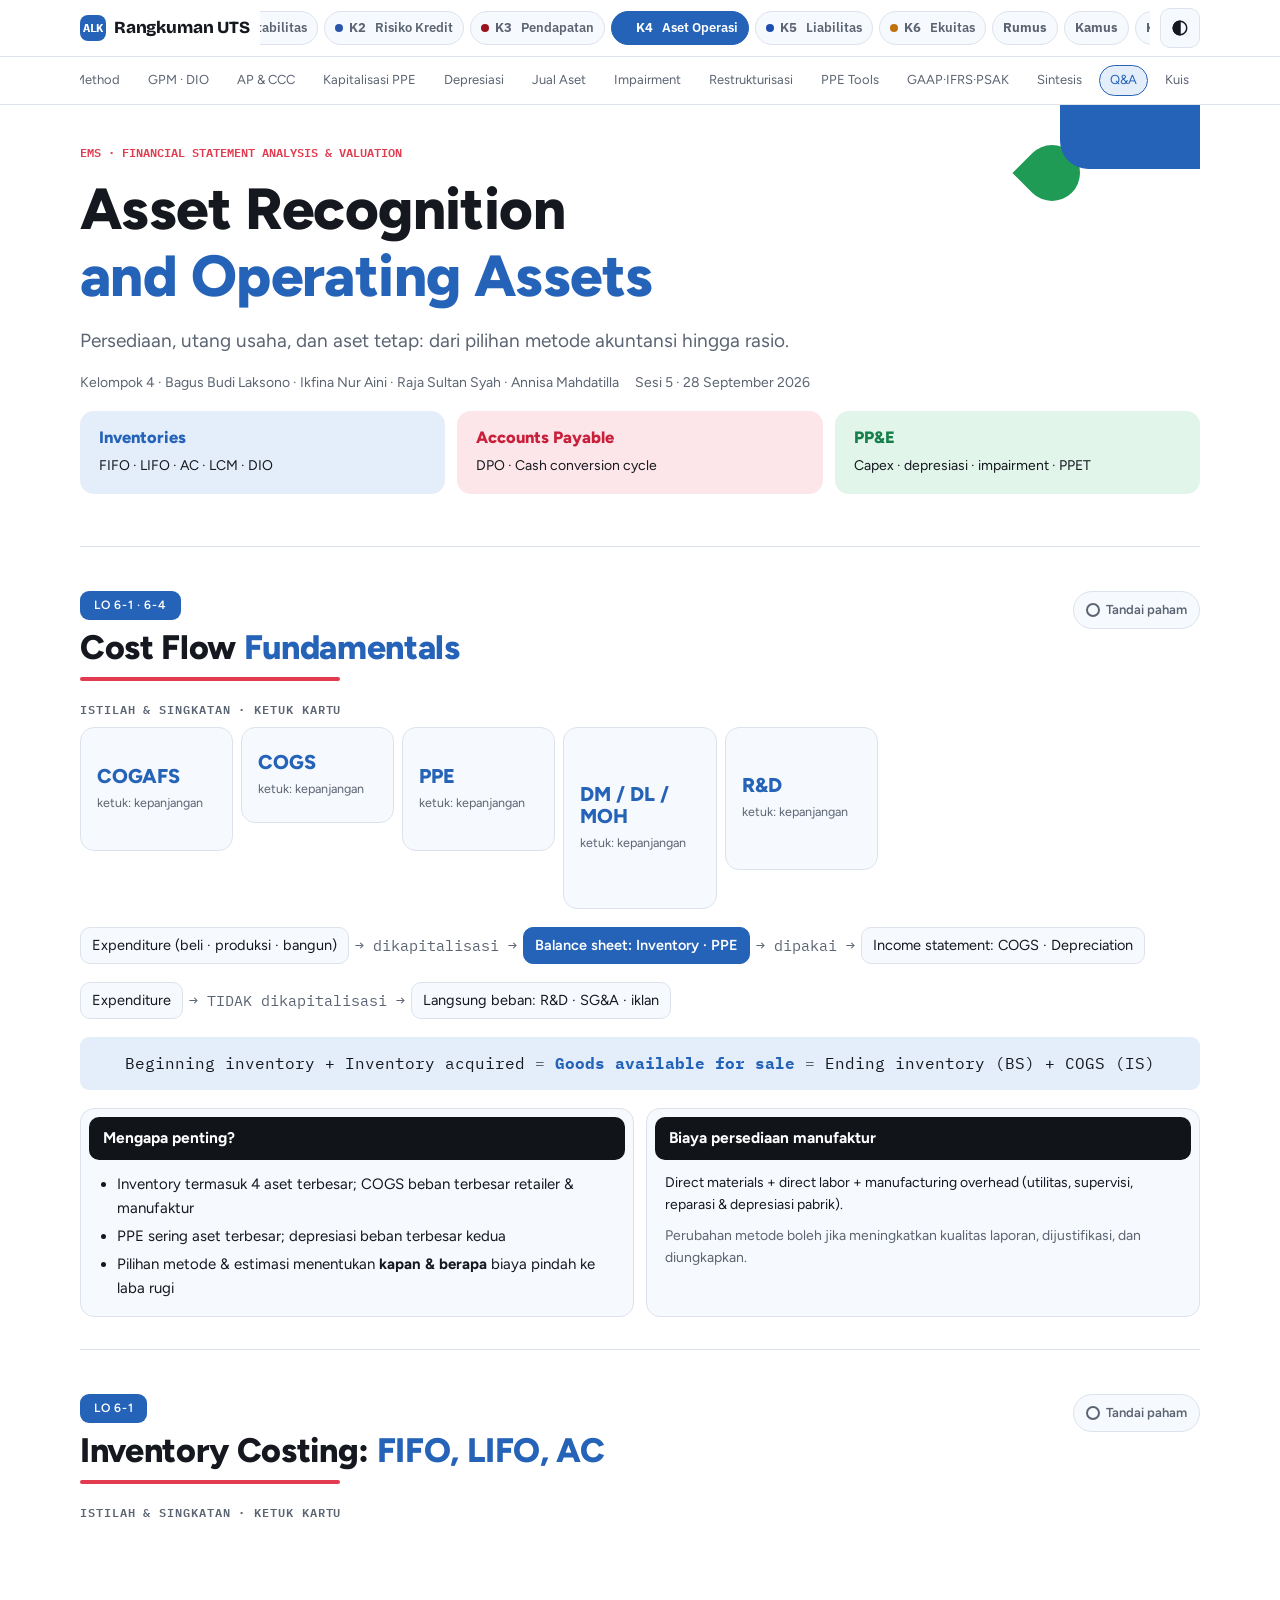
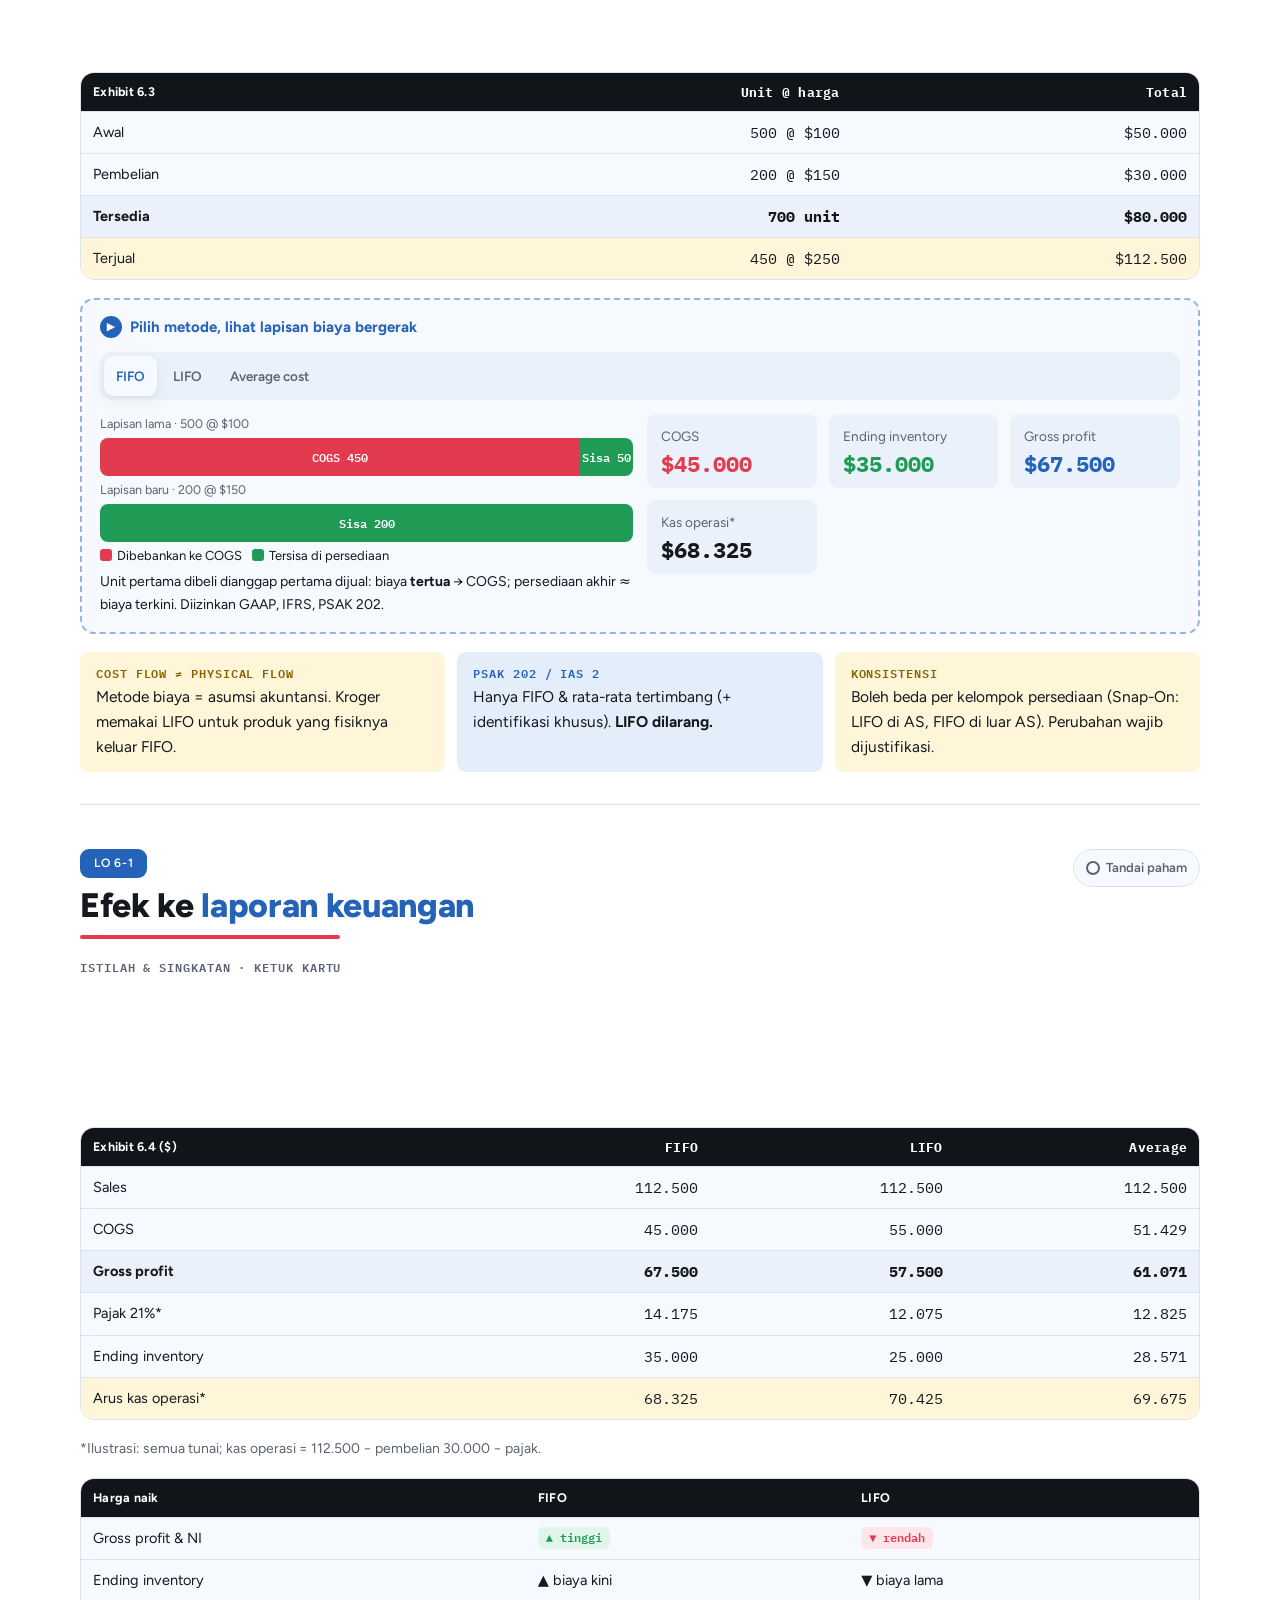
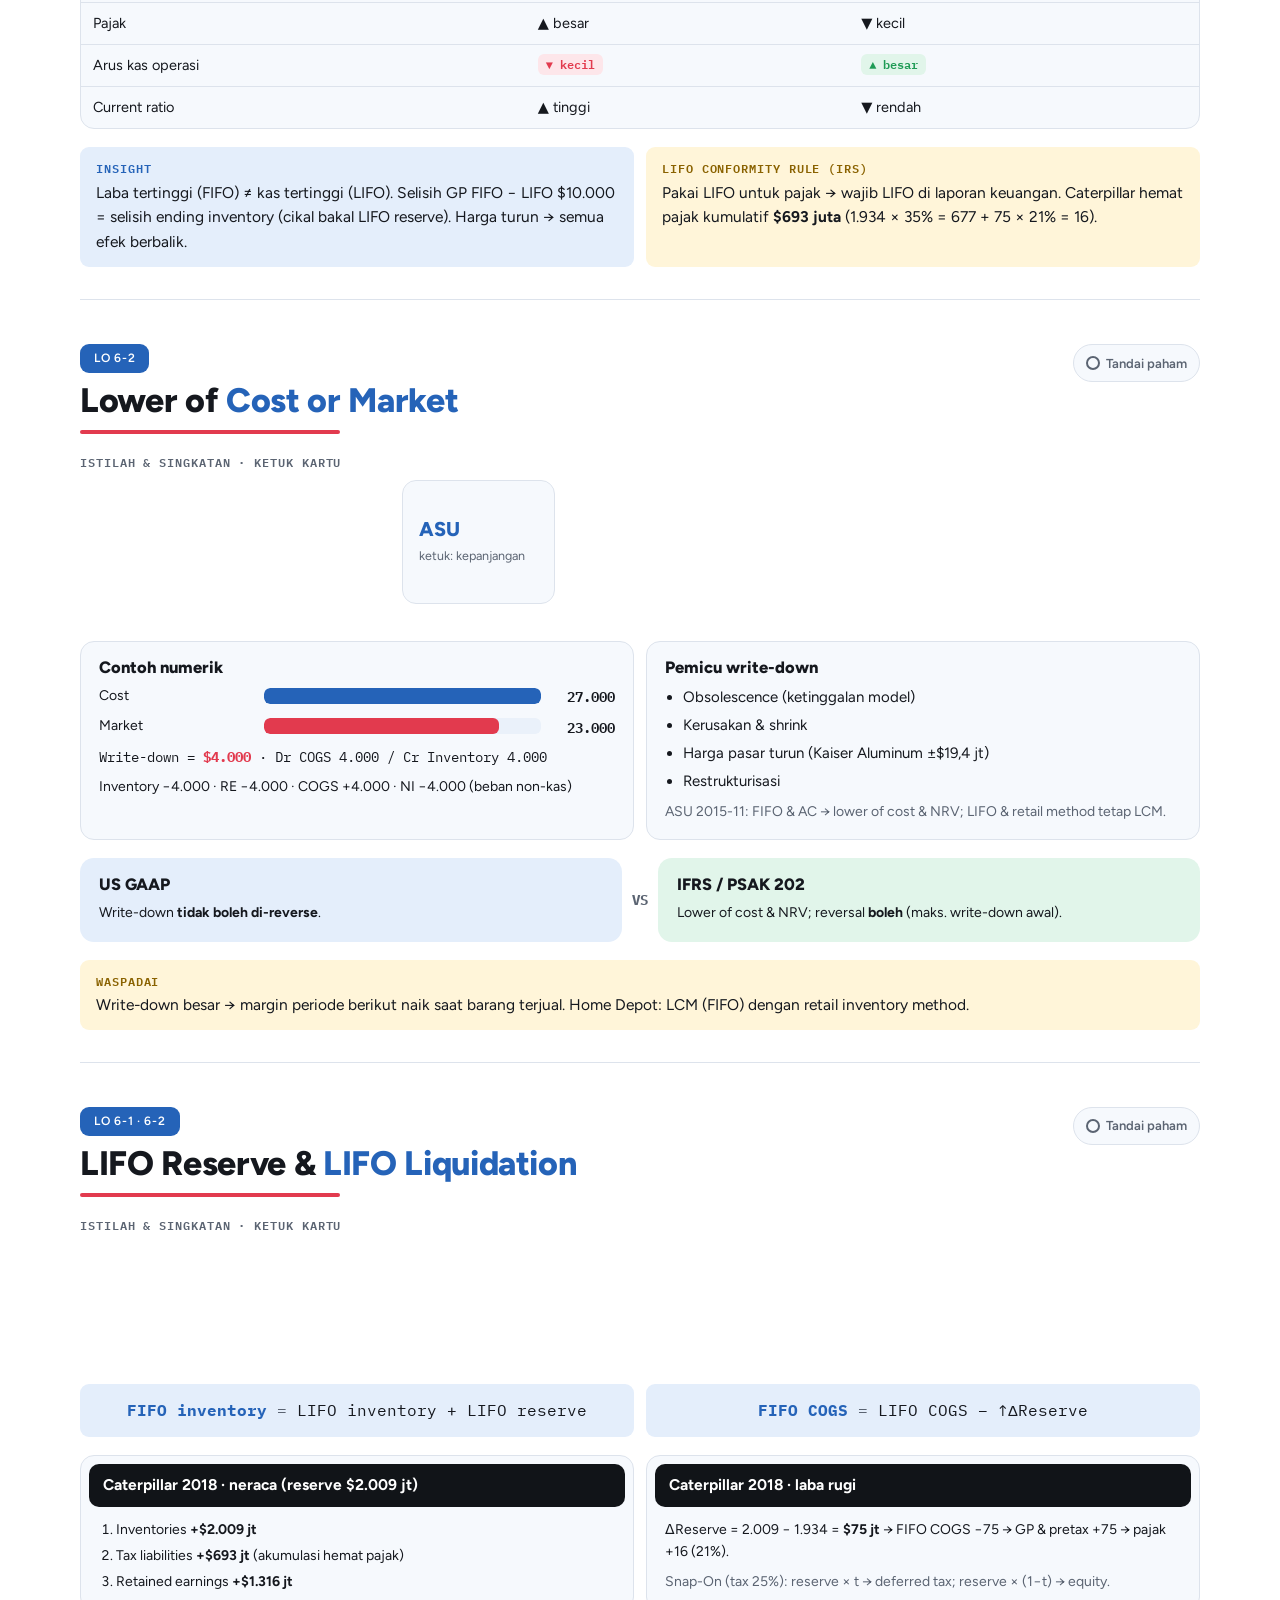
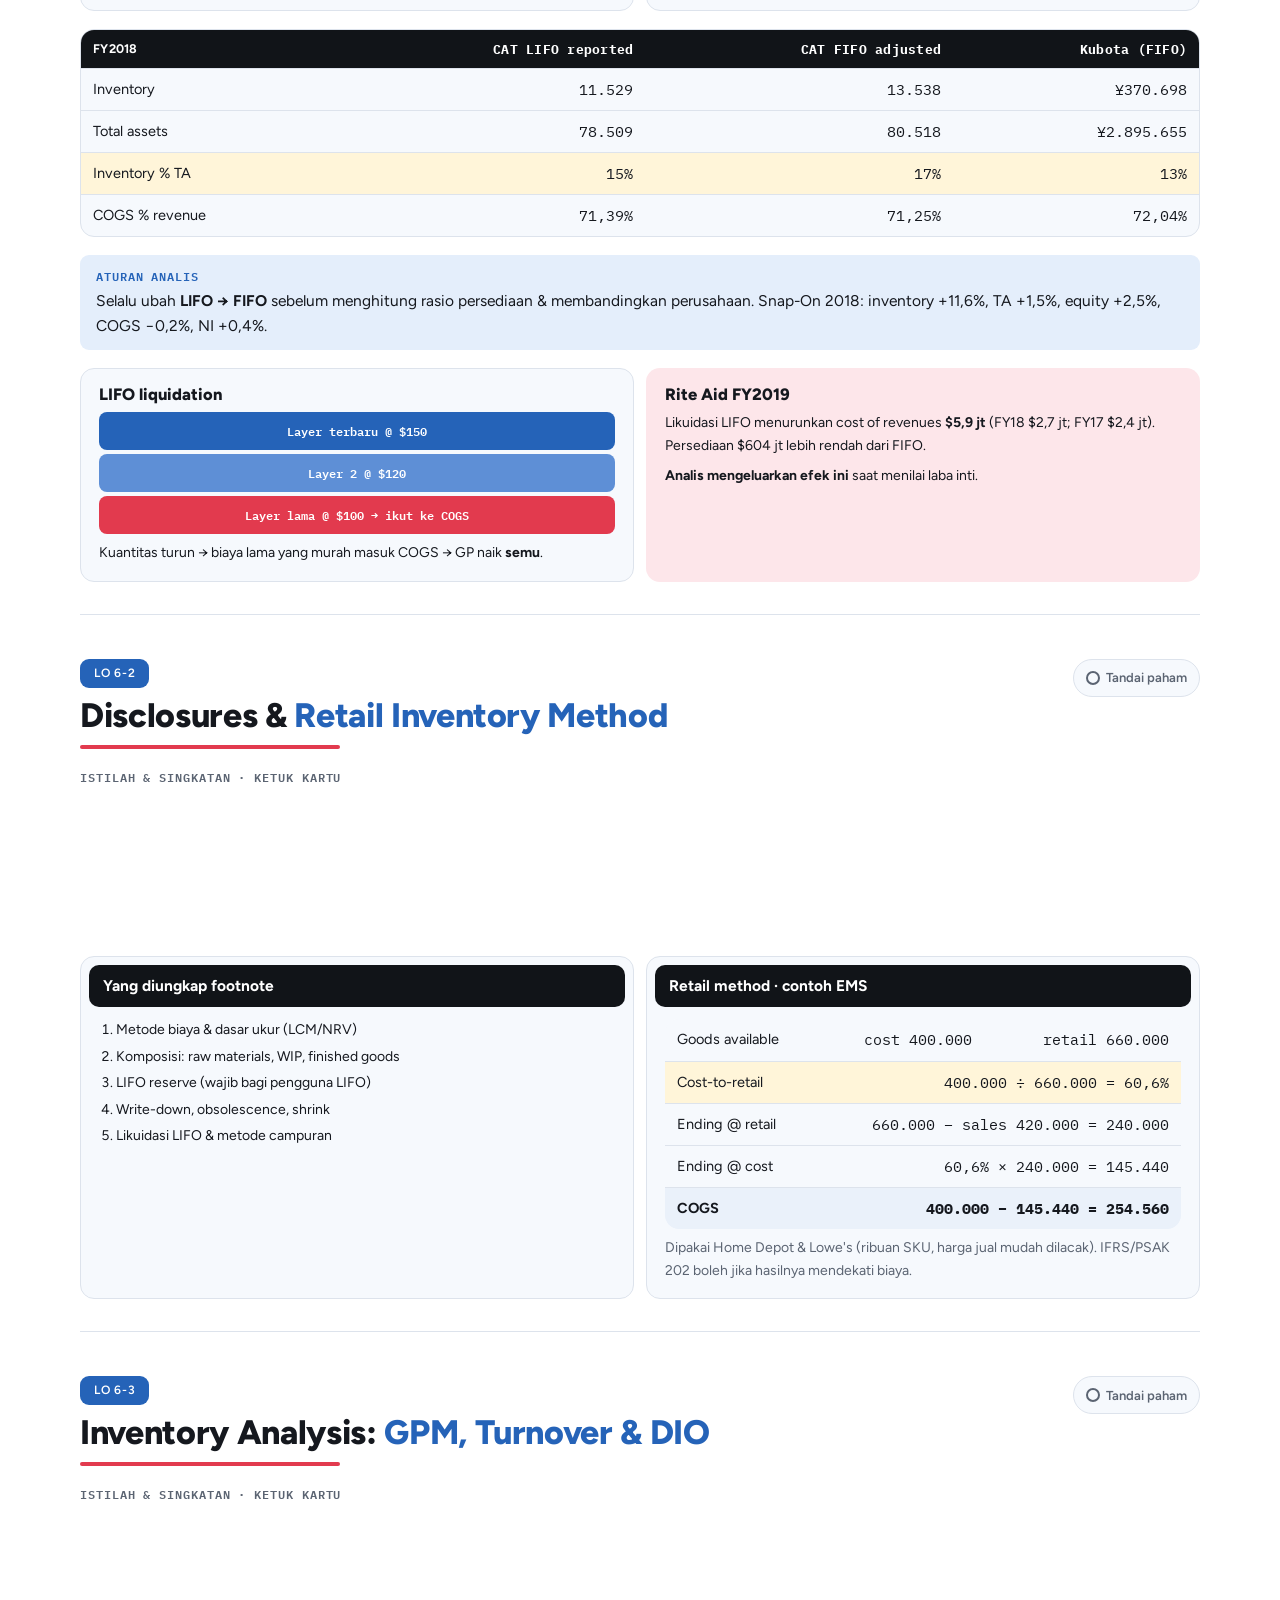
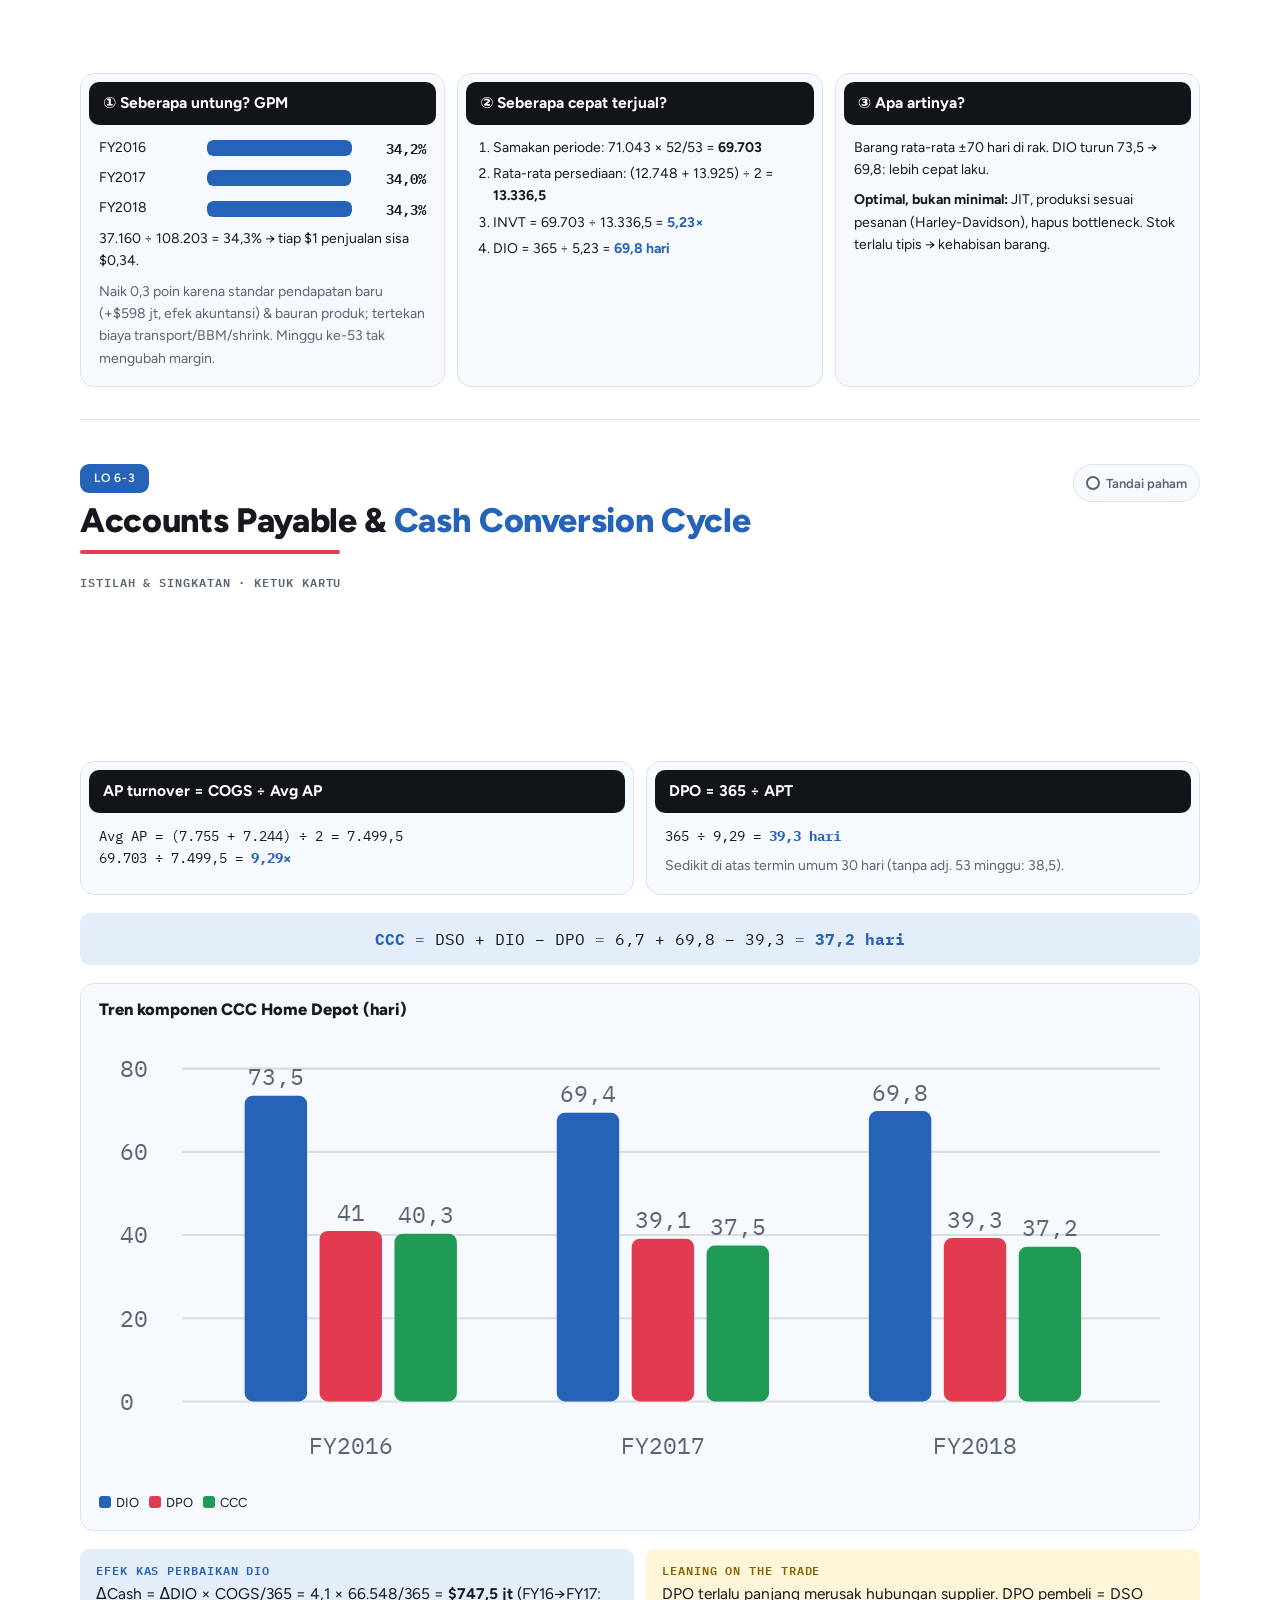
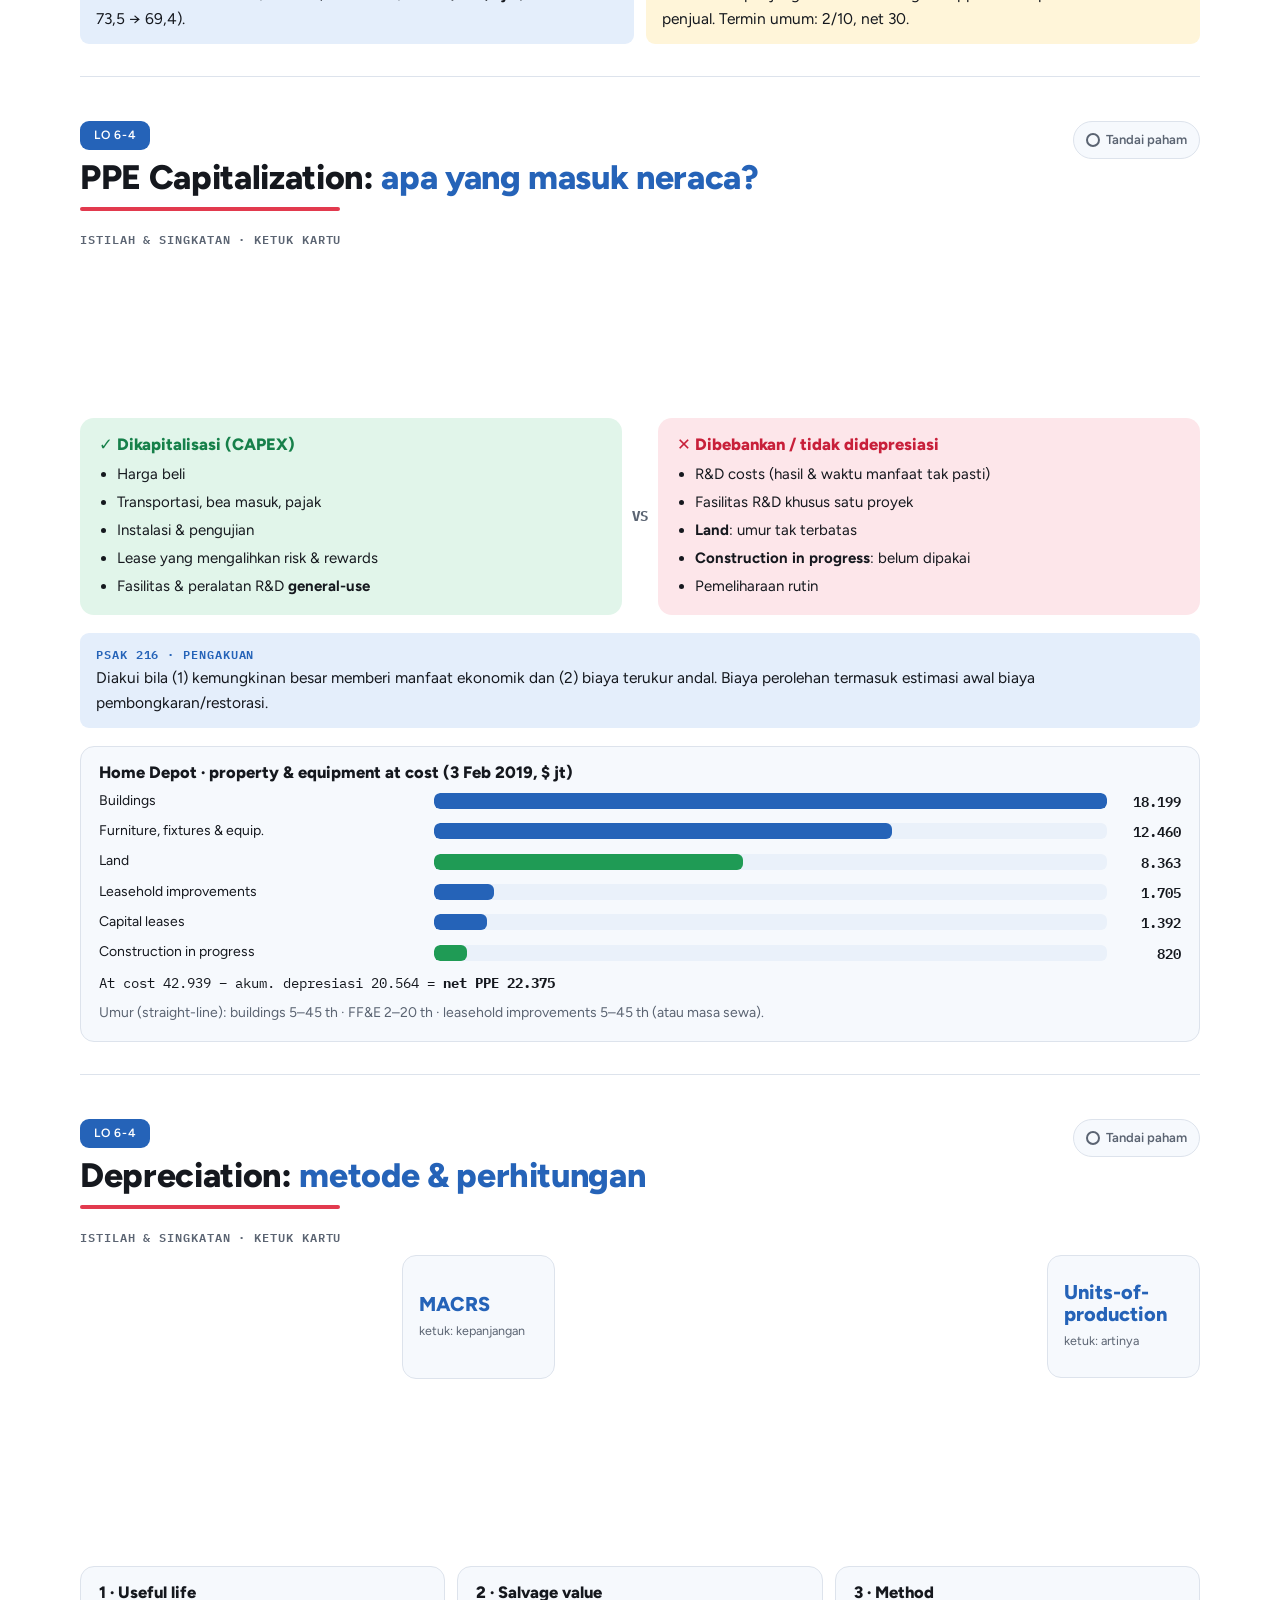
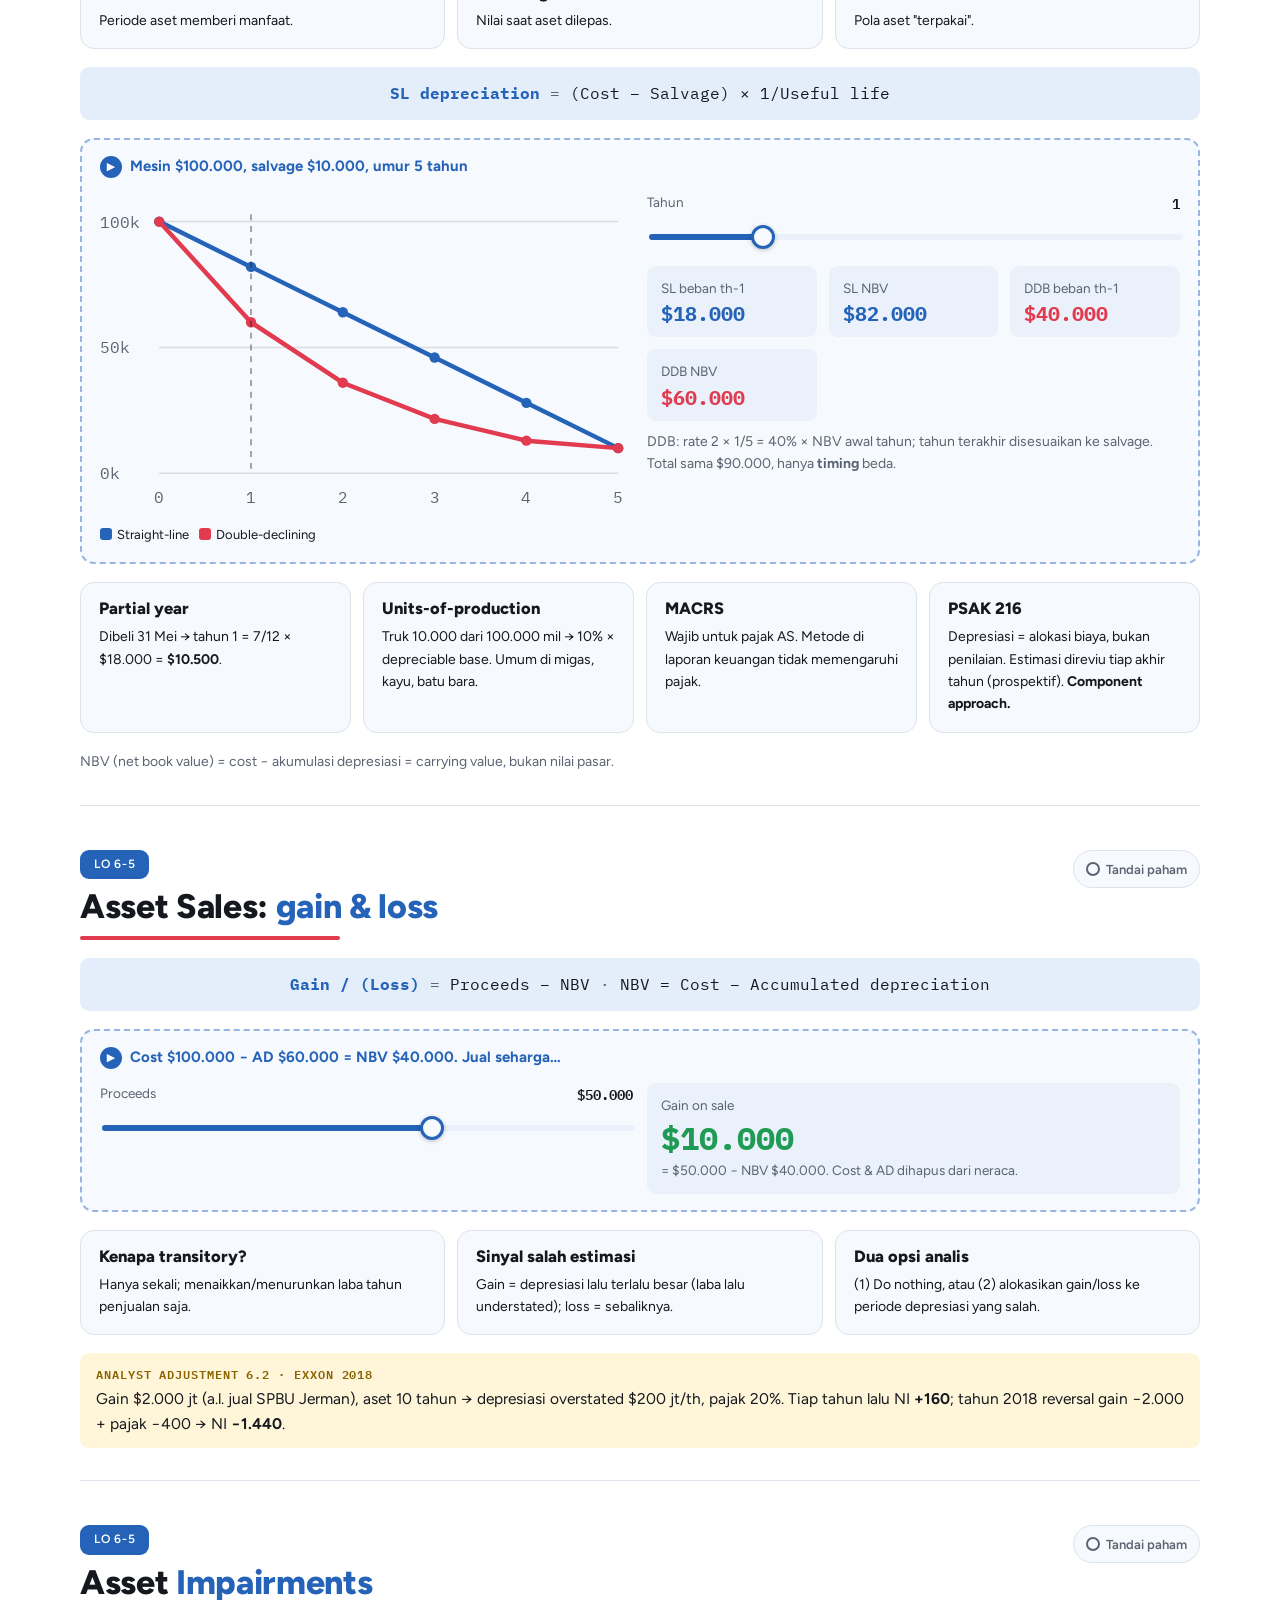
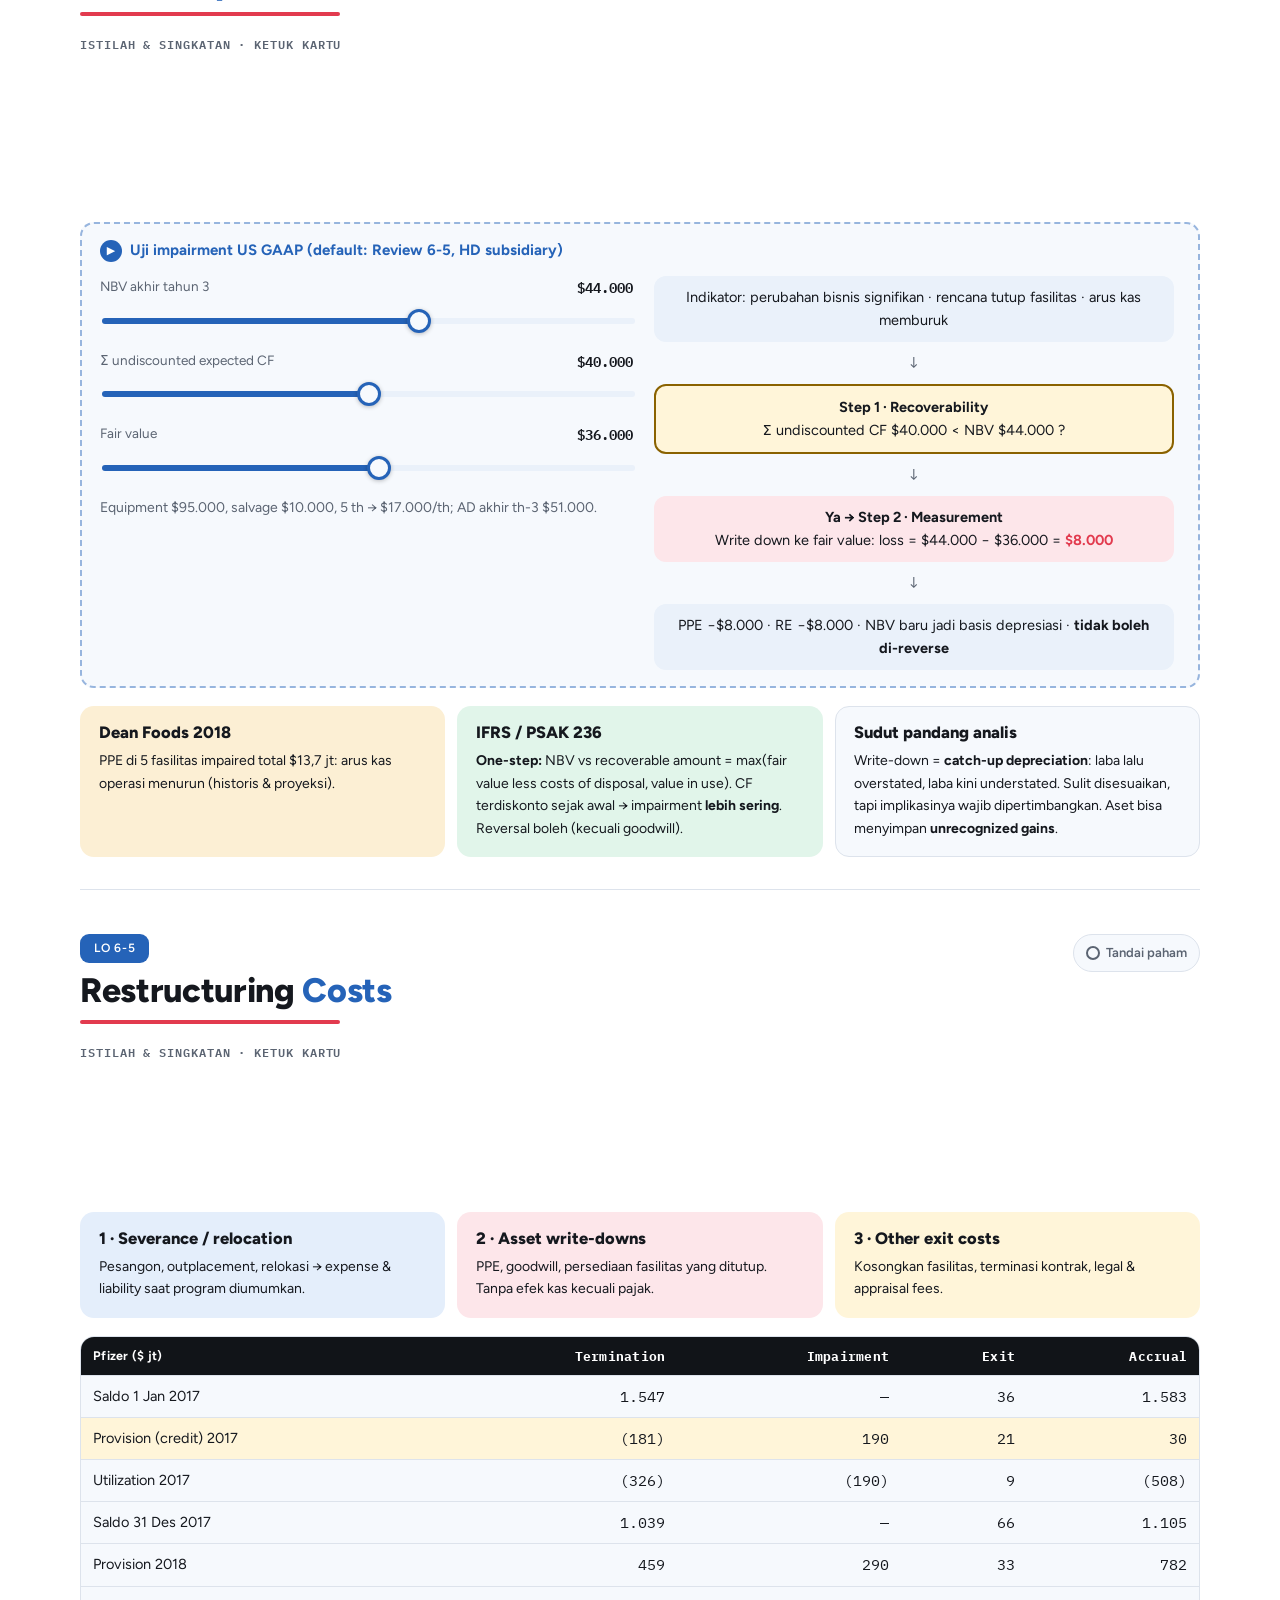
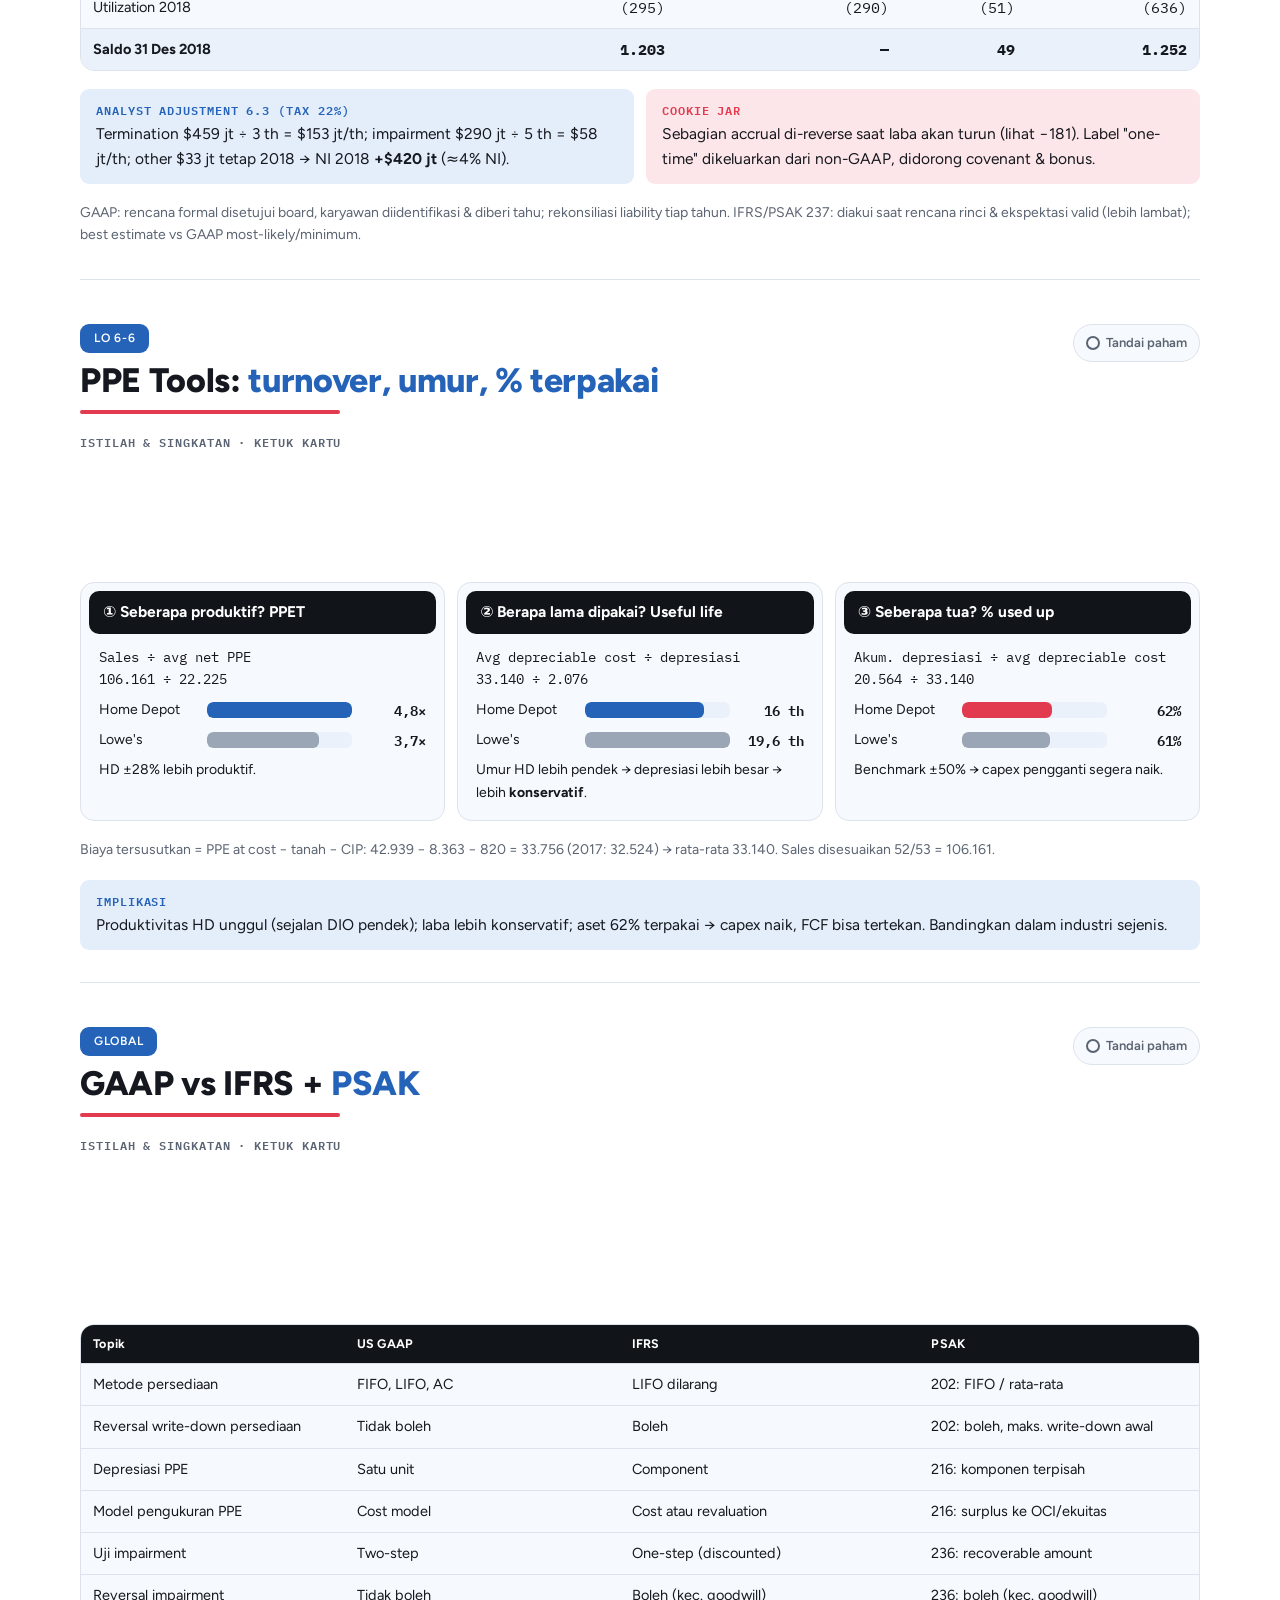
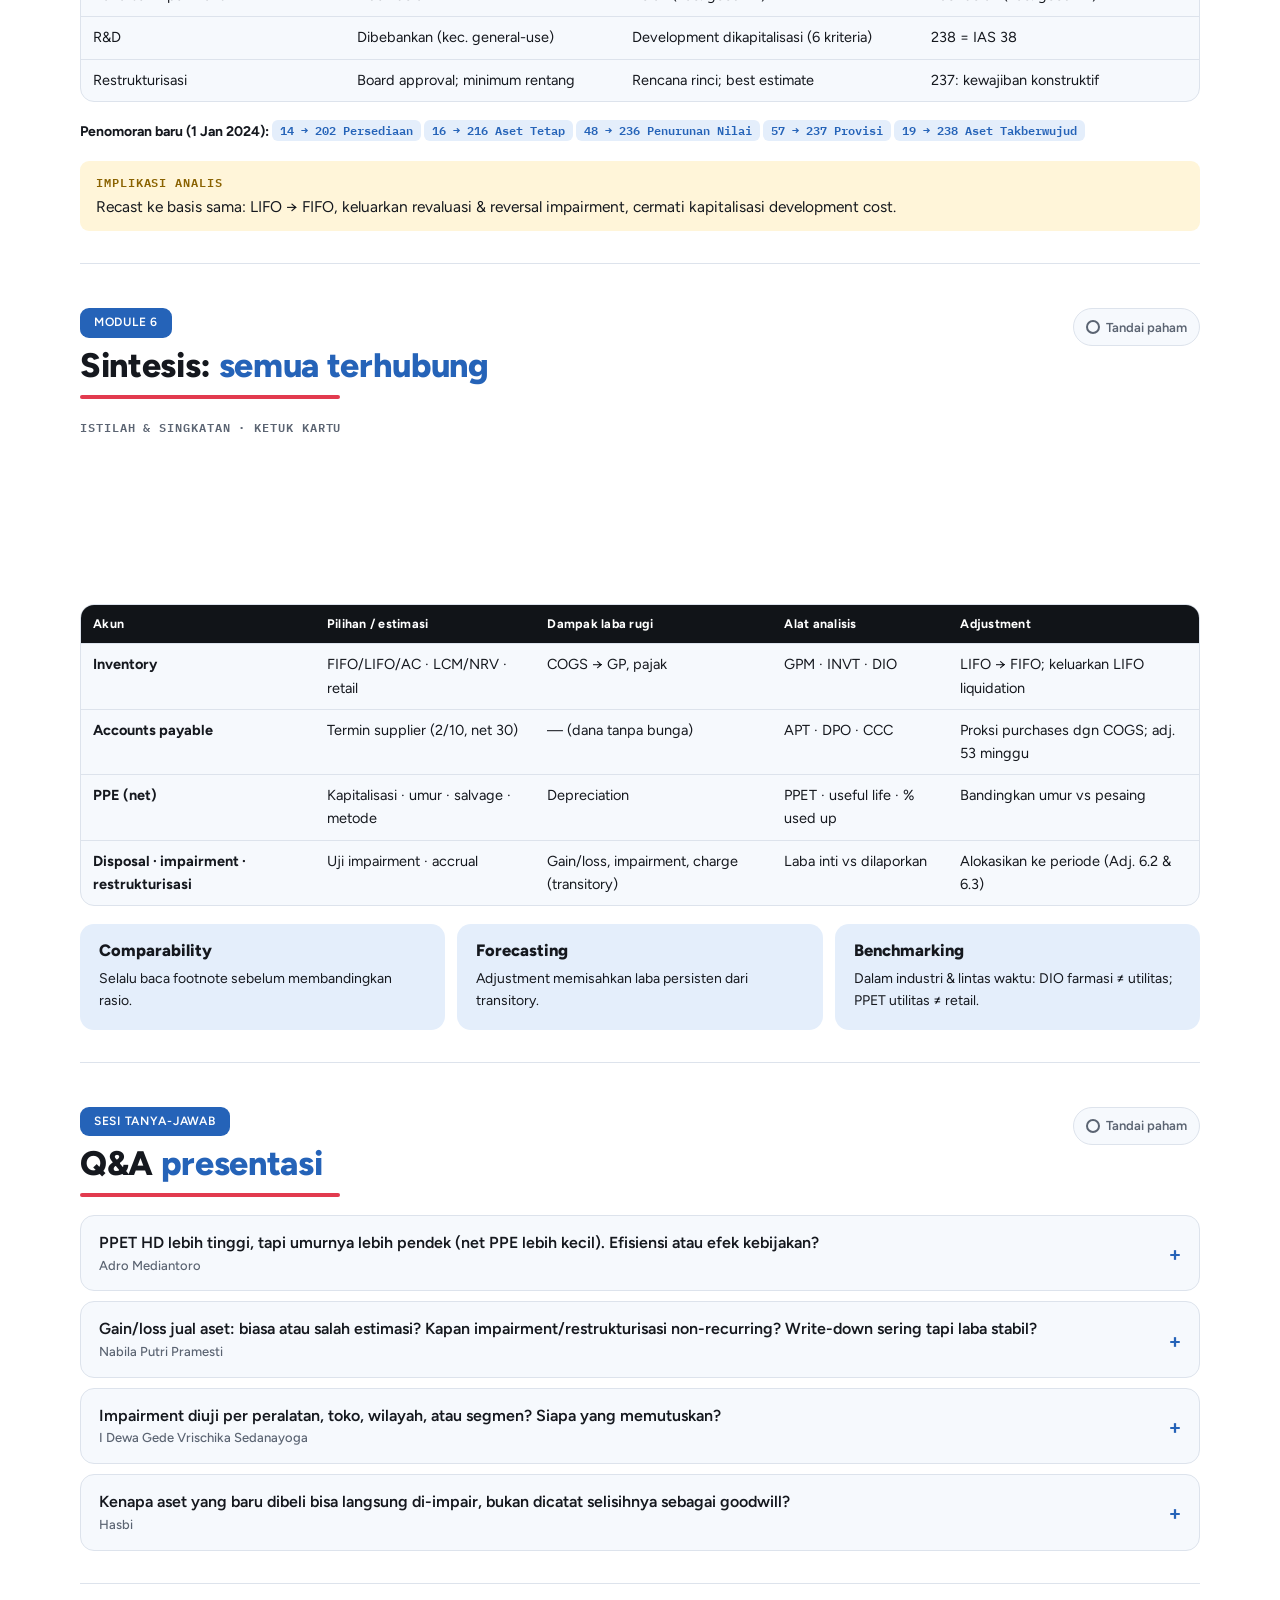
<file: operating-assets.html>
<!doctype html>
<html lang="id">
<head>
<meta charset="utf-8">
<link rel="icon" href="assets/icon.svg" type="image/svg+xml">
<meta name="viewport" content="width=device-width, initial-scale=1, viewport-fit=cover">
<title>Asset Recognition &amp; Operating Assets · ALK</title>
<meta name="description" content="Rangkuman visual materi Kelompok 4: Asset Recognition and Operating Assets (EMS Module 6).">
<link rel="preconnect" href="https://fonts.googleapis.com"><link rel="preconnect" href="https://fonts.gstatic.com" crossorigin>
<link rel="stylesheet" href="https://fonts.googleapis.com/css2?family=Bricolage+Grotesque:wght@800&family=Figtree:ital,wght@0,400;0,500;0,600;0,700;0,800;0,900;1,400&family=IBM+Plex+Mono:wght@500;600;700&family=IBM+Plex+Sans:wght@500;600&display=swap">
<link rel="stylesheet" href="assets/style.css?v=7">
<style>
  .layers{display:grid;gap:4px}
  .layer{display:flex;height:38px;border-radius:8px;overflow:hidden;font:600 12px var(--f-mono)}
  .layer div{display:grid;place-items:center;transition:flex-basis .5s;min-width:0;overflow:hidden;white-space:nowrap}
  .cg{background:#E23A4E;color:#fff}.ei{background:#1F9B55;color:#fff}
  .lyl{font-size:12.5px;color:var(--muted);display:flex;justify-content:space-between}
  .legend{display:flex;flex-wrap:wrap;gap:10px;font-size:13px}
  .legend i{display:inline-block;width:12px;height:12px;border-radius:3px;margin-right:5px;vertical-align:-1px}
  .chart text{font-family:var(--f-mono);font-size:11px;fill:var(--muted)}
  .flowc{display:grid;gap:8px;justify-items:center;text-align:center}
  .flowc .box{border-radius:12px;padding:10px 14px;font-size:14.5px;max-width:520px;width:100%}
  .flowc .dia{background:var(--hl-soft);border:2px solid var(--hl-ink);border-radius:12px}
  .flowc .ar{color:var(--muted);font-family:var(--f-mono)}
</style>
</head>
<body class="k4" data-page="k4">
<header class="site"></header>
<nav class="toc" aria-label="Isi halaman"><div class="row">
  <a href="#flow">Flow of Costs</a><a href="#method">FIFO · LIFO · AC</a><a href="#effects">Efek Laporan</a><a href="#lcm">LCM</a><a href="#reserve">LIFO Reserve</a><a href="#rim">Retail Method</a><a href="#inv">GPM · DIO</a><a href="#ccc">AP &amp; CCC</a><a href="#ppe">Kapitalisasi PPE</a><a href="#dep">Depresiasi</a><a href="#sale">Jual Aset</a><a href="#imp">Impairment</a><a href="#restr">Restrukturisasi</a><a href="#tools">PPE Tools</a><a href="#global">GAAP·IFRS·PSAK</a><a href="#syn">Sintesis</a><a href="#qna">Q&amp;A</a><a href="#kuis">Kuis</a>
</div></nav>

<main class="wrap">
<section class="hero">
  <span class="blob deco" aria-hidden="true"></span>
  <div class="hero-tag"><span class="pill bad" style="background:transparent;padding:0">EMS · FINANCIAL STATEMENT ANALYSIS &amp; VALUATION</span></div>
  <h1>Asset Recognition<br><span style="color:var(--k)">and Operating Assets</span></h1>
  <p class="hero-sub">Persediaan, utang usaha, dan aset tetap: dari pilihan metode akuntansi hingga rasio.</p>
  <div class="hero-meta"><span>Kelompok 4 · Bagus Budi Laksono · Ikfina Nur Aini · Raja Sultan Syah · Annisa Mahdatilla</span><span>Sesi 5 · 28 September 2026</span></div>
  <div class="grid" style="--min:200px">
    <div class="card c-blue"><h4 style="color:#2563B8">Inventories</h4><span class="small">FIFO · LIFO · AC · LCM · DIO</span></div>
    <div class="card c-pink"><h4 style="color:#C8203A">Accounts Payable</h4><span class="small">DPO · Cash conversion cycle</span></div>
    <div class="card c-mint"><h4 style="color:#16804A">PP&amp;E</h4><span class="small">Capex · depresiasi · impairment · PPET</span></div>
  </div>
</section>

<section class="sec" id="flow">
  <div class="sec-head"><div class="t"><span class="lo">LO 6-1 · 6-4</span><h2>Cost Flow <span class="acc">Fundamentals</span></h2></div><button class="done" data-done="k4-flow"></button></div>
  <div class="terms" data-terms="COGAFS|COGS|PPE|DM / DL / MOH|R&amp;D"></div>
  <div class="flow"><span class="step">Expenditure (beli · produksi · bangun)</span><span class="arr">→ dikapitalisasi →</span><span class="step on">Balance sheet: Inventory · PPE</span><span class="arr">→ dipakai →</span><span class="step">Income statement: COGS · Depreciation</span></div>
  <div class="flow"><span class="step">Expenditure</span><span class="arr">→ TIDAK dikapitalisasi →</span><span class="step">Langsung beban: R&amp;D · SG&amp;A · iklan</span></div>
  <div class="formula"><span>Beginning inventory + Inventory acquired</span><span class="op">=</span><span class="n">Goods available for sale</span><span class="op">=</span><span>Ending inventory (BS) + COGS (IS)</span></div>
  <div class="grid" style="--min:260px">
    <div class="card"><div class="card-h">Mengapa penting?</div><ul class="small"><li>Inventory termasuk 4 aset terbesar; COGS beban terbesar retailer &amp; manufaktur</li><li>PPE sering aset terbesar; depresiasi beban terbesar kedua</li><li>Pilihan metode &amp; estimasi menentukan <b>kapan &amp; berapa</b> biaya pindah ke laba rugi</li></ul></div>
    <div class="card"><div class="card-h">Biaya persediaan manufaktur</div><p class="small">Direct materials + direct labor + manufacturing overhead (utilitas, supervisi, reparasi &amp; depresiasi pabrik).</p><p class="small muted">Perubahan metode boleh jika meningkatkan kualitas laporan, dijustifikasi, dan diungkapkan.</p></div>
  </div>
</section>

<section class="sec" id="method">
  <div class="sec-head"><div class="t"><span class="lo">LO 6-1</span><h2>Inventory Costing: <span class="acc">FIFO, LIFO, AC</span></h2></div><button class="done" data-done="k4-method"></button></div>
  <div class="terms" data-terms="FIFO|LIFO|AC|PSAK 202"></div>
  <div class="tbl fit"><table><thead><tr><th>Exhibit 6.3</th><th class="n">Unit @ harga</th><th class="n">Total</th></tr></thead><tbody>
    <tr><td>Awal</td><td class="n">500 @ $100</td><td class="n">$50.000</td></tr><tr><td>Pembelian</td><td class="n">200 @ $150</td><td class="n">$30.000</td></tr><tr class="tot"><td>Tersedia</td><td class="n">700 unit</td><td class="n">$80.000</td></tr><tr class="hl"><td>Terjual</td><td class="n">450 @ $250</td><td class="n">$112.500</td></tr></tbody></table></div>
  <div class="widget">
    <div class="w-title">Pilih metode, lihat lapisan biaya bergerak</div>
    <div class="seg" id="mSeg"><button data-v="fifo" aria-pressed="true">FIFO</button><button data-v="lifo">LIFO</button><button data-v="ac">Average cost</button></div>
    <div class="w-grid">
      <div class="layers">
        <div class="lyl"><span>Lapisan lama · 500 @ $100</span></div><div class="layer" id="Lold"></div>
        <div class="lyl"><span>Lapisan baru · 200 @ $150</span></div><div class="layer" id="Lnew"></div>
        <div class="legend"><span><i style="background:#E23A4E"></i>Dibebankan ke COGS</span><span><i style="background:#1F9B55"></i>Tersisa di persediaan</span></div>
        <p class="small" id="mDesc"></p>
      </div>
      <div class="grid" style="--min:130px" id="mOut"></div>
    </div>
  </div>
  <div class="grid" style="--min:260px">
    <p class="callout"><span class="lbl">Cost flow ≠ physical flow</span>Metode biaya = asumsi akuntansi. Kroger memakai LIFO untuk produk yang fisiknya keluar FIFO.</p>
    <p class="callout k"><span class="lbl">PSAK 202 / IAS 2</span>Hanya FIFO &amp; rata-rata tertimbang (+ identifikasi khusus). <b>LIFO dilarang.</b></p>
    <p class="callout"><span class="lbl">Konsistensi</span>Boleh beda per kelompok persediaan (Snap-On: LIFO di AS, FIFO di luar AS). Perubahan wajib dijustifikasi.</p>
  </div>
</section>

<section class="sec" id="effects">
  <div class="sec-head"><div class="t"><span class="lo">LO 6-1</span><h2>Efek ke <span class="acc">laporan keuangan</span></h2></div><button class="done" data-done="k4-effects"></button></div>
  <div class="terms" data-terms="IRS"></div>
  <div class="tbl"><table><thead><tr><th>Exhibit 6.4 ($)</th><th class="n">FIFO</th><th class="n">LIFO</th><th class="n">Average</th></tr></thead><tbody>
    <tr><td>Sales</td><td class="n">112.500</td><td class="n">112.500</td><td class="n">112.500</td></tr>
    <tr><td>COGS</td><td class="n">45.000</td><td class="n">55.000</td><td class="n">51.429</td></tr>
    <tr class="tot"><td>Gross profit</td><td class="n">67.500</td><td class="n">57.500</td><td class="n">61.071</td></tr>
    <tr><td>Pajak 21%*</td><td class="n">14.175</td><td class="n">12.075</td><td class="n">12.825</td></tr>
    <tr><td>Ending inventory</td><td class="n">35.000</td><td class="n">25.000</td><td class="n">28.571</td></tr>
    <tr class="hl"><td>Arus kas operasi*</td><td class="n">68.325</td><td class="n">70.425</td><td class="n">69.675</td></tr>
  </tbody></table></div>
  <p class="small muted">*Ilustrasi: semua tunai; kas operasi = 112.500 − pembelian 30.000 − pajak.</p>
  <div class="tbl fit"><table><thead><tr><th>Harga naik</th><th>FIFO</th><th>LIFO</th></tr></thead><tbody>
    <tr><td>Gross profit &amp; NI</td><td><span class="pill good">▲ tinggi</span></td><td><span class="pill bad">▼ rendah</span></td></tr>
    <tr><td>Ending inventory</td><td>▲ biaya kini</td><td>▼ biaya lama</td></tr>
    <tr><td>Pajak</td><td>▲ besar</td><td>▼ kecil</td></tr>
    <tr><td>Arus kas operasi</td><td><span class="pill bad">▼ kecil</span></td><td><span class="pill good">▲ besar</span></td></tr>
    <tr><td>Current ratio</td><td>▲ tinggi</td><td>▼ rendah</td></tr>
  </tbody></table></div>
  <div class="grid" style="--min:260px">
    <p class="callout k"><span class="lbl">Insight</span>Laba tertinggi (FIFO) ≠ kas tertinggi (LIFO). Selisih GP FIFO − LIFO $10.000 = selisih ending inventory (cikal bakal LIFO reserve). Harga turun → semua efek berbalik.</p>
    <p class="callout"><span class="lbl">LIFO conformity rule (IRS)</span>Pakai LIFO untuk pajak → wajib LIFO di laporan keuangan. Caterpillar hemat pajak kumulatif <b>$693 juta</b> (1.934 × 35% = 677 + 75 × 21% = 16).</p>
  </div>
</section>

<section class="sec" id="lcm">
  <div class="sec-head"><div class="t"><span class="lo">LO 6-2</span><h2>Lower of <span class="acc">Cost or Market</span></h2></div><button class="done" data-done="k4-lcm"></button></div>
  <div class="terms" data-terms="LCM|NRV|ASU"></div>
  <div class="grid" style="--min:280px">
    <div class="card"><h4>Contoh numerik</h4>
      <div class="bars"><div class="bar"><span class="lab">Cost</span><span class="tr"><span class="fill" style="--w:100%"></span></span><span class="v">27.000</span></div><div class="bar"><span class="lab">Market</span><span class="tr"><span class="fill" style="--w:85%;--c:#E23A4E"></span></span><span class="v">23.000</span></div></div>
      <p class="mono small">Write-down = <b class="bad">$4.000</b> · Dr COGS 4.000 / Cr Inventory 4.000</p>
      <p class="small">Inventory −4.000 · RE −4.000 · COGS +4.000 · NI −4.000 (beban non-kas)</p></div>
    <div class="card"><h4>Pemicu write-down</h4><ul class="small"><li>Obsolescence (ketinggalan model)</li><li>Kerusakan &amp; shrink</li><li>Harga pasar turun (Kaiser Aluminum ±$19,4 jt)</li><li>Restrukturisasi</li></ul><p class="small muted">ASU 2015-11: FIFO &amp; AC → lower of cost &amp; NRV; LIFO &amp; retail method tetap LCM.</p></div>
  </div>
  <div class="vs">
    <div class="card c-blue"><h4>US GAAP</h4><p class="small">Write-down <b>tidak boleh di-reverse</b>.</p></div><span class="mid">VS</span>
    <div class="card c-mint"><h4>IFRS / PSAK 202</h4><p class="small">Lower of cost &amp; NRV; reversal <b>boleh</b> (maks. write-down awal).</p></div>
  </div>
  <p class="callout"><span class="lbl">Waspadai</span>Write-down besar → margin periode berikut naik saat barang terjual. Home Depot: LCM (FIFO) dengan retail inventory method.</p>
</section>

<section class="sec" id="reserve">
  <div class="sec-head"><div class="t"><span class="lo">LO 6-1 · 6-2</span><h2>LIFO Reserve &amp; <span class="acc">LIFO Liquidation</span></h2></div><button class="done" data-done="k4-reserve"></button></div>
  <div class="terms" data-terms="LIFO reserve|LIFO liquidation"></div>
  <div class="grid" style="--min:280px">
    <div class="formula"><span class="n">FIFO inventory</span><span class="op">=</span><span>LIFO inventory + LIFO reserve</span></div>
    <div class="formula"><span class="n">FIFO COGS</span><span class="op">=</span><span>LIFO COGS − ↑ΔReserve</span></div>
  </div>
  <div class="grid" style="--min:280px">
    <div class="card"><div class="card-h">Caterpillar 2018 · neraca (reserve $2.009 jt)</div>
      <ol class="small"><li>Inventories <b>+$2.009 jt</b></li><li>Tax liabilities <b>+$693 jt</b> (akumulasi hemat pajak)</li><li>Retained earnings <b>+$1.316 jt</b></li></ol></div>
    <div class="card"><div class="card-h">Caterpillar 2018 · laba rugi</div>
      <p class="small">ΔReserve = 2.009 − 1.934 = <b>$75 jt</b> → FIFO COGS −75 → GP &amp; pretax +75 → pajak +16 (21%).</p><p class="small muted">Snap-On (tax 25%): reserve × t → deferred tax; reserve × (1−t) → equity.</p></div>
  </div>
  <div class="tbl"><table><thead><tr><th>FY2018</th><th class="n">CAT LIFO reported</th><th class="n">CAT FIFO adjusted</th><th class="n">Kubota (FIFO)</th></tr></thead><tbody>
    <tr><td>Inventory</td><td class="n">11.529</td><td class="n">13.538</td><td class="n">¥370.698</td></tr>
    <tr><td>Total assets</td><td class="n">78.509</td><td class="n">80.518</td><td class="n">¥2.895.655</td></tr>
    <tr class="hl"><td>Inventory % TA</td><td class="n">15%</td><td class="n">17%</td><td class="n">13%</td></tr>
    <tr><td>COGS % revenue</td><td class="n">71,39%</td><td class="n">71,25%</td><td class="n">72,04%</td></tr>
  </tbody></table></div>
  <p class="callout k"><span class="lbl">Aturan analis</span>Selalu ubah <b>LIFO → FIFO</b> sebelum menghitung rasio persediaan &amp; membandingkan perusahaan. Snap-On 2018: inventory +11,6%, TA +1,5%, equity +2,5%, COGS −0,2%, NI +0,4%.</p>
  <div class="grid" style="--min:280px">
    <div class="card"><h4>LIFO liquidation</h4>
      <div class="layers"><div class="layer"><div style="flex-basis:100%;background:#2563B8;color:#fff">Layer terbaru @ $150</div></div><div class="layer"><div style="flex-basis:100%;background:#5E8FD6;color:#fff">Layer 2 @ $120</div></div><div class="layer"><div style="flex-basis:100%;background:#E23A4E;color:#fff">Layer lama @ $100 → ikut ke COGS</div></div></div>
      <p class="small">Kuantitas turun → biaya lama yang murah masuk COGS → GP naik <b>semu</b>.</p></div>
    <div class="card t-bad"><h4>Rite Aid FY2019</h4><p class="small">Likuidasi LIFO menurunkan cost of revenues <b>$5,9 jt</b> (FY18 $2,7 jt; FY17 $2,4 jt). Persediaan $604 jt lebih rendah dari FIFO.</p><p class="small"><b>Analis mengeluarkan efek ini</b> saat menilai laba inti.</p></div>
  </div>
</section>

<section class="sec" id="rim">
  <div class="sec-head"><div class="t"><span class="lo">LO 6-2</span><h2>Disclosures &amp; <span class="acc">Retail Inventory Method</span></h2></div><button class="done" data-done="k4-rim"></button></div>
  <div class="terms" data-terms="RIM|SKU"></div>
  <div class="grid" style="--min:280px">
    <div class="card"><div class="card-h">Yang diungkap footnote</div><ol class="small"><li>Metode biaya &amp; dasar ukur (LCM/NRV)</li><li>Komposisi: raw materials, WIP, finished goods</li><li>LIFO reserve (wajib bagi pengguna LIFO)</li><li>Write-down, obsolescence, shrink</li><li>Likuidasi LIFO &amp; metode campuran</li></ol></div>
    <div class="card"><div class="card-h">Retail method · contoh EMS</div>
      <div class="tbl fit" style="border:0"><table><tbody>
        <tr><td>Goods available</td><td class="n">cost 400.000</td><td class="n">retail 660.000</td></tr>
        <tr class="hl"><td>Cost-to-retail</td><td class="n" colspan="2">400.000 ÷ 660.000 = 60,6%</td></tr>
        <tr><td>Ending @ retail</td><td class="n" colspan="2">660.000 − sales 420.000 = 240.000</td></tr>
        <tr><td>Ending @ cost</td><td class="n" colspan="2">60,6% × 240.000 = 145.440</td></tr>
        <tr class="tot"><td>COGS</td><td class="n" colspan="2">400.000 − 145.440 = 254.560</td></tr>
      </tbody></table></div>
      <p class="small muted">Dipakai Home Depot &amp; Lowe's (ribuan SKU, harga jual mudah dilacak). IFRS/PSAK 202 boleh jika hasilnya mendekati biaya.</p></div>
  </div>
</section>

<section class="sec" id="inv">
  <div class="sec-head"><div class="t"><span class="lo">LO 6-3</span><h2>Inventory Analysis: <span class="acc">GPM, Turnover &amp; DIO</span></h2></div><button class="done" data-done="k4-inv"></button></div>
  <div class="terms" data-terms="GPM|INVT|DIO|JIT"></div>
  <div class="grid" style="--min:260px">
    <div class="card"><div class="card-h">① Seberapa untung? GPM</div>
      <div class="bars"><div class="bar"><span class="lab">FY2016</span><span class="tr"><span class="fill" style="--w:99.7%"></span></span><span class="v">34,2%</span></div><div class="bar"><span class="lab">FY2017</span><span class="tr"><span class="fill" style="--w:99.1%"></span></span><span class="v">34,0%</span></div><div class="bar"><span class="lab">FY2018</span><span class="tr"><span class="fill" style="--w:100%"></span></span><span class="v">34,3%</span></div></div>
      <p class="small">37.160 ÷ 108.203 = 34,3% → tiap $1 penjualan sisa $0,34.</p>
      <p class="small muted">Naik 0,3 poin karena standar pendapatan baru (+$598 jt, efek akuntansi) &amp; bauran produk; tertekan biaya transport/BBM/shrink. Minggu ke-53 tak mengubah margin.</p></div>
    <div class="card"><div class="card-h">② Seberapa cepat terjual?</div>
      <ol class="small"><li>Samakan periode: 71.043 × 52/53 = <b>69.703</b></li><li>Rata-rata persediaan: (12.748 + 13.925) ÷ 2 = <b>13.336,5</b></li><li>INVT = 69.703 ÷ 13.336,5 = <b class="k">5,23×</b></li><li>DIO = 365 ÷ 5,23 = <b class="k">69,8 hari</b></li></ol></div>
    <div class="card"><div class="card-h">③ Apa artinya?</div><p class="small">Barang rata-rata ±70 hari di rak. DIO turun 73,5 → 69,8: lebih cepat laku.</p><p class="small"><b>Optimal, bukan minimal:</b> JIT, produksi sesuai pesanan (Harley-Davidson), hapus bottleneck. Stok terlalu tipis → kehabisan barang.</p></div>
  </div>
</section>

<section class="sec" id="ccc">
  <div class="sec-head"><div class="t"><span class="lo">LO 6-3</span><h2>Accounts Payable &amp; <span class="acc">Cash Conversion Cycle</span></h2></div><button class="done" data-done="k4-ccc"></button></div>
  <div class="terms" data-terms="APT|DPO|DSO|CCC|2/10, net 30"></div>
  <div class="grid" style="--min:260px">
    <div class="card"><div class="card-h">AP turnover = COGS ÷ Avg AP</div><p class="mono small">Avg AP = (7.755 + 7.244) ÷ 2 = 7.499,5<br>69.703 ÷ 7.499,5 = <b class="k">9,29×</b></p></div>
    <div class="card"><div class="card-h">DPO = 365 ÷ APT</div><p class="mono small">365 ÷ 9,29 = <b class="k">39,3 hari</b></p><p class="small muted">Sedikit di atas termin umum 30 hari (tanpa adj. 53 minggu: 38,5).</p></div>
  </div>
  <div class="formula"><span class="n">CCC</span><span class="op">=</span><span>DSO + DIO − DPO</span><span class="op">=</span><span>6,7 + 69,8 − 39,3</span><span class="op">=</span><span class="n">37,2 hari</span></div>
  <div class="card chart"><h4>Tren komponen CCC Home Depot (hari)</h4>
    <svg viewBox="0 0 520 220" role="img" aria-label="Grafik DIO, DPO, CCC FY2016-FY2018">
      <g id="cccBars"></g>
    </svg>
    <div class="legend"><span><i style="background:#2563B8"></i>DIO</span><span><i style="background:#E23A4E"></i>DPO</span><span><i style="background:#1F9B55"></i>CCC</span></div>
  </div>
  <div class="grid" style="--min:260px">
    <p class="callout k"><span class="lbl">Efek kas perbaikan DIO</span>ΔCash = ΔDIO × COGS/365 = 4,1 × 66.548/365 = <b>$747,5 jt</b> (FY16→FY17: 73,5 → 69,4).</p>
    <p class="callout"><span class="lbl">Leaning on the trade</span>DPO terlalu panjang merusak hubungan supplier. DPO pembeli = DSO penjual. Termin umum: 2/10, net 30.</p>
  </div>
</section>

<section class="sec" id="ppe">
  <div class="sec-head"><div class="t"><span class="lo">LO 6-4</span><h2>PPE Capitalization: <span class="acc">apa yang masuk neraca?</span></h2></div><button class="done" data-done="k4-ppe"></button></div>
  <div class="terms" data-terms="CAPEX|CIP|PSAK 216"></div>
  <div class="vs">
    <div class="card c-mint"><h4 style="color:#16804A">✓ Dikapitalisasi (CAPEX)</h4><ul class="small"><li>Harga beli</li><li>Transportasi, bea masuk, pajak</li><li>Instalasi &amp; pengujian</li><li>Lease yang mengalihkan risk &amp; rewards</li><li>Fasilitas &amp; peralatan R&amp;D <b>general-use</b></li></ul></div>
    <span class="mid">VS</span>
    <div class="card c-pink"><h4 style="color:#C8203A">✕ Dibebankan / tidak didepresiasi</h4><ul class="small"><li>R&amp;D costs (hasil &amp; waktu manfaat tak pasti)</li><li>Fasilitas R&amp;D khusus satu proyek</li><li><b>Land</b>: umur tak terbatas</li><li><b>Construction in progress</b>: belum dipakai</li><li>Pemeliharaan rutin</li></ul></div>
  </div>
  <p class="callout k"><span class="lbl">PSAK 216 · pengakuan</span>Diakui bila (1) kemungkinan besar memberi manfaat ekonomik dan (2) biaya terukur andal. Biaya perolehan termasuk estimasi awal biaya pembongkaran/restorasi.</p>
  <div class="card"><h4>Home Depot · property &amp; equipment at cost (3 Feb 2019, $ jt)</h4>
    <div class="bars">
      <div class="bar"><span class="lab">Buildings</span><span class="tr"><span class="fill" style="--w:100%"></span></span><span class="v">18.199</span></div>
      <div class="bar"><span class="lab">Furniture, fixtures &amp; equip.</span><span class="tr"><span class="fill" style="--w:68%"></span></span><span class="v">12.460</span></div>
      <div class="bar"><span class="lab">Land</span><span class="tr"><span class="fill" style="--w:46%;--c:#1F9B55"></span></span><span class="v">8.363</span></div>
      <div class="bar"><span class="lab">Leasehold improvements</span><span class="tr"><span class="fill" style="--w:9%"></span></span><span class="v">1.705</span></div>
      <div class="bar"><span class="lab">Capital leases</span><span class="tr"><span class="fill" style="--w:8%"></span></span><span class="v">1.392</span></div>
      <div class="bar"><span class="lab">Construction in progress</span><span class="tr"><span class="fill" style="--w:5%;--c:#1F9B55"></span></span><span class="v">820</span></div>
    </div>
    <p class="mono small">At cost 42.939 − akum. depresiasi 20.564 = <b>net PPE 22.375</b></p>
    <p class="small muted">Umur (straight-line): buildings 5–45 th · FF&amp;E 2–20 th · leasehold improvements 5–45 th (atau masa sewa).</p></div>
</section>

<section class="sec" id="dep">
  <div class="sec-head"><div class="t"><span class="lo">LO 6-4</span><h2>Depreciation: <span class="acc">metode &amp; perhitungan</span></h2></div><button class="done" data-done="k4-dep"></button></div>
  <div class="terms" data-terms="SL|DDB|MACRS|NBV|AD|Salvage value|Units-of-production|Component approach"></div>
  <div class="grid" style="--min:200px">
    <div class="card"><h4>1 · Useful life</h4><p class="small">Periode aset memberi manfaat.</p></div>
    <div class="card"><h4>2 · Salvage value</h4><p class="small">Nilai saat aset dilepas.</p></div>
    <div class="card"><h4>3 · Method</h4><p class="small">Pola aset "terpakai".</p></div>
  </div>
  <div class="formula"><span class="n">SL depreciation</span><span class="op">=</span><span>(Cost − Salvage) × 1/Useful life</span></div>
  <div class="widget">
    <div class="w-title">Mesin $100.000, salvage $10.000, umur 5 tahun</div>
    <div class="w-grid">
      <div class="chart"><svg viewBox="0 0 360 220" role="img" aria-label="Net book value SL vs DDB"><g id="depChart"></g></svg>
        <div class="legend"><span><i style="background:#2563B8"></i>Straight-line</span><span><i style="background:#E23A4E"></i>Double-declining</span></div></div>
      <div style="display:grid;gap:10px">
        <div class="ctrl"><label for="yr">Tahun <output id="yrO"></output></label><input type="range" id="yr" min="0" max="5" step="1" value="1"></div>
        <div class="grid" style="--min:130px" id="depOut"></div>
        <p class="small muted">DDB: rate 2 × 1/5 = 40% × NBV awal tahun; tahun terakhir disesuaikan ke salvage. Total sama $90.000, hanya <b>timing</b> beda.</p>
      </div>
    </div>
  </div>
  <div class="grid" style="--min:240px">
    <div class="card"><h4>Partial year</h4><p class="small">Dibeli 31 Mei → tahun 1 = 7/12 × $18.000 = <b>$10.500</b>.</p></div>
    <div class="card"><h4>Units-of-production</h4><p class="small">Truk 10.000 dari 100.000 mil → 10% × depreciable base. Umum di migas, kayu, batu bara.</p></div>
    <div class="card"><h4>MACRS</h4><p class="small">Wajib untuk pajak AS. Metode di laporan keuangan tidak memengaruhi pajak.</p></div>
    <div class="card"><h4>PSAK 216</h4><p class="small">Depresiasi = alokasi biaya, bukan penilaian. Estimasi direviu tiap akhir tahun (prospektif). <b>Component approach.</b></p></div>
  </div>
  <p class="small muted">NBV (net book value) = cost − akumulasi depresiasi = carrying value, bukan nilai pasar.</p>
</section>

<section class="sec" id="sale">
  <div class="sec-head"><div class="t"><span class="lo">LO 6-5</span><h2>Asset Sales: <span class="acc">gain &amp; loss</span></h2></div><button class="done" data-done="k4-sale"></button></div>
  <div class="formula"><span class="n">Gain / (Loss)</span><span class="op">=</span><span>Proceeds − NBV</span><span class="op">·</span><span>NBV = Cost − Accumulated depreciation</span></div>
  <div class="widget">
    <div class="w-title">Cost $100.000 − AD $60.000 = NBV $40.000. Jual seharga…</div>
    <div class="w-grid">
      <div class="ctrl"><label for="proc">Proceeds <output id="procO"></output></label><input type="range" id="proc" min="0" max="80000" step="1000" value="50000"></div>
      <div class="out"><span class="cap" id="glL"></span><span class="big" id="glO"></span><span class="cap" id="glN"></span></div>
    </div>
  </div>
  <div class="grid" style="--min:240px">
    <div class="card"><h4>Kenapa transitory?</h4><p class="small">Hanya sekali; menaikkan/menurunkan laba tahun penjualan saja.</p></div>
    <div class="card"><h4>Sinyal salah estimasi</h4><p class="small">Gain = depresiasi lalu terlalu besar (laba lalu understated); loss = sebaliknya.</p></div>
    <div class="card"><h4>Dua opsi analis</h4><p class="small">(1) Do nothing, atau (2) alokasikan gain/loss ke periode depresiasi yang salah.</p></div>
  </div>
  <p class="callout"><span class="lbl">Analyst Adjustment 6.2 · Exxon 2018</span>Gain $2.000 jt (a.l. jual SPBU Jerman), aset 10 tahun → depresiasi overstated $200 jt/th, pajak 20%. Tiap tahun lalu NI <b>+160</b>; tahun 2018 reversal gain −2.000 + pajak −400 → NI <b>−1.440</b>.</p>
</section>

<section class="sec" id="imp">
  <div class="sec-head"><div class="t"><span class="lo">LO 6-5</span><h2>Asset <span class="acc">Impairments</span></h2></div><button class="done" data-done="k4-imp"></button></div>
  <div class="terms" data-terms="Impairment|Recoverability|FVLCD|VIU|Catch-up depreciation|PSAK 236"></div>
  <div class="widget">
    <div class="w-title">Uji impairment US GAAP (default: Review 6-5, HD subsidiary)</div>
    <div class="w-grid">
      <div style="display:grid;gap:10px">
        <div class="ctrl"><label for="nbv">NBV akhir tahun 3 <output id="nbvO"></output></label><input type="range" id="nbv" min="20000" max="60000" step="1000" value="44000"></div>
        <div class="ctrl"><label for="ucf">Σ undiscounted expected CF <output id="ucfO"></output></label><input type="range" id="ucf" min="20000" max="60000" step="1000" value="40000"></div>
        <div class="ctrl"><label for="fv">Fair value <output id="fvO"></output></label><input type="range" id="fv" min="10000" max="60000" step="1000" value="36000"></div>
        <p class="small muted">Equipment $95.000, salvage $10.000, 5 th → $17.000/th; AD akhir th-3 $51.000.</p>
      </div>
      <div class="flowc" id="impFlow"></div>
    </div>
  </div>
  <div class="grid" style="--min:260px">
    <div class="card t-mid"><h4>Dean Foods 2018</h4><p class="small">PPE di 5 fasilitas impaired total $13,7 jt: arus kas operasi menurun (historis &amp; proyeksi).</p></div>
    <div class="card c-mint"><h4>IFRS / PSAK 236</h4><p class="small"><b>One-step:</b> NBV vs recoverable amount = max(fair value less costs of disposal, value in use). CF terdiskonto sejak awal → impairment <b>lebih sering</b>. Reversal boleh (kecuali goodwill).</p></div>
    <div class="card"><h4>Sudut pandang analis</h4><p class="small">Write-down = <b>catch-up depreciation</b>: laba lalu overstated, laba kini understated. Sulit disesuaikan, tapi implikasinya wajib dipertimbangkan. Aset bisa menyimpan <b>unrecognized gains</b>.</p></div>
  </div>
</section>

<section class="sec" id="restr">
  <div class="sec-head"><div class="t"><span class="lo">LO 6-5</span><h2>Restructuring <span class="acc">Costs</span></h2></div><button class="done" data-done="k4-restr"></button></div>
  <div class="terms" data-terms="Cookie jar|PSAK 237"></div>
  <div class="grid" style="--min:240px">
    <div class="card c-blue"><h4>1 · Severance / relocation</h4><p class="small">Pesangon, outplacement, relokasi → expense &amp; liability saat program diumumkan.</p></div>
    <div class="card c-pink"><h4>2 · Asset write-downs</h4><p class="small">PPE, goodwill, persediaan fasilitas yang ditutup. Tanpa efek kas kecuali pajak.</p></div>
    <div class="card c-sun"><h4>3 · Other exit costs</h4><p class="small">Kosongkan fasilitas, terminasi kontrak, legal &amp; appraisal fees.</p></div>
  </div>
  <div class="tbl"><table><thead><tr><th>Pfizer ($ jt)</th><th class="n">Termination</th><th class="n">Impairment</th><th class="n">Exit</th><th class="n">Accrual</th></tr></thead><tbody>
    <tr><td>Saldo 1 Jan 2017</td><td class="n">1.547</td><td class="n">—</td><td class="n">36</td><td class="n">1.583</td></tr>
    <tr class="hl"><td>Provision (credit) 2017</td><td class="n">(181)</td><td class="n">190</td><td class="n">21</td><td class="n">30</td></tr>
    <tr><td>Utilization 2017</td><td class="n">(326)</td><td class="n">(190)</td><td class="n">9</td><td class="n">(508)</td></tr>
    <tr><td>Saldo 31 Des 2017</td><td class="n">1.039</td><td class="n">—</td><td class="n">66</td><td class="n">1.105</td></tr>
    <tr><td>Provision 2018</td><td class="n">459</td><td class="n">290</td><td class="n">33</td><td class="n">782</td></tr>
    <tr><td>Utilization 2018</td><td class="n">(295)</td><td class="n">(290)</td><td class="n">(51)</td><td class="n">(636)</td></tr>
    <tr class="tot"><td>Saldo 31 Des 2018</td><td class="n">1.203</td><td class="n">—</td><td class="n">49</td><td class="n">1.252</td></tr>
  </tbody></table></div>
  <div class="grid" style="--min:260px">
    <p class="callout k"><span class="lbl">Analyst Adjustment 6.3 (tax 22%)</span>Termination $459 jt ÷ 3 th = $153 jt/th; impairment $290 jt ÷ 5 th = $58 jt/th; other $33 jt tetap 2018 → NI 2018 <b>+$420 jt</b> (≈4% NI).</p>
    <p class="callout bad"><span class="lbl">Cookie jar</span>Sebagian accrual di-reverse saat laba akan turun (lihat −181). Label "one-time" dikeluarkan dari non-GAAP, didorong covenant &amp; bonus.</p>
  </div>
  <p class="small muted">GAAP: rencana formal disetujui board, karyawan diidentifikasi &amp; diberi tahu; rekonsiliasi liability tiap tahun. IFRS/PSAK 237: diakui saat rencana rinci &amp; ekspektasi valid (lebih lambat); best estimate vs GAAP most-likely/minimum.</p>
</section>

<section class="sec" id="tools">
  <div class="sec-head"><div class="t"><span class="lo">LO 6-6</span><h2>PPE Tools: <span class="acc">turnover, umur, % terpakai</span></h2></div><button class="done" data-done="k4-tools"></button></div>
  <div class="terms" data-terms="PPET|% used up"></div>
  <div class="grid" style="--min:260px">
    <div class="card"><div class="card-h">① Seberapa produktif? PPET</div><p class="mono small">Sales ÷ avg net PPE<br>106.161 ÷ 22.225</p>
      <div class="bars"><div class="bar"><span class="lab">Home Depot</span><span class="tr"><span class="fill" style="--w:100%"></span></span><span class="v">4,8×</span></div><div class="bar"><span class="lab">Lowe's</span><span class="tr"><span class="fill" style="--w:77%;--c:#9AA6B6"></span></span><span class="v">3,7×</span></div></div>
      <p class="small">HD ±28% lebih produktif.</p></div>
    <div class="card"><div class="card-h">② Berapa lama dipakai? Useful life</div><p class="mono small">Avg depreciable cost ÷ depresiasi<br>33.140 ÷ 2.076</p>
      <div class="bars"><div class="bar"><span class="lab">Home Depot</span><span class="tr"><span class="fill" style="--w:82%"></span></span><span class="v">16 th</span></div><div class="bar"><span class="lab">Lowe's</span><span class="tr"><span class="fill" style="--w:100%;--c:#9AA6B6"></span></span><span class="v">19,6 th</span></div></div>
      <p class="small">Umur HD lebih pendek → depresiasi lebih besar → lebih <b>konservatif</b>.</p></div>
    <div class="card"><div class="card-h">③ Seberapa tua? % used up</div><p class="mono small">Akum. depresiasi ÷ avg depreciable cost<br>20.564 ÷ 33.140</p>
      <div class="bars"><div class="bar"><span class="lab">Home Depot</span><span class="tr"><span class="fill" style="--w:62%;--c:#E23A4E"></span></span><span class="v">62%</span></div><div class="bar"><span class="lab">Lowe's</span><span class="tr"><span class="fill" style="--w:61%;--c:#9AA6B6"></span></span><span class="v">61%</span></div></div>
      <p class="small">Benchmark ±50% → capex pengganti segera naik.</p></div>
  </div>
  <p class="small muted">Biaya tersusutkan = PPE at cost − tanah − CIP: 42.939 − 8.363 − 820 = 33.756 (2017: 32.524) → rata-rata 33.140. Sales disesuaikan 52/53 = 106.161.</p>
  <p class="callout k"><span class="lbl">Implikasi</span>Produktivitas HD unggul (sejalan DIO pendek); laba lebih konservatif; aset 62% terpakai → capex naik, FCF bisa tertekan. Bandingkan dalam industri sejenis.</p>
</section>

<section class="sec" id="global">
  <div class="sec-head"><div class="t"><span class="lo">Global</span><h2>GAAP vs IFRS + <span class="acc">PSAK</span></h2></div><button class="done" data-done="k4-global"></button></div>
  <div class="terms" data-terms="GAAP|IFRS|PSAK 202|PSAK 216|PSAK 236|PSAK 237|PSAK 238"></div>
  <div class="tbl"><table><thead><tr><th>Topik</th><th>US GAAP</th><th>IFRS</th><th>PSAK</th></tr></thead><tbody>
    <tr><td>Metode persediaan</td><td>FIFO, LIFO, AC</td><td>LIFO dilarang</td><td>202: FIFO / rata-rata</td></tr>
    <tr><td>Reversal write-down persediaan</td><td>Tidak boleh</td><td>Boleh</td><td>202: boleh, maks. write-down awal</td></tr>
    <tr><td>Depresiasi PPE</td><td>Satu unit</td><td>Component</td><td>216: komponen terpisah</td></tr>
    <tr><td>Model pengukuran PPE</td><td>Cost model</td><td>Cost atau revaluation</td><td>216: surplus ke OCI/ekuitas</td></tr>
    <tr><td>Uji impairment</td><td>Two-step</td><td>One-step (discounted)</td><td>236: recoverable amount</td></tr>
    <tr><td>Reversal impairment</td><td>Tidak boleh</td><td>Boleh (kec. goodwill)</td><td>236: boleh (kec. goodwill)</td></tr>
    <tr><td>R&amp;D</td><td>Dibebankan (kec. general-use)</td><td>Development dikapitalisasi (6 kriteria)</td><td>238 = IAS 38</td></tr>
    <tr><td>Restrukturisasi</td><td>Board approval; minimum rentang</td><td>Rencana rinci; best estimate</td><td>237: kewajiban konstruktif</td></tr>
  </tbody></table></div>
  <p class="small"><b>Penomoran baru (1 Jan 2024):</b> <span class="pill k">14 → 202 Persediaan</span> <span class="pill k">16 → 216 Aset Tetap</span> <span class="pill k">48 → 236 Penurunan Nilai</span> <span class="pill k">57 → 237 Provisi</span> <span class="pill k">19 → 238 Aset Takberwujud</span></p>
  <p class="callout"><span class="lbl">Implikasi analis</span>Recast ke basis sama: LIFO → FIFO, keluarkan revaluasi &amp; reversal impairment, cermati kapitalisasi development cost.</p>
</section>

<section class="sec" id="syn">
  <div class="sec-head"><div class="t"><span class="lo">Module 6</span><h2>Sintesis: <span class="acc">semua terhubung</span></h2></div><button class="done" data-done="k4-syn"></button></div>
  <div class="terms" data-terms="Recast"></div>
  <div class="tbl"><table><thead><tr><th>Akun</th><th>Pilihan / estimasi</th><th>Dampak laba rugi</th><th>Alat analisis</th><th>Adjustment</th></tr></thead><tbody>
    <tr><td><b>Inventory</b></td><td>FIFO/LIFO/AC · LCM/NRV · retail</td><td>COGS → GP, pajak</td><td>GPM · INVT · DIO</td><td>LIFO → FIFO; keluarkan LIFO liquidation</td></tr>
    <tr><td><b>Accounts payable</b></td><td>Termin supplier (2/10, net 30)</td><td>— (dana tanpa bunga)</td><td>APT · DPO · CCC</td><td>Proksi purchases dgn COGS; adj. 53 minggu</td></tr>
    <tr><td><b>PPE (net)</b></td><td>Kapitalisasi · umur · salvage · metode</td><td>Depreciation</td><td>PPET · useful life · % used up</td><td>Bandingkan umur vs pesaing</td></tr>
    <tr><td><b>Disposal · impairment · restrukturisasi</b></td><td>Uji impairment · accrual</td><td>Gain/loss, impairment, charge (transitory)</td><td>Laba inti vs dilaporkan</td><td>Alokasikan ke periode (Adj. 6.2 &amp; 6.3)</td></tr>
  </tbody></table></div>
  <div class="grid" style="--min:220px">
    <div class="card soft"><h4>Comparability</h4><p class="small">Selalu baca footnote sebelum membandingkan rasio.</p></div>
    <div class="card soft"><h4>Forecasting</h4><p class="small">Adjustment memisahkan laba persisten dari transitory.</p></div>
    <div class="card soft"><h4>Benchmarking</h4><p class="small">Dalam industri &amp; lintas waktu: DIO farmasi ≠ utilitas; PPET utilitas ≠ retail.</p></div>
  </div>
</section>

<section class="sec" id="qna">
  <div class="sec-head"><div class="t"><span class="lo">Sesi Tanya-Jawab</span><h2>Q&amp;A <span class="acc">presentasi</span></h2></div><button class="done" data-done="k4-qna"></button></div>
  <div>
    <details class="qa"><summary><span>PPET HD lebih tinggi, tapi umurnya lebih pendek (net PPE lebih kecil). Efisiensi atau efek kebijakan?<span class="who">Adro Mediantoro</span></span></summary><div class="ans"><ol><li>Hitung PPET berbasis <b>gross PPE</b> (tak terpengaruh depresiasi).</li><li>Lihat <b>% used up</b>: HD 62% vs Lowe's 61%, mirip → efeknya mungkin tak besar.</li><li><b>Recast</b> net PPE HD dengan umur Lowe's, hitung ulang.</li><li>Pakai metrik lain: sales per square foot, tren PPET.</li></ol><p class="callout k"><span class="lbl">Inti</span>PPET indikator awal; konfirmasi dengan gross PPE atau recast.</p></div></details>
    <details class="qa"><summary><span>Gain/loss jual aset: biasa atau salah estimasi? Kapan impairment/restrukturisasi non-recurring? Write-down sering tapi laba stabil?<span class="who">Nabila Putri Pramesti</span></span></summary><div class="ans">
      <p><b>1.</b> Lihat <b>jenis aset</b> (gain properti bisa karena harga tanah naik), <b>pola</b> (selalu untung → depresiasi terlalu cepat; selalu rugi → terlalu lambat), <b>banding pesaing</b>.</p>
      <p><b>2.</b> Kuncinya <b>frekuensi &amp; pemicu</b>. Jarang + pemicu jelas = non-recurring. Pfizer 2016–2018 tiap tahun → biaya rutin; rata-ratakan.</p>
      <p><b>3.</b> Curigai "perapian": cek cookie jar (−181 Pfizer), margin masa depan jadi lebih ringan, arus kas operasi melemah, catch-up depreciation. Hitung laba inti yang dinormalisasi.</p></div></details>
    <details class="qa"><summary><span>Impairment diuji per peralatan, toko, wilayah, atau segmen? Siapa yang memutuskan?<span class="who">I Dewa Gede Vrischika Sedanayoga</span></span></summary><div class="ans"><p>Standar menguji di level <b>asset group</b>: kelompok terkecil dengan arus kas independen. HD per <b>toko</b>; Dean Foods per <b>pabrik</b>. Level luas → aset sehat menutupi yang rusak (impairment tertunda); level sempit → lebih cepat &amp; lebih besar. Ditetapkan <b>manajemen</b>, diawasi auditor &amp; komite audit.</p></div></details>
    <details class="qa"><summary><span>Kenapa aset yang baru dibeli bisa langsung di-impair, bukan dicatat selisihnya sebagai goodwill?<span class="who">Hasbi</span></span></summary><div class="ans"><p>Goodwill hanya muncul saat mengakuisisi <b>seluruh bisnis</b>. Aset individual dicatat sebesar <b>nilai wajar</b>; kelebihan bayar = kerugian yang diakui transparan. Menyamarkannya sebagai goodwill menciptakan aset fiktif.</p></div></details>
  </div>
</section>

<section class="sec" id="kuis">
  <div class="sec-head"><div class="t"><span class="lo">Latihan</span><h2>Kuis <span class="acc">K4</span></h2></div><button class="done" data-done="k4-kuis"></button></div>
  <div class="quiz" data-quiz="k4"></div>
</section>

<nav class="pager" data-auto aria-label="Navigasi bab"></nav>
<footer class="foot">Disusun dari presentasi Kelompok 4 · EMS Module 6 · PSAK 202 &amp; 216 · Analisis Laporan Keuangan 2026/2027.</footer>
</main>

<script src="assets/quiz-data.js?v=7"></script>
<script src="assets/glossary.js?v=7"></script>
<script src="assets/app.js?v=7"></script>
<script>
(function(){
  var A=window.ALK,$=A.$,fmt=A.fmt;
  /* inventory methods */
  var M={fifo:{old:[450,50],nw:[0,200],cogs:45000,ei:35000,d:'Unit pertama dibeli dianggap pertama dijual: biaya <b>tertua</b> → COGS; persediaan akhir ≈ biaya terkini. Diizinkan GAAP, IFRS, PSAK 202.'},
         lifo:{old:[250,250],nw:[200,0],cogs:55000,ei:25000,d:'Unit terakhir dibeli dianggap pertama dijual: biaya <b>terbaru</b> → COGS; persediaan akhir memuat biaya lama. Hanya US GAAP/IRS (Caterpillar, Kroger).'},
         ac:{old:[321.4,178.6],nw:[128.6,71.4],cogs:51429,ei:28571,d:'Rata-rata tertimbang: $80.000 ÷ 700 = <b>$114,286</b>/unit. Meratakan fluktuasi harga (CVS). Diizinkan GAAP, IFRS, PSAK 202.'}};
  function lay(el,a,tot){if(!el.children.length)el.innerHTML='<div class="cg"></div><div class="ei"></div>';var c=el.children;
    c[0].style.flexBasis=(a[0]/tot*100)+'%';c[0].textContent=a[0]>40?'COGS '+Math.round(a[0]):'';c[1].style.flexBasis=(a[1]/tot*100)+'%';c[1].textContent=a[1]>40?'Sisa '+Math.round(a[1]):'';}
  A.seg($('#mSeg'),function(v){var m=M[v];lay($('#Lold'),m.old,500);lay($('#Lnew'),m.nw,200);$('#mDesc').innerHTML=m.d;
    var gp=112500-m.cogs;$('#mOut').innerHTML=[['COGS',m.cogs,'var(--bad)'],['Ending inventory',m.ei,'var(--good)'],['Gross profit',gp,'var(--k)'],['Kas operasi*',112500-30000-gp*0.21,'var(--ink)']].map(function(x){return '<div class="out"><span class="cap">'+x[0]+'</span><span class="big" style="font-size:22px;color:'+x[2]+'">$'+fmt(x[1])+'</span></div>';}).join('');});

  /* CCC chart */
  var yrs=[['FY2016',73.5,41,40.3],['FY2017',69.4,39.1,37.5],['FY2018',69.8,39.3,37.2]],g='',sc=function(v){return 180-v*2};
  [0,20,40,60,80].forEach(function(t){g+='<line x1="40" x2="510" y1="'+sc(t)+'" y2="'+sc(t)+'" stroke="currentColor" opacity=".12"/><text x="10" y="'+(sc(t)+4)+'">'+t+'</text>';});
  yrs.forEach(function(y,i){var x0=70+i*150;[[y[1],'#2563B8'],[y[2],'#E23A4E'],[y[3],'#1F9B55']].forEach(function(b,j){var x=x0+j*36;g+='<rect x="'+x+'" y="'+sc(b[0])+'" width="30" height="'+(b[0]*2)+'" rx="4" fill="'+b[1]+'"/><text x="'+(x+15)+'" y="'+(sc(b[0])-5)+'" text-anchor="middle">'+String(b[0]).replace('.',',')+'</text>';});g+='<text x="'+(x0+51)+'" y="205" text-anchor="middle">'+y[0]+'</text>';});
  $('#cccBars').innerHTML=g;

  /* depreciation */
  var sl=[100000,82000,64000,46000,28000,10000],ddb=[100000,60000,36000,21600,12960,10000];
  var X=function(i){return 40+i*62},Y=function(v){return 190-v/100000*170};
  var dg='';[0,50000,100000].forEach(function(t){dg+='<line x1="40" x2="350" y1="'+Y(t)+'" y2="'+Y(t)+'" stroke="currentColor" opacity=".12"/><text x="0" y="'+(Y(t)+4)+'">'+(t/1000)+'k</text>';});
  for(var i=0;i<6;i++)dg+='<text x="'+X(i)+'" y="210" text-anchor="middle">'+i+'</text>';
  var pl=function(a,c){return '<polyline fill="none" stroke="'+c+'" stroke-width="3" points="'+a.map(function(v,i){return X(i)+','+Y(v)}).join(' ')+'"/>'+a.map(function(v,i){return '<circle cx="'+X(i)+'" cy="'+Y(v)+'" r="3.5" fill="'+c+'"/>'}).join('');};
  dg+=pl(sl,'#2563B8')+pl(ddb,'#E23A4E')+'<line id="yrLine" x1="0" x2="0" y1="15" y2="190" stroke="currentColor" stroke-dasharray="4 4" opacity=".5"/>';
  $('#depChart').innerHTML=dg;
  function dep(){var y=+$('#yr').value;$('#yrO').textContent=y;var L=$('#yrLine');L.setAttribute('x1',X(y));L.setAttribute('x2',X(y));
    var sd=y?18000:0,dd=y?ddb[y-1]-ddb[y]:0;
    $('#depOut').innerHTML=[['SL beban th-'+y,sd,'#2563B8'],['SL NBV',sl[y],'#2563B8'],['DDB beban th-'+y,dd,'#E23A4E'],['DDB NBV',ddb[y],'#E23A4E']].map(function(x){return '<div class="out"><span class="cap">'+x[0]+'</span><span class="big" style="font-size:20px;color:'+x[2]+'">$'+fmt(x[1])+'</span></div>';}).join('');}
  $('#yr').addEventListener('input',dep);dep();

  /* gain/loss */
  function gl(){var p=+$('#proc').value,d=p-40000;$('#procO').textContent='$'+fmt(p);$('#glL').textContent=d>=0?'Gain on sale':'Loss on sale';
    $('#glO').textContent=(d<0?'($':'$')+fmt(Math.abs(d))+(d<0?')':'');$('#glO').style.color=d>0?'var(--good)':d<0?'var(--bad)':'var(--k)';
    $('#glN').innerHTML='= $'+fmt(p)+' − NBV $40.000. Cost &amp; AD dihapus dari neraca.';}
  $('#proc').addEventListener('input',gl);gl();

  /* impairment */
  function imp(){var n=+$('#nbv').value,u=+$('#ucf').value,f=+$('#fv').value;$('#nbvO').textContent='$'+fmt(n);$('#ucfO').textContent='$'+fmt(u);$('#fvO').textContent='$'+fmt(f);
    var h='<div class="box" style="background:var(--surface-2)">Indikator: perubahan bisnis signifikan · rencana tutup fasilitas · arus kas memburuk</div><span class="ar">↓</span>';
    h+='<div class="box dia"><b>Step 1 · Recoverability</b><br>Σ undiscounted CF $'+fmt(u)+' &lt; NBV $'+fmt(n)+' ?</div><span class="ar">↓</span>';
    if(u>=n){h+='<div class="box" style="background:var(--good-soft);color:var(--good)"><b>Tidak → no impairment.</b> Aset tetap pada NBV.</div>';}
    else{var loss=Math.max(0,n-f);h+='<div class="box" style="background:var(--bad-soft)"><b>Ya → Step 2 · Measurement</b><br>Write down ke fair value: loss = $'+fmt(n)+' − $'+fmt(f)+' = <b class="bad">$'+fmt(loss)+'</b></div><span class="ar">↓</span><div class="box" style="background:var(--surface-2)">PPE −$'+fmt(loss)+' · RE −$'+fmt(loss)+' · NBV baru jadi basis depresiasi · <b>tidak boleh di-reverse</b></div>';}
    $('#impFlow').innerHTML=h;}
  ['nbv','ucf','fv'].forEach(function(id){$('#'+id).addEventListener('input',imp)});imp();
})();
</script>
</body>
</html>
</file>
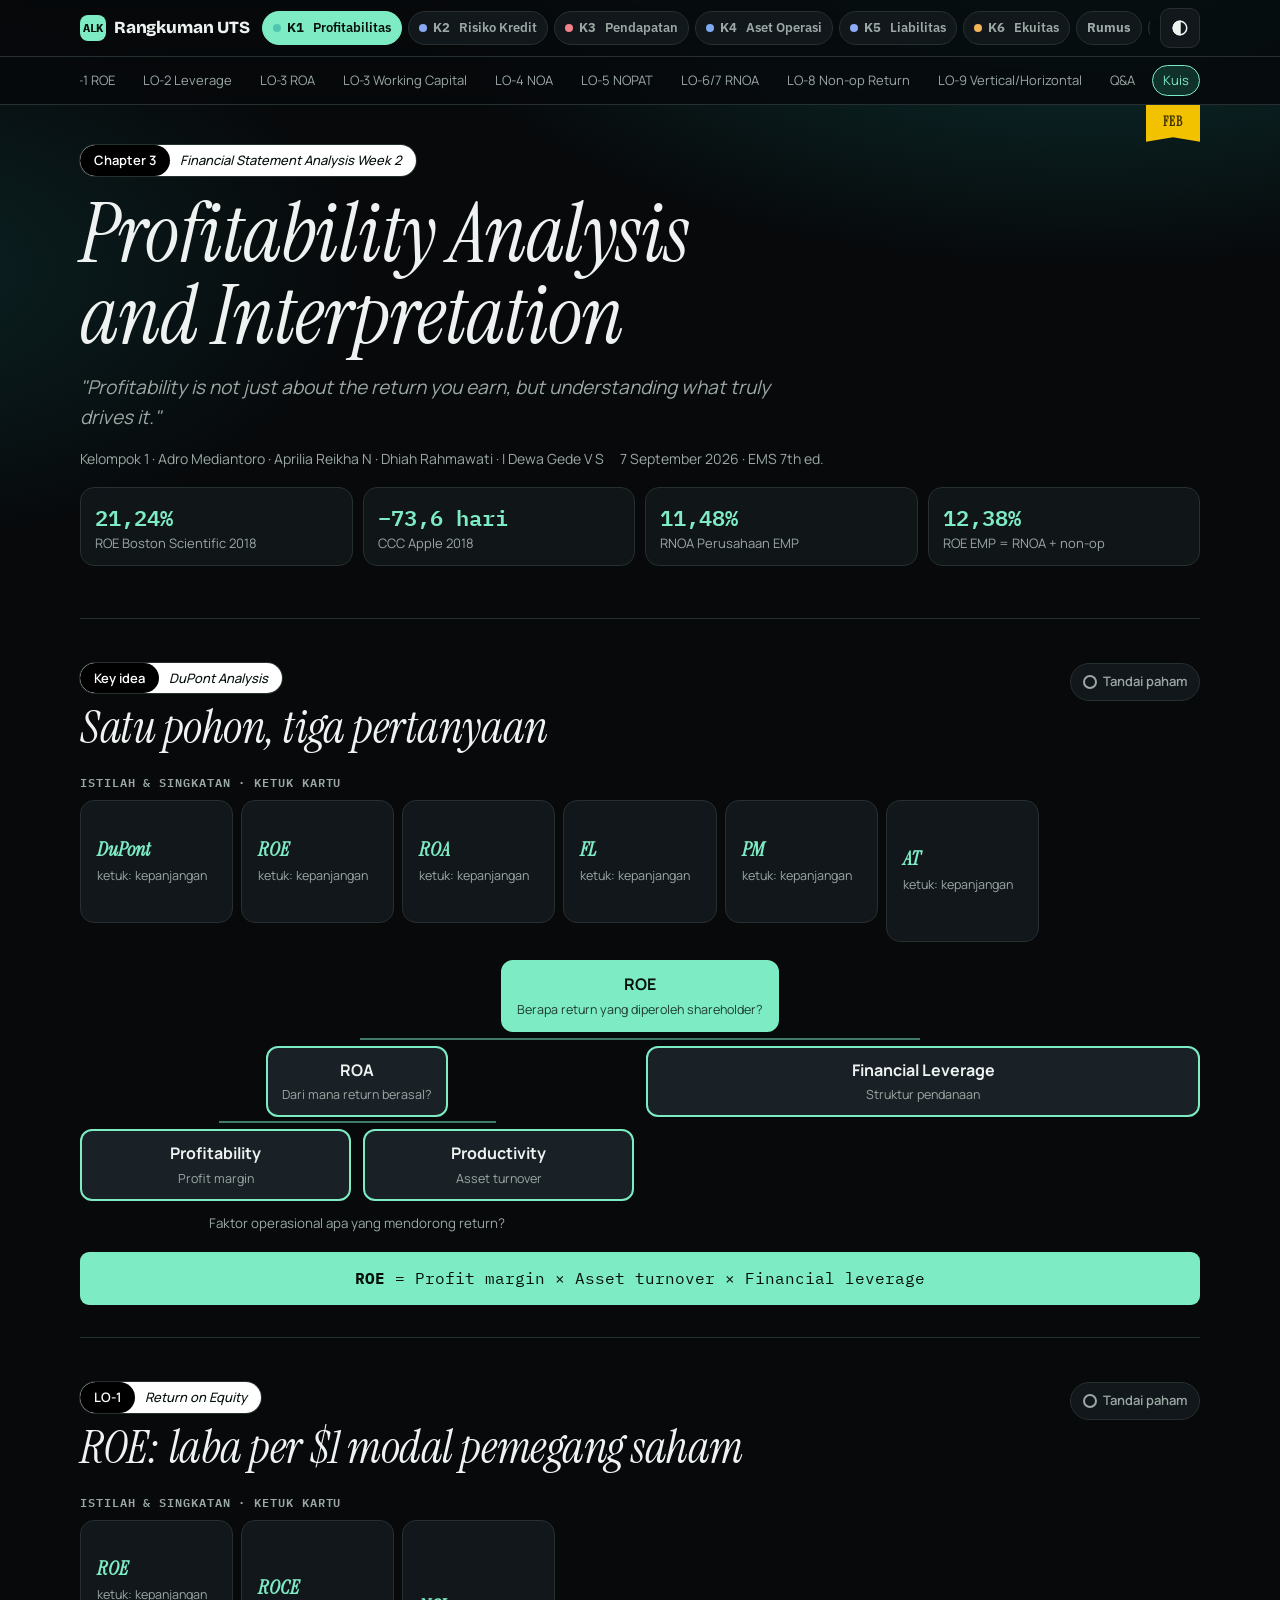
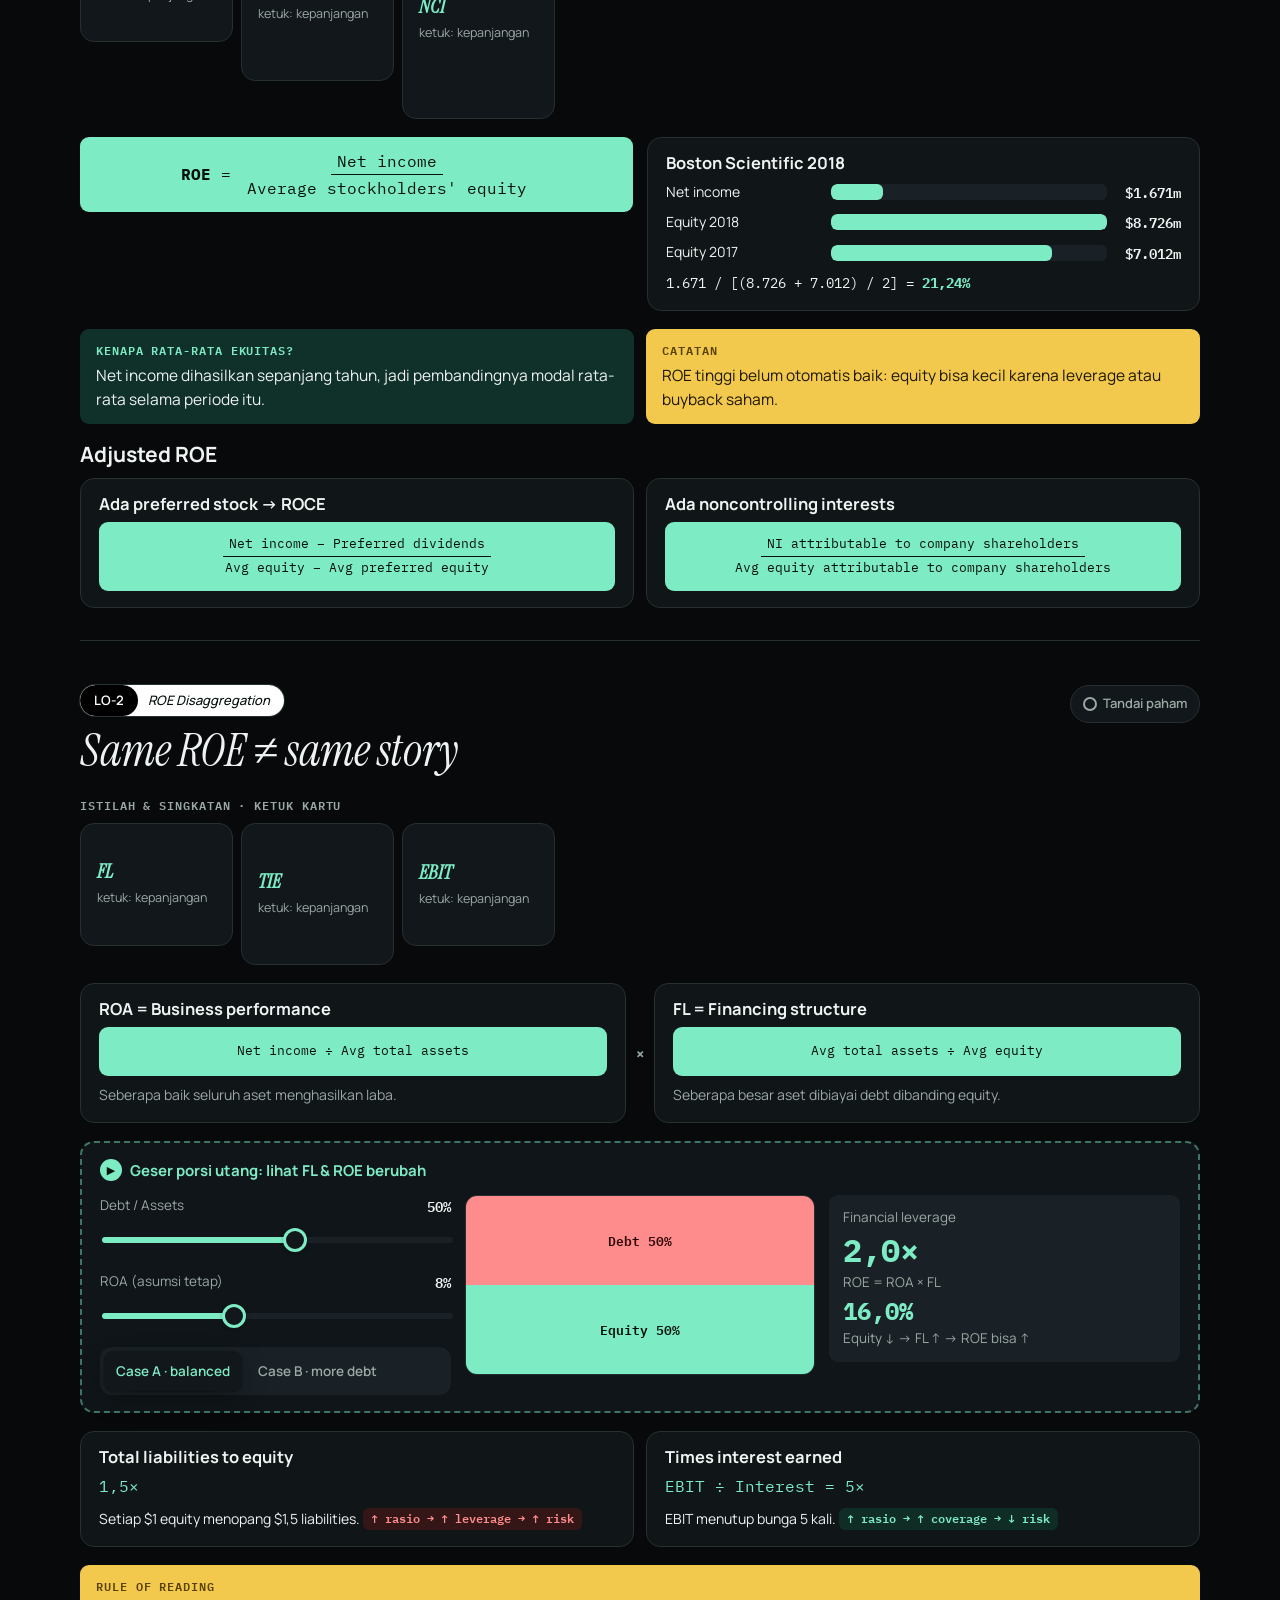
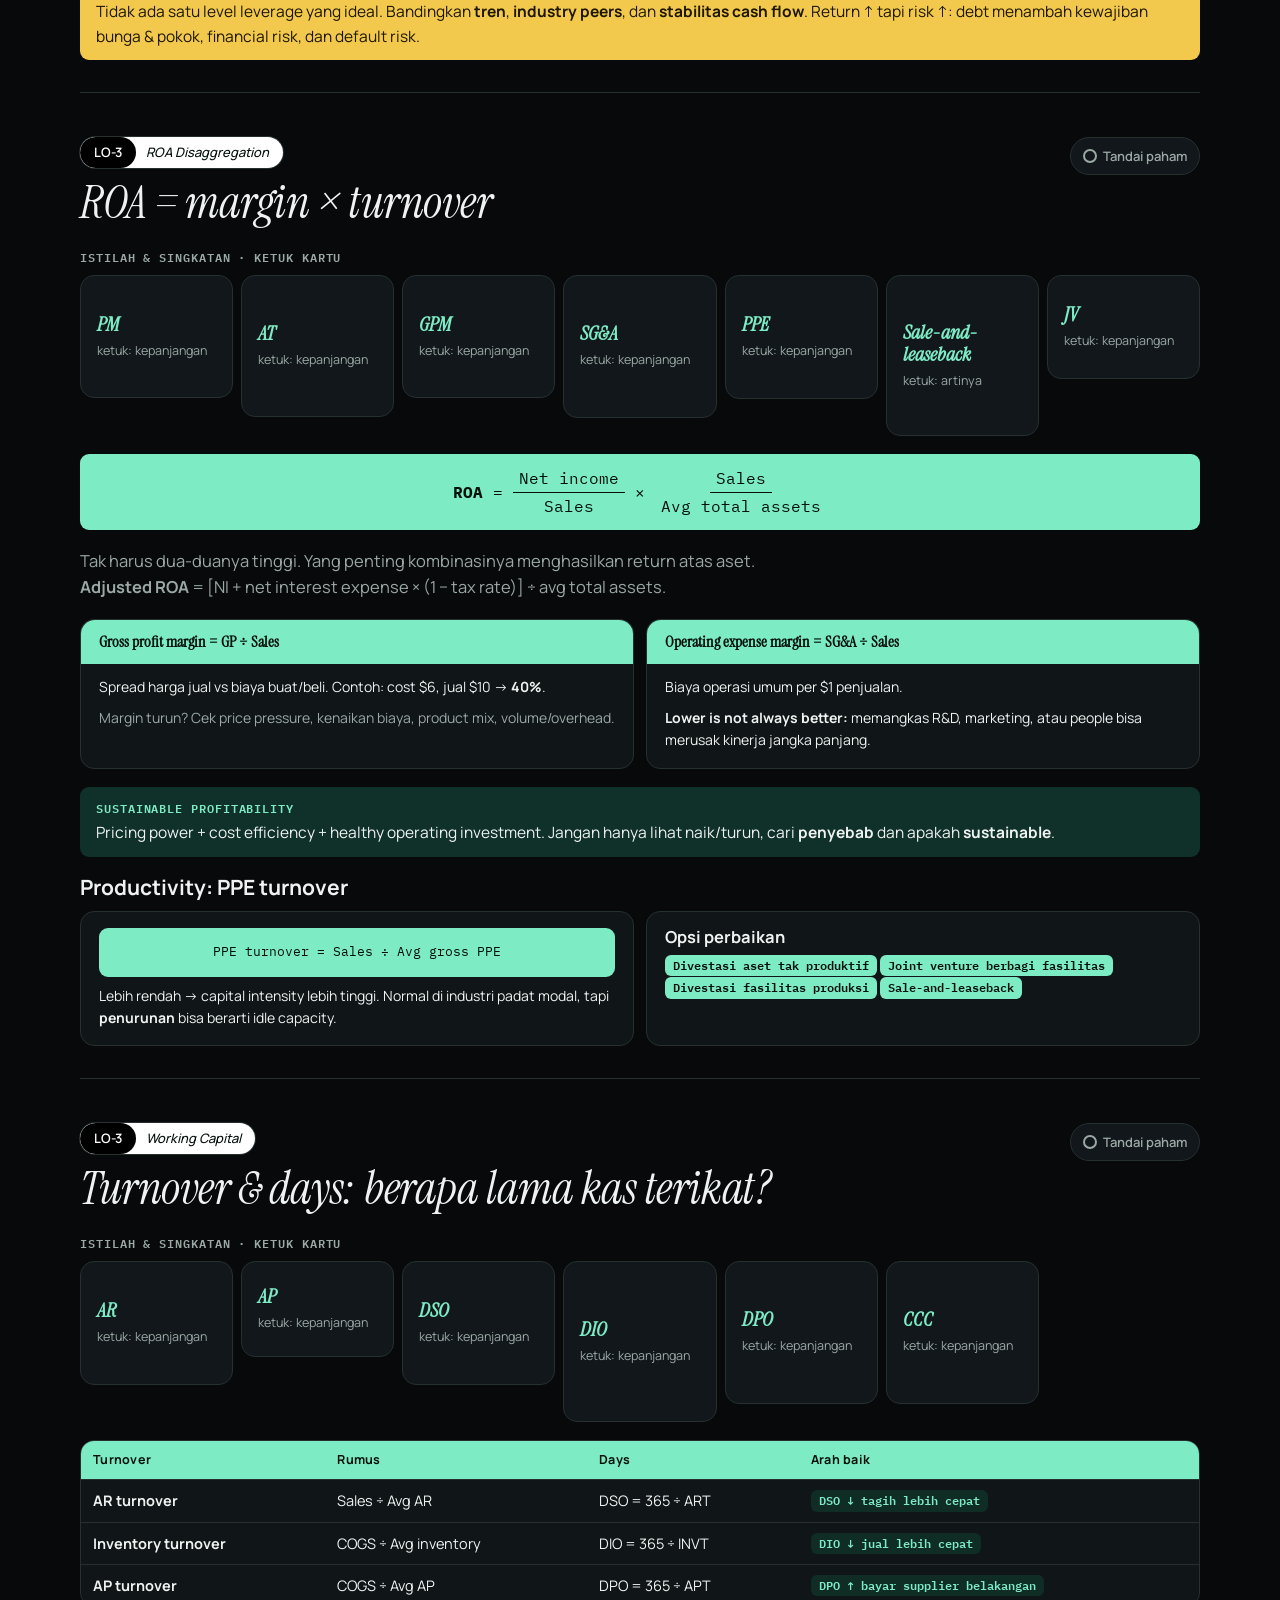
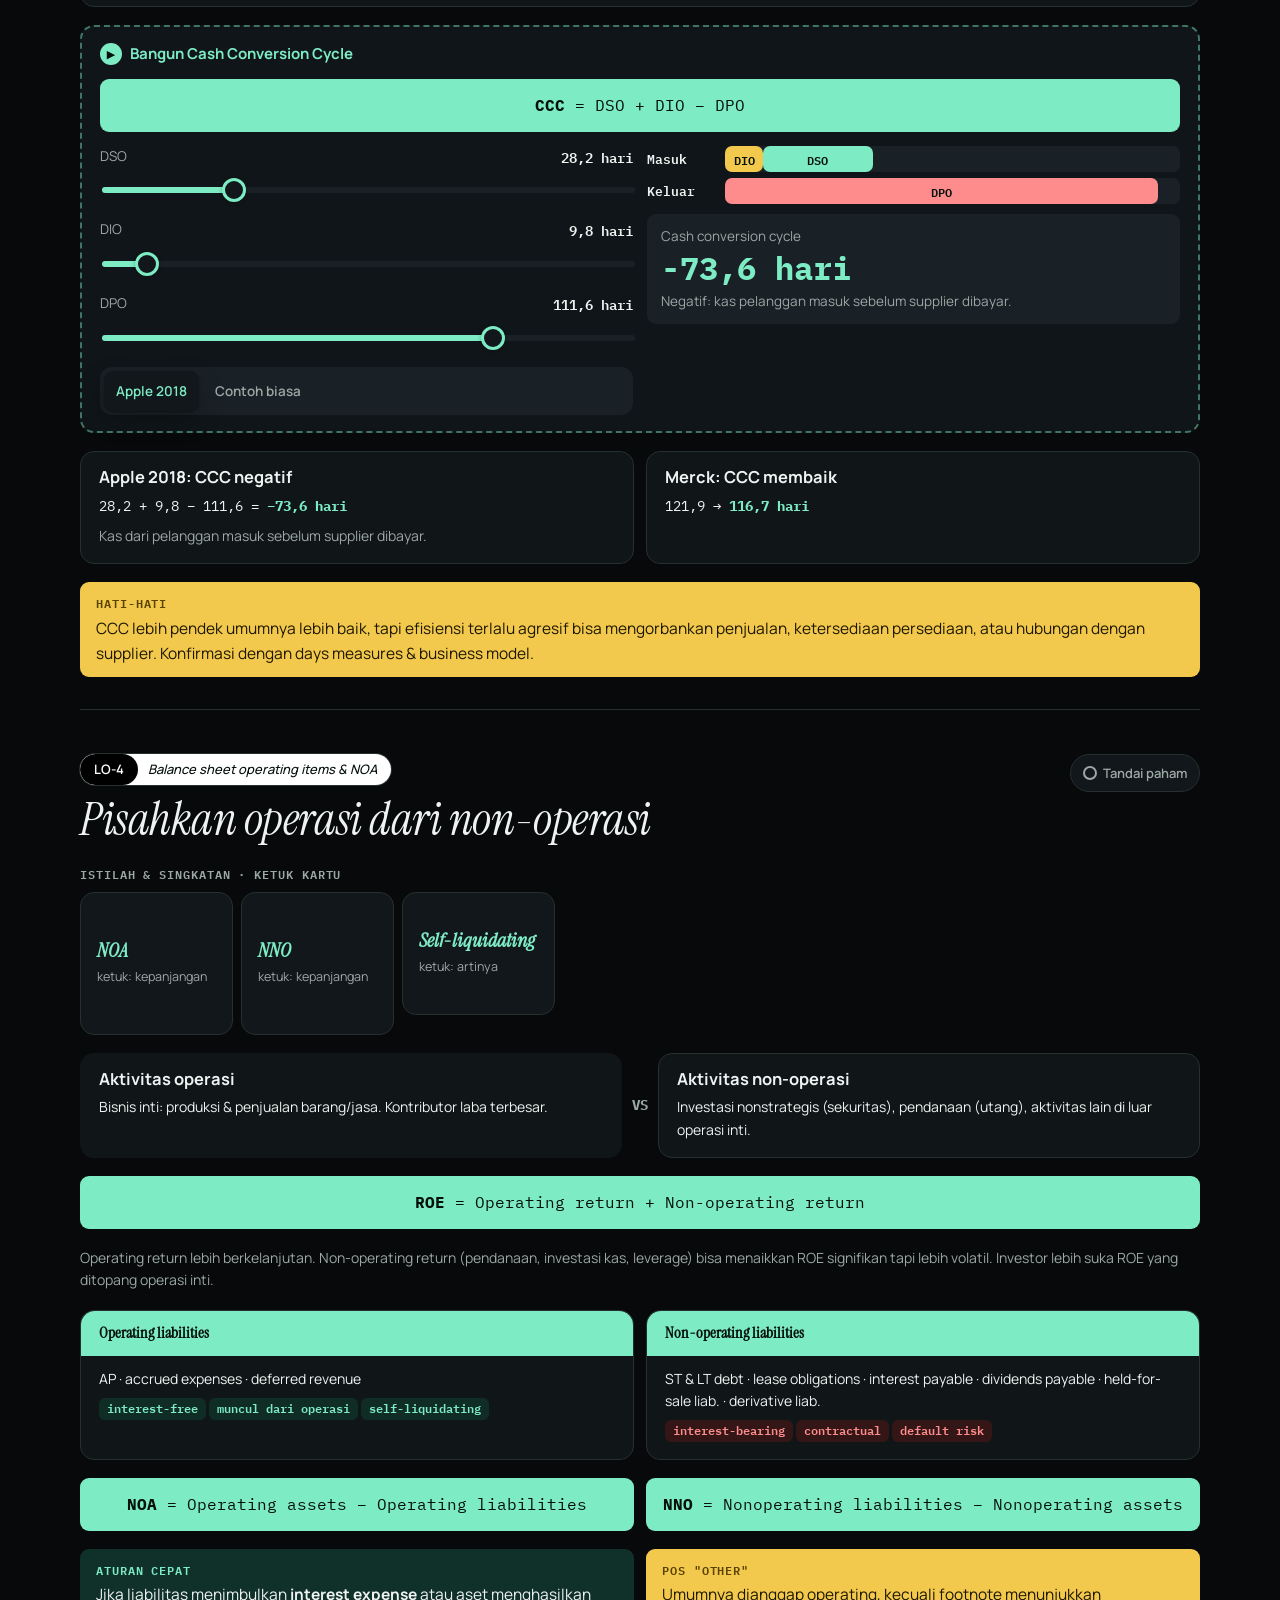
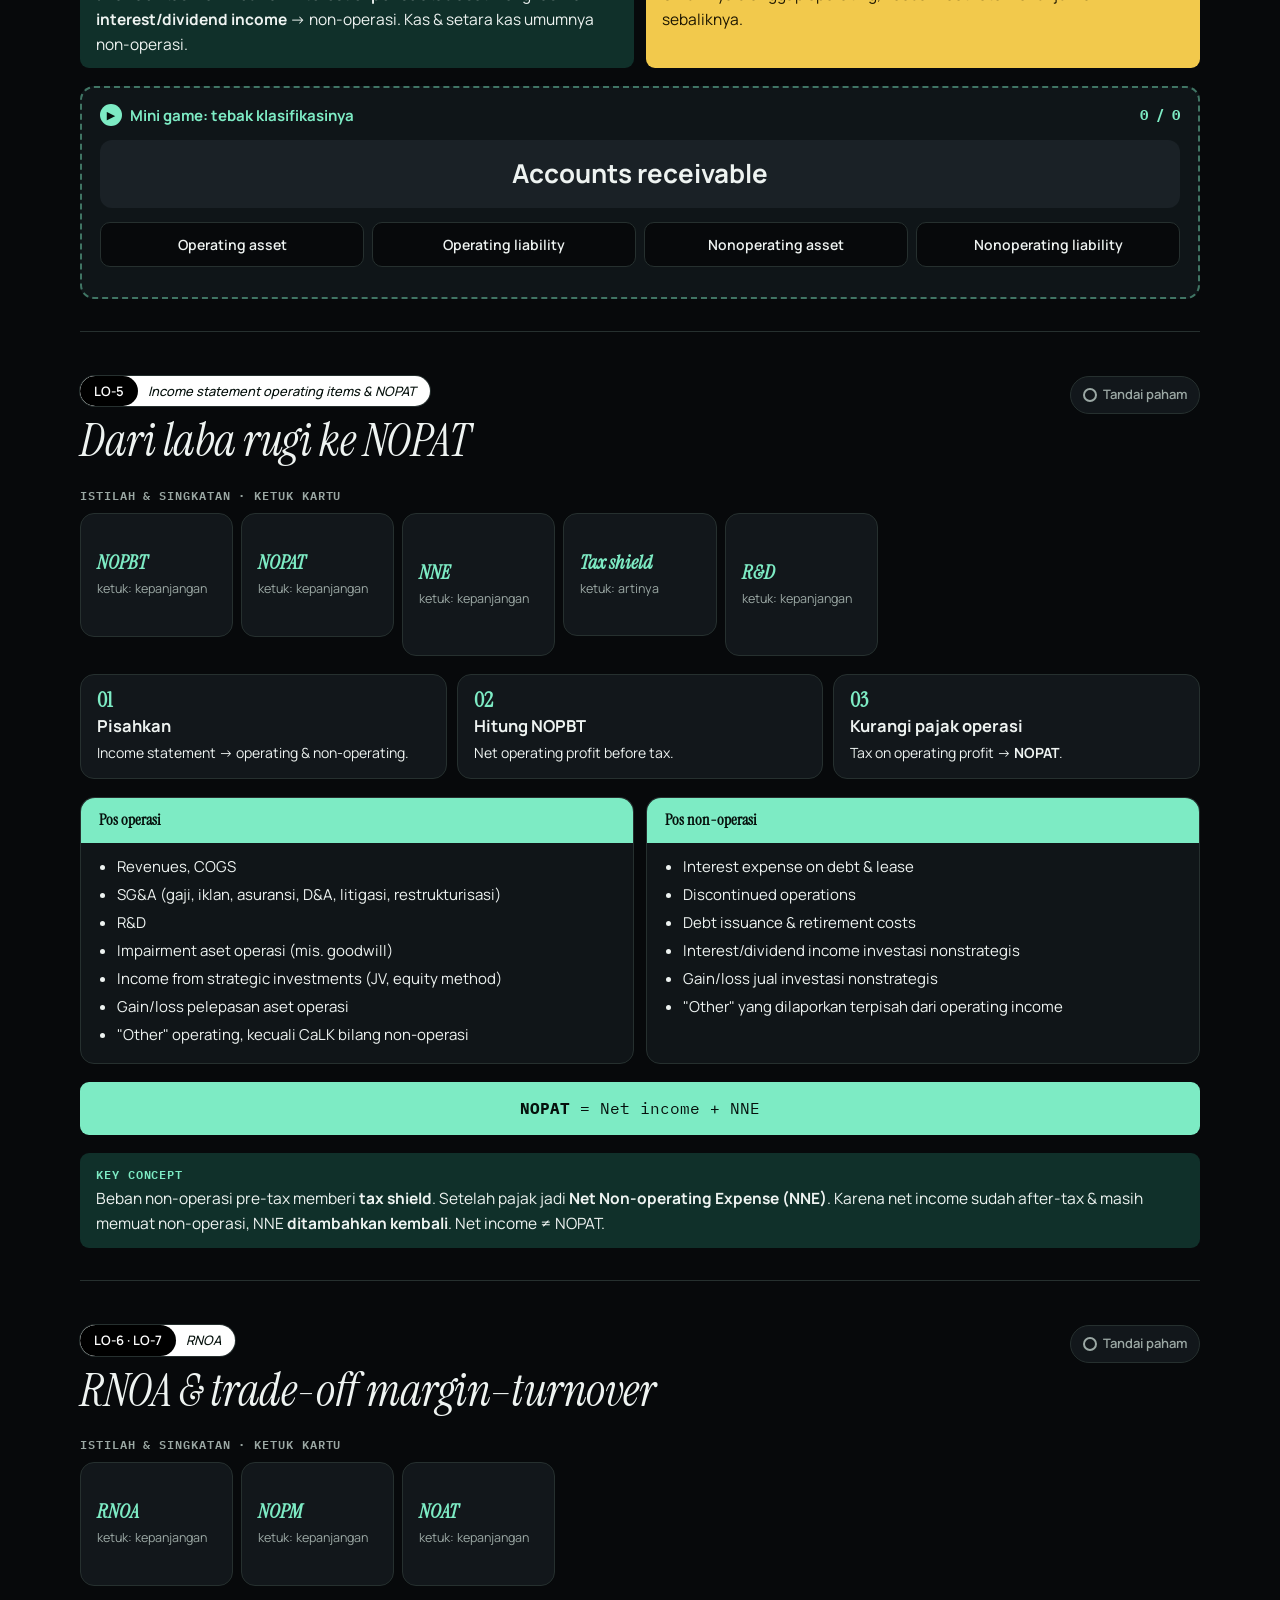
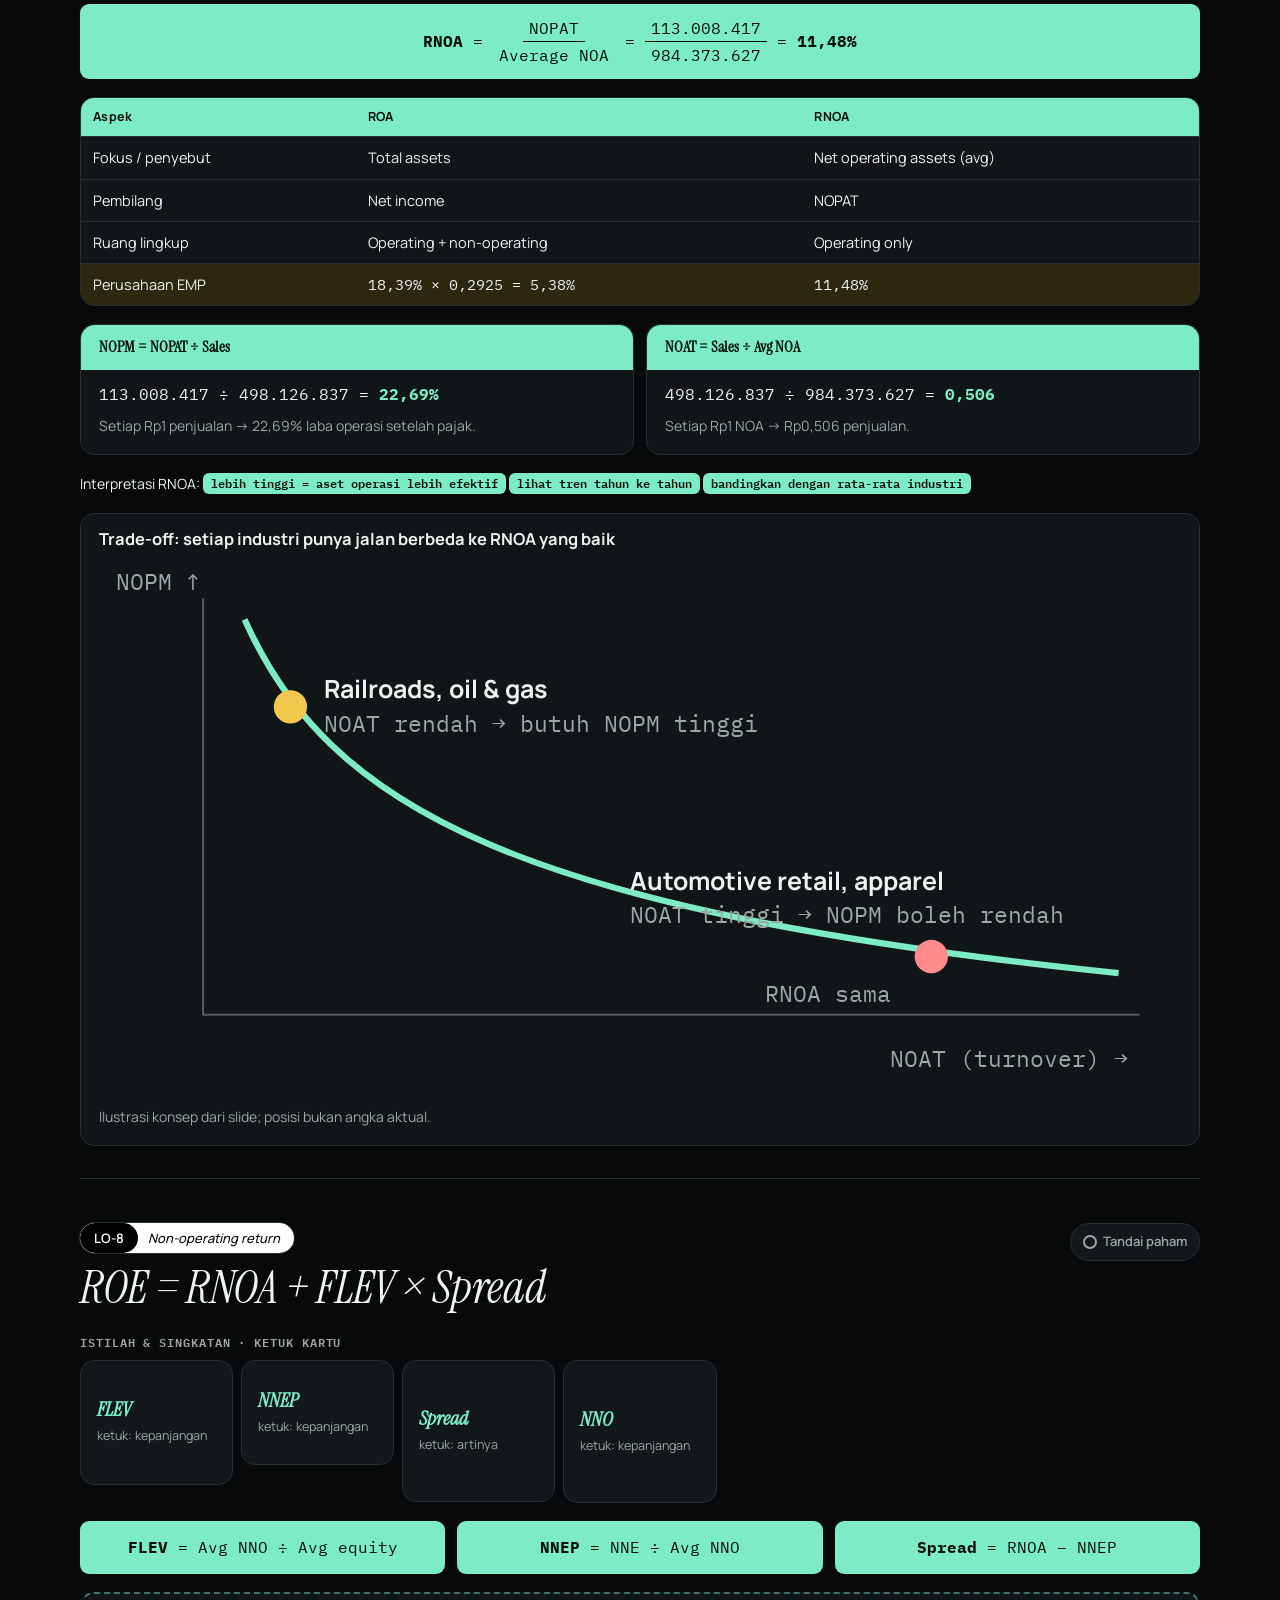
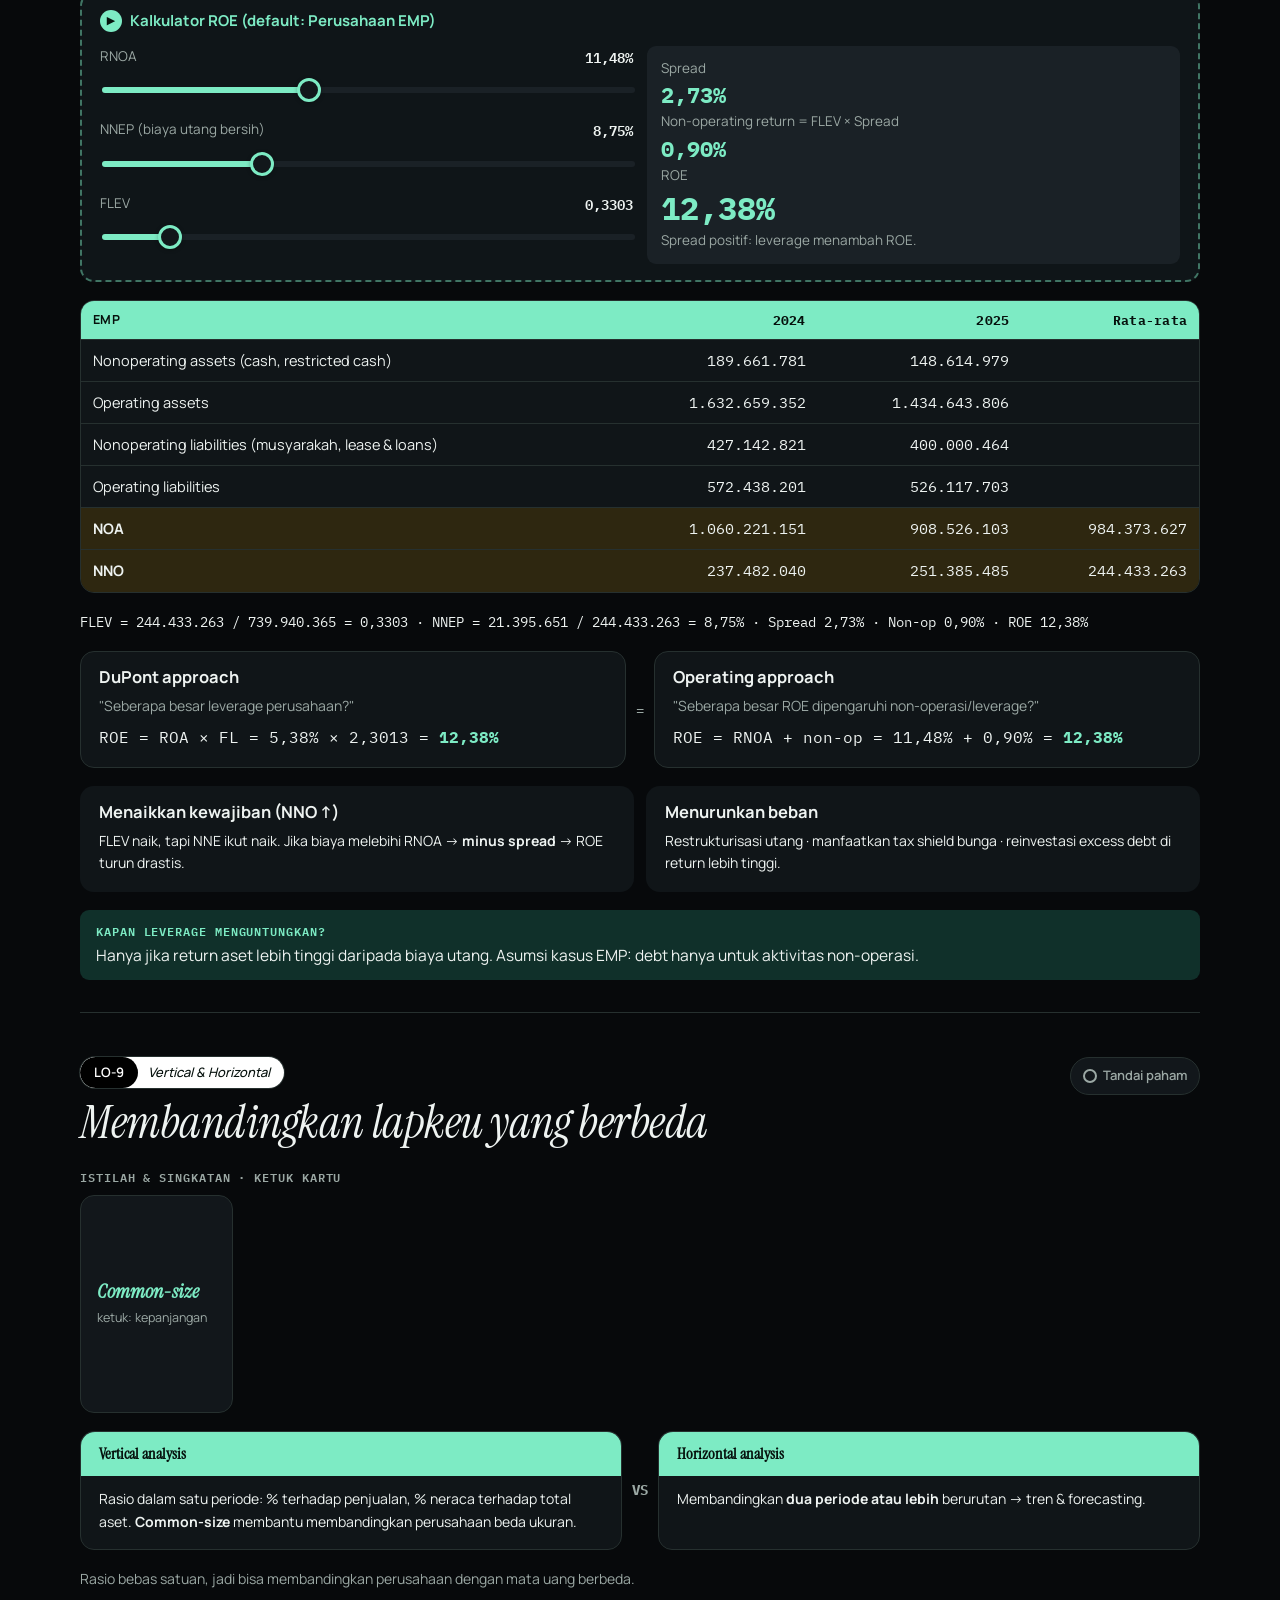
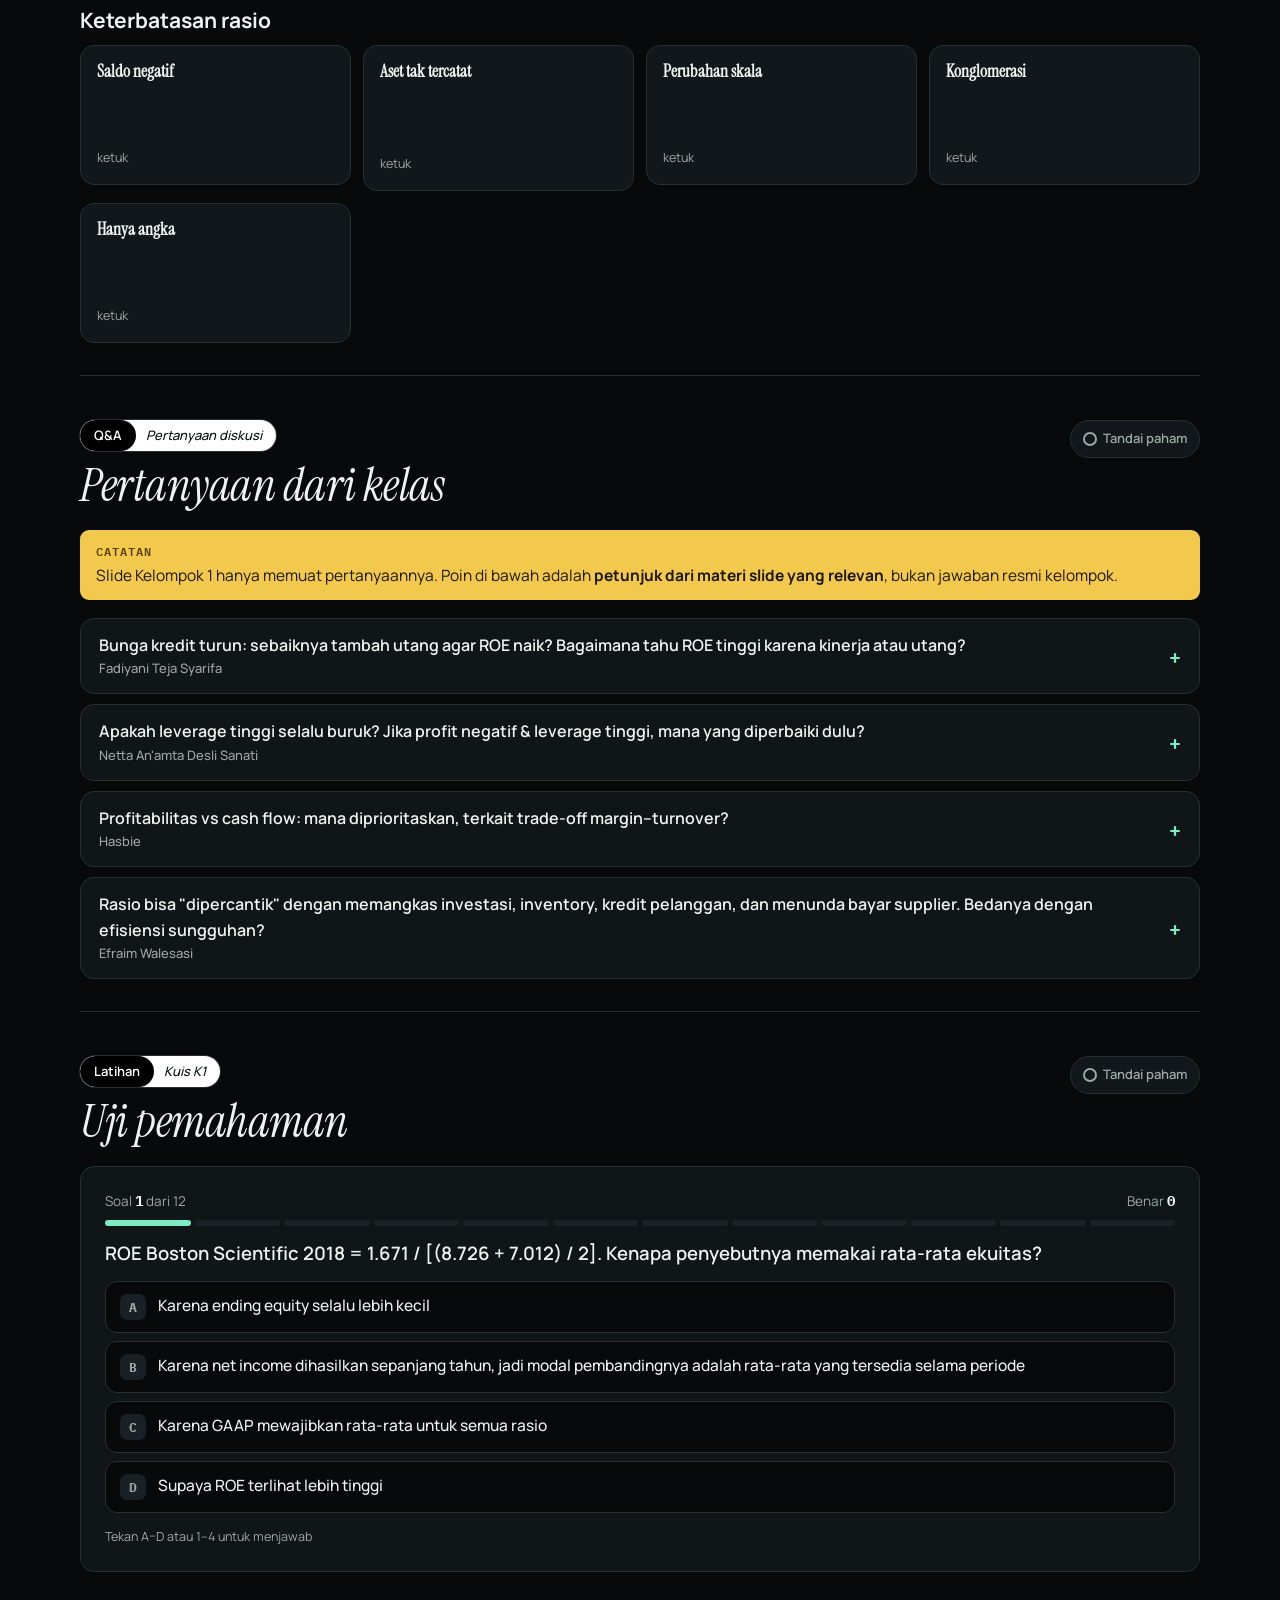
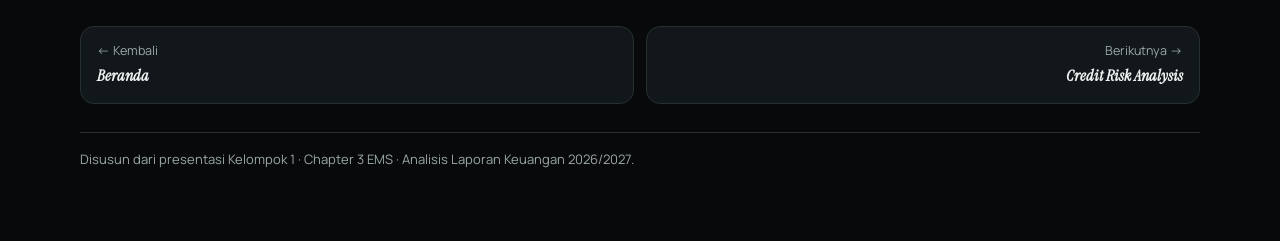
<file: profitability.html>
<!doctype html>
<html lang="id">
<head>
<meta charset="utf-8">
<link rel="icon" href="assets/icon.svg" type="image/svg+xml">
<meta name="viewport" content="width=device-width, initial-scale=1, viewport-fit=cover">
<title>Profitability Analysis · ALK</title>
<meta name="description" content="Rangkuman visual materi Kelompok 1: Profitability Analysis and Interpretation (EMS Chapter 3).">
<meta name="theme-color" content="#07090B">
<link rel="preconnect" href="https://fonts.googleapis.com"><link rel="preconnect" href="https://fonts.gstatic.com" crossorigin>
<link rel="stylesheet" href="https://fonts.googleapis.com/css2?family=Bricolage+Grotesque:wght@800&family=IBM+Plex+Mono:wght@500;600;700&family=IBM+Plex+Sans:wght@500;600&family=Instrument+Serif:ital@0;1&family=Manrope:wght@400;500;600;700;800&display=swap">
<link rel="stylesheet" href="assets/style.css?v=7">
<style>
  .lev{display:flex;flex-direction:column;height:180px;border-radius:12px;overflow:hidden;font:600 13px var(--f-mono);border:1px solid var(--line)}
  .lev div{display:grid;place-items:center;transition:flex-basis .4s}
  .lev .d{background:#FF8C8C;color:#2A0505}.lev .e{background:#7DEBC4;color:#06110D}
  .ccc{position:relative;height:auto;display:grid;gap:6px}
  .ccc .row{display:grid;grid-template-columns:70px 1fr;gap:8px;align-items:center;font:600 12.5px var(--f-mono)}
  .ccc .track{position:relative;height:26px;background:var(--surface-2);border-radius:7px}
  .ccc .seg{position:absolute;top:0;height:100%;border-radius:7px;display:grid;place-items:center;color:#06110D;font-size:11.5px;overflow:hidden;white-space:nowrap;transition:left .4s,width .4s}
  .sorter .item{font:700 clamp(20px,3.5vw,26px)/1.2 var(--f-body);text-align:center;padding:18px 12px;border-radius:12px;background:var(--surface-2)}
  .sorter .choices{display:grid;grid-template-columns:repeat(auto-fit,minmax(min(100%,150px),1fr));gap:8px}
  .sorter .choices button{font:600 14px var(--f-body);padding:12px;border-radius:10px;border:1px solid var(--line);background:var(--bg);color:var(--ink);cursor:pointer}
  .sorter .choices button.right{background:var(--good-soft);border-color:var(--good)}
  .sorter .choices button.wrong{background:var(--bad-soft);border-color:var(--bad)}
  .tradeoff svg text{font-family:var(--f-mono);font-size:11px;fill:var(--muted)}
  .tradeoff svg .lbl{fill:var(--ink);font-family:var(--f-body);font-size:12px;font-weight:700}
</style>
</head>
<body class="k1" data-page="k1">
<header class="site"></header>
<nav class="toc" aria-label="Isi halaman"><div class="row">
  <a href="#dupont">DuPont</a><a href="#roe">LO-1 ROE</a><a href="#lev">LO-2 Leverage</a><a href="#roa">LO-3 ROA</a><a href="#wc">LO-3 Working Capital</a><a href="#noa">LO-4 NOA</a><a href="#nopat">LO-5 NOPAT</a><a href="#rnoa">LO-6/7 RNOA</a><a href="#nonop">LO-8 Non-op Return</a><a href="#vh">LO-9 Vertical/Horizontal</a><a href="#qna">Q&amp;A</a><a href="#kuis">Kuis</a>
</div></nav>

<main class="wrap">
<section class="hero">
  <span class="feb deco" aria-hidden="true">FEB</span>
  <div class="hero-tag"><span class="lo"><b>Chapter 3</b><span>Financial Statement Analysis Week 2</span></span></div>
  <h1>Profitability Analysis<br>and Interpretation</h1>
  <p class="hero-sub">"Profitability is not just about the return you earn, but understanding what truly drives it."</p>
  <div class="hero-meta"><span>Kelompok 1 · Adro Mediantoro · Aprilia Reikha N · Dhiah Rahmawati · I Dewa Gede V S</span><span>7 September 2026 · EMS 7th ed.</span></div>
  <div class="stats">
    <div class="stat"><span class="v">21,24%</span><span class="l">ROE Boston Scientific 2018</span></div>
    <div class="stat"><span class="v">−73,6 hari</span><span class="l">CCC Apple 2018</span></div>
    <div class="stat"><span class="v">11,48%</span><span class="l">RNOA Perusahaan EMP</span></div>
    <div class="stat"><span class="v">12,38%</span><span class="l">ROE EMP = RNOA + non-op</span></div>
  </div>
</section>

<section class="sec" id="dupont">
  <div class="sec-head"><div class="t"><span class="lo"><b>Key idea</b><span>DuPont Analysis</span></span><h2>Satu pohon, tiga pertanyaan</h2></div><button class="done" data-done="k1-dupont"></button></div>
  <div class="terms" data-terms="DuPont|ROE|ROA|FL|PM|AT"></div>
  <div class="tree">
    <div class="node root">ROE <small>Berapa return yang diperoleh shareholder?</small></div>
    <div class="lvl" style="--n:2">
      <div class="tree" style="gap:12px">
        <div class="node">ROA <small>Dari mana return berasal?</small></div>
        <div class="lvl" style="--n:2">
          <div class="node">Profitability <small>Profit margin</small></div>
          <div class="node">Productivity <small>Asset turnover</small></div>
        </div>
        <small class="muted">Faktor operasional apa yang mendorong return?</small>
      </div>
      <div class="node" style="align-self:start">Financial Leverage <small>Struktur pendanaan</small></div>
    </div>
  </div>
  <div class="formula"><span class="n">ROE</span><span class="op">=</span><span>Profit margin</span><span class="op">×</span><span>Asset turnover</span><span class="op">×</span><span>Financial leverage</span></div>
</section>

<section class="sec" id="roe">
  <div class="sec-head"><div class="t"><span class="lo"><b>LO-1</b><span>Return on Equity</span></span><h2>ROE: laba per $1 modal pemegang saham</h2></div><button class="done" data-done="k1-roe"></button></div>
  <div class="terms" data-terms="ROE|ROCE|NCI"></div>
  <div class="w-grid">
    <div class="formula"><span class="n">ROE</span><span class="op">=</span><span class="frac"><span>Net income</span><span>Average stockholders' equity</span></span></div>
    <div class="card"><h4>Boston Scientific 2018</h4>
      <div class="bars"><div class="bar"><span class="lab">Net income</span><span class="tr"><span class="fill" style="--w:19%"></span></span><span class="v">$1.671m</span></div><div class="bar"><span class="lab">Equity 2018</span><span class="tr"><span class="fill" style="--w:100%"></span></span><span class="v">$8.726m</span></div><div class="bar"><span class="lab">Equity 2017</span><span class="tr"><span class="fill" style="--w:80%"></span></span><span class="v">$7.012m</span></div></div>
      <p class="mono small">1.671 / [(8.726 + 7.012) / 2] = <b class="k">21,24%</b></p></div>
  </div>
  <div class="grid" style="--min:260px">
    <p class="callout k"><span class="lbl">Kenapa rata-rata ekuitas?</span>Net income dihasilkan sepanjang tahun, jadi pembandingnya modal rata-rata selama periode itu.</p>
    <p class="callout"><span class="lbl">Catatan</span>ROE tinggi belum otomatis baik: equity bisa kecil karena leverage atau buyback saham.</p>
  </div>
  <div class="sub"><h3>Adjusted ROE</h3>
    <div class="grid" style="--min:280px">
      <div class="card"><h4>Ada preferred stock → ROCE</h4><div class="formula" style="font-size:13px"><span class="frac"><span>Net income − Preferred dividends</span><span>Avg equity − Avg preferred equity</span></span></div></div>
      <div class="card"><h4>Ada noncontrolling interests</h4><div class="formula" style="font-size:13px"><span class="frac"><span>NI attributable to company shareholders</span><span>Avg equity attributable to company shareholders</span></span></div></div>
    </div>
  </div>
</section>

<section class="sec" id="lev">
  <div class="sec-head"><div class="t"><span class="lo"><b>LO-2</b><span>ROE Disaggregation</span></span><h2>Same ROE ≠ same story</h2></div><button class="done" data-done="k1-lev"></button></div>
  <div class="terms" data-terms="FL|TIE|EBIT"></div>
  <div class="vs">
    <div class="card"><h4>ROA = Business performance</h4><div class="formula" style="font-size:13px"><span>Net income ÷ Avg total assets</span></div><p class="small muted">Seberapa baik seluruh aset menghasilkan laba.</p></div>
    <span class="mid">×</span>
    <div class="card"><h4>FL = Financing structure</h4><div class="formula" style="font-size:13px"><span>Avg total assets ÷ Avg equity</span></div><p class="small muted">Seberapa besar aset dibiayai debt dibanding equity.</p></div>
  </div>
  <div class="widget">
    <div class="w-title">Geser porsi utang: lihat FL &amp; ROE berubah</div>
    <div class="w-grid">
      <div style="display:grid;gap:12px">
        <div class="ctrl"><label for="debt">Debt / Assets <output id="debtO">50%</output></label><input type="range" id="debt" min="0" max="90" step="5" value="50"></div>
        <div class="ctrl"><label for="roaI">ROA (asumsi tetap) <output id="roaO">8%</output></label><input type="range" id="roaI" min="1" max="20" step="1" value="8"></div>
        <div class="seg" id="levPre"><button data-v="50" aria-pressed="true">Case A · balanced</button><button data-v="75">Case B · more debt</button></div>
      </div>
      <div class="lev" aria-label="Komposisi pendanaan"><div class="d" id="levD">Debt 50%</div><div class="e" id="levE">Equity 50%</div></div>
      <div class="out"><span class="cap">Financial leverage</span><span class="big" id="flO">2,0×</span><span class="cap">ROE = ROA × FL</span><span class="big" id="roeO" style="font-size:24px">16,0%</span><span class="cap" id="levNote"></span></div>
    </div>
  </div>
  <div class="grid" style="--min:260px">
    <div class="card"><h4>Total liabilities to equity</h4><p class="mono k">1,5×</p><p class="small">Setiap $1 equity menopang $1,5 liabilities. <span class="pill bad">↑ rasio → ↑ leverage → ↑ risk</span></p></div>
    <div class="card"><h4>Times interest earned</h4><p class="mono k">EBIT ÷ Interest = 5×</p><p class="small">EBIT menutup bunga 5 kali. <span class="pill good">↑ rasio → ↑ coverage → ↓ risk</span></p></div>
  </div>
  <p class="callout"><span class="lbl">Rule of reading</span>Tidak ada satu level leverage yang ideal. Bandingkan <b>tren</b>, <b>industry peers</b>, dan <b>stabilitas cash flow</b>. Return ↑ tapi risk ↑: debt menambah kewajiban bunga &amp; pokok, financial risk, dan default risk.</p>
</section>

<section class="sec" id="roa">
  <div class="sec-head"><div class="t"><span class="lo"><b>LO-3</b><span>ROA Disaggregation</span></span><h2>ROA = margin × turnover</h2></div><button class="done" data-done="k1-roa"></button></div>
  <div class="terms" data-terms="PM|AT|GPM|SG&amp;A|PPE|Sale-and-leaseback|JV"></div>
  <div class="formula"><span class="n">ROA</span><span class="op">=</span><span class="frac"><span>Net income</span><span>Sales</span></span><span class="op">×</span><span class="frac"><span>Sales</span><span>Avg total assets</span></span></div>
  <p class="sec-lead">Tak harus dua-duanya tinggi. Yang penting kombinasinya menghasilkan return atas aset. <b>Adjusted ROA</b> = [NI + net interest expense × (1 − tax rate)] ÷ avg total assets.</p>
  <div class="grid" style="--min:280px">
    <div class="card"><div class="card-h">Gross profit margin = GP ÷ Sales</div><p class="small">Spread harga jual vs biaya buat/beli. Contoh: cost $6, jual $10 → <b>40%</b>.</p><p class="small muted">Margin turun? Cek price pressure, kenaikan biaya, product mix, volume/overhead.</p></div>
    <div class="card"><div class="card-h">Operating expense margin = SG&amp;A ÷ Sales</div><p class="small">Biaya operasi umum per $1 penjualan.</p><p class="small"><b>Lower is not always better:</b> memangkas R&amp;D, marketing, atau people bisa merusak kinerja jangka panjang.</p></div>
  </div>
  <p class="callout k"><span class="lbl">Sustainable profitability</span>Pricing power + cost efficiency + healthy operating investment. Jangan hanya lihat naik/turun, cari <b>penyebab</b> dan apakah <b>sustainable</b>.</p>
  <div class="sub"><h3>Productivity: PPE turnover</h3>
    <div class="grid" style="--min:280px">
      <div class="card"><div class="formula" style="font-size:13px"><span>PPE turnover = Sales ÷ Avg gross PPE</span></div><p class="small">Lebih rendah → capital intensity lebih tinggi. Normal di industri padat modal, tapi <b>penurunan</b> bisa berarti idle capacity.</p></div>
      <div class="card"><h4>Opsi perbaikan</h4><p class="small"><span class="pill k">Divestasi aset tak produktif</span> <span class="pill k">Joint venture berbagi fasilitas</span> <span class="pill k">Divestasi fasilitas produksi</span> <span class="pill k">Sale-and-leaseback</span></p></div>
    </div>
  </div>
</section>

<section class="sec" id="wc">
  <div class="sec-head"><div class="t"><span class="lo"><b>LO-3</b><span>Working Capital</span></span><h2>Turnover &amp; days: berapa lama kas terikat?</h2></div><button class="done" data-done="k1-wc"></button></div>
  <div class="terms" data-terms="AR|AP|DSO|DIO|DPO|CCC"></div>
  <div class="tbl"><table><thead><tr><th>Turnover</th><th>Rumus</th><th>Days</th><th>Arah baik</th></tr></thead><tbody>
    <tr><td><b>AR turnover</b></td><td>Sales ÷ Avg AR</td><td>DSO = 365 ÷ ART</td><td><span class="pill good">DSO ↓ tagih lebih cepat</span></td></tr>
    <tr><td><b>Inventory turnover</b></td><td>COGS ÷ Avg inventory</td><td>DIO = 365 ÷ INVT</td><td><span class="pill good">DIO ↓ jual lebih cepat</span></td></tr>
    <tr><td><b>AP turnover</b></td><td>COGS ÷ Avg AP</td><td>DPO = 365 ÷ APT</td><td><span class="pill good">DPO ↑ bayar supplier belakangan</span></td></tr>
  </tbody></table></div>
  <div class="widget">
    <div class="w-title">Bangun Cash Conversion Cycle</div>
    <div class="formula"><span class="n">CCC</span><span class="op">=</span><span>DSO + DIO − DPO</span></div>
    <div class="w-grid">
      <div style="display:grid;gap:10px">
        <div class="ctrl"><label for="dso">DSO <output id="dsoO"></output></label><input type="range" id="dso" min="0" max="120" step="0.1" value="28.2"></div>
        <div class="ctrl"><label for="dio">DIO <output id="dioO"></output></label><input type="range" id="dio" min="0" max="150" step="0.1" value="9.8"></div>
        <div class="ctrl"><label for="dpo">DPO <output id="dpoO"></output></label><input type="range" id="dpo" min="0" max="150" step="0.1" value="111.6"></div>
        <div class="seg" id="cccPre"><button data-v="apple" aria-pressed="true">Apple 2018</button><button data-v="norm">Contoh biasa</button></div>
      </div>
      <div style="display:grid;gap:10px">
        <div class="ccc" id="cccViz"></div>
        <div class="out"><span class="cap">Cash conversion cycle</span><span class="big" id="cccO"></span><span class="cap" id="cccN"></span></div>
      </div>
    </div>
  </div>
  <div class="grid" style="--min:260px">
    <div class="card"><h4>Apple 2018: CCC negatif</h4><p class="mono small">28,2 + 9,8 − 111,6 = <b class="k">−73,6 hari</b></p><p class="small muted">Kas dari pelanggan masuk sebelum supplier dibayar.</p></div>
    <div class="card"><h4>Merck: CCC membaik</h4><p class="mono small">121,9 → <b class="k">116,7 hari</b></p></div>
  </div>
  <p class="callout"><span class="lbl">Hati-hati</span>CCC lebih pendek umumnya lebih baik, tapi efisiensi terlalu agresif bisa mengorbankan penjualan, ketersediaan persediaan, atau hubungan dengan supplier. Konfirmasi dengan days measures &amp; business model.</p>
</section>

<section class="sec" id="noa">
  <div class="sec-head"><div class="t"><span class="lo"><b>LO-4</b><span>Balance sheet operating items &amp; NOA</span></span><h2>Pisahkan operasi dari non-operasi</h2></div><button class="done" data-done="k1-noa"></button></div>
  <div class="terms" data-terms="NOA|NNO|Self-liquidating"></div>
  <div class="vs">
    <div class="card soft"><h4>Aktivitas operasi</h4><p class="small">Bisnis inti: produksi &amp; penjualan barang/jasa. Kontributor laba terbesar.</p></div>
    <span class="mid">VS</span>
    <div class="card"><h4>Aktivitas non-operasi</h4><p class="small">Investasi nonstrategis (sekuritas), pendanaan (utang), aktivitas lain di luar operasi inti.</p></div>
  </div>
  <div class="formula"><span class="n">ROE</span><span class="op">=</span><span>Operating return</span><span class="op">+</span><span>Non-operating return</span></div>
  <p class="small muted">Operating return lebih berkelanjutan. Non-operating return (pendanaan, investasi kas, leverage) bisa menaikkan ROE signifikan tapi lebih volatil. Investor lebih suka ROE yang ditopang operasi inti.</p>
  <div class="grid" style="--min:260px">
    <div class="card"><div class="card-h">Operating liabilities</div><p class="small">AP · accrued expenses · deferred revenue</p><p class="small"><span class="pill good">interest-free</span> <span class="pill good">muncul dari operasi</span> <span class="pill good">self-liquidating</span></p></div>
    <div class="card"><div class="card-h">Non-operating liabilities</div><p class="small">ST &amp; LT debt · lease obligations · interest payable · dividends payable · held-for-sale liab. · derivative liab.</p><p class="small"><span class="pill bad">interest-bearing</span> <span class="pill bad">contractual</span> <span class="pill bad">default risk</span></p></div>
  </div>
  <div class="grid" style="--min:280px">
    <div class="formula"><span class="n">NOA</span><span class="op">=</span><span>Operating assets − Operating liabilities</span></div>
    <div class="formula"><span class="n">NNO</span><span class="op">=</span><span>Nonoperating liabilities − Nonoperating assets</span></div>
  </div>
  <div class="grid" style="--min:280px">
    <p class="callout k"><span class="lbl">Aturan cepat</span>Jika liabilitas menimbulkan <b>interest expense</b> atau aset menghasilkan <b>interest/dividend income</b> → non-operasi. Kas &amp; setara kas umumnya non-operasi.</p>
    <p class="callout"><span class="lbl">Pos "other"</span>Umumnya dianggap operating, kecuali footnote menunjukkan sebaliknya.</p>
  </div>
  <div class="widget sorter">
    <div class="w-title">Mini game: tebak klasifikasinya <span class="mono small" id="sortScore" style="margin-left:auto"></span></div>
    <div class="item" id="sortItem"></div>
    <div class="choices" id="sortCh"><button data-v="OA">Operating asset</button><button data-v="OL">Operating liability</button><button data-v="NA">Nonoperating asset</button><button data-v="NL">Nonoperating liability</button></div>
    <p class="small" id="sortFb" aria-live="polite"></p>
  </div>
</section>

<section class="sec" id="nopat">
  <div class="sec-head"><div class="t"><span class="lo"><b>LO-5</b><span>Income statement operating items &amp; NOPAT</span></span><h2>Dari laba rugi ke NOPAT</h2></div><button class="done" data-done="k1-nopat"></button></div>
  <div class="terms" data-terms="NOPBT|NOPAT|NNE|Tax shield|R&amp;D"></div>
  <ol class="steps">
    <li><h4>Pisahkan</h4><p class="small">Income statement → operating &amp; non-operating.</p></li>
    <li><h4>Hitung NOPBT</h4><p class="small">Net operating profit before tax.</p></li>
    <li><h4>Kurangi pajak operasi</h4><p class="small">Tax on operating profit → <b>NOPAT</b>.</p></li>
  </ol>
  <div class="grid" style="--min:280px">
    <div class="card"><div class="card-h">Pos operasi</div><ul class="small"><li>Revenues, COGS</li><li>SG&amp;A (gaji, iklan, asuransi, D&amp;A, litigasi, restrukturisasi)</li><li>R&amp;D</li><li>Impairment aset operasi (mis. goodwill)</li><li>Income from strategic investments (JV, equity method)</li><li>Gain/loss pelepasan aset operasi</li><li>"Other" operating, kecuali CaLK bilang non-operasi</li></ul></div>
    <div class="card"><div class="card-h">Pos non-operasi</div><ul class="small"><li>Interest expense on debt &amp; lease</li><li>Discontinued operations</li><li>Debt issuance &amp; retirement costs</li><li>Interest/dividend income investasi nonstrategis</li><li>Gain/loss jual investasi nonstrategis</li><li>"Other" yang dilaporkan terpisah dari operating income</li></ul></div>
  </div>
  <div class="formula"><span class="n">NOPAT</span><span class="op">=</span><span>Net income</span><span class="op">+</span><span>NNE</span></div>
  <p class="callout k"><span class="lbl">Key concept</span>Beban non-operasi pre-tax memberi <b>tax shield</b>. Setelah pajak jadi <b>Net Non-operating Expense (NNE)</b>. Karena net income sudah after-tax &amp; masih memuat non-operasi, NNE <b>ditambahkan kembali</b>. Net income ≠ NOPAT.</p>
</section>

<section class="sec" id="rnoa">
  <div class="sec-head"><div class="t"><span class="lo"><b>LO-6 · LO-7</b><span>RNOA</span></span><h2>RNOA &amp; trade-off margin–turnover</h2></div><button class="done" data-done="k1-rnoa"></button></div>
  <div class="terms" data-terms="RNOA|NOPM|NOAT"></div>
  <div class="formula"><span class="n">RNOA</span><span class="op">=</span><span class="frac"><span>NOPAT</span><span>Average NOA</span></span><span class="op">=</span><span class="frac"><span>113.008.417</span><span>984.373.627</span></span><span class="op">=</span><span class="n">11,48%</span></div>
  <div class="tbl"><table><thead><tr><th>Aspek</th><th>ROA</th><th>RNOA</th></tr></thead><tbody>
    <tr><td>Fokus / penyebut</td><td>Total assets</td><td>Net operating assets (avg)</td></tr>
    <tr><td>Pembilang</td><td>Net income</td><td>NOPAT</td></tr>
    <tr><td>Ruang lingkup</td><td>Operating + non-operating</td><td>Operating only</td></tr>
    <tr class="hl"><td>Perusahaan EMP</td><td class="mono">18,39% × 0,2925 = 5,38%</td><td class="mono">11,48%</td></tr>
  </tbody></table></div>
  <div class="grid" style="--min:260px">
    <div class="card"><div class="card-h">NOPM = NOPAT ÷ Sales</div><p class="mono">113.008.417 ÷ 498.126.837 = <b class="k">22,69%</b></p><p class="small muted">Setiap Rp1 penjualan → 22,69% laba operasi setelah pajak.</p></div>
    <div class="card"><div class="card-h">NOAT = Sales ÷ Avg NOA</div><p class="mono">498.126.837 ÷ 984.373.627 = <b class="k">0,506</b></p><p class="small muted">Setiap Rp1 NOA → Rp0,506 penjualan.</p></div>
  </div>
  <p class="small">Interpretasi RNOA: <span class="pill k">lebih tinggi = aset operasi lebih efektif</span> <span class="pill k">lihat tren tahun ke tahun</span> <span class="pill k">bandingkan dengan rata-rata industri</span></p>
  <div class="card tradeoff">
    <h4>Trade-off: setiap industri punya jalan berbeda ke RNOA yang baik</h4>
    <svg viewBox="0 0 520 260" role="img" aria-label="Kurva trade-off margin dan turnover (ilustrasi)">
      <line x1="50" y1="220" x2="500" y2="220" stroke="currentColor" opacity=".3"/><line x1="50" y1="20" x2="50" y2="220" stroke="currentColor" opacity=".3"/>
      <path d="M70 30 C 110 120, 200 170, 490 200" fill="none" stroke="#7DEBC4" stroke-width="3"/>
      <circle cx="92" cy="72" r="8" fill="#F2C94C"/><text class="lbl" x="108" y="68">Railroads, oil &amp; gas</text><text x="108" y="84">NOAT rendah → butuh NOPM tinggi</text>
      <circle cx="400" cy="192" r="8" fill="#FF8C8C"/><text class="lbl" x="255" y="160">Automotive retail, apparel</text><text x="255" y="176">NOAT tinggi → NOPM boleh rendah</text>
      <text x="380" y="245">NOAT (turnover) →</text><text x="8" y="16">NOPM ↑</text><text x="320" y="214" fill="#7DEBC4">RNOA sama</text>
    </svg>
    <p class="small muted">Ilustrasi konsep dari slide; posisi bukan angka aktual.</p>
  </div>
</section>

<section class="sec" id="nonop">
  <div class="sec-head"><div class="t"><span class="lo"><b>LO-8</b><span>Non-operating return</span></span><h2>ROE = RNOA + FLEV × Spread</h2></div><button class="done" data-done="k1-nonop"></button></div>
  <div class="terms" data-terms="FLEV|NNEP|Spread|NNO"></div>
  <div class="grid" style="--min:220px">
    <div class="formula"><span class="n">FLEV</span><span class="op">=</span><span>Avg NNO ÷ Avg equity</span></div>
    <div class="formula"><span class="n">NNEP</span><span class="op">=</span><span>NNE ÷ Avg NNO</span></div>
    <div class="formula"><span class="n">Spread</span><span class="op">=</span><span>RNOA − NNEP</span></div>
  </div>
  <div class="widget">
    <div class="w-title">Kalkulator ROE (default: Perusahaan EMP)</div>
    <div class="w-grid">
      <div style="display:grid;gap:10px">
        <div class="ctrl"><label for="rn">RNOA <output id="rnO"></output></label><input type="range" id="rn" min="0" max="30" step="0.01" value="11.48"></div>
        <div class="ctrl"><label for="nn">NNEP (biaya utang bersih) <output id="nnO"></output></label><input type="range" id="nn" min="0" max="30" step="0.01" value="8.75"></div>
        <div class="ctrl"><label for="fl">FLEV <output id="flO2"></output></label><input type="range" id="fl" min="0" max="3" step="0.0001" value="0.3303"></div>
      </div>
      <div class="out"><span class="cap">Spread</span><span class="big" id="spO" style="font-size:22px"></span><span class="cap">Non-operating return = FLEV × Spread</span><span class="big" id="noO" style="font-size:22px"></span><span class="cap">ROE</span><span class="big" id="roeK"></span><span class="cap" id="nonNote"></span></div>
    </div>
  </div>
  <div class="tbl"><table><thead><tr><th>EMP</th><th class="n">2024</th><th class="n">2025</th><th class="n">Rata-rata</th></tr></thead><tbody>
    <tr><td>Nonoperating assets (cash, restricted cash)</td><td class="n">189.661.781</td><td class="n">148.614.979</td><td></td></tr>
    <tr><td>Operating assets</td><td class="n">1.632.659.352</td><td class="n">1.434.643.806</td><td></td></tr>
    <tr><td>Nonoperating liabilities (musyarakah, lease &amp; loans)</td><td class="n">427.142.821</td><td class="n">400.000.464</td><td></td></tr>
    <tr><td>Operating liabilities</td><td class="n">572.438.201</td><td class="n">526.117.703</td><td></td></tr>
    <tr class="hl"><td><b>NOA</b></td><td class="n">1.060.221.151</td><td class="n">908.526.103</td><td class="n">984.373.627</td></tr>
    <tr class="hl"><td><b>NNO</b></td><td class="n">237.482.040</td><td class="n">251.385.485</td><td class="n">244.433.263</td></tr>
  </tbody></table></div>
  <p class="small mono">FLEV = 244.433.263 / 739.940.365 = 0,3303 · NNEP = 21.395.651 / 244.433.263 = 8,75% · Spread 2,73% · Non-op 0,90% · ROE 12,38%</p>
  <div class="vs">
    <div class="card"><h4>DuPont approach</h4><p class="small muted">"Seberapa besar leverage perusahaan?"</p><p class="mono">ROE = ROA × FL = 5,38% × 2,3013 = <b class="k">12,38%</b></p></div>
    <span class="mid">=</span>
    <div class="card"><h4>Operating approach</h4><p class="small muted">"Seberapa besar ROE dipengaruhi non-operasi/leverage?"</p><p class="mono">ROE = RNOA + non-op = 11,48% + 0,90% = <b class="k">12,38%</b></p></div>
  </div>
  <div class="grid" style="--min:260px">
    <div class="card t-mid"><h4>Menaikkan kewajiban (NNO ↑)</h4><p class="small">FLEV naik, tapi NNE ikut naik. Jika biaya melebihi RNOA → <b>minus spread</b> → ROE turun drastis.</p></div>
    <div class="card t-good"><h4>Menurunkan beban</h4><p class="small">Restrukturisasi utang · manfaatkan tax shield bunga · reinvestasi excess debt di return lebih tinggi.</p></div>
  </div>
  <p class="callout k"><span class="lbl">Kapan leverage menguntungkan?</span>Hanya jika return aset lebih tinggi daripada biaya utang. Asumsi kasus EMP: debt hanya untuk aktivitas non-operasi.</p>
</section>

<section class="sec" id="vh">
  <div class="sec-head"><div class="t"><span class="lo"><b>LO-9</b><span>Vertical &amp; Horizontal</span></span><h2>Membandingkan lapkeu yang berbeda</h2></div><button class="done" data-done="k1-vh"></button></div>
  <div class="terms" data-terms="Common-size"></div>
  <div class="vs">
    <div class="card"><div class="card-h">Vertical analysis</div><p class="small">Rasio dalam satu periode: % terhadap penjualan, % neraca terhadap total aset. <b>Common-size</b> membantu membandingkan perusahaan beda ukuran.</p></div>
    <span class="mid">VS</span>
    <div class="card"><div class="card-h">Horizontal analysis</div><p class="small">Membandingkan <b>dua periode atau lebih</b> berurutan → tren &amp; forecasting.</p></div>
  </div>
  <p class="small muted">Rasio bebas satuan, jadi bisa membandingkan perusahaan dengan mata uang berbeda.</p>
  <div class="sub"><h3>Keterbatasan rasio</h3>
    <div class="flips">
      <button class="flip"><span class="flip-in"><span class="face front"><h4>Saldo negatif</h4><span class="hint">ketuk</span></span><span class="face back">Perubahan saldo dari negatif perlu penilaian absolut.</span></span></button>
      <button class="flip"><span class="flip-in"><span class="face front"><h4>Aset tak tercatat</h4><span class="hint">ketuk</span></span><span class="face back">GAAP tidak mencatat brand, skill karyawan, rantai pasok unggul. Beban yang tak dikapitalisasi menekan kinerja; revaluasi tak selalu tampil.</span></span></button>
      <button class="flip"><span class="flip-in"><span class="face front"><h4>Perubahan skala</h4><span class="hint">ketuk</span></span><span class="face back">M&amp;A atau divestasi. Perusahaan kecil berubah lebih cepat dari yang besar.</span></span></button>
      <button class="flip"><span class="flip-in"><span class="face front"><h4>Konglomerasi</h4><span class="hint">ketuk</span></span><span class="face back">Kompleks, perlu dianalisis per anak perusahaan.</span></span></button>
      <button class="flip"><span class="flip-in"><span class="face front"><h4>Hanya angka</h4><span class="hint">ketuk</span></span><span class="face back">Banyak kriteria kinerja lain; angka tak serta-merta memprediksi masa depan.</span></span></button>
    </div>
  </div>
</section>

<section class="sec" id="qna">
  <div class="sec-head"><div class="t"><span class="lo"><b>Q&amp;A</b><span>Pertanyaan diskusi</span></span><h2>Pertanyaan dari kelas</h2></div><button class="done" data-done="k1-qna"></button></div>
  <p class="callout"><span class="lbl">Catatan</span>Slide Kelompok 1 hanya memuat pertanyaannya. Poin di bawah adalah <b>petunjuk dari materi slide yang relevan</b>, bukan jawaban resmi kelompok.</p>
  <div>
    <details class="qa"><summary><span>Bunga kredit turun: sebaiknya tambah utang agar ROE naik? Bagaimana tahu ROE tinggi karena kinerja atau utang?<span class="who">Fadiyani Teja Syarifa</span></span></summary><div class="ans"><ul><li>Pecah ROE: <b>ROA × FL</b> atau <b>RNOA + FLEV × Spread</b>. Kinerja bisnis tercermin di ROA/RNOA.</li><li>Leverage menguntungkan hanya jika return aset &gt; biaya utang (spread positif).</li><li>Cek risiko: liabilities-to-equity &amp; times interest earned.</li></ul></div></details>
    <details class="qa"><summary><span>Apakah leverage tinggi selalu buruk? Jika profit negatif &amp; leverage tinggi, mana yang diperbaiki dulu?<span class="who">Netta An'amta Desli Sanati</span></span></summary><div class="ans"><ul><li>Tak ada level leverage ideal: bandingkan tren, peers, stabilitas cash flow.</li><li>Leverage produktif jika spread positif; jika RNOA &lt; NNEP, leverage menurunkan ROE.</li><li>Operating return lebih berkelanjutan daripada non-operating return.</li></ul></div></details>
    <details class="qa"><summary><span>Profitabilitas vs cash flow: mana diprioritaskan, terkait trade-off margin–turnover?<span class="who">Hasbie</span></span></summary><div class="ans"><ul><li>Margin &amp; turnover sama-sama jalan ke RNOA; industri berbeda punya kombinasi berbeda.</li><li>Kas terkait working capital: lihat DSO, DIO, DPO, dan CCC.</li></ul></div></details>
    <details class="qa"><summary><span>Rasio bisa "dipercantik" dengan memangkas investasi, inventory, kredit pelanggan, dan menunda bayar supplier. Bedanya dengan efisiensi sungguhan?<span class="who">Efraim Walesasi</span></span></summary><div class="ans"><ul><li>Lower opex is not always better: memangkas R&amp;D/marketing/people merusak jangka panjang.</li><li>CCC terlalu agresif bisa mengorbankan penjualan, stok, dan hubungan supplier.</li><li>Cari penyebab perubahan margin dan apakah sustainable.</li></ul></div></details>
  </div>
</section>

<section class="sec" id="kuis">
  <div class="sec-head"><div class="t"><span class="lo"><b>Latihan</b><span>Kuis K1</span></span><h2>Uji pemahaman</h2></div><button class="done" data-done="k1-kuis"></button></div>
  <div class="quiz" data-quiz="k1"></div>
</section>

<nav class="pager" data-auto aria-label="Navigasi bab"></nav>
<footer class="foot">Disusun dari presentasi Kelompok 1 · Chapter 3 EMS · Analisis Laporan Keuangan 2026/2027.</footer>
</main>

<script src="assets/quiz-data.js?v=7"></script>
<script src="assets/glossary.js?v=7"></script>
<script src="assets/app.js?v=7"></script>
<script>
(function(){
  var A=window.ALK,$=A.$,fmt=A.fmt;
  /* leverage */
  function lev(){var d=+$('#debt').value,r=+$('#roaI').value,e=100-d,fl=100/e;$('#debtO').textContent=d+'%';$('#roaO').textContent=r+'%';
    $('#levD').style.flexBasis=d+'%';$('#levE').style.flexBasis=e+'%';$('#levD').textContent=d?'Debt '+d+'%':'';$('#levE').textContent='Equity '+e+'%';
    $('#flO').textContent=fmt(fl,1)+'×';$('#roeO').textContent=fmt(r*fl,1)+'%';
    $('#levNote').innerHTML=d>=70?'<b class="bad">Return ↑ tapi risk ↑</b>: bunga &amp; pokok makin berat.':'Equity ↓ → FL ↑ → ROE bisa ↑';}
  ['debt','roaI'].forEach(function(id){$('#'+id).addEventListener('input',lev)});
  A.seg($('#levPre'),function(v){$('#debt').value=v;lev();});

  /* CCC */
  var pre={apple:[28.2,9.8,111.6],norm:[45,60,40]};
  function ccc(){var s=+$('#dso').value,i=+$('#dio').value,p=+$('#dpo').value,c=s+i-p;
    $('#dsoO').textContent=fmt(s,1)+' hari';$('#dioO').textContent=fmt(i,1)+' hari';$('#dpoO').textContent=fmt(p,1)+' hari';
    var max=Math.max(s+i,p,1)*1.05,pc=function(x){return x/max*100};
    if(!$('#segDio'))$('#cccViz').innerHTML='<div class="row"><span>Masuk</span><div class="track"><span class="seg" id="segDio" style="left:0;background:#F2C94C">DIO</span><span class="seg" id="segDso" style="background:#7DEBC4">DSO</span></div></div><div class="row"><span>Keluar</span><div class="track"><span class="seg" id="segDpo" style="left:0;background:#FF8C8C">DPO</span></div></div>';
    $('#segDio').style.width=pc(i)+'%';$('#segDso').style.left=pc(i)+'%';$('#segDso').style.width=pc(s)+'%';$('#segDpo').style.width=pc(p)+'%';
    $('#cccO').textContent=fmt(c,1)+' hari';$('#cccO').style.color=c<0?'var(--good)':'var(--k)';
    $('#cccN').innerHTML=c<0?'Negatif: kas pelanggan masuk sebelum supplier dibayar.':'Hari dana terikat sebelum kembali jadi kas.';}
  ['dso','dio','dpo'].forEach(function(id){$('#'+id).addEventListener('input',ccc)});
  A.seg($('#cccPre'),function(v){['dso','dio','dpo'].forEach(function(id,k){$('#'+id).value=pre[v][k]});ccc();});

  /* sorter */
  var items=[['Accounts receivable','OA'],['Inventories','OA'],['Prepaids & supplies','OA'],['PPE / leased assets for operations','OA'],['Intangibles & goodwill','OA'],['Strategic equity-method investments','OA'],['Accounts payable','OL'],['Accrued expenses','OL'],['Deferred revenue','OL'],['Cash & cash equivalents','NA'],['Marketable securities','NA'],['Held-for-sale assets','NA'],['Derivative assets','NA'],['Short-term & long-term debt','NL'],['Lease obligations','NL'],['Interest payable','NL'],['Dividends payable','NL'],['Derivative liabilities','NL']];
  var names={OA:'Operating asset',OL:'Operating liability',NA:'Nonoperating asset',NL:'Nonoperating liability'};
  var order=[],pos=0,score=0,tried=0,lock=false;
  function shuffle(){order=items.map(function(_,i){return i}).sort(function(){return Math.random()-.5});pos=0;score=0;tried=0;}
  function show(){lock=false;$('#sortCh').querySelectorAll('button').forEach(function(b){b.className=''});
    if(pos>=order.length){$('#sortItem').textContent='Selesai! Skor '+score+' / '+tried;$('#sortFb').innerHTML='<button class="btn ghost" type="button" id="again">Main lagi</button>';$('#again').onclick=function(){shuffle();show();};return;}
    $('#sortItem').textContent=items[order[pos]][0];$('#sortFb').textContent='';$('#sortScore').textContent=score+' / '+tried;}
  $('#sortCh').querySelectorAll('button').forEach(function(b){b.type='button';b.addEventListener('click',function(){if(lock||pos>=order.length)return;lock=true;tried++;var ans=items[order[pos]][1];
    if(b.dataset.v===ans){score++;b.className='right';$('#sortFb').innerHTML='<b class="good">Benar!</b>';}else{b.className='wrong';$('#sortCh').querySelector('[data-v="'+ans+'"]').className='right';$('#sortFb').innerHTML='<b class="bad">Bukan.</b> Jawaban: '+names[ans]+'.';}
    $('#sortScore').textContent=score+' / '+tried;setTimeout(function(){pos++;show();},1100);});});
  shuffle();show();

  /* ROE operating approach */
  function roe(){var r=+$('#rn').value,n=+$('#nn').value,f=+$('#fl').value,s=r-n,no=f*s;
    $('#rnO').textContent=fmt(r,2)+'%';$('#nnO').textContent=fmt(n,2)+'%';$('#flO2').textContent=fmt(f,4);
    $('#spO').textContent=fmt(s,2)+'%';$('#spO').style.color=s<0?'var(--bad)':'var(--good)';$('#noO').textContent=fmt(no,2)+'%';$('#roeK').textContent=fmt(r+no,2)+'%';
    $('#nonNote').innerHTML=s<0?'<b class="bad">Minus spread:</b> leverage justru menurunkan ROE di bawah RNOA.':'Spread positif: leverage menambah ROE.';}
  ['rn','nn','fl'].forEach(function(id){$('#'+id).addEventListener('input',roe)});roe();
})();
</script>
</body>
</html>
</file>
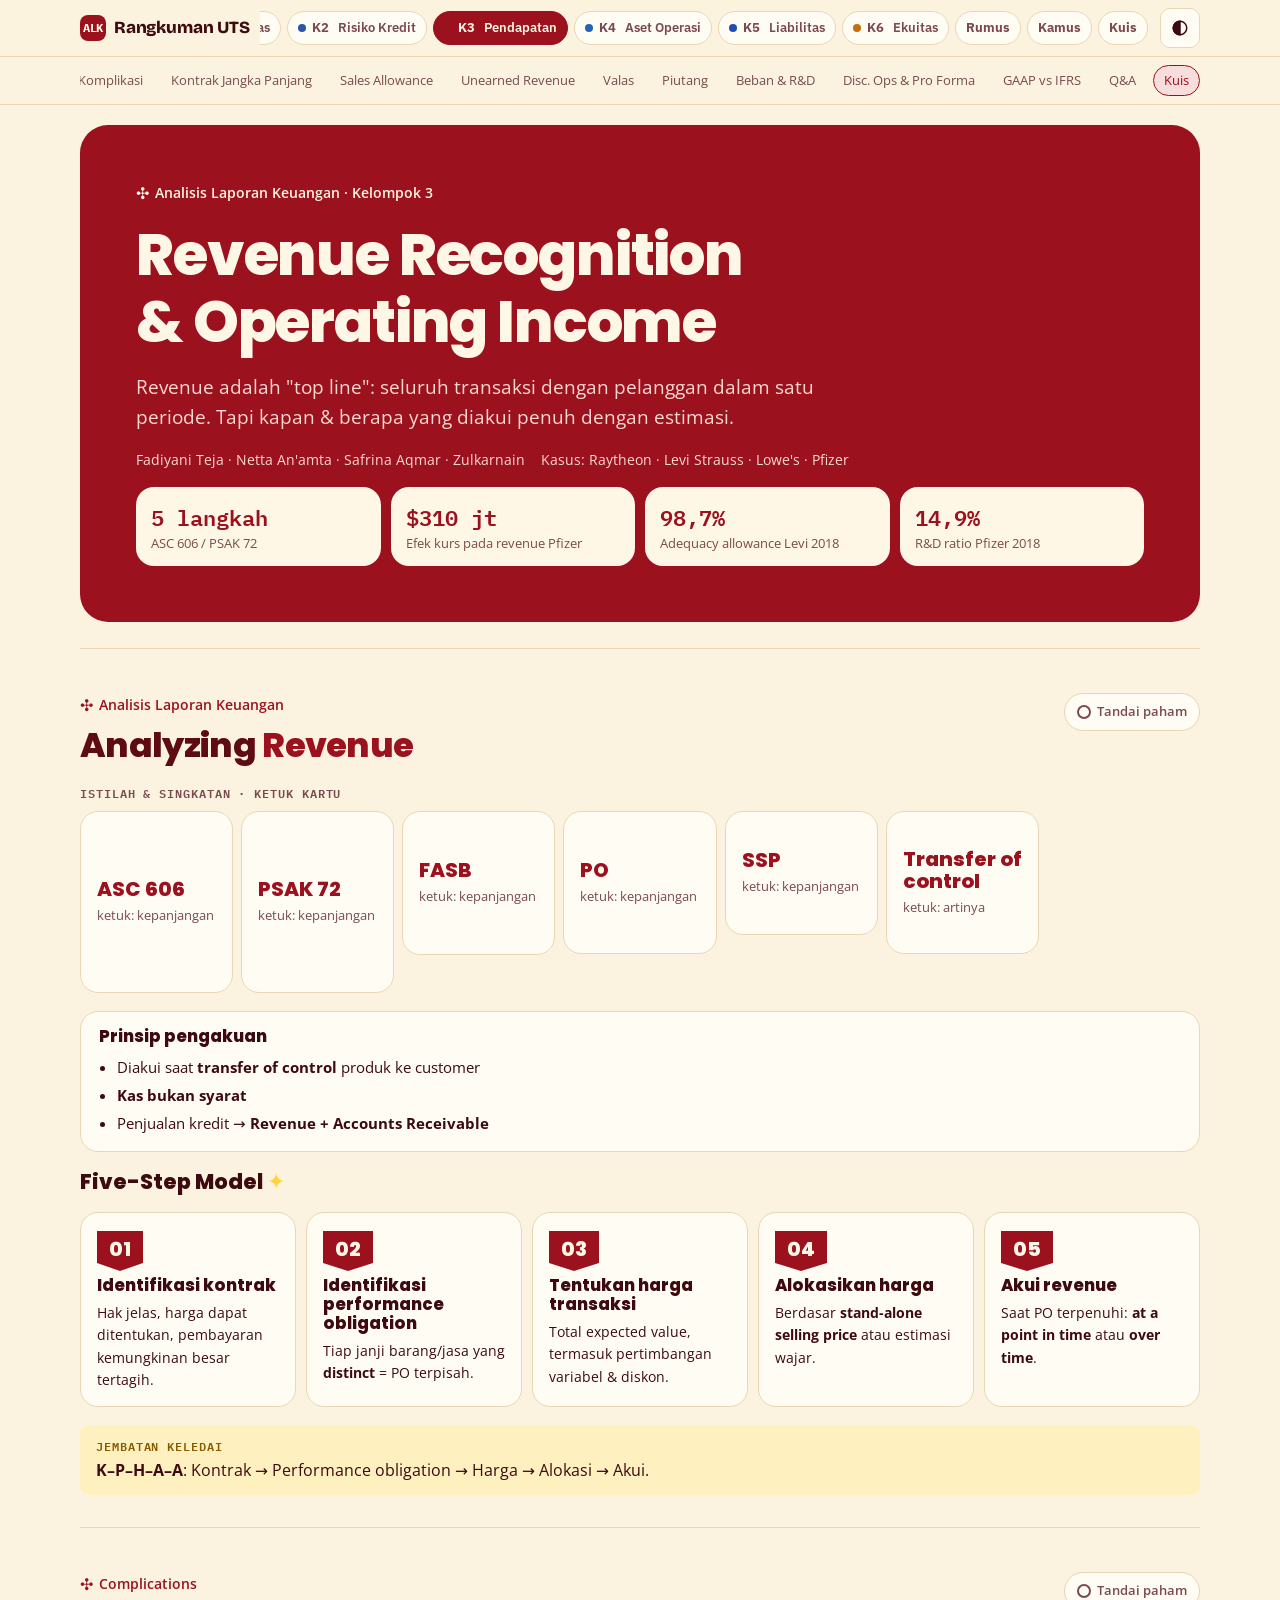
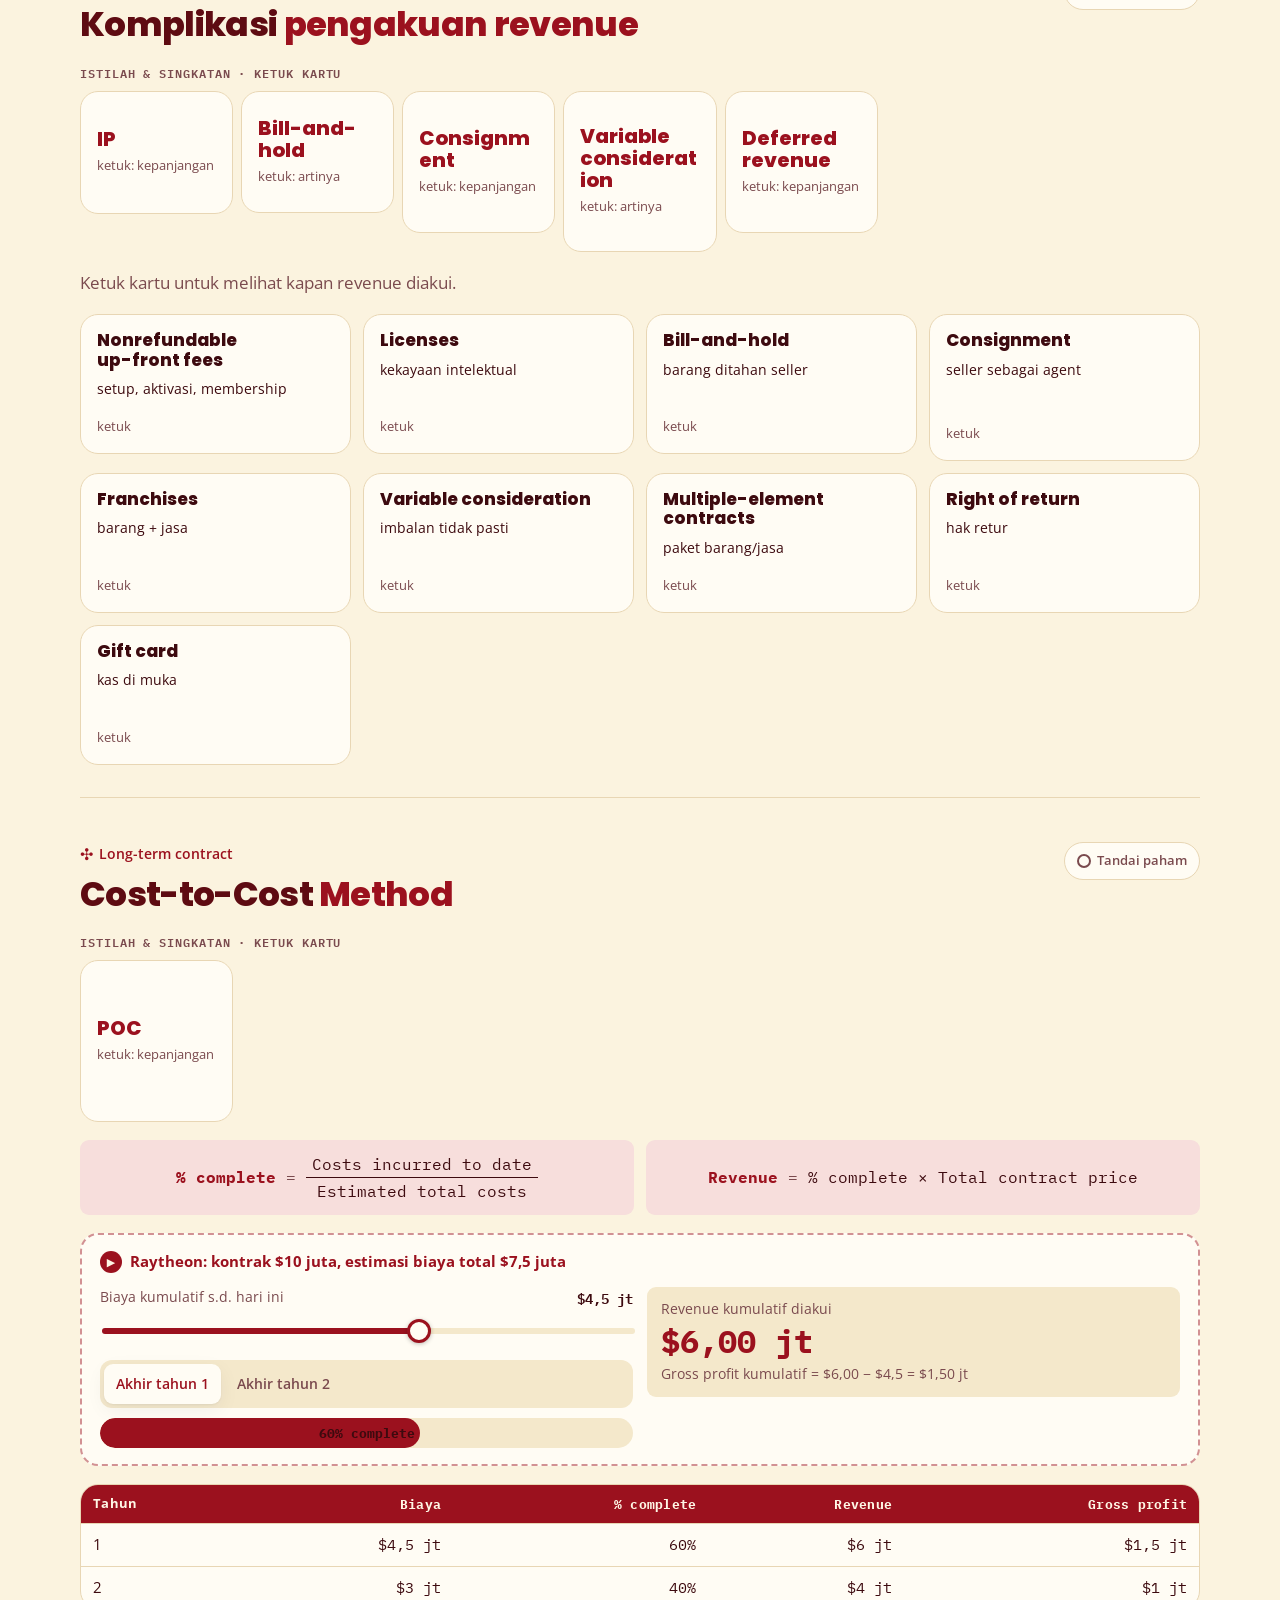
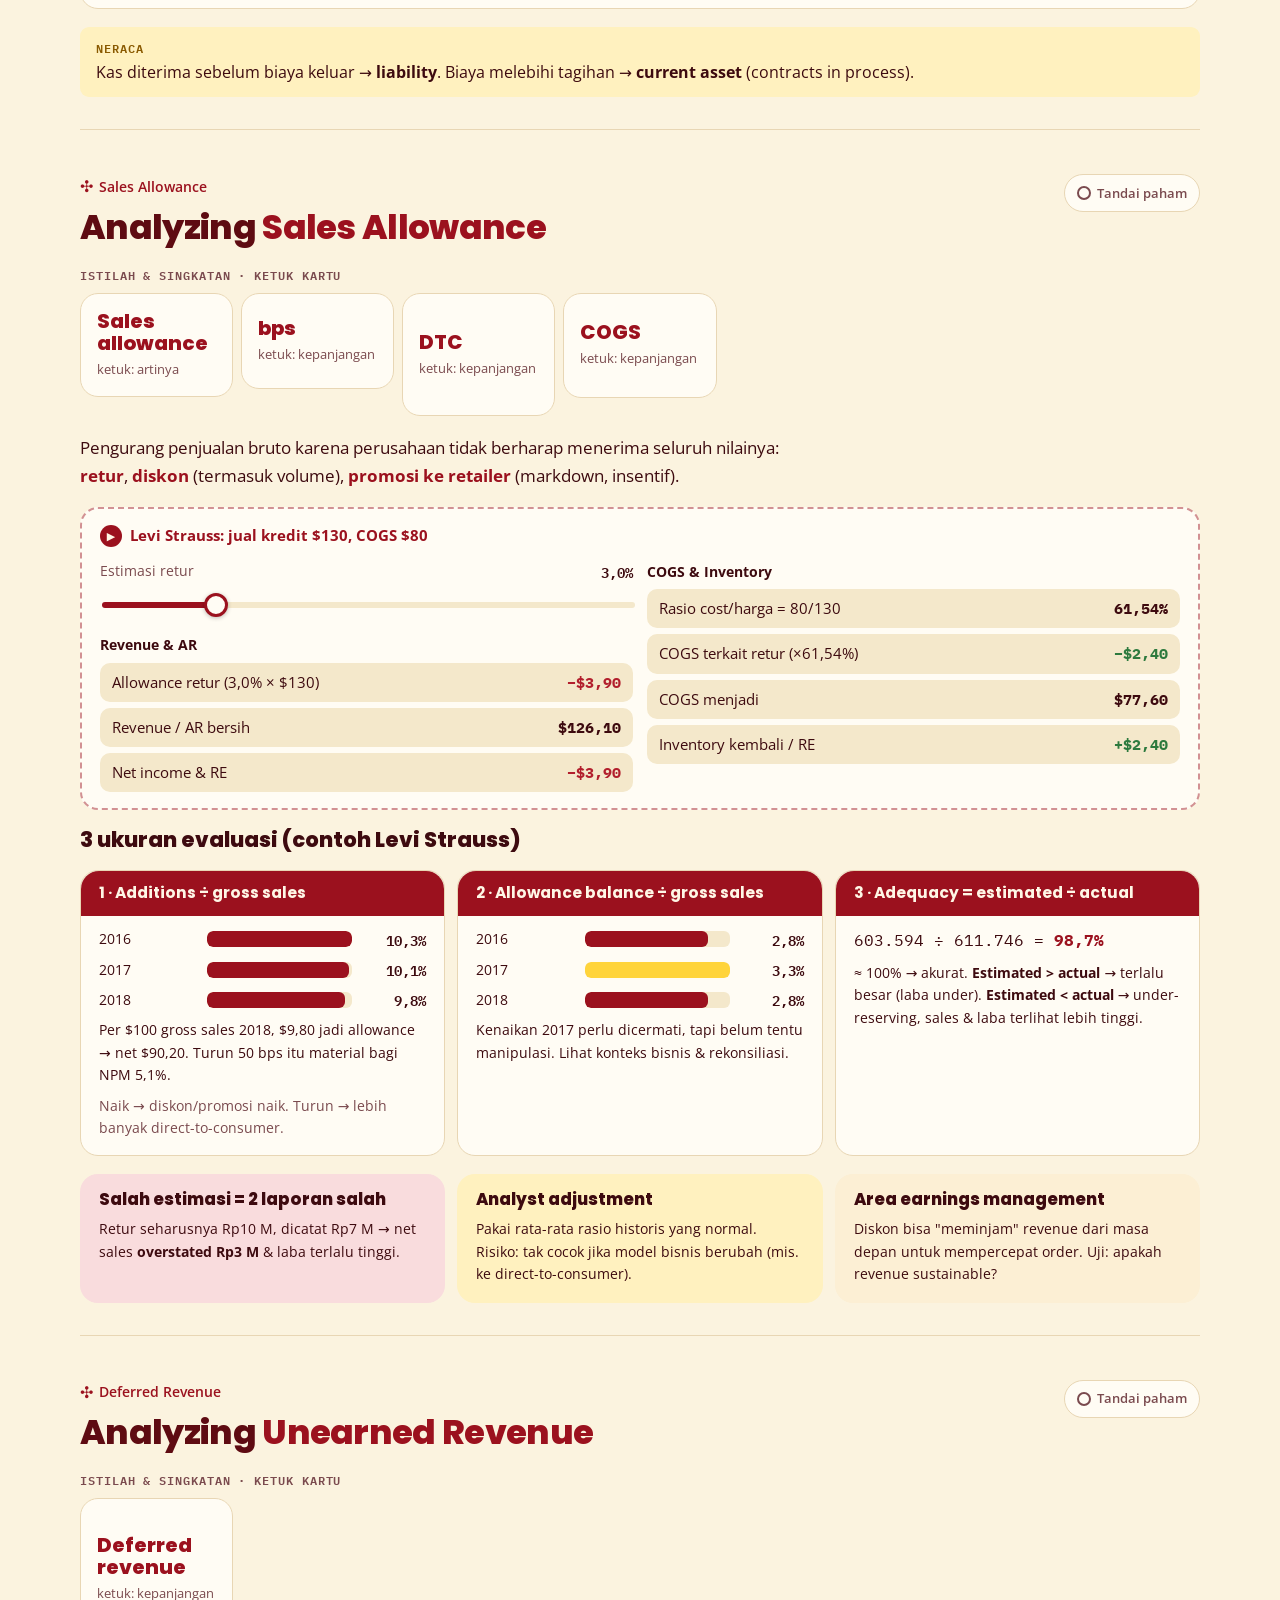
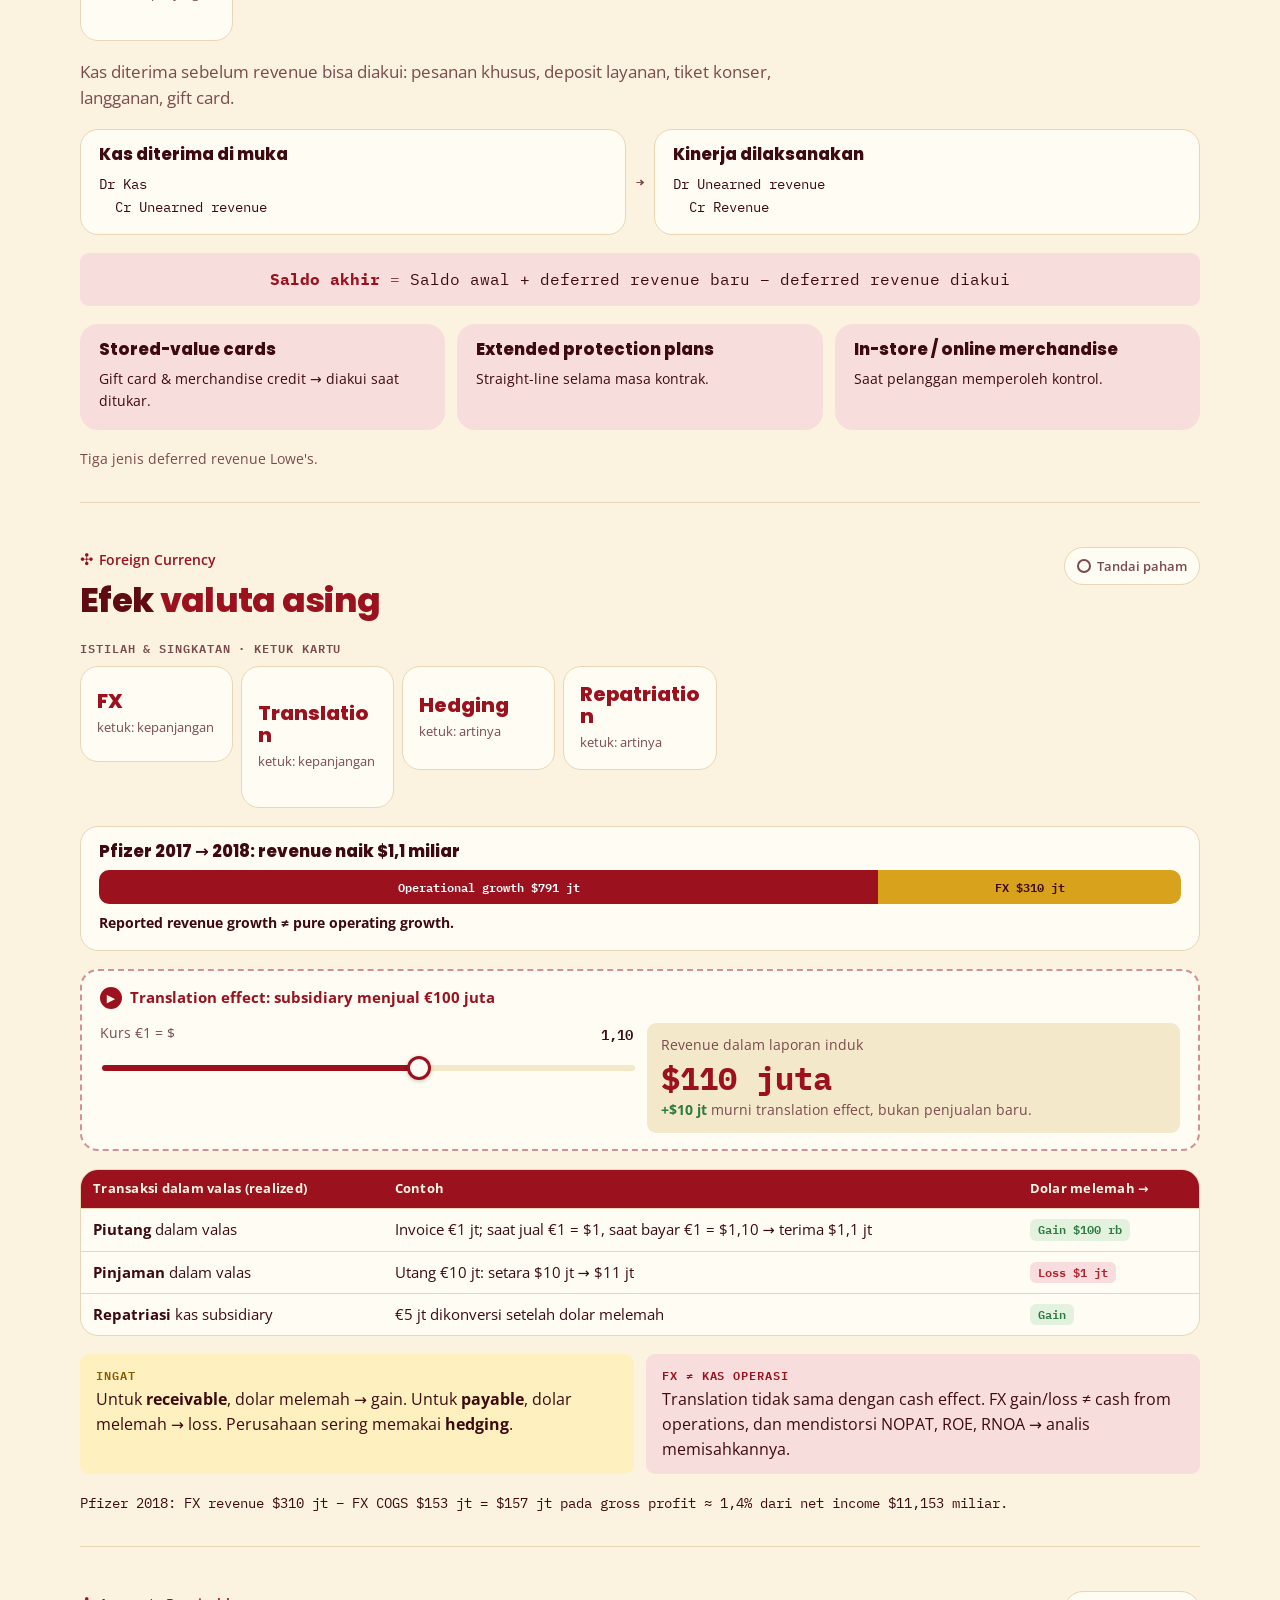
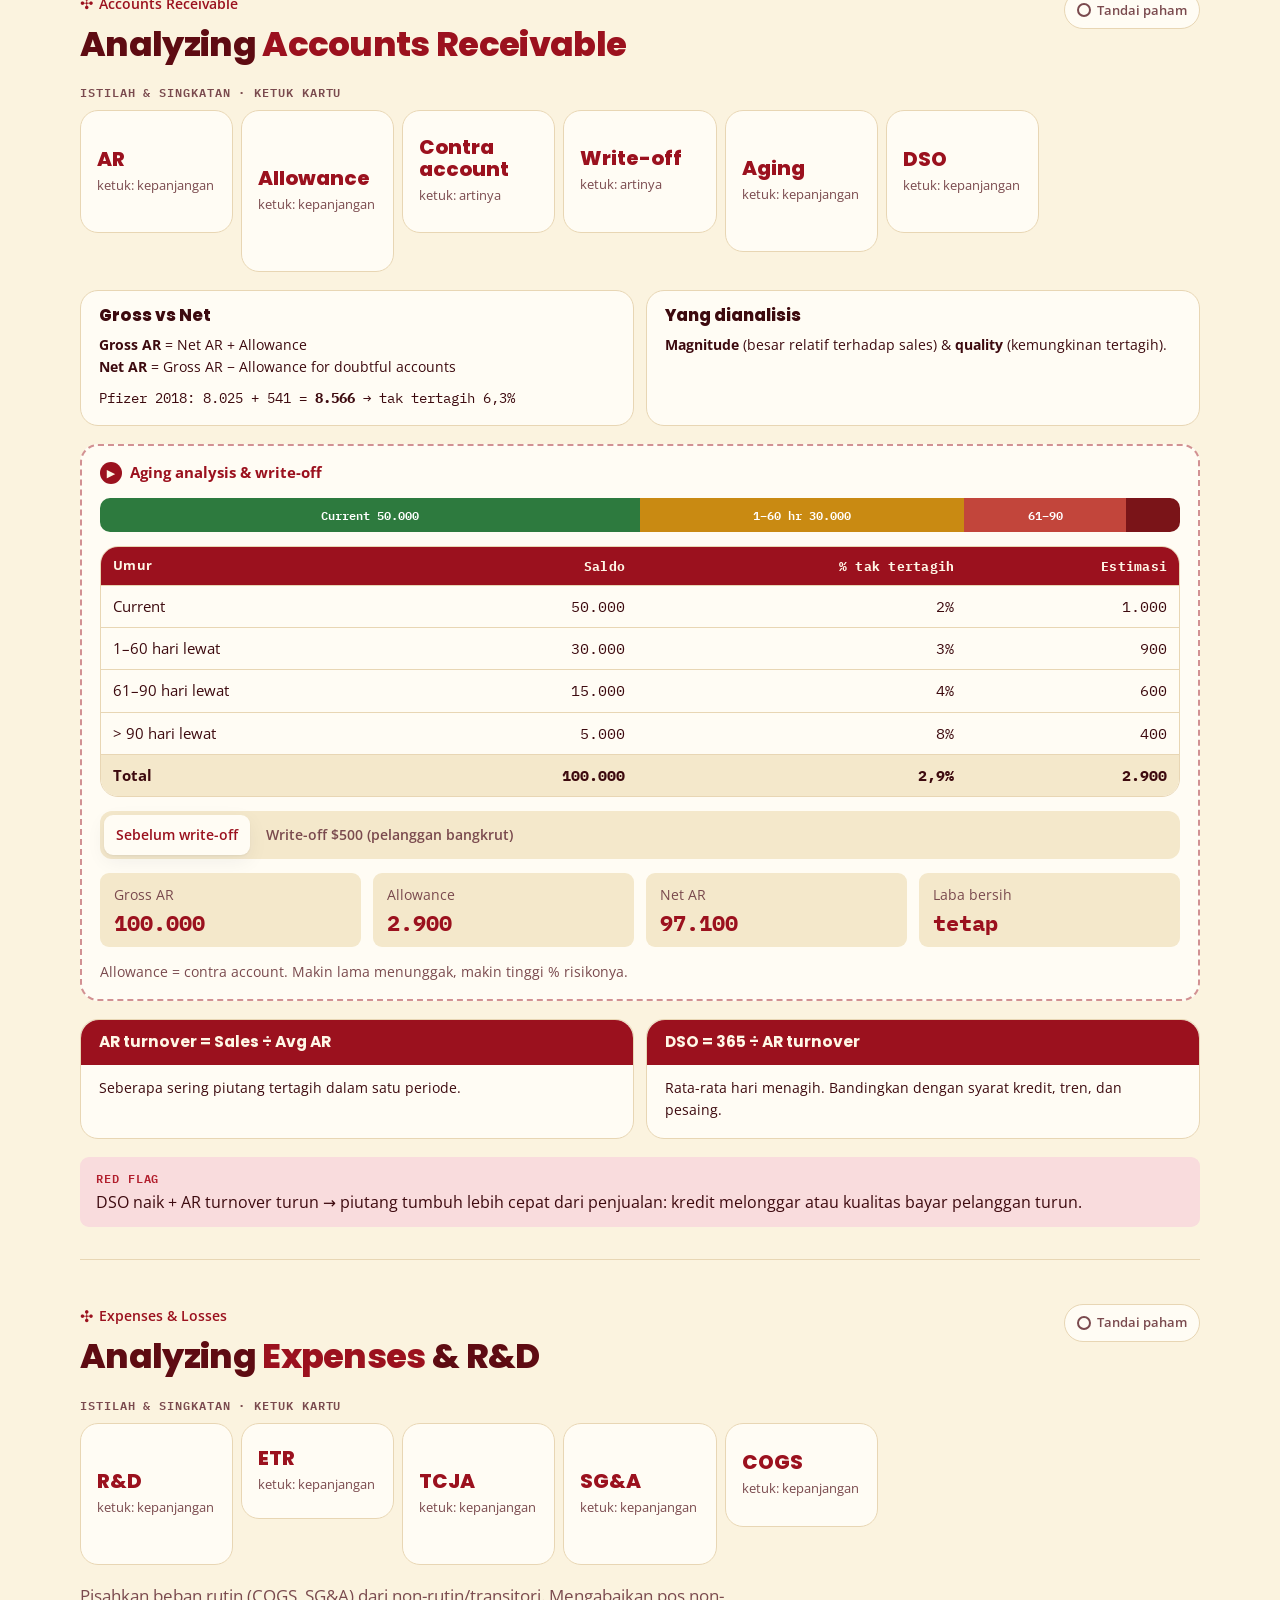
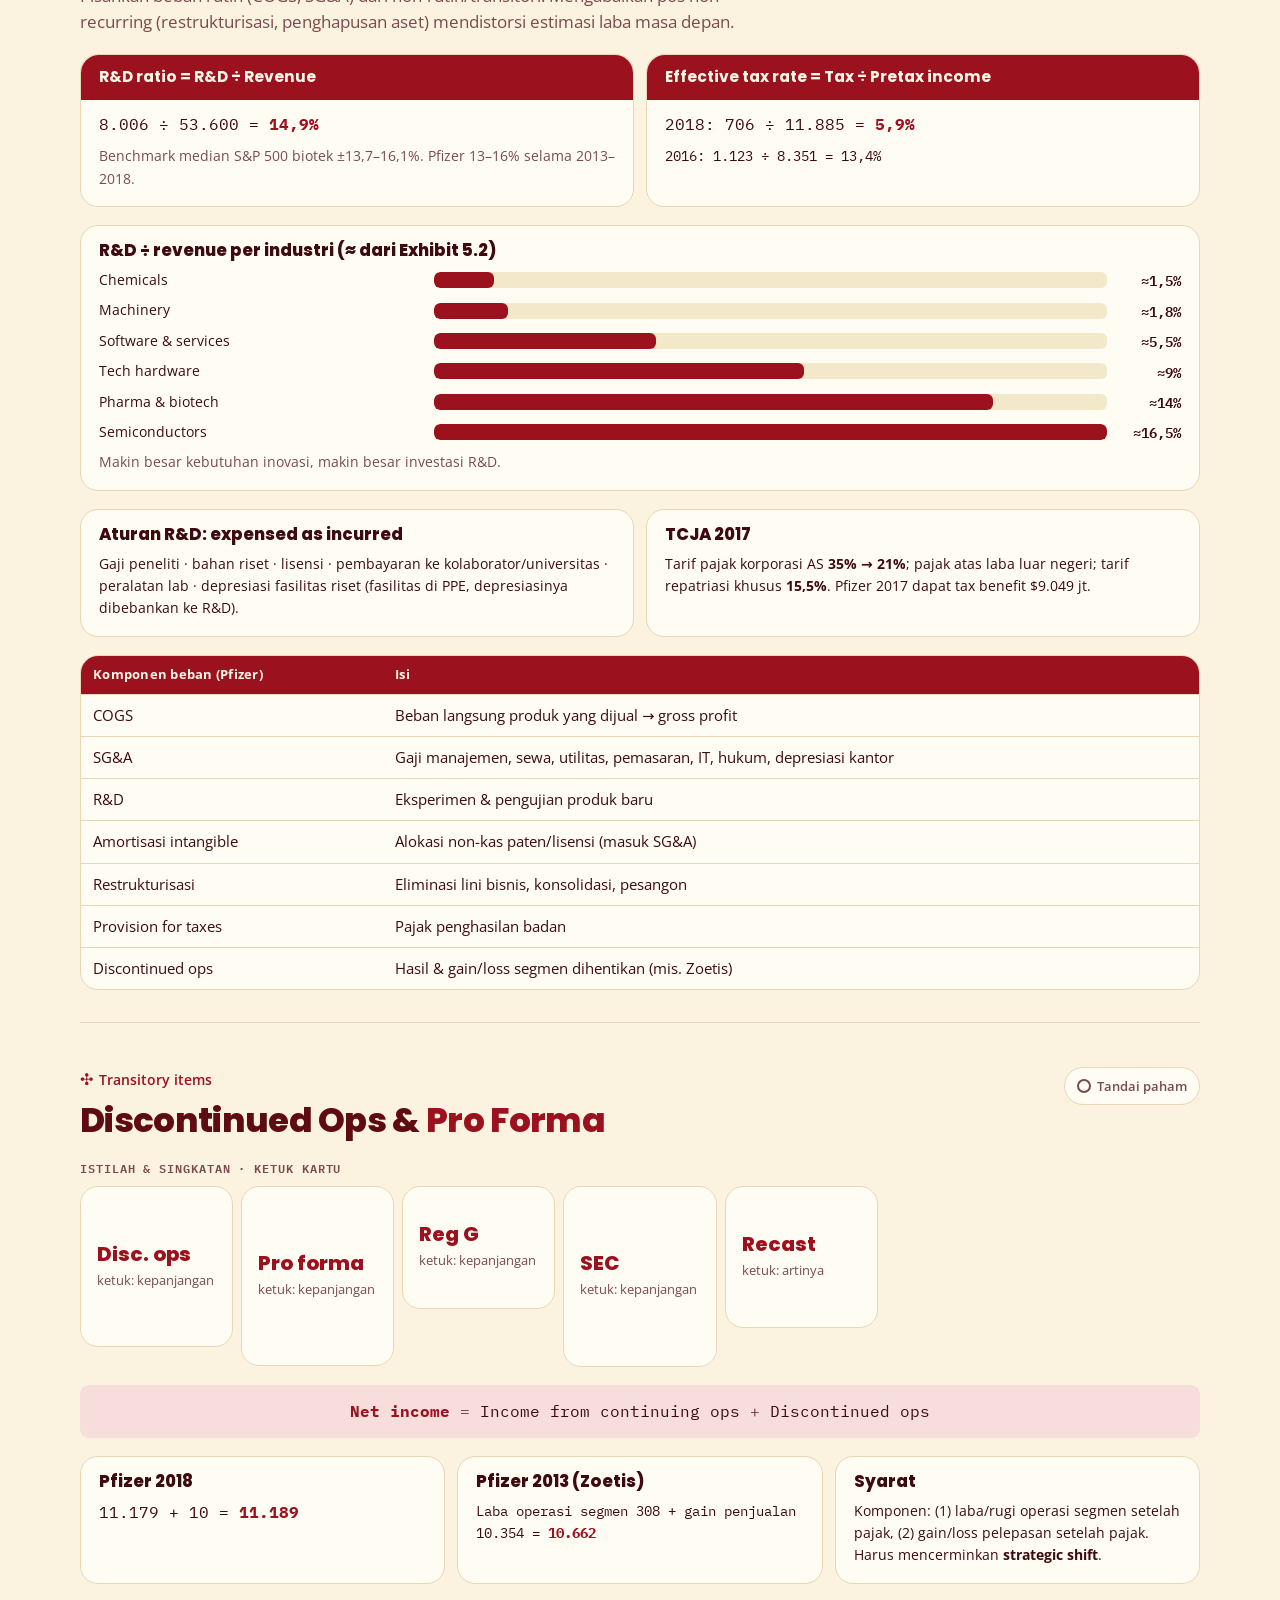
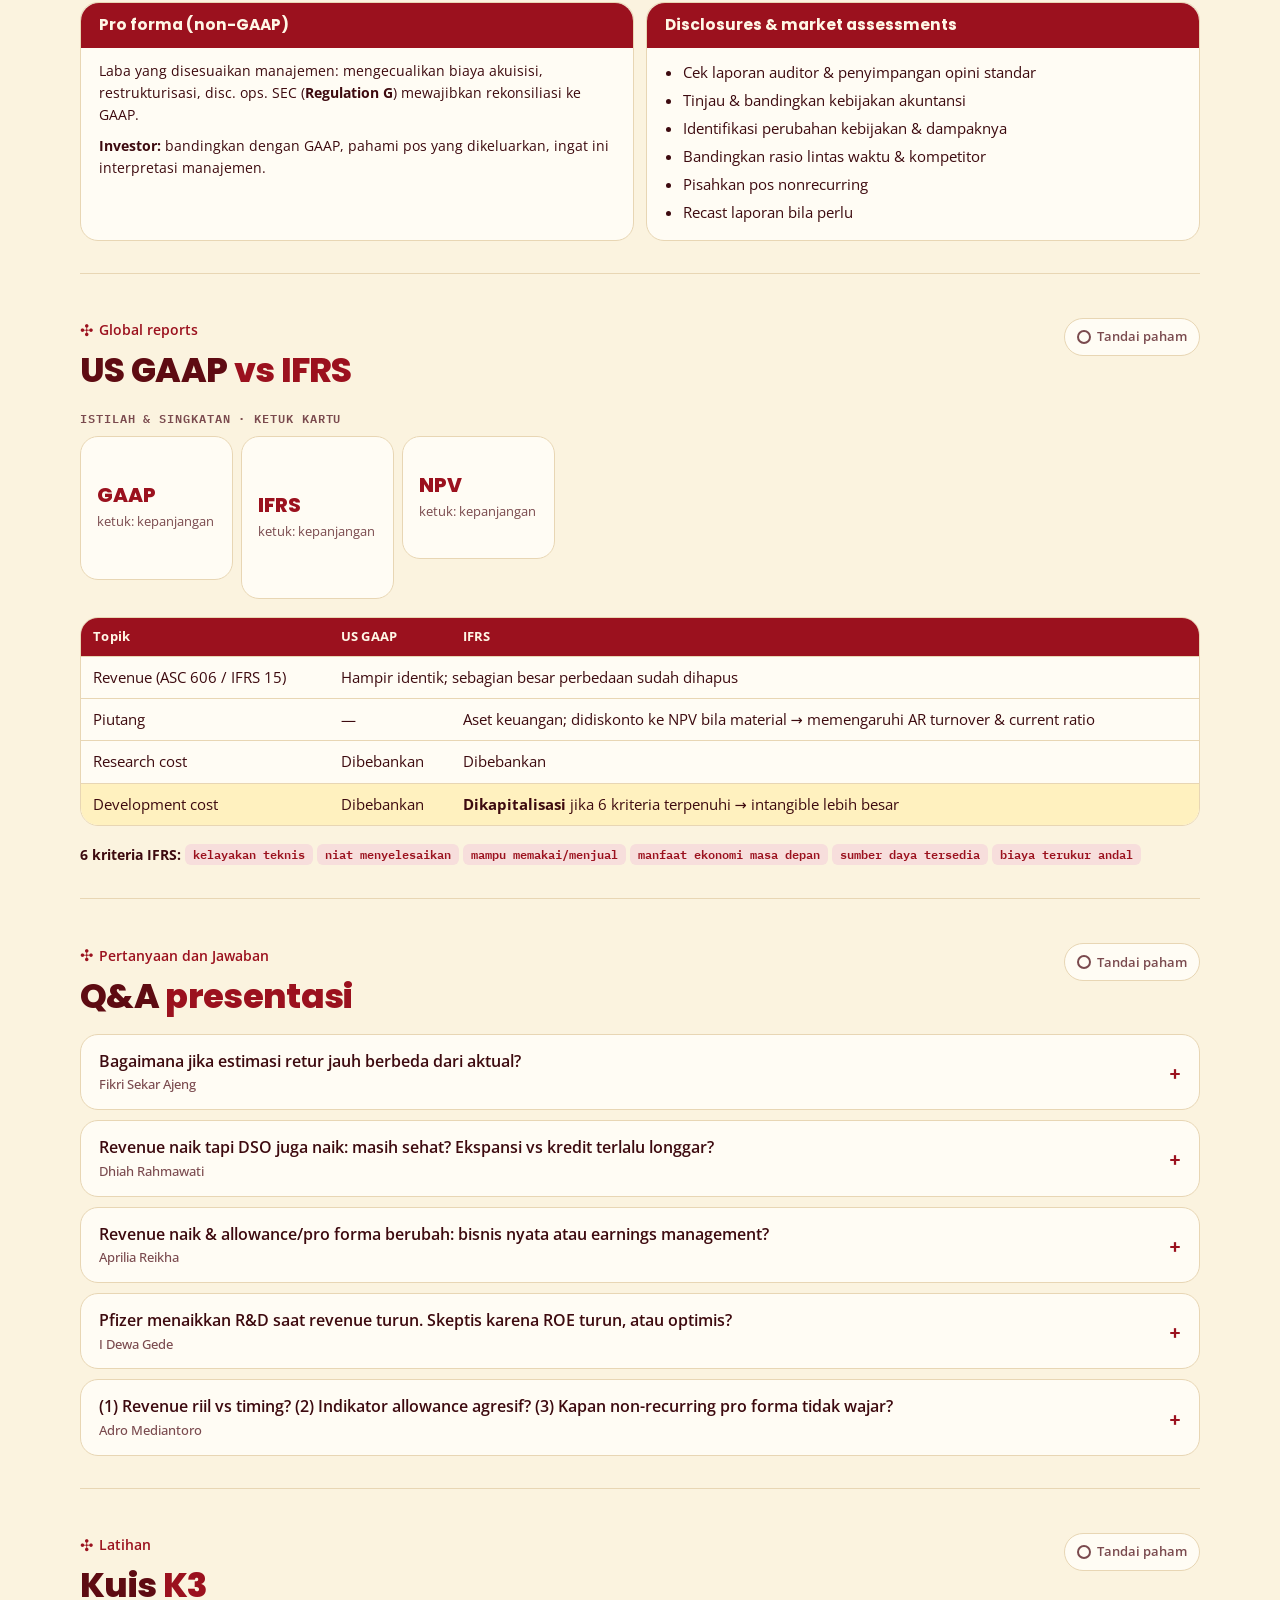
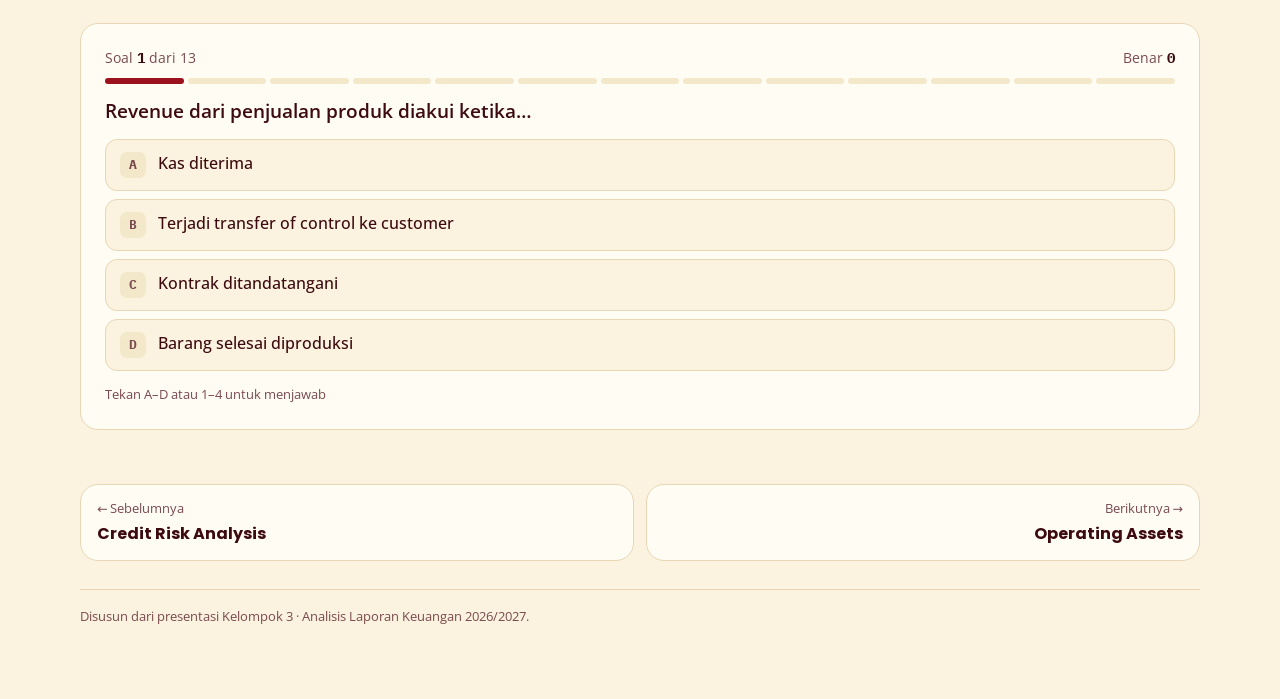
<file: revenue.html>
<!doctype html>
<html lang="id">
<head>
<meta charset="utf-8">
<link rel="icon" href="assets/icon.svg" type="image/svg+xml">
<meta name="viewport" content="width=device-width, initial-scale=1, viewport-fit=cover">
<title>Revenue &amp; Operating Income · ALK</title>
<meta name="description" content="Rangkuman visual materi Kelompok 3: Revenue Recognition & Operating Income.">
<link rel="preconnect" href="https://fonts.googleapis.com"><link rel="preconnect" href="https://fonts.gstatic.com" crossorigin>
<link rel="stylesheet" href="https://fonts.googleapis.com/css2?family=Bricolage+Grotesque:wght@800&family=IBM+Plex+Mono:wght@500;600;700&family=IBM+Plex+Sans:wght@500;600&family=Open+Sans:ital,wght@0,400;0,600;0,700;1,400&family=Poppins:wght@600;700;800&display=swap">
<link rel="stylesheet" href="assets/style.css?v=7">
<style>
  .prog{height:30px;border-radius:999px;background:var(--surface-2);overflow:hidden;position:relative}
  .prog i{display:block;height:100%;background:var(--k);border-radius:999px;transition:width .4s}
  .prog span{position:absolute;inset:0;display:grid;place-items:center;font:700 13px var(--f-mono);color:var(--ink);mix-blend-mode:normal}
  .tx{display:grid;gap:6px}
  .tx .ln{display:grid;grid-template-columns:minmax(0,1fr) auto;gap:10px;padding:8px 12px;border-radius:10px;background:var(--surface-2);font-size:14.5px}
  .tx .ln b.n{font-family:var(--f-mono)}
  .aging{display:flex;height:34px;border-radius:10px;overflow:hidden;font:600 11.5px var(--f-mono)}
  .aging div{display:grid;place-items:center;color:#fff;min-width:0;overflow:hidden;white-space:nowrap}
</style>
</head>
<body class="k3" data-page="k3">
<header class="site"></header>
<nav class="toc" aria-label="Isi halaman"><div class="row">
  <a href="#rr">Five-Step Model</a><a href="#comp">Komplikasi</a><a href="#ltc">Kontrak Jangka Panjang</a><a href="#allow">Sales Allowance</a><a href="#unearned">Unearned Revenue</a><a href="#fx">Valas</a><a href="#ar">Piutang</a><a href="#exp">Beban &amp; R&amp;D</a><a href="#disc">Disc. Ops &amp; Pro Forma</a><a href="#global">GAAP vs IFRS</a><a href="#qna">Q&amp;A</a><a href="#kuis">Kuis</a>
</div></nav>

<main class="wrap">
<section class="hero">
  <div class="hero-tag"><span class="lo">Analisis Laporan Keuangan · Kelompok 3</span></div>
  <h1>Revenue Recognition<br>&amp; Operating Income</h1>
  <p class="hero-sub">Revenue adalah "top line": seluruh transaksi dengan pelanggan dalam satu periode. Tapi kapan &amp; berapa yang diakui penuh dengan estimasi.</p>
  <div class="hero-meta"><span>Fadiyani Teja · Netta An'amta · Safrina Aqmar · Zulkarnain</span><span>Kasus: Raytheon · Levi Strauss · Lowe's · Pfizer</span></div>
  <div class="stats">
    <div class="stat"><span class="v">5 langkah</span><span class="l">ASC 606 / PSAK 72</span></div>
    <div class="stat"><span class="v">$310 jt</span><span class="l">Efek kurs pada revenue Pfizer</span></div>
    <div class="stat"><span class="v">98,7%</span><span class="l">Adequacy allowance Levi 2018</span></div>
    <div class="stat"><span class="v">14,9%</span><span class="l">R&amp;D ratio Pfizer 2018</span></div>
  </div>
</section>

<section class="sec" id="rr">
  <div class="sec-head"><div class="t"><span class="lo">Analisis Laporan Keuangan</span><h2>Analyzing <span class="acc">Revenue</span></h2></div><button class="done" data-done="k3-rr"></button></div>
  <div class="terms" data-terms="ASC 606|PSAK 72|FASB|PO|SSP|Transfer of control"></div>
  <div class="grid" style="--min:260px">
    <div class="card"><h4>Prinsip pengakuan</h4><ul class="small"><li>Diakui saat <b>transfer of control</b> produk ke customer</li><li><b>Kas bukan syarat</b></li><li>Penjualan kredit → <b>Revenue + Accounts Receivable</b></li></ul></div>
  </div>
  <h3>Five-Step Model <span class="spark">✦</span></h3>
  <ol class="steps">
    <li><h4>Identifikasi kontrak</h4><p class="small">Hak jelas, harga dapat ditentukan, pembayaran kemungkinan besar tertagih.</p></li>
    <li><h4>Identifikasi performance obligation</h4><p class="small">Tiap janji barang/jasa yang <b>distinct</b> = PO terpisah.</p></li>
    <li><h4>Tentukan harga transaksi</h4><p class="small">Total expected value, termasuk pertimbangan variabel &amp; diskon.</p></li>
    <li><h4>Alokasikan harga</h4><p class="small">Berdasar <b>stand-alone selling price</b> atau estimasi wajar.</p></li>
    <li><h4>Akui revenue</h4><p class="small">Saat PO terpenuhi: <b>at a point in time</b> atau <b>over time</b>.</p></li>
  </ol>
  <p class="callout"><span class="lbl">Jembatan keledai</span><b>K–P–H–A–A</b>: Kontrak → Performance obligation → Harga → Alokasi → Akui.</p>
</section>

<section class="sec" id="comp">
  <div class="sec-head"><div class="t"><span class="lo">Complications</span><h2>Komplikasi <span class="acc">pengakuan revenue</span></h2></div><button class="done" data-done="k3-comp"></button></div>
  <div class="terms" data-terms="IP|Bill-and-hold|Consignment|Variable consideration|Deferred revenue"></div>
  <p class="sec-lead">Ketuk kartu untuk melihat kapan revenue diakui.</p>
  <div class="flips">
    <button class="flip"><span class="flip-in"><span class="face front"><h4>Nonrefundable up-front fees</h4><span class="small">setup, aktivasi, membership</span><span class="hint">ketuk</span></span><span class="face back">Tidak langsung diakui. Itu bayaran di muka untuk jasa masa depan → diakui saat jasa diberikan.</span></span></button>
    <button class="flip"><span class="flip-in"><span class="face front"><h4>Licenses</h4><span class="small">kekayaan intelektual</span><span class="hint">ketuk</span></span><span class="face back"><b>Right to use:</b> saat customer bisa memakai IP. <b>Right to access:</b> over time selama akses.</span></span></button>
    <button class="flip"><span class="flip-in"><span class="face front"><h4>Bill-and-hold</h4><span class="small">barang ditahan seller</span><span class="hint">ketuk</span></span><span class="face back">Diakui saat <b>control</b> berpindah, walau barang masih ditahan seller.</span></span></button>
    <button class="flip"><span class="flip-in"><span class="face front"><h4>Consignment</h4><span class="small">seller sebagai agent</span><span class="hint">ketuk</span></span><span class="face back">Hanya <b>komisi/fee</b>, bukan bruto. Indikator agen: tak tanggung jawab fulfillment, tak tanggung risiko inventory, tak menetapkan harga.</span></span></button>
    <button class="flip"><span class="flip-in"><span class="face front"><h4>Franchises</h4><span class="small">barang + jasa</span><span class="hint">ketuk</span></span><span class="face back">Barang &amp; jasa dipisah sebagai PO; diakui saat masing-masing diberikan.</span></span></button>
    <button class="flip"><span class="flip-in"><span class="face front"><h4>Variable consideration</h4><span class="small">imbalan tidak pasti</span><span class="hint">ketuk</span></span><span class="face back">Diestimasi &amp; diakui jika pembayaran kemungkinan besar terjadi dan dapat diestimasi wajar.</span></span></button>
    <button class="flip"><span class="flip-in"><span class="face front"><h4>Multiple-element contracts</h4><span class="small">paket barang/jasa</span><span class="hint">ketuk</span></span><span class="face back">Dipisah berdasar stand-alone basis; diakui per komponen yang distinct.</span></span></button>
    <button class="flip"><span class="flip-in"><span class="face front"><h4>Right of return</h4><span class="small">hak retur</span><span class="hint">ketuk</span></span><span class="face back">Estimasi retur mengurangi gross sales → net sales. Catat <b>liability</b> refund &amp; <b>aset</b> hak pemulihan barang.</span></span></button>
    <button class="flip"><span class="flip-in"><span class="face front"><h4>Gift card</h4><span class="small">kas di muka</span><span class="hint">ketuk</span></span><span class="face back">Kas masuk → <b>deferred revenue liability</b>. Revenue diakui saat gift card dipakai.</span></span></button>
  </div>
</section>

<section class="sec" id="ltc">
  <div class="sec-head"><div class="t"><span class="lo">Long-term contract</span><h2>Cost-to-Cost <span class="acc">Method</span></h2></div><button class="done" data-done="k3-ltc"></button></div>
  <div class="terms" data-terms="POC"></div>
  <div class="grid" style="--min:280px">
    <div class="formula"><span class="n">% complete</span><span class="op">=</span><span class="frac"><span>Costs incurred to date</span><span>Estimated total costs</span></span></div>
    <div class="formula"><span class="n">Revenue</span><span class="op">=</span><span>% complete × Total contract price</span></div>
  </div>
  <div class="widget">
    <div class="w-title">Raytheon: kontrak $10 juta, estimasi biaya total $7,5 juta</div>
    <div class="w-grid">
      <div style="display:grid;gap:10px">
        <div class="ctrl"><label for="cost">Biaya kumulatif s.d. hari ini <output id="costO"></output></label><input type="range" id="cost" min="0" max="7.5" step="0.1" value="4.5"></div>
        <div class="seg" id="ltcPre"><button data-v="4.5" aria-pressed="true">Akhir tahun 1</button><button data-v="7.5">Akhir tahun 2</button></div>
        <div class="prog"><i id="progI"></i><span id="progS"></span></div>
      </div>
      <div class="out"><span class="cap">Revenue kumulatif diakui</span><span class="big" id="revO"></span><span class="cap" id="gpO"></span></div>
    </div>
  </div>
  <div class="tbl"><table><thead><tr><th>Tahun</th><th class="n">Biaya</th><th class="n">% complete</th><th class="n">Revenue</th><th class="n">Gross profit</th></tr></thead><tbody>
    <tr><td>1</td><td class="n">$4,5 jt</td><td class="n">60%</td><td class="n">$6 jt</td><td class="n">$1,5 jt</td></tr>
    <tr><td>2</td><td class="n">$3 jt</td><td class="n">40%</td><td class="n">$4 jt</td><td class="n">$1 jt</td></tr>
  </tbody></table></div>
  <p class="callout"><span class="lbl">Neraca</span>Kas diterima sebelum biaya keluar → <b>liability</b>. Biaya melebihi tagihan → <b>current asset</b> (contracts in process).</p>
</section>

<section class="sec" id="allow">
  <div class="sec-head"><div class="t"><span class="lo">Sales Allowance</span><h2>Analyzing <span class="acc">Sales Allowance</span></h2></div><button class="done" data-done="k3-allow"></button></div>
  <div class="terms" data-terms="Sales allowance|bps|DTC|COGS"></div>
  <p class="def">Pengurang penjualan bruto karena perusahaan tidak berharap menerima seluruh nilainya: <b>retur</b>, <b>diskon</b> (termasuk volume), <b>promosi ke retailer</b> (markdown, insentif).</p>
  <div class="widget">
    <div class="w-title">Levi Strauss: jual kredit $130, COGS $80</div>
    <div class="w-grid">
      <div style="display:grid;gap:10px">
        <div class="ctrl"><label for="ret">Estimasi retur <output id="retO"></output></label><input type="range" id="ret" min="0" max="15" step="0.5" value="3"></div>
        <div class="tx" id="levi"></div>
      </div>
      <div class="tx" id="levi2"></div>
    </div>
  </div>
  <h3>3 ukuran evaluasi (contoh Levi Strauss)</h3>
  <div class="grid" style="--min:260px">
    <div class="card"><div class="card-h">1 · Additions ÷ gross sales</div>
      <div class="bars"><div class="bar"><span class="lab">2016</span><span class="tr"><span class="fill" style="--w:100%"></span></span><span class="v">10,3%</span></div><div class="bar"><span class="lab">2017</span><span class="tr"><span class="fill" style="--w:98%"></span></span><span class="v">10,1%</span></div><div class="bar"><span class="lab">2018</span><span class="tr"><span class="fill" style="--w:95%"></span></span><span class="v">9,8%</span></div></div>
      <p class="small">Per $100 gross sales 2018, $9,80 jadi allowance → net $90,20. Turun 50 bps itu material bagi NPM 5,1%.</p>
      <p class="small muted">Naik → diskon/promosi naik. Turun → lebih banyak direct-to-consumer.</p></div>
    <div class="card"><div class="card-h">2 · Allowance balance ÷ gross sales</div>
      <div class="bars"><div class="bar"><span class="lab">2016</span><span class="tr"><span class="fill" style="--w:85%"></span></span><span class="v">2,8%</span></div><div class="bar"><span class="lab">2017</span><span class="tr"><span class="fill" style="--w:100%;--c:var(--hl)"></span></span><span class="v">3,3%</span></div><div class="bar"><span class="lab">2018</span><span class="tr"><span class="fill" style="--w:85%"></span></span><span class="v">2,8%</span></div></div>
      <p class="small">Kenaikan 2017 perlu dicermati, tapi belum tentu manipulasi. Lihat konteks bisnis &amp; rekonsiliasi.</p></div>
    <div class="card"><div class="card-h">3 · Adequacy = estimated ÷ actual</div>
      <p class="mono">603.594 ÷ 611.746 = <b class="k">98,7%</b></p>
      <p class="small">≈ 100% → akurat. <b>Estimated &gt; actual</b> → terlalu besar (laba under). <b>Estimated &lt; actual</b> → under-reserving, sales &amp; laba terlihat lebih tinggi.</p></div>
  </div>
  <div class="grid" style="--min:260px">
    <div class="card t-bad"><h4>Salah estimasi = 2 laporan salah</h4><p class="small">Retur seharusnya Rp10 M, dicatat Rp7 M → net sales <b>overstated Rp3 M</b> &amp; laba terlalu tinggi.</p></div>
    <div class="card t-hl"><h4>Analyst adjustment</h4><p class="small">Pakai rata-rata rasio historis yang normal. Risiko: tak cocok jika model bisnis berubah (mis. ke direct-to-consumer).</p></div>
    <div class="card t-mid"><h4>Area earnings management</h4><p class="small">Diskon bisa "meminjam" revenue dari masa depan untuk mempercepat order. Uji: apakah revenue sustainable?</p></div>
  </div>
</section>

<section class="sec" id="unearned">
  <div class="sec-head"><div class="t"><span class="lo">Deferred Revenue</span><h2>Analyzing <span class="acc">Unearned Revenue</span></h2></div><button class="done" data-done="k3-unearned"></button></div>
  <div class="terms" data-terms="Deferred revenue"></div>
  <p class="sec-lead">Kas diterima sebelum revenue bisa diakui: pesanan khusus, deposit layanan, tiket konser, langganan, gift card.</p>
  <div class="vs">
    <div class="card"><h4>Kas diterima di muka</h4><p class="mono small">Dr Kas<br>&nbsp;&nbsp;Cr Unearned revenue</p></div>
    <span class="mid">→</span>
    <div class="card"><h4>Kinerja dilaksanakan</h4><p class="mono small">Dr Unearned revenue<br>&nbsp;&nbsp;Cr Revenue</p></div>
  </div>
  <div class="formula"><span class="n">Saldo akhir</span><span class="op">=</span><span>Saldo awal + deferred revenue baru − deferred revenue diakui</span></div>
  <div class="grid" style="--min:220px">
    <div class="card soft"><h4>Stored-value cards</h4><p class="small">Gift card &amp; merchandise credit → diakui saat ditukar.</p></div>
    <div class="card soft"><h4>Extended protection plans</h4><p class="small">Straight-line selama masa kontrak.</p></div>
    <div class="card soft"><h4>In-store / online merchandise</h4><p class="small">Saat pelanggan memperoleh kontrol.</p></div>
  </div>
  <p class="small muted">Tiga jenis deferred revenue Lowe's.</p>
</section>

<section class="sec" id="fx">
  <div class="sec-head"><div class="t"><span class="lo">Foreign Currency</span><h2>Efek <span class="acc">valuta asing</span></h2></div><button class="done" data-done="k3-fx"></button></div>
  <div class="terms" data-terms="FX|Translation|Hedging|Repatriation"></div>
  <div class="card"><h4>Pfizer 2017 → 2018: revenue naik $1,1 miliar</h4>
    <div class="aging"><div style="flex-basis:72%;background:#9B111E">Operational growth $791 jt</div><div style="flex-basis:28%;background:#D8A21C;color:#3D0A0F">FX $310 jt</div></div>
    <p class="small"><b>Reported revenue growth ≠ pure operating growth.</b></p></div>
  <div class="widget">
    <div class="w-title">Translation effect: subsidiary menjual €100 juta</div>
    <div class="w-grid">
      <div class="ctrl"><label for="rate">Kurs €1 = $ <output id="rateO"></output></label><input type="range" id="rate" min="0.8" max="1.3" step="0.01" value="1.10"></div>
      <div class="out"><span class="cap">Revenue dalam laporan induk</span><span class="big" id="fxO"></span><span class="cap" id="fxN"></span></div>
    </div>
  </div>
  <div class="tbl"><table><thead><tr><th>Transaksi dalam valas (realized)</th><th>Contoh</th><th>Dolar melemah →</th></tr></thead><tbody>
    <tr><td><b>Piutang</b> dalam valas</td><td>Invoice €1 jt; saat jual €1 = $1, saat bayar €1 = $1,10 → terima $1,1 jt</td><td><span class="pill good">Gain $100 rb</span></td></tr>
    <tr><td><b>Pinjaman</b> dalam valas</td><td>Utang €10 jt: setara $10 jt → $11 jt</td><td><span class="pill bad">Loss $1 jt</span></td></tr>
    <tr><td><b>Repatriasi</b> kas subsidiary</td><td>€5 jt dikonversi setelah dolar melemah</td><td><span class="pill good">Gain</span></td></tr>
  </tbody></table></div>
  <div class="grid" style="--min:260px">
    <p class="callout"><span class="lbl">Ingat</span>Untuk <b>receivable</b>, dolar melemah → gain. Untuk <b>payable</b>, dolar melemah → loss. Perusahaan sering memakai <b>hedging</b>.</p>
    <p class="callout k"><span class="lbl">FX ≠ kas operasi</span>Translation tidak sama dengan cash effect. FX gain/loss ≠ cash from operations, dan mendistorsi NOPAT, ROE, RNOA → analis memisahkannya.</p>
  </div>
  <p class="small mono">Pfizer 2018: FX revenue $310 jt − FX COGS $153 jt = $157 jt pada gross profit ≈ 1,4% dari net income $11,153 miliar.</p>
</section>

<section class="sec" id="ar">
  <div class="sec-head"><div class="t"><span class="lo">Accounts Receivable</span><h2>Analyzing <span class="acc">Accounts Receivable</span></h2></div><button class="done" data-done="k3-ar"></button></div>
  <div class="terms" data-terms="AR|Allowance|Contra account|Write-off|Aging|DSO"></div>
  <div class="grid" style="--min:260px">
    <div class="card"><h4>Gross vs Net</h4><p class="small"><b>Gross AR</b> = Net AR + Allowance<br><b>Net AR</b> = Gross AR − Allowance for doubtful accounts</p><p class="mono small">Pfizer 2018: 8.025 + 541 = <b>8.566</b> → tak tertagih 6,3%</p></div>
    <div class="card"><h4>Yang dianalisis</h4><p class="small"><b>Magnitude</b> (besar relatif terhadap sales) &amp; <b>quality</b> (kemungkinan tertagih).</p></div>
  </div>
  <div class="widget">
    <div class="w-title">Aging analysis &amp; write-off</div>
    <div class="aging" aria-label="Komposisi piutang menurut umur"><div style="flex-basis:50%;background:#2D7A3E">Current 50.000</div><div style="flex-basis:30%;background:#C98A12">1–60 hr 30.000</div><div style="flex-basis:15%;background:#C2453B">61–90</div><div style="flex-basis:5%;background:#7A1418"></div></div>
    <div class="tbl fit"><table><thead><tr><th>Umur</th><th class="n">Saldo</th><th class="n">% tak tertagih</th><th class="n">Estimasi</th></tr></thead><tbody>
      <tr><td>Current</td><td class="n">50.000</td><td class="n">2%</td><td class="n">1.000</td></tr>
      <tr><td>1–60 hari lewat</td><td class="n">30.000</td><td class="n">3%</td><td class="n">900</td></tr>
      <tr><td>61–90 hari lewat</td><td class="n">15.000</td><td class="n">4%</td><td class="n">600</td></tr>
      <tr><td>&gt; 90 hari lewat</td><td class="n">5.000</td><td class="n">8%</td><td class="n">400</td></tr>
      <tr class="tot"><td>Total</td><td class="n">100.000</td><td class="n">2,9%</td><td class="n">2.900</td></tr>
    </tbody></table></div>
    <div class="seg" id="woSeg"><button data-v="0" aria-pressed="true">Sebelum write-off</button><button data-v="1">Write-off $500 (pelanggan bangkrut)</button></div>
    <div class="grid" style="--min:150px" id="woOut"></div>
    <p class="small muted">Allowance = contra account. Makin lama menunggak, makin tinggi % risikonya.</p>
  </div>
  <div class="grid" style="--min:260px">
    <div class="card"><div class="card-h">AR turnover = Sales ÷ Avg AR</div><p class="small">Seberapa sering piutang tertagih dalam satu periode.</p></div>
    <div class="card"><div class="card-h">DSO = 365 ÷ AR turnover</div><p class="small">Rata-rata hari menagih. Bandingkan dengan syarat kredit, tren, dan pesaing.</p></div>
  </div>
  <p class="callout bad"><span class="lbl">Red flag</span>DSO naik + AR turnover turun → piutang tumbuh lebih cepat dari penjualan: kredit melonggar atau kualitas bayar pelanggan turun.</p>
</section>

<section class="sec" id="exp">
  <div class="sec-head"><div class="t"><span class="lo">Expenses &amp; Losses</span><h2>Analyzing <span class="acc">Expenses</span> &amp; R&amp;D</h2></div><button class="done" data-done="k3-exp"></button></div>
  <div class="terms" data-terms="R&amp;D|ETR|TCJA|SG&amp;A|COGS"></div>
  <p class="sec-lead">Pisahkan beban rutin (COGS, SG&amp;A) dari non-rutin/transitori. Mengabaikan pos non-recurring (restrukturisasi, penghapusan aset) mendistorsi estimasi laba masa depan.</p>
  <div class="grid" style="--min:260px">
    <div class="card"><div class="card-h">R&amp;D ratio = R&amp;D ÷ Revenue</div><p class="mono">8.006 ÷ 53.600 = <b class="k">14,9%</b></p><p class="small muted">Benchmark median S&amp;P 500 biotek ±13,7–16,1%. Pfizer 13–16% selama 2013–2018.</p></div>
    <div class="card"><div class="card-h">Effective tax rate = Tax ÷ Pretax income</div><p class="mono">2018: 706 ÷ 11.885 = <b class="k">5,9%</b></p><p class="mono small">2016: 1.123 ÷ 8.351 = 13,4%</p></div>
  </div>
  <div class="card"><h4>R&amp;D ÷ revenue per industri (≈ dari Exhibit 5.2)</h4>
    <div class="bars">
      <div class="bar"><span class="lab">Chemicals</span><span class="tr"><span class="fill" style="--w:9%"></span></span><span class="v">≈1,5%</span></div>
      <div class="bar"><span class="lab">Machinery</span><span class="tr"><span class="fill" style="--w:11%"></span></span><span class="v">≈1,8%</span></div>
      <div class="bar"><span class="lab">Software &amp; services</span><span class="tr"><span class="fill" style="--w:33%"></span></span><span class="v">≈5,5%</span></div>
      <div class="bar"><span class="lab">Tech hardware</span><span class="tr"><span class="fill" style="--w:55%"></span></span><span class="v">≈9%</span></div>
      <div class="bar"><span class="lab">Pharma &amp; biotech</span><span class="tr"><span class="fill" style="--w:83%"></span></span><span class="v">≈14%</span></div>
      <div class="bar"><span class="lab">Semiconductors</span><span class="tr"><span class="fill" style="--w:100%"></span></span><span class="v">≈16,5%</span></div>
    </div>
    <p class="small muted">Makin besar kebutuhan inovasi, makin besar investasi R&amp;D.</p></div>
  <div class="grid" style="--min:260px">
    <div class="card"><h4>Aturan R&amp;D: expensed as incurred</h4><p class="small">Gaji peneliti · bahan riset · lisensi · pembayaran ke kolaborator/universitas · peralatan lab · depresiasi fasilitas riset (fasilitas di PPE, depresiasinya dibebankan ke R&amp;D).</p></div>
    <div class="card"><h4>TCJA 2017</h4><p class="small">Tarif pajak korporasi AS <b>35% → 21%</b>; pajak atas laba luar negeri; tarif repatriasi khusus <b>15,5%</b>. Pfizer 2017 dapat tax benefit $9.049 jt.</p></div>
  </div>
  <div class="tbl"><table><thead><tr><th>Komponen beban (Pfizer)</th><th>Isi</th></tr></thead><tbody>
    <tr><td>COGS</td><td>Beban langsung produk yang dijual → gross profit</td></tr>
    <tr><td>SG&amp;A</td><td>Gaji manajemen, sewa, utilitas, pemasaran, IT, hukum, depresiasi kantor</td></tr>
    <tr><td>R&amp;D</td><td>Eksperimen &amp; pengujian produk baru</td></tr>
    <tr><td>Amortisasi intangible</td><td>Alokasi non-kas paten/lisensi (masuk SG&amp;A)</td></tr>
    <tr><td>Restrukturisasi</td><td>Eliminasi lini bisnis, konsolidasi, pesangon</td></tr>
    <tr><td>Provision for taxes</td><td>Pajak penghasilan badan</td></tr>
    <tr><td>Discontinued ops</td><td>Hasil &amp; gain/loss segmen dihentikan (mis. Zoetis)</td></tr>
  </tbody></table></div>
</section>

<section class="sec" id="disc">
  <div class="sec-head"><div class="t"><span class="lo">Transitory items</span><h2>Discontinued Ops &amp; <span class="acc">Pro Forma</span></h2></div><button class="done" data-done="k3-disc"></button></div>
  <div class="terms" data-terms="Disc. ops|Pro forma|Reg G|SEC|Recast"></div>
  <div class="formula"><span class="n">Net income</span><span class="op">=</span><span>Income from continuing ops</span><span class="op">+</span><span>Discontinued ops</span></div>
  <div class="grid" style="--min:260px">
    <div class="card"><h4>Pfizer 2018</h4><p class="mono">11.179 + 10 = <b class="k">11.189</b></p></div>
    <div class="card"><h4>Pfizer 2013 (Zoetis)</h4><p class="mono small">Laba operasi segmen 308 + gain penjualan 10.354 = <b class="k">10.662</b></p></div>
    <div class="card"><h4>Syarat</h4><p class="small">Komponen: (1) laba/rugi operasi segmen setelah pajak, (2) gain/loss pelepasan setelah pajak. Harus mencerminkan <b>strategic shift</b>.</p></div>
  </div>
  <div class="grid" style="--min:280px">
    <div class="card"><div class="card-h">Pro forma (non-GAAP)</div><p class="small">Laba yang disesuaikan manajemen: mengecualikan biaya akuisisi, restrukturisasi, disc. ops. SEC (<b>Regulation G</b>) mewajibkan rekonsiliasi ke GAAP.</p><p class="small"><b>Investor:</b> bandingkan dengan GAAP, pahami pos yang dikeluarkan, ingat ini interpretasi manajemen.</p></div>
    <div class="card"><div class="card-h">Disclosures &amp; market assessments</div><ul class="small"><li>Cek laporan auditor &amp; penyimpangan opini standar</li><li>Tinjau &amp; bandingkan kebijakan akuntansi</li><li>Identifikasi perubahan kebijakan &amp; dampaknya</li><li>Bandingkan rasio lintas waktu &amp; kompetitor</li><li>Pisahkan pos nonrecurring</li><li>Recast laporan bila perlu</li></ul></div>
  </div>
</section>

<section class="sec" id="global">
  <div class="sec-head"><div class="t"><span class="lo">Global reports</span><h2>US GAAP <span class="acc">vs IFRS</span></h2></div><button class="done" data-done="k3-global"></button></div>
  <div class="terms" data-terms="GAAP|IFRS|NPV"></div>
  <div class="tbl"><table><thead><tr><th>Topik</th><th>US GAAP</th><th>IFRS</th></tr></thead><tbody>
    <tr><td>Revenue (ASC 606 / IFRS 15)</td><td colspan="2">Hampir identik; sebagian besar perbedaan sudah dihapus</td></tr>
    <tr><td>Piutang</td><td>—</td><td>Aset keuangan; didiskonto ke NPV bila material → memengaruhi AR turnover &amp; current ratio</td></tr>
    <tr><td>Research cost</td><td>Dibebankan</td><td>Dibebankan</td></tr>
    <tr class="hl"><td>Development cost</td><td>Dibebankan</td><td><b>Dikapitalisasi</b> jika 6 kriteria terpenuhi → intangible lebih besar</td></tr>
  </tbody></table></div>
  <p class="small"><b>6 kriteria IFRS:</b> <span class="pill k">kelayakan teknis</span> <span class="pill k">niat menyelesaikan</span> <span class="pill k">mampu memakai/menjual</span> <span class="pill k">manfaat ekonomi masa depan</span> <span class="pill k">sumber daya tersedia</span> <span class="pill k">biaya terukur andal</span></p>
</section>

<section class="sec" id="qna">
  <div class="sec-head"><div class="t"><span class="lo">Pertanyaan dan Jawaban</span><h2>Q&amp;A <span class="acc">presentasi</span></h2></div><button class="done" data-done="k3-qna"></button></div>
  <div>
    <details class="qa"><summary><span>Bagaimana jika estimasi retur jauh berbeda dari aktual?<span class="who">Fikri Sekar Ajeng</span></span></summary><div class="ans"><p>Sesuaikan estimasi &amp; akun terkait (refund liability, revenue, aset hak pemulihan). Estimasi 5% tapi aktual 10% → revenue &amp; laba turun. Aktual lebih rendah → revenue &amp; laba naik. Estimasi harus terus diperbarui.</p></div></details>
    <details class="qa"><summary><span>Revenue naik tapi DSO juga naik: masih sehat? Ekspansi vs kredit terlalu longgar?<span class="who">Dhiah Rahmawati</span></span></summary><div class="ans"><p>Belum tentu sehat: piutang tumbuh lebih cepat dari revenue, untung tapi kas tertekan. Cek:</p><div class="flow small"><span class="step">Piutang vs revenue growth</span><span class="step">Sumber pertumbuhan</span><span class="step">Kebijakan kredit</span><span class="step">Aging piutang</span><span class="step">Banding industri</span></div></div></details>
    <details class="qa"><summary><span>Revenue naik &amp; allowance/pro forma berubah: bisnis nyata atau earnings management?<span class="who">Aprilia Reikha</span></span></summary><div class="ans"><p>Cross-check terkuat: bandingkan revenue dengan <b>cash flow</b> &amp; <b>kualitas piutang</b>, lalu konsistensi estimasi vs aktual. Red flag: AR naik jauh lebih cepat, DSO naik, allowance tidak ikut naik; biaya "one-time" muncul berulang.</p></div></details>
    <details class="qa"><summary><span>Pfizer menaikkan R&amp;D saat revenue turun. Skeptis karena ROE turun, atau optimis?<span class="who">I Dewa Gede</span></span></summary><div class="ans"><ul><li>R&amp;D expensed as incurred → NI, NPM, ROE tertekan: <b>distorsi konservatisme</b>, bukan kehancuran nilai.</li><li>Memangkas riset justru red flag (patent cliff). Pasar memperhitungkan arus kas masa depan → market-to-book &gt; 1.</li><li>Uji: <b>pipeline</b> obat &amp; uji klinis, <b>jadwal kedaluwarsa paten</b>, <b>disiplin capital budgeting R&amp;D</b> (kecepatan, hentikan proyek gagal, kolaborasi).</li></ul></div></details>
    <details class="qa"><summary><span>(1) Revenue riil vs timing? (2) Indikator allowance agresif? (3) Kapan non-recurring pro forma tidak wajar?<span class="who">Adro Mediantoro</span></span></summary><div class="ans">
      <p><b>1.</b> Bandingkan revenue vs cash flow · pola piutang (DSO, aging) · retur &amp; credit notes · perubahan kebijakan/estimasi · organik vs timing (volume, harga, insentif) · gross margin · subsequent-period analysis.</p>
      <p><b>2.</b> Rasio cadangan vs piutang kotor · DSO &amp; aging &gt;90 hari · cadangan vs write-off aktual · banding industri · timing saat mengejar target laba.</p>
      <p><b>3.</b> Tak wajar jika biaya "satu kali" muncul tiap tahun, menghapus jejak keputusan buruk, atau metrik kreatif mengubah rugi jadi laba (WeWork community-adjusted EBITDA, Uber core-platform contribution margin).</p></div></details>
  </div>
</section>

<section class="sec" id="kuis">
  <div class="sec-head"><div class="t"><span class="lo">Latihan</span><h2>Kuis <span class="acc">K3</span></h2></div><button class="done" data-done="k3-kuis"></button></div>
  <div class="quiz" data-quiz="k3"></div>
</section>

<nav class="pager" data-auto aria-label="Navigasi bab"></nav>
<footer class="foot">Disusun dari presentasi Kelompok 3 · Analisis Laporan Keuangan 2026/2027.</footer>
</main>

<script src="assets/quiz-data.js?v=7"></script>
<script src="assets/glossary.js?v=7"></script>
<script src="assets/app.js?v=7"></script>
<script>
(function(){
  var A=window.ALK,$=A.$,fmt=A.fmt;
  function ltc(){var c=+$('#cost').value,p=c/7.5,r=p*10;$('#costO').textContent='$'+fmt(c,1)+' jt';$('#progI').style.width=(p*100)+'%';$('#progS').textContent=fmt(p*100,0)+'% complete';
    $('#revO').textContent='$'+fmt(r,2)+' jt';$('#gpO').textContent='Gross profit kumulatif = $'+fmt(r,2)+' − $'+fmt(c,1)+' = $'+fmt(r-c,2)+' jt';}
  $('#cost').addEventListener('input',ltc);A.seg($('#ltcPre'),function(v){$('#cost').value=v;ltc();});

  function levi(){var p=+$('#ret').value/100,al=130*p,cg=al*80/130;$('#retO').textContent=fmt(p*100,1)+'%';
    $('#levi').innerHTML='<b class="small">Revenue &amp; AR</b><div class="ln"><span>Allowance retur ('+fmt(p*100,1)+'% × $130)</span><b class="n bad">−$'+fmt(al,2)+'</b></div><div class="ln"><span>Revenue / AR bersih</span><b class="n">$'+fmt(130-al,2)+'</b></div><div class="ln"><span>Net income &amp; RE</span><b class="n bad">−$'+fmt(al,2)+'</b></div>';
    $('#levi2').innerHTML='<b class="small">COGS &amp; Inventory</b><div class="ln"><span>Rasio cost/harga = 80/130</span><b class="n">61,54%</b></div><div class="ln"><span>COGS terkait retur (×61,54%)</span><b class="n good">−$'+fmt(cg,2)+'</b></div><div class="ln"><span>COGS menjadi</span><b class="n">$'+fmt(80-cg,2)+'</b></div><div class="ln"><span>Inventory kembali / RE</span><b class="n good">+$'+fmt(cg,2)+'</b></div>';}
  $('#ret').addEventListener('input',levi);levi();

  function fx(){var r=+$('#rate').value,v=100*r;$('#rateO').textContent=fmt(r,2);$('#fxO').textContent='$'+fmt(v,0)+' juta';var d=v-100;
    $('#fxN').innerHTML=d===0?'Tidak ada efek kurs.':(d>0?'<b class="good">+$'+fmt(d,0)+' jt</b> murni translation effect, bukan penjualan baru.':'<b class="bad">−$'+fmt(-d,0)+' jt</b> murni translation effect.');}
  $('#rate').addEventListener('input',fx);fx();

  A.seg($('#woSeg'),function(v){var w=v==='1';var d=[['Gross AR',w?99500:100000],['Allowance',w?2400:2900],['Net AR',97100],['Laba bersih','tetap']];
    $('#woOut').innerHTML=d.map(function(x){return '<div class="out"><span class="cap">'+x[0]+'</span><span class="big" style="font-size:22px">'+(typeof x[1]==='number'?fmt(x[1]):x[1])+'</span></div>';}).join('');});
})();
</script>
</body>
</html>
</file>
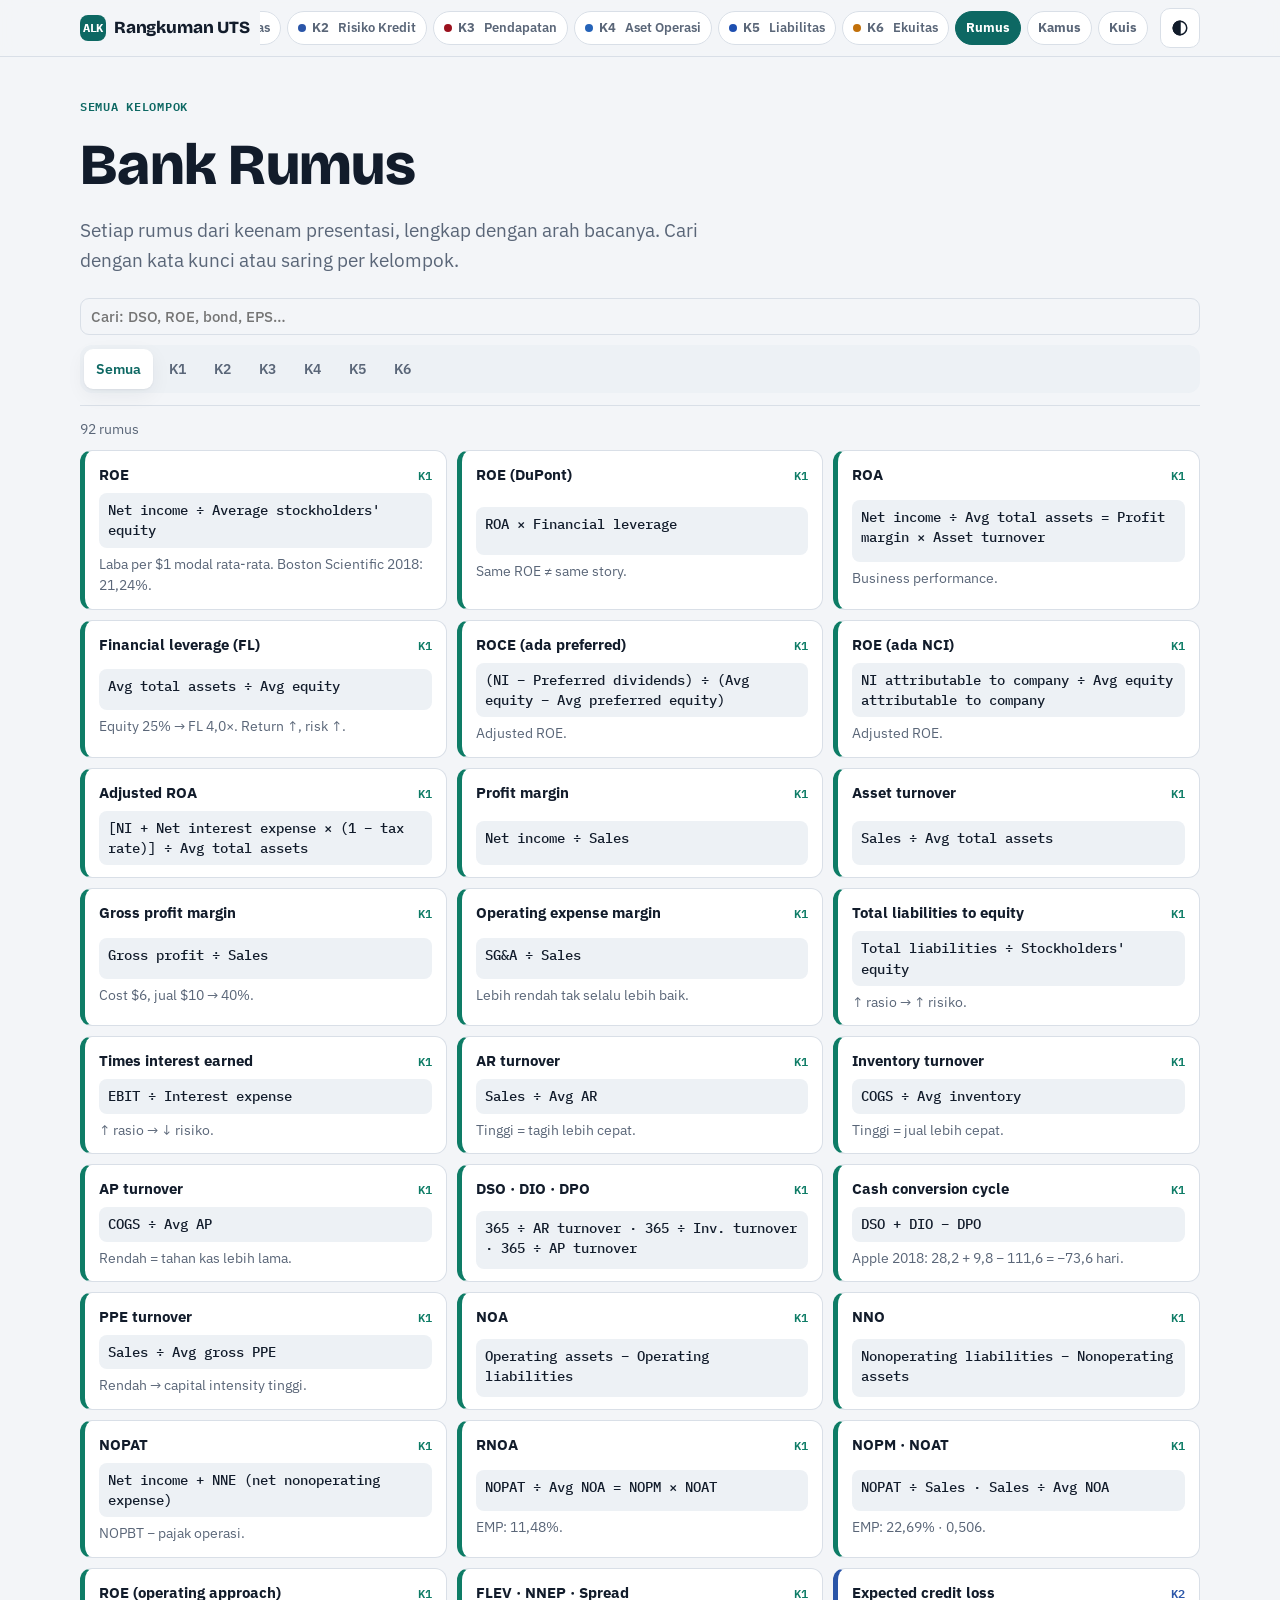
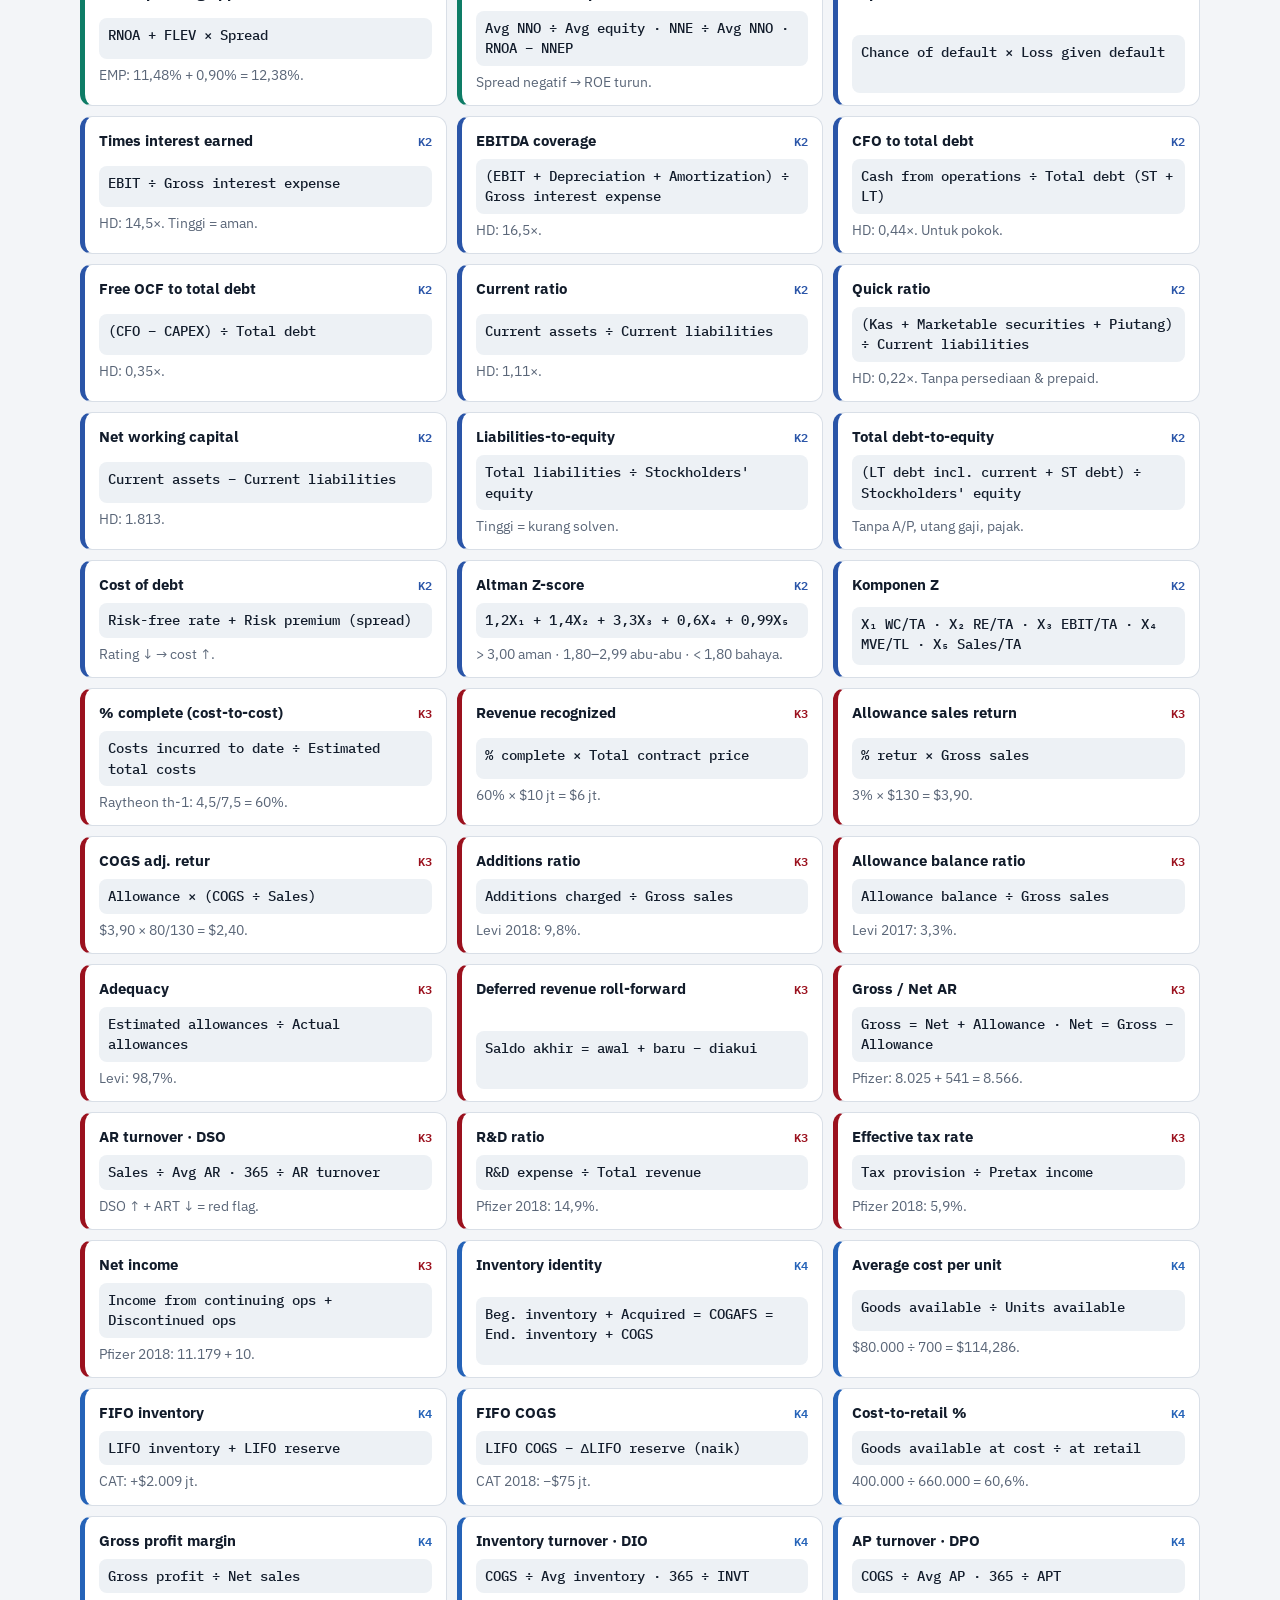
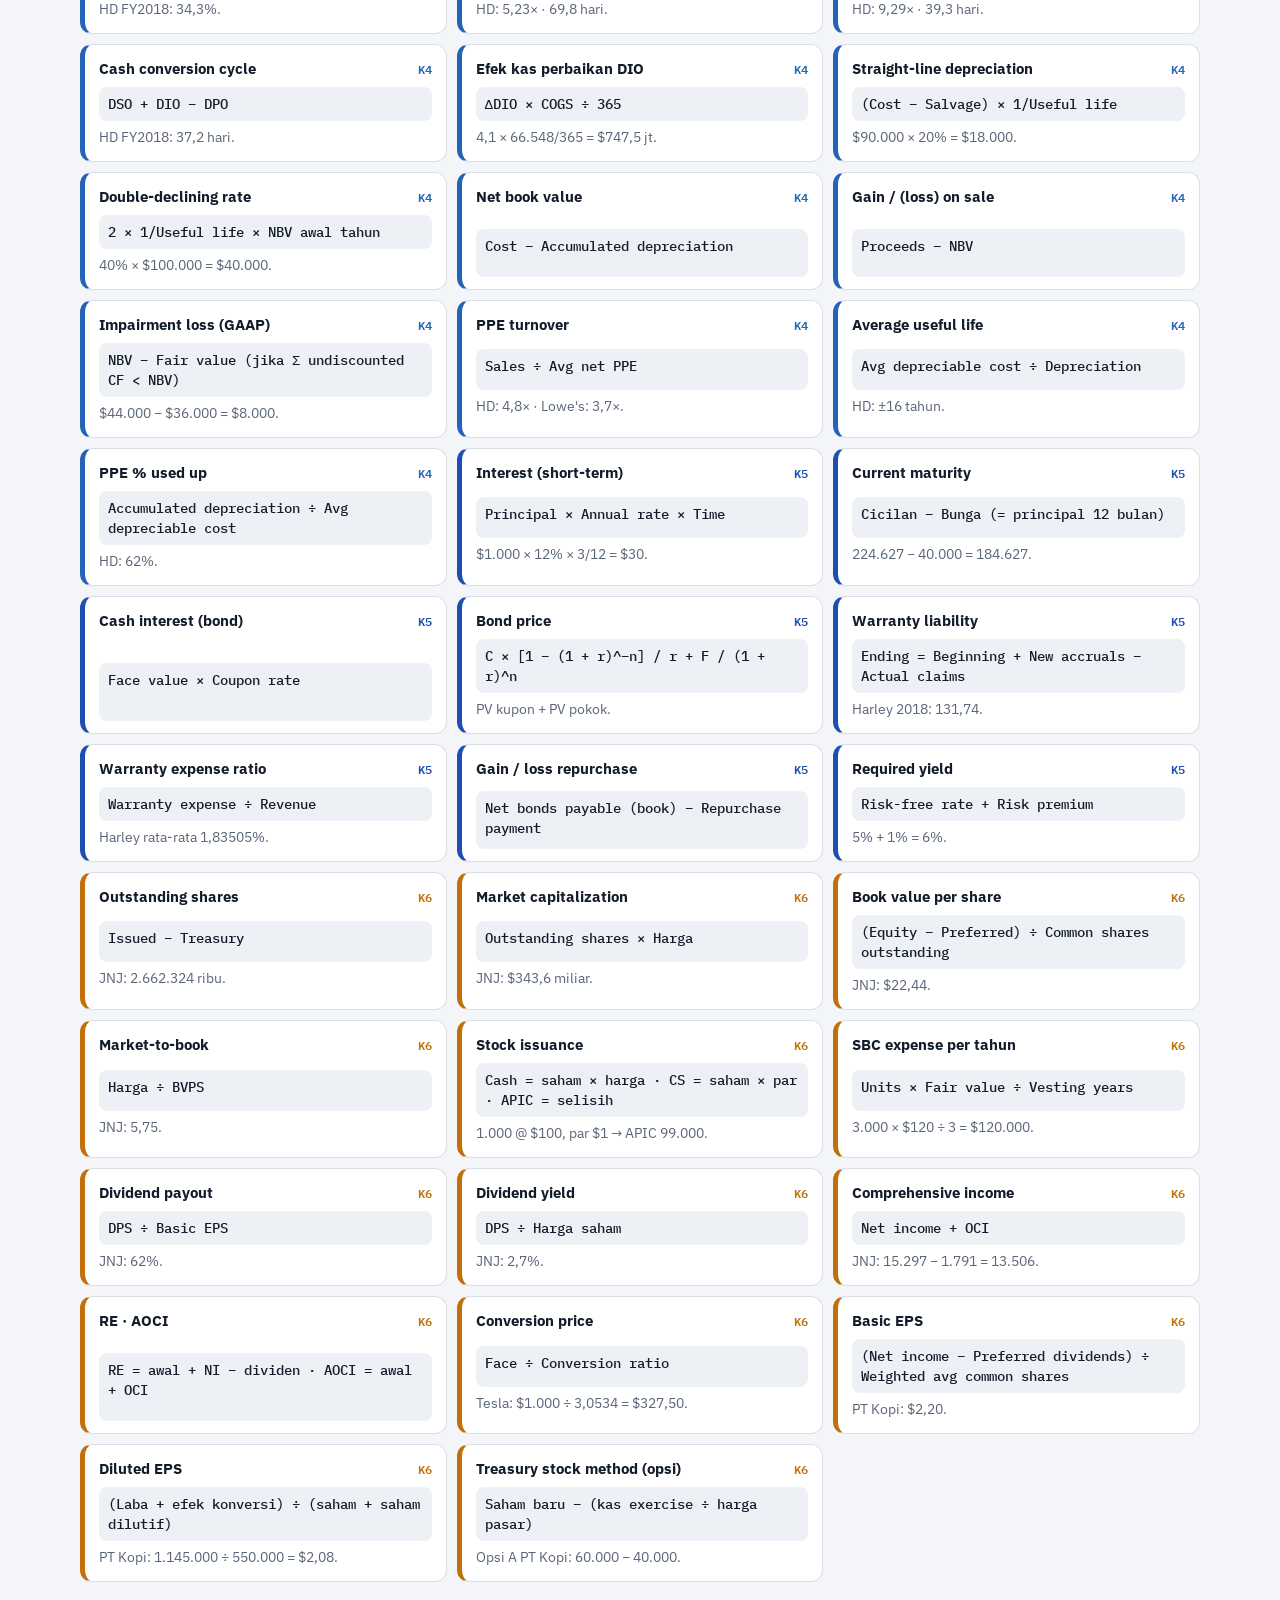
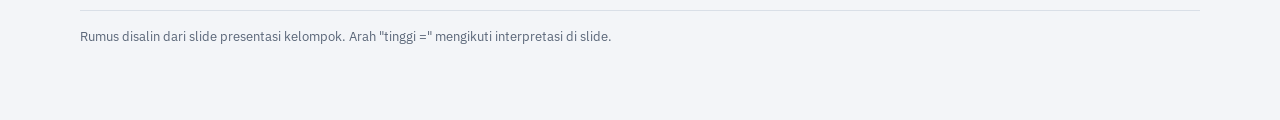
<file: rumus.html>
<!doctype html>
<html lang="id">
<head>
<meta charset="utf-8">
<link rel="icon" href="assets/icon.svg" type="image/svg+xml">
<meta name="viewport" content="width=device-width, initial-scale=1, viewport-fit=cover">
<title>Bank Rumus · ALK</title>
<meta name="description" content="Semua rumus dari 6 presentasi ALK dalam satu halaman yang bisa dicari.">
<link rel="preconnect" href="https://fonts.googleapis.com"><link rel="preconnect" href="https://fonts.gstatic.com" crossorigin>
<link rel="stylesheet" href="https://fonts.googleapis.com/css2?family=Bricolage+Grotesque:opsz,wght@12..96,800&family=IBM+Plex+Mono:wght@500;600;700&family=IBM+Plex+Sans:wght@400;500;600;700&display=swap">
<link rel="stylesheet" href="assets/style.css?v=7">
<style>
  .tools{position:sticky;top:calc(env(safe-area-inset-top,0px) + 57px);z-index:10;background:var(--bg);padding-block:12px;display:grid;gap:10px;border-bottom:1px solid var(--line);transition:top .28s ease}
  body.hdr-hide .tools{top:env(safe-area-inset-top,0px)}
  @media (max-width:640px){.tools{position:static;border-bottom:0}}
  .fl{display:grid;gap:10px;grid-template-columns:repeat(auto-fill,minmax(min(100%,330px),1fr))}
  .f{background:var(--surface);border:1px solid var(--line);border-left:5px solid var(--c,var(--k));border-radius:12px;padding:12px 14px;display:grid;gap:6px;min-width:0}
  .f .h{display:flex;justify-content:space-between;gap:8px;align-items:baseline}
  .f .h b{font-size:15px}
  .f .h span{font:600 11.5px var(--f-mono);color:var(--c,var(--k));white-space:nowrap}
  .f code{font:500 13.5px/1.5 var(--f-mono);background:var(--surface-2);border-radius:8px;padding:7px 9px;display:block;overflow-wrap:anywhere}
  .f p{font-size:13.5px;color:var(--muted)}
  .empty{padding:30px;text-align:center;color:var(--muted)}
</style>
</head>
<body data-page="rumus">
<header class="site"></header>
<main class="wrap">
  <section class="hero" style="padding-bottom:10px">
    <span class="lo">Semua kelompok</span>
    <h1>Bank Rumus</h1>
    <p class="hero-sub">Setiap rumus dari keenam presentasi, lengkap dengan arah bacanya. Cari dengan kata kunci atau saring per kelompok.</p>
  </section>
  <div class="tools">
    <label class="sr" for="q">Cari rumus</label>
    <input type="search" id="q" placeholder="Cari: DSO, ROE, bond, EPS…" autocomplete="off">
    <div class="seg" id="fk"><button data-v="all" aria-pressed="true">Semua</button><button data-v="k1">K1</button><button data-v="k2">K2</button><button data-v="k3">K3</button><button data-v="k4">K4</button><button data-v="k5">K5</button><button data-v="k6">K6</button></div>
  </div>
  <p class="small muted" id="cnt" style="margin-top:12px"></p>
  <div class="fl" id="list" style="margin-top:10px"></div>
  <footer class="foot">Rumus disalin dari slide presentasi kelompok. Arah "tinggi =" mengikuti interpretasi di slide.</footer>
</main>
<script src="assets/glossary.js?v=7"></script>
<script src="assets/app.js?v=7"></script>
<script>
(function(){
  var A=window.ALK,$=A.$;
  var F=[
    ['k1','ROE','Net income ÷ Average stockholders\' equity','Laba per $1 modal rata-rata. Boston Scientific 2018: 21,24%.'],
    ['k1','ROE (DuPont)','ROA × Financial leverage','Same ROE ≠ same story.'],
    ['k1','ROA','Net income ÷ Avg total assets = Profit margin × Asset turnover','Business performance.'],
    ['k1','Financial leverage (FL)','Avg total assets ÷ Avg equity','Equity 25% → FL 4,0×. Return ↑, risk ↑.'],
    ['k1','ROCE (ada preferred)','(NI − Preferred dividends) ÷ (Avg equity − Avg preferred equity)','Adjusted ROE.'],
    ['k1','ROE (ada NCI)','NI attributable to company ÷ Avg equity attributable to company','Adjusted ROE.'],
    ['k1','Adjusted ROA','[NI + Net interest expense × (1 − tax rate)] ÷ Avg total assets',''],
    ['k1','Profit margin','Net income ÷ Sales',''],
    ['k1','Asset turnover','Sales ÷ Avg total assets',''],
    ['k1','Gross profit margin','Gross profit ÷ Sales','Cost $6, jual $10 → 40%.'],
    ['k1','Operating expense margin','SG&A ÷ Sales','Lebih rendah tak selalu lebih baik.'],
    ['k1','Total liabilities to equity','Total liabilities ÷ Stockholders\' equity','↑ rasio → ↑ risiko.'],
    ['k1','Times interest earned','EBIT ÷ Interest expense','↑ rasio → ↓ risiko.'],
    ['k1','AR turnover','Sales ÷ Avg AR','Tinggi = tagih lebih cepat.'],
    ['k1','Inventory turnover','COGS ÷ Avg inventory','Tinggi = jual lebih cepat.'],
    ['k1','AP turnover','COGS ÷ Avg AP','Rendah = tahan kas lebih lama.'],
    ['k1','DSO · DIO · DPO','365 ÷ AR turnover · 365 ÷ Inv. turnover · 365 ÷ AP turnover',''],
    ['k1','Cash conversion cycle','DSO + DIO − DPO','Apple 2018: 28,2 + 9,8 − 111,6 = −73,6 hari.'],
    ['k1','PPE turnover','Sales ÷ Avg gross PPE','Rendah → capital intensity tinggi.'],
    ['k1','NOA','Operating assets − Operating liabilities',''],
    ['k1','NNO','Nonoperating liabilities − Nonoperating assets',''],
    ['k1','NOPAT','Net income + NNE (net nonoperating expense)','NOPBT − pajak operasi.'],
    ['k1','RNOA','NOPAT ÷ Avg NOA = NOPM × NOAT','EMP: 11,48%.'],
    ['k1','NOPM · NOAT','NOPAT ÷ Sales · Sales ÷ Avg NOA','EMP: 22,69% · 0,506.'],
    ['k1','ROE (operating approach)','RNOA + FLEV × Spread','EMP: 11,48% + 0,90% = 12,38%.'],
    ['k1','FLEV · NNEP · Spread','Avg NNO ÷ Avg equity · NNE ÷ Avg NNO · RNOA − NNEP','Spread negatif → ROE turun.'],
    ['k2','Expected credit loss','Chance of default × Loss given default',''],
    ['k2','Times interest earned','EBIT ÷ Gross interest expense','HD: 14,5×. Tinggi = aman.'],
    ['k2','EBITDA coverage','(EBIT + Depreciation + Amortization) ÷ Gross interest expense','HD: 16,5×.'],
    ['k2','CFO to total debt','Cash from operations ÷ Total debt (ST + LT)','HD: 0,44×. Untuk pokok.'],
    ['k2','Free OCF to total debt','(CFO − CAPEX) ÷ Total debt','HD: 0,35×.'],
    ['k2','Current ratio','Current assets ÷ Current liabilities','HD: 1,11×.'],
    ['k2','Quick ratio','(Kas + Marketable securities + Piutang) ÷ Current liabilities','HD: 0,22×. Tanpa persediaan & prepaid.'],
    ['k2','Net working capital','Current assets − Current liabilities','HD: 1.813.'],
    ['k2','Liabilities-to-equity','Total liabilities ÷ Stockholders\' equity','Tinggi = kurang solven.'],
    ['k2','Total debt-to-equity','(LT debt incl. current + ST debt) ÷ Stockholders\' equity','Tanpa A/P, utang gaji, pajak.'],
    ['k2','Cost of debt','Risk-free rate + Risk premium (spread)','Rating ↓ → cost ↑.'],
    ['k2','Altman Z-score','1,2X₁ + 1,4X₂ + 3,3X₃ + 0,6X₄ + 0,99X₅','> 3,00 aman · 1,80–2,99 abu-abu · < 1,80 bahaya.'],
    ['k2','Komponen Z','X₁ WC/TA · X₂ RE/TA · X₃ EBIT/TA · X₄ MVE/TL · X₅ Sales/TA',''],
    ['k3','% complete (cost-to-cost)','Costs incurred to date ÷ Estimated total costs','Raytheon th-1: 4,5/7,5 = 60%.'],
    ['k3','Revenue recognized','% complete × Total contract price','60% × $10 jt = $6 jt.'],
    ['k3','Allowance sales return','% retur × Gross sales','3% × $130 = $3,90.'],
    ['k3','COGS adj. retur','Allowance × (COGS ÷ Sales)','$3,90 × 80/130 = $2,40.'],
    ['k3','Additions ratio','Additions charged ÷ Gross sales','Levi 2018: 9,8%.'],
    ['k3','Allowance balance ratio','Allowance balance ÷ Gross sales','Levi 2017: 3,3%.'],
    ['k3','Adequacy','Estimated allowances ÷ Actual allowances','Levi: 98,7%.'],
    ['k3','Deferred revenue roll-forward','Saldo akhir = awal + baru − diakui',''],
    ['k3','Gross / Net AR','Gross = Net + Allowance · Net = Gross − Allowance','Pfizer: 8.025 + 541 = 8.566.'],
    ['k3','AR turnover · DSO','Sales ÷ Avg AR · 365 ÷ AR turnover','DSO ↑ + ART ↓ = red flag.'],
    ['k3','R&D ratio','R&D expense ÷ Total revenue','Pfizer 2018: 14,9%.'],
    ['k3','Effective tax rate','Tax provision ÷ Pretax income','Pfizer 2018: 5,9%.'],
    ['k3','Net income','Income from continuing ops + Discontinued ops','Pfizer 2018: 11.179 + 10.'],
    ['k4','Inventory identity','Beg. inventory + Acquired = COGAFS = End. inventory + COGS',''],
    ['k4','Average cost per unit','Goods available ÷ Units available','$80.000 ÷ 700 = $114,286.'],
    ['k4','FIFO inventory','LIFO inventory + LIFO reserve','CAT: +$2.009 jt.'],
    ['k4','FIFO COGS','LIFO COGS − ΔLIFO reserve (naik)','CAT 2018: −$75 jt.'],
    ['k4','Cost-to-retail %','Goods available at cost ÷ at retail','400.000 ÷ 660.000 = 60,6%.'],
    ['k4','Gross profit margin','Gross profit ÷ Net sales','HD FY2018: 34,3%.'],
    ['k4','Inventory turnover · DIO','COGS ÷ Avg inventory · 365 ÷ INVT','HD: 5,23× · 69,8 hari.'],
    ['k4','AP turnover · DPO','COGS ÷ Avg AP · 365 ÷ APT','HD: 9,29× · 39,3 hari.'],
    ['k4','Cash conversion cycle','DSO + DIO − DPO','HD FY2018: 37,2 hari.'],
    ['k4','Efek kas perbaikan DIO','ΔDIO × COGS ÷ 365','4,1 × 66.548/365 = $747,5 jt.'],
    ['k4','Straight-line depreciation','(Cost − Salvage) × 1/Useful life','$90.000 × 20% = $18.000.'],
    ['k4','Double-declining rate','2 × 1/Useful life × NBV awal tahun','40% × $100.000 = $40.000.'],
    ['k4','Net book value','Cost − Accumulated depreciation',''],
    ['k4','Gain / (loss) on sale','Proceeds − NBV',''],
    ['k4','Impairment loss (GAAP)','NBV − Fair value (jika Σ undiscounted CF < NBV)','$44.000 − $36.000 = $8.000.'],
    ['k4','PPE turnover','Sales ÷ Avg net PPE','HD: 4,8× · Lowe\'s: 3,7×.'],
    ['k4','Average useful life','Avg depreciable cost ÷ Depreciation','HD: ±16 tahun.'],
    ['k4','PPE % used up','Accumulated depreciation ÷ Avg depreciable cost','HD: 62%.'],
    ['k5','Interest (short-term)','Principal × Annual rate × Time','$1.000 × 12% × 3/12 = $30.'],
    ['k5','Current maturity','Cicilan − Bunga (= principal 12 bulan)','224.627 − 40.000 = 184.627.'],
    ['k5','Cash interest (bond)','Face value × Coupon rate',''],
    ['k5','Bond price','C × [1 − (1 + r)^−n] / r + F / (1 + r)^n','PV kupon + PV pokok.'],
    ['k5','Warranty liability','Ending = Beginning + New accruals − Actual claims','Harley 2018: 131,74.'],
    ['k5','Warranty expense ratio','Warranty expense ÷ Revenue','Harley rata-rata 1,83505%.'],
    ['k5','Gain / loss repurchase','Net bonds payable (book) − Repurchase payment',''],
    ['k5','Required yield','Risk-free rate + Risk premium','5% + 1% = 6%.'],
    ['k6','Outstanding shares','Issued − Treasury','JNJ: 2.662.324 ribu.'],
    ['k6','Market capitalization','Outstanding shares × Harga','JNJ: $343,6 miliar.'],
    ['k6','Book value per share','(Equity − Preferred) ÷ Common shares outstanding','JNJ: $22,44.'],
    ['k6','Market-to-book','Harga ÷ BVPS','JNJ: 5,75.'],
    ['k6','Stock issuance','Cash = saham × harga · CS = saham × par · APIC = selisih','1.000 @ $100, par $1 → APIC 99.000.'],
    ['k6','SBC expense per tahun','Units × Fair value ÷ Vesting years','3.000 × $120 ÷ 3 = $120.000.'],
    ['k6','Dividend payout','DPS ÷ Basic EPS','JNJ: 62%.'],
    ['k6','Dividend yield','DPS ÷ Harga saham','JNJ: 2,7%.'],
    ['k6','Comprehensive income','Net income + OCI','JNJ: 15.297 − 1.791 = 13.506.'],
    ['k6','RE · AOCI','RE = awal + NI − dividen · AOCI = awal + OCI',''],
    ['k6','Conversion price','Face ÷ Conversion ratio','Tesla: $1.000 ÷ 3,0534 = $327,50.'],
    ['k6','Basic EPS','(Net income − Preferred dividends) ÷ Weighted avg common shares','PT Kopi: $2,20.'],
    ['k6','Diluted EPS','(Laba + efek konversi) ÷ (saham + saham dilutif)','PT Kopi: 1.145.000 ÷ 550.000 = $2,08.'],
    ['k6','Treasury stock method (opsi)','Saham baru − (kas exercise ÷ harga pasar)','Opsi A PT Kopi: 60.000 − 40.000.']
  ];
  var col={k1:'var(--c1)',k2:'var(--c2)',k3:'var(--c3)',k4:'var(--c4)',k5:'var(--c5)',k6:'var(--c6)'},filt='all';
  function esc(s){return s.replace(/[&<>]/g,function(c){return {'&':'&amp;','<':'&lt;','>':'&gt;'}[c]});}
  function draw(){var q=$('#q').value.trim().toLowerCase(),out=F.filter(function(f){return (filt==='all'||f[0]===filt)&&(!q||(f[1]+' '+f[2]+' '+f[3]).toLowerCase().indexOf(q)>-1);});
    $('#cnt').textContent=out.length+' rumus';
    $('#list').innerHTML=out.length?out.map(function(f){return '<div class="f" style="--c:'+col[f[0]]+'"><div class="h"><b>'+esc(f[1])+'</b><span>'+f[0].toUpperCase()+'</span></div><code>'+esc(f[2])+'</code>'+(f[3]?'<p>'+esc(f[3])+'</p>':'')+'</div>';}).join(''):'<div class="empty">Tidak ada rumus yang cocok. Coba kata kunci lain.</div>';}
  $('#q').addEventListener('input',draw);
  A.seg($('#fk'),function(v){filt=v;draw();});
})();
</script>
</body>
</html>
</file>
<file: assets/style.css>
/* =========================================================
   ALK · Rangkuman UTS — shared stylesheet
   Layout: satu kolom (maks 1120px), header situs lengket + TOC chip,
   tiap halaman materi memakai "skin" yang meniru presentasi kelompoknya.
   ========================================================= */

/* ---------- Base tokens (hub pages: index, rumus, kuis) ---------- */
:root{
  --bg:#F3F5F8; --surface:#FFFFFF; --surface-2:#EDF1F5; --ink:#121C2B; --muted:#5A6678; --line:#D9DFE7;
  --k:#0D6863; --k2:#1F3A5F; --k-soft:#E0F0EE; --k-ink:#FFFFFF; --hl:#F2B632; --hl-soft:#FBF1DE; --hl-ink:#7A4E07;
  --good:#26774A; --good-soft:#E2F2E8; --mid:#9A600B; --mid-soft:#FCEFD4; --bad:#B2342B; --bad-soft:#FBE5E2;
  --c1:#0E7C66; --c2:#2A55A8; --c3:#9B111E; --c4:#2563B8; --c5:#1E4FB0; --c6:#C2700A; --on-c:#FFFFFF;
  --f-display:"Bricolage Grotesque","Segoe UI",system-ui,sans-serif;
  --f-body:"IBM Plex Sans","Segoe UI",system-ui,sans-serif;
  --f-mono:"IBM Plex Mono",ui-monospace,Consolas,monospace;
  --r:14px; --r-sm:9px; --shadow:0 1px 2px rgba(18,28,43,.05),0 6px 20px rgba(18,28,43,.06);
  --h-weight:800; --h-style:normal; --h-transform:none; --h-spacing:-.01em;
}
@media (prefers-color-scheme: dark){
  :root:not([data-theme="light"]){
    --bg:#0D141E; --surface:#151F2D; --surface-2:#1B2738; --ink:#E6ECF4; --muted:#9AA8BB; --line:#2A3749;
    --k:#56C3B9; --k2:#9DB8E8; --k-soft:#11302E; --k-ink:#071311; --hl:#E8B661; --hl-soft:#2D2414; --hl-ink:#F2CD8A;
    --good:#74C992; --good-soft:#13291C; --mid:#EDB45C; --mid-soft:#2E2313; --bad:#F2857A; --bad-soft:#351A17;
    --c1:#4FC7AE; --c2:#86A9F2; --c3:#F2828A; --c4:#7FA9F0; --c5:#8EA9F5; --c6:#F4B45A; --on-c:#0D141E;
    --shadow:0 1px 2px rgba(0,0,0,.3),0 8px 24px rgba(0,0,0,.25);
    color-scheme:dark;
  }
}
:root[data-theme="dark"]{
  --bg:#0D141E; --surface:#151F2D; --surface-2:#1B2738; --ink:#E6ECF4; --muted:#9AA8BB; --line:#2A3749;
  --k:#56C3B9; --k2:#9DB8E8; --k-soft:#11302E; --k-ink:#071311; --hl:#E8B661; --hl-soft:#2D2414; --hl-ink:#F2CD8A;
  --good:#74C992; --good-soft:#13291C; --mid:#EDB45C; --mid-soft:#2E2313; --bad:#F2857A; --bad-soft:#351A17;
  --c1:#4FC7AE; --c2:#86A9F2; --c3:#F2828A; --c4:#7FA9F0; --c5:#8EA9F5; --c6:#F4B45A; --on-c:#0D141E;
  --shadow:0 1px 2px rgba(0,0,0,.3),0 8px 24px rgba(0,0,0,.25);
  color-scheme:dark;
}

/* ---------- Reset & base ---------- */
*,*::before,*::after{box-sizing:border-box}
html{scroll-behavior:smooth;scroll-padding-top:120px;-webkit-text-size-adjust:100%}
@media (prefers-reduced-motion:reduce){html{scroll-behavior:auto}*{animation-duration:.01ms!important;transition-duration:.01ms!important}}
body{margin:0;background:var(--bg);color:var(--ink);font-family:var(--f-body);font-size:16px;line-height:1.6;padding-inline:16px;padding-block:0 72px;overflow-x:hidden}
img,svg{max-width:100%}
h1,h2,h3,h4{font-family:var(--f-display);line-height:1.15;margin:0;text-wrap:balance;overflow-wrap:break-word;font-weight:var(--h-weight);font-style:var(--h-style);text-transform:var(--h-transform);letter-spacing:var(--h-spacing)}
h1{font-size:clamp(32px,6vw,58px)}
h2{font-size:clamp(23px,3.6vw,34px)}
h3{font-size:clamp(18px,2.4vw,21px);letter-spacing:0;text-transform:none}
h4{font-size:16.5px;letter-spacing:0;text-transform:none;font-style:normal}
p{margin:0}
ul,ol{margin:0;padding-left:1.2em}
li+li{margin-top:4px}
b,strong{font-weight:700}
a{color:var(--k)}
a:focus-visible,button:focus-visible,summary:focus-visible,input:focus-visible{outline:2px solid var(--k);outline-offset:2px}
.mono,.num{font-family:var(--f-mono);font-variant-numeric:tabular-nums}
.muted{color:var(--muted)}
.small{font-size:14px}
.k{color:var(--k)} .good{color:var(--good)} .bad{color:var(--bad)} .mid{color:var(--mid)}
.wrap{max-width:1120px;margin:0 auto}
.sr{position:absolute;width:1px;height:1px;overflow:hidden;clip:rect(0 0 0 0)}

/* ---------- Site header ---------- */
header.site{position:sticky;top:env(safe-area-inset-top,0px);z-index:20;margin-inline:-16px;padding:8px 16px;background:color-mix(in srgb,var(--bg) 88%,transparent);backdrop-filter:blur(10px);-webkit-backdrop-filter:blur(10px);border-bottom:1px solid var(--line)}
header.site .row{max-width:1120px;margin:0 auto;display:flex;align-items:center;gap:10px}
.brand{flex:none;display:flex;align-items:center;gap:8px;text-decoration:none;color:var(--ink);font-family:"Bricolage Grotesque",var(--f-display);font-weight:800;font-size:17px;font-style:normal;letter-spacing:-.01em}
.brand .dot{width:26px;height:26px;border-radius:8px;display:grid;place-items:center;background:var(--k);color:var(--k-ink);font-size:12px;font-family:var(--f-mono)}
nav.chapters{flex:1;min-width:0;display:flex;gap:6px;overflow-x:auto;scrollbar-width:none;padding:2px}
nav.chapters::-webkit-scrollbar{display:none}
nav.chapters a{flex:none;text-decoration:none;color:var(--muted);font-family:"IBM Plex Sans",var(--f-body);font-size:13px;font-weight:600;padding:5px 10px;border-radius:999px;border:1px solid var(--line);background:var(--surface);white-space:nowrap;display:flex;align-items:center;gap:6px}
nav.chapters a i{width:8px;height:8px;border-radius:50%;display:inline-block}
nav.chapters a:hover{color:var(--ink);border-color:var(--muted)}
nav.chapters a[aria-current="page"]{color:var(--k-ink);background:var(--k);border-color:var(--k)}
.icon-btn{flex:none;width:36px;height:36px;border-radius:10px;border:1px solid var(--line);background:var(--surface);color:var(--ink);display:grid;place-items:center;cursor:pointer}
.icon-btn svg{width:18px;height:18px}

/* ---------- Page TOC ---------- */
nav.toc{position:sticky;top:calc(env(safe-area-inset-top,0px) + 53px);z-index:15;margin-inline:-16px;padding:8px 16px;background:color-mix(in srgb,var(--bg) 92%,transparent);backdrop-filter:blur(8px);-webkit-backdrop-filter:blur(8px);border-bottom:1px solid var(--line)}
nav.toc .row{max-width:1120px;margin:0 auto;display:flex;gap:6px;overflow-x:auto;scrollbar-width:none}
nav.toc .row::-webkit-scrollbar{display:none}
nav.toc a{flex:none;text-decoration:none;font-size:13px;color:var(--muted);padding:4px 10px;border-radius:999px;white-space:nowrap;border:1px solid transparent}
nav.toc a:hover{color:var(--ink)}
nav.toc a.on{color:var(--k);border-color:var(--k);background:var(--k-soft)}
nav.toc a.ok::after{content:" ✓";color:var(--good)}

/* ---------- Hero ---------- */
.hero{position:relative;padding-block:40px 26px;display:grid;grid-template-columns:minmax(0,1fr);gap:16px}
.hero-tag{display:flex;flex-wrap:wrap;gap:8px;align-items:center}
.hero-sub{font-size:clamp(16px,2.2vw,19px);color:var(--muted);max-width:62ch}
.hero-meta{display:flex;flex-wrap:wrap;gap:6px 16px;font-size:14px;color:var(--muted)}
.hero-meta span{display:inline-flex;gap:6px;align-items:center}
.stats{display:grid;grid-template-columns:repeat(4,minmax(0,1fr));gap:10px}
@media (max-width:720px){.stats{grid-template-columns:repeat(2,minmax(0,1fr))}}
.stat{background:var(--surface);border:1px solid var(--line);border-radius:var(--r);padding:12px 14px}
.stat .v{display:block;font-family:var(--f-mono);font-weight:600;font-size:22px;color:var(--k)}
.stat .l{display:block;font-size:13px;color:var(--muted);line-height:1.35}

/* ---------- Sections ---------- */
section.sec{padding-block:44px 6px;display:grid;grid-template-columns:minmax(0,1fr);gap:18px;border-top:1px solid var(--line);margin-top:26px}
.sec-head{display:grid;grid-template-columns:minmax(0,1fr) auto;gap:8px 14px;align-items:start}
.sec-head .t{display:grid;gap:8px;min-width:0}
.sec-lead{color:var(--muted);max-width:70ch;font-size:16.5px}
.lo{display:inline-flex;flex-wrap:wrap;align-items:center;gap:6px;width:fit-content;max-width:100%;font-family:var(--f-mono);font-size:12px;font-weight:600;letter-spacing:.06em;text-transform:uppercase;color:var(--k);font-style:normal}
button.done{font:600 13px/1 var(--f-body);display:inline-flex;align-items:center;gap:6px;padding:8px 12px;border-radius:999px;border:1px solid var(--line);background:var(--surface);color:var(--muted);cursor:pointer;white-space:nowrap}
button.done::before{content:"";width:14px;height:14px;border-radius:50%;border:2px solid currentColor}
button.done[aria-pressed="true"]{color:var(--good);border-color:var(--good);background:var(--good-soft)}
button.done[aria-pressed="true"]::before{background:currentColor;box-shadow:inset 0 0 0 2px var(--good-soft)}
.sub{display:grid;grid-template-columns:minmax(0,1fr);gap:12px}
.sub>h3{display:flex;gap:10px;align-items:baseline}

/* ---------- Grid & cards ---------- */
.grid{display:grid;gap:12px;grid-template-columns:repeat(auto-fit,minmax(min(100%,var(--min,240px)),1fr))}
.grid>*{min-width:0}
.card{background:var(--surface);border:1px solid var(--line);border-radius:var(--r);padding:16px 18px;display:flex;flex-direction:column;gap:8px;min-width:0}
.card>.card-h{margin:-16px -18px 4px;padding:10px 18px;border-radius:var(--r) var(--r) 0 0;background:var(--k);color:var(--k-ink);font-family:var(--f-display);font-weight:700;font-size:15.5px;font-style:normal;text-transform:none;letter-spacing:0}
.card.soft{background:var(--k-soft);border-color:transparent}
.card.t-good{background:var(--good-soft);border-color:transparent}
.card.t-bad{background:var(--bad-soft);border-color:transparent}
.card.t-mid{background:var(--mid-soft);border-color:transparent}
.card.t-hl{background:var(--hl-soft);border-color:transparent}
.card .big{font-family:var(--f-mono);font-weight:600;font-size:clamp(22px,3vw,28px);color:var(--k);line-height:1.1}
.card ul{font-size:15px}

/* Callouts — always block, label on its own line */
.callout{display:block;background:var(--hl-soft);color:var(--ink);border-radius:var(--r-sm);padding:12px 16px;font-size:15.5px}
.callout>.lbl{display:block;font-family:var(--f-mono);font-size:11.5px;letter-spacing:.08em;text-transform:uppercase;color:var(--hl-ink);font-weight:600;margin-bottom:3px}
.callout.k{background:var(--k-soft)} .callout.k>.lbl{color:var(--k)}
.callout.good{background:var(--good-soft)} .callout.good>.lbl{color:var(--good)}
.callout.bad{background:var(--bad-soft)} .callout.bad>.lbl{color:var(--bad)}
.callout.ink{background:var(--k2);color:#fff} .callout.ink>.lbl{color:rgba(255,255,255,.75)}
.callout p+p,.callout p+ul,.callout ul+p{margin-top:6px}
.def{font-size:17px;max-width:72ch}
.def b{color:var(--k)}

/* Pills */
.pill{display:inline-block;max-width:100%;font:600 12px/1.3 var(--f-mono);padding:3px 8px;border-radius:6px;white-space:normal;vertical-align:1px;background:var(--surface-2);color:var(--ink)}
.pill.good{background:var(--good-soft);color:var(--good)}
.pill.mid{background:var(--mid-soft);color:var(--mid)}
.pill.bad{background:var(--bad-soft);color:var(--bad)}
.pill.k{background:var(--k-soft);color:var(--k)}

/* Formula */
.formula{display:flex;flex-wrap:wrap;align-items:center;justify-content:center;gap:8px 10px;font-family:var(--f-mono);font-size:clamp(13.5px,1.8vw,15.5px);background:var(--k-soft);border-radius:var(--r-sm);padding:14px 16px;text-align:center}
.formula.l{justify-content:flex-start;text-align:left}
.formula .n{font-weight:700;color:var(--k)}
.formula .op{color:var(--muted)}
.frac{display:inline-flex;flex-direction:column;align-items:center;line-height:1.3;vertical-align:middle}
.frac>span:first-child{border-bottom:1.5px solid currentColor;padding:0 6px 3px}
.frac>span:last-child{padding:3px 6px 0}

/* Tables */
.tbl{overflow-x:auto;border:1px solid var(--line);border-radius:var(--r);background:var(--surface);-webkit-overflow-scrolling:touch}
.tbl table{border-collapse:collapse;width:100%;font-size:14.5px;min-width:520px}
.tbl.fit table{min-width:0}
.tbl th,.tbl td{text-align:left;padding:9px 12px;border-bottom:1px solid var(--line);vertical-align:top}
.tbl th{font-size:12.5px;font-weight:700;color:var(--k-ink);background:var(--k);letter-spacing:.02em}
.tbl tr:last-child td{border-bottom:none}
.tbl td.n,.tbl th.n{text-align:right;white-space:nowrap;font-family:var(--f-mono);font-variant-numeric:tabular-nums}
.tbl tr.tot td{font-weight:700;background:var(--surface-2)}
.tbl tr.hl td{background:var(--hl-soft)}

/* Flow */
.flow{display:flex;flex-wrap:wrap;align-items:center;gap:6px;font-size:14.5px}
.flow .step{background:var(--surface);border:1px solid var(--line);border-radius:10px;padding:6px 11px}
.flow .step.on{background:var(--k);color:var(--k-ink);border-color:var(--k);font-weight:600}
.flow .arr{color:var(--muted);font-family:var(--f-mono)}

/* Numbered steps (ribbons) */
.steps{display:grid;gap:10px;grid-template-columns:repeat(auto-fit,minmax(min(100%,190px),1fr));counter-reset:st}
.steps>li{list-style:none;margin:0;background:var(--surface);border:1px solid var(--line);border-radius:var(--r);padding:14px 16px 14px;display:flex;flex-direction:column;gap:6px;position:relative}
.steps>li::before{counter-increment:st;content:counter(st,decimal-leading-zero);font:800 22px/1 var(--f-display);color:var(--k)}
.steps{padding:0}

/* Compare */
.vs{display:grid;grid-template-columns:1fr auto 1fr;gap:10px;align-items:stretch}
.vs>.mid{align-self:center;font:800 14px/1 var(--f-mono);color:var(--muted)}
@media (max-width:640px){.vs{grid-template-columns:1fr}.vs>.mid{justify-self:center}}

/* Bars chart */
.bars{display:grid;gap:8px}
.bar{display:grid;grid-template-columns:minmax(90px,30%) 1fr auto;gap:10px;align-items:center;font-size:14px}
.bar .tr{display:block;height:16px;border-radius:6px;background:var(--surface-2);overflow:hidden}
.bar .fill{display:block;height:100%;width:var(--w,50%);background:var(--c,var(--k));border-radius:6px;transition:width .7s cubic-bezier(.2,.8,.2,1)}
.bar .v{font-family:var(--f-mono);font-variant-numeric:tabular-nums;font-size:13.5px;font-weight:600;min-width:64px;text-align:right}
.armed .fill{width:0}

/* Widget */
.widget{border:2px dashed color-mix(in srgb,var(--k) 45%,transparent);border-radius:var(--r);padding:16px 18px;display:grid;gap:14px;background:var(--surface)}
.w-title{display:flex;flex-wrap:wrap;align-items:center;gap:8px;font:700 15px/1.3 var(--f-body);color:var(--k)}
.w-title::before{content:"▶";font-size:11px;width:22px;height:22px;display:grid;place-items:center;border-radius:50%;background:var(--k);color:var(--k-ink)}
.w-grid{display:grid;gap:14px;grid-template-columns:repeat(auto-fit,minmax(min(100%,260px),1fr));align-items:start}
.w-grid>*{min-width:0}
.ctrl{display:grid;gap:4px}
.ctrl label{font-size:13.5px;color:var(--muted);display:flex;justify-content:space-between;gap:8px}
.ctrl label output,.ctrl label b{font-family:var(--f-mono);color:var(--ink);font-weight:600}
input[type=range]{width:100%;accent-color:var(--k);height:28px}
input[type=number],input[type=text],input[type=search],select{font:500 15px var(--f-mono);padding:8px 10px;border-radius:9px;border:1px solid var(--line);background:var(--bg);color:var(--ink);width:100%;min-width:0}
input[type=search],input[type=text]{font-family:var(--f-body)}
.out{display:grid;gap:4px;background:var(--surface-2);border-radius:var(--r-sm);padding:12px 14px}
.out .big{font:700 clamp(24px,4vw,32px)/1.1 var(--f-mono);color:var(--k)}
.out .cap{font-size:13.5px;color:var(--muted)}
.seg{display:inline-flex;flex-wrap:wrap;gap:4px;background:var(--surface-2);padding:4px;border-radius:12px}
.seg button{font:600 13.5px var(--f-body);border:0;background:transparent;color:var(--muted);padding:7px 12px;border-radius:9px;cursor:pointer}
.seg button[aria-pressed="true"]{background:var(--surface);color:var(--k);box-shadow:var(--shadow)}
.btn{font:600 14px var(--f-body);border:1px solid var(--k);background:var(--k);color:var(--k-ink);padding:9px 14px;border-radius:10px;cursor:pointer}
.btn.ghost{background:transparent;color:var(--k)}

/* Flip cards */
.flips{display:grid;gap:12px;grid-template-columns:repeat(auto-fit,minmax(min(100%,220px),1fr))}
.flip{perspective:1000px;cursor:pointer;min-height:140px;border:0;padding:0;background:none;text-align:left;font:inherit;color:inherit;display:grid}
.flip-in{position:relative;display:grid;transition:transform .55s cubic-bezier(.2,.8,.2,1);transform-style:preserve-3d}
.flip.on .flip-in{transform:rotateY(180deg)}
.flip .face{grid-area:1/1;backface-visibility:hidden;-webkit-backface-visibility:hidden;border-radius:var(--r);padding:16px;display:flex;flex-direction:column;gap:8px;border:1px solid var(--line);min-height:140px}
.flip .front{background:var(--surface)}
.flip .front h4{font-family:var(--f-display);font-size:17px}
.flip .front .hint{margin-top:auto;font-size:12.5px;color:var(--muted)}
.flip .back{display:block;background:var(--k);color:var(--k-ink);transform:rotateY(180deg);font-size:14.5px;line-height:1.55;border-color:transparent}
.flip .back b{color:inherit}

/* Tree (DuPont etc.) */
.tree{display:grid;gap:14px;justify-items:center;text-align:center}
.tree .node{background:var(--surface);border:2px solid var(--k);border-radius:12px;padding:10px 14px;font-weight:700;display:grid;gap:2px;min-width:0}
.tree .node small{font-weight:400;font-size:12.5px;color:var(--muted)}
.tree .node.root{background:var(--k);color:var(--k-ink)}
.tree .node.root small{color:inherit;opacity:.8}
.tree .lvl{display:grid;gap:12px;grid-template-columns:repeat(var(--n,2),minmax(0,1fr));width:100%;position:relative}
.tree .lvl::before{content:"";position:absolute;top:-8px;left:25%;right:25%;height:2px;background:var(--k);opacity:.5}
.tree .lvl>*{position:relative}
.tree .x{font:800 18px var(--f-mono);color:var(--muted)}

/* Quiz */
.quiz{display:grid;gap:12px}
.quiz-bar{display:flex;flex-wrap:wrap;gap:10px;align-items:center;justify-content:space-between;background:var(--surface);border:1px solid var(--line);border-radius:var(--r);padding:10px 14px;position:sticky;top:112px;z-index:5}
.quiz-bar .score{font:700 15px var(--f-mono)}
.quiz-bar .meter{flex:1;min-width:120px;height:8px;border-radius:5px;background:var(--surface-2);overflow:hidden}
.quiz-bar .meter i{display:block;height:100%;background:var(--good);width:0;transition:width .4s}
.q{background:var(--surface);border:1px solid var(--line);border-radius:var(--r);padding:16px 18px;display:grid;gap:10px}
.q .qt{font-weight:600}
.q .qt .tag{font:600 11px var(--f-mono);color:var(--muted);display:block;margin-bottom:2px;letter-spacing:.06em;text-transform:uppercase}
.q .opts{display:grid;gap:6px}
.q .opts button{text-align:left;font:500 15px var(--f-body);color:var(--ink);background:var(--bg);border:1px solid var(--line);border-radius:10px;padding:10px 12px;cursor:pointer;display:flex;gap:10px;align-items:flex-start}
.q .opts button .l{font:700 13px var(--f-mono);color:var(--muted);flex:none;width:18px}
.q .opts button:hover:not(:disabled){border-color:var(--k)}
.q .opts button.right{background:var(--good-soft);border-color:var(--good)}
.q .opts button.wrong{background:var(--bad-soft);border-color:var(--bad)}
.q .opts button:disabled{cursor:default}
.q .why{display:none;font-size:14.5px;background:var(--surface-2);border-radius:9px;padding:10px 12px}
.q.answered .why{display:block}

/* Q&A */
details.qa{background:var(--surface);border:1px solid var(--line);border-radius:var(--r)}
details.qa+details.qa{margin-top:10px}
details.qa summary{cursor:pointer;list-style:none;padding:14px 18px;display:grid;grid-template-columns:1fr auto;gap:12px;font-weight:600}
details.qa summary::-webkit-details-marker{display:none}
details.qa summary::after{content:"+";font:600 20px/1 var(--f-mono);color:var(--k)}
details.qa[open] summary::after{content:"–"}
details.qa summary .who{display:block;font-weight:500;font-size:13px;color:var(--muted)}
details.qa .ans{padding:0 18px 16px;display:grid;gap:10px;font-size:15px}

/* Pager / footer */
.pager{display:grid;grid-template-columns:1fr 1fr;gap:12px;margin-top:48px}
.pager a{display:grid;gap:2px;text-decoration:none;color:var(--ink);background:var(--surface);border:1px solid var(--line);border-radius:var(--r);padding:14px 16px}
.pager a small{color:var(--muted);font-size:12.5px}
.pager a b{font-family:var(--f-display);font-style:var(--h-style)}
.pager a:last-child{text-align:right}
.pager a:hover{border-color:var(--k)}
footer.foot{margin-top:28px;padding-top:16px;border-top:1px solid var(--line);color:var(--muted);font-size:13px}
@media (max-width:560px){.pager{grid-template-columns:1fr}.pager a:last-child{text-align:left}}

/* Reveal (only elements below the fold get armed by JS) */
.rv{transition:opacity .5s ease,transform .5s ease}
.rv.armed{opacity:.001;transform:translateY(14px)}

/* ---------- Responsive ---------- */
@media (max-width:900px){
  .sec-head{grid-template-columns:minmax(0,1fr)}
  button.done{justify-self:start}
}
@media (max-width:560px){
  body{font-size:15.5px}
  .card,.widget,.q{padding:14px}
  .card>.card-h{margin:-14px -14px 4px;padding:9px 14px}
  .bar{grid-template-columns:1fr auto;}
  .bar .lab{grid-column:1/-1}
  .tree .lvl{grid-template-columns:1fr}
  .tree .lvl::before{display:none}
  .quiz-bar{top:104px}
  .brand .txt{display:none}
}

/* =========================================================
   CHAPTER SKINS — meniru tampilan tiap presentasi
   ========================================================= */

/* ---- K1 · Profitability — hitam, mint, badge kuning FEB, serif italic ---- */
body.k1{
  --bg:#07090B; --surface:#12171B; --surface-2:#1A2126; --ink:#EEF3F1; --muted:#9BA8A4; --line:#26302F;
  --k:#7DEBC4; --k2:#F2C200; --k-soft:#10302A; --k-ink:#06110D; --hl:#F2C94C; --hl-soft:#2E2710; --hl-ink:#F6D77A;
  --good:#7DEBC4; --good-soft:#0F2C25; --mid:#F2C94C; --mid-soft:#2C2510; --bad:#FF8C8C; --bad-soft:#341617;
  --f-display:"Instrument Serif",Georgia,serif; --f-body:"Manrope","Segoe UI",system-ui,sans-serif;
  --h-weight:400; --h-style:italic; --h-spacing:-.01em;
  --glow1:#0E3B3A; --glow2:#0B2324;
  background:radial-gradient(1200px 600px at 85% -10%,var(--glow1) 0%,transparent 60%),radial-gradient(900px 500px at -10% 30%,var(--glow2) 0%,transparent 55%),var(--bg);
  background-attachment:fixed; color-scheme:dark;
}
:root[data-theme="light"] body.k1{
  --bg:#F5F8F7; --surface:#FFFFFF; --surface-2:#E8F0ED; --ink:#0B0F0E; --muted:#55625E; --line:#D3DDD9;
  --k:#0B8A66; --k-soft:#DCF5EC; --k-ink:#FFFFFF; --hl:#F2C200; --hl-soft:#FFF3C4; --hl-ink:#6B5200;
  --good:#0F7A55; --good-soft:#DCF3E9; --mid:#996800; --mid-soft:#FFF0C9; --bad:#C0392B; --bad-soft:#FDE3E0;
  --glow1:#CDEFE4; --glow2:#E6F4EF; color-scheme:light;
}
body.k1 h1{font-size:clamp(40px,8vw,82px);line-height:1}
body.k1 h2{font-size:clamp(30px,4.6vw,46px)}
body.k1 h3,body.k1 h4{font-family:var(--f-body);font-style:normal;font-weight:700}
body.k1 .lo{color:#06110D;background:#fff;box-shadow:0 0 0 1px var(--line);border-radius:999px;padding:0;overflow:hidden;font-family:var(--f-body);text-transform:none;letter-spacing:0;font-size:13px}
body.k1 .lo b{background:#000;color:#fff;padding:5px 14px;border-radius:999px;font-weight:600}
body.k1 .lo span{padding:5px 14px 5px 4px;font-style:italic;font-weight:500}
body.k1 .feb{top:0;right:0;width:54px;padding:10px 0 14px;background:#F2C200;color:#3A2C00;font:800 13px/1 "Instrument Serif",serif;letter-spacing:.06em;text-align:center;clip-path:polygon(0 0,100% 0,100% 100%,50% 88%,0 100%)}
body.k1 .card,body.k1 .stat,body.k1 .widget,body.k1 .qz,body.k1 details.qa,body.k1 .tbl{background:color-mix(in srgb,var(--surface) 88%,transparent)}
body.k1 .tbl th{background:#7DEBC4;color:#06110D}
body.k1 .formula{background:#7DEBC4;color:#06110D}
body.k1 .formula .n,body.k1 .formula .op{color:#06110D}
body.k1 .tree .node{background:var(--surface-2);border-color:var(--k)}
body.k1 .tree .node.root{background:#7DEBC4;color:#06110D}
body.k1 .callout{background:#F2C94C;color:#1D1600} body.k1 .callout>.lbl{color:#5A4300}
body.k1 .callout.k{background:var(--k-soft);color:var(--ink)} body.k1 .callout.k>.lbl{color:var(--k)}
body.k1 .callout.bad{color:var(--ink)} body.k1 .callout.good{color:var(--ink)}
body.k1 header.site,body.k1 nav.toc{background:color-mix(in srgb,var(--bg) 84%,transparent)}
body.k1 .pill.k{background:#7DEBC4;color:#06110D}
body.k1 .hero-sub{font-style:italic}

/* ---- K2 · Credit Risk — putih, navy, biru-ungu, Poppins ---- */
body.k2{
  --bg:#FFFFFF; --surface:#F4F6FC; --surface-2:#E9EDF8; --ink:#14284B; --muted:#55627A; --line:#D7DDEB;
  --k:#1F3F7A; --k2:#3D4FC4; --k-soft:#E9ECFB; --k-ink:#FFFFFF; --hl:#6D5BD0; --hl-soft:#EFEAFD; --hl-ink:#5241B5;
  --f-display:"Poppins","Segoe UI",system-ui,sans-serif; --f-body:"Poppins","Segoe UI",system-ui,sans-serif;
  --h-weight:700; --h-spacing:-.015em;
}
@media (prefers-color-scheme: dark){:root:not([data-theme="light"]) body.k2{--bg:#0B1222;--surface:#121C33;--surface-2:#1A2644;--ink:#E6ECFA;--muted:#9FAACB;--line:#27355A;--k:#8FAEFF;--k2:#A9A0F5;--k-soft:#172447;--k-ink:#0B1222;--hl:#A9A0F5;--hl-soft:#211D45;--hl-ink:#C7BFFF}}
:root[data-theme="dark"] body.k2{--bg:#0B1222;--surface:#121C33;--surface-2:#1A2644;--ink:#E6ECFA;--muted:#9FAACB;--line:#27355A;--k:#8FAEFF;--k2:#A9A0F5;--k-soft:#172447;--k-ink:#0B1222;--hl:#A9A0F5;--hl-soft:#211D45;--hl-ink:#C7BFFF}
body.k2{font-size:15.5px}
body.k2 .deck-nav{display:flex;gap:0;overflow-x:auto;border-bottom:2px solid var(--k);scrollbar-width:none}
body.k2 .deck-nav span{flex:1 0 auto;padding:6px 12px;font-size:13px;font-weight:600;color:color-mix(in srgb,var(--muted) 55%,transparent);text-align:center;white-space:nowrap}
body.k2 .deck-nav span.on{color:var(--k)}
body.k2 .card>.card-h{background:var(--k);border-radius:var(--r) var(--r) 0 0}
body.k2 .callout.ink{background:#14284B}
body.k2 .lo{background:var(--k-soft);padding:4px 10px;border-radius:999px;font-family:var(--f-body);letter-spacing:.02em}

/* ---- K3 · Revenue — marun, krem, kilau kuning ---- */
body.k3{
  --bg:#FBF3DF; --surface:#FFFCF4; --surface-2:#F4E8CB; --ink:#3D0A0F; --muted:#7A4A4E; --line:#E8D6B4;
  --k:#9B111E; --k2:#5E0B12; --k-soft:#F7DEDC; --k-ink:#FFF7E6; --hl:#FFD43B; --hl-soft:#FFF1BF; --hl-ink:#8A5A00;
  --good:#2D7A3E; --good-soft:#E3F1DF; --bad:#B21F2D; --bad-soft:#F9DCDD;
  --f-display:"Poppins","Segoe UI",system-ui,sans-serif; --f-body:"Open Sans","Segoe UI",system-ui,sans-serif;
  --h-weight:800; --h-spacing:-.02em; --r:18px;
}
@media (prefers-color-scheme: dark){:root:not([data-theme="light"]) body.k3{--bg:#1C0709;--surface:#2A0D11;--surface-2:#381318;--ink:#FBEFD8;--muted:#D2A9A2;--line:#4E1C22;--k:#FF8A8F;--k2:#FFD43B;--k-soft:#40141A;--k-ink:#1C0709;--hl:#FFD43B;--hl-soft:#3A2C0C;--hl-ink:#FFE58A;--good:#8FD39C;--good-soft:#16301B;--bad:#FF9A9F;--bad-soft:#3E1418}}
:root[data-theme="dark"] body.k3{--bg:#1C0709;--surface:#2A0D11;--surface-2:#381318;--ink:#FBEFD8;--muted:#D2A9A2;--line:#4E1C22;--k:#FF8A8F;--k2:#FFD43B;--k-soft:#40141A;--k-ink:#1C0709;--hl:#FFD43B;--hl-soft:#3A2C0C;--hl-ink:#FFE58A;--good:#8FD39C;--good-soft:#16301B;--bad:#FF9A9F;--bad-soft:#3E1418}
body.k3 .hero{background:#9B111E;color:#FFF7E6;border-radius:28px;margin-top:20px;padding:clamp(24px,5vw,56px)}
body.k3 .hero .hero-sub,body.k3 .hero .hero-meta{color:#F8D9D2}
body.k3 .hero .stat{background:#FFF7E6;border-color:transparent;color:#3D0A0F}
body.k3 .hero .stat .v{color:#9B111E} body.k3 .hero .stat .l{color:#7A4A4E}
body.k3 .lo{color:var(--k);font-family:var(--f-body);text-transform:none;letter-spacing:0;font-size:14px}
body.k3 .lo::before{content:"✣";font-size:16px}
body.k3 .hero .lo{color:#FFF7E6}
body.k3 h2 .acc{color:var(--k)} body.k3 h2{color:var(--k2)}
:root[data-theme="dark"] body.k3 h2{color:var(--ink)}
@media (prefers-color-scheme: dark){:root:not([data-theme="light"]) body.k3 h2{color:var(--ink)}}
body.k3 .spark{color:var(--hl);font-size:22px;line-height:1}
body.k3 .steps>li{border-radius:18px;padding-top:18px}
body.k3 .steps>li::before{background:var(--k);color:#FFF7E6;font-size:20px;width:max-content;padding:8px 12px 12px;clip-path:polygon(0 0,100% 0,100% 80%,50% 100%,0 80%)}
body.k3 .callout.ink{background:#3D0A0F}

/* ---- K4 · Operating Assets — putih, biru, garis merah, header hitam ---- */
body.k4{
  --bg:#FFFFFF; --surface:#F6F9FD; --surface-2:#EAF1FA; --ink:#15181E; --muted:#5B6472; --line:#DDE3EC;
  --k:#2563B8; --k2:#111418; --k-soft:#E4EEFB; --k-ink:#FFFFFF; --hl:#E23A4E; --hl-soft:#FFF5D9; --hl-ink:#8A6200;
  --good:#1F9B55; --good-soft:#E1F5EA; --bad:#E23A4E; --bad-soft:#FDE6EA;
  --f-display:"Figtree","Segoe UI",system-ui,sans-serif; --f-body:"Figtree","Segoe UI",system-ui,sans-serif;
  --h-weight:800; --h-spacing:-.01em;
}
@media (prefers-color-scheme: dark){:root:not([data-theme="light"]) body.k4{--bg:#0C1118;--surface:#131B26;--surface-2:#1A2533;--ink:#E7ECF3;--muted:#9AA6B6;--line:#273445;--k:#7FB0F5;--k2:#E7ECF3;--k-soft:#16263C;--k-ink:#0C1118;--hl:#FF7A8A;--hl-soft:#2C2512;--hl-ink:#F2CD7A;--good:#6FD39A;--good-soft:#12291D;--bad:#FF7A8A;--bad-soft:#36161C}}
:root[data-theme="dark"] body.k4{--bg:#0C1118;--surface:#131B26;--surface-2:#1A2533;--ink:#E7ECF3;--muted:#9AA6B6;--line:#273445;--k:#7FB0F5;--k2:#E7ECF3;--k-soft:#16263C;--k-ink:#0C1118;--hl:#FF7A8A;--hl-soft:#2C2512;--hl-ink:#F2CD7A;--good:#6FD39A;--good-soft:#12291D;--bad:#FF7A8A;--bad-soft:#36161C}
body.k4 .sec-head h2::after{content:"";display:block;width:min(260px,60%);height:4px;background:var(--hl);margin-top:10px;border-radius:2px}
body.k4 h2 .acc{color:var(--k)}
body.k4 .lo{background:var(--k);color:var(--k-ink);padding:5px 14px;border-radius:9px;font-family:var(--f-body)}
body.k4 .card>.card-h{background:#111418;color:#fff;border-radius:10px;margin:-8px -10px 4px;padding:9px 14px}
body.k4 .card{padding-top:16px}
body.k4 .card.c-blue{background:#E4EEFB;border-color:transparent}
body.k4 .card.c-pink{background:#FDE6EA;border-color:transparent}
body.k4 .card.c-mint{background:#E1F5EA;border-color:transparent}
body.k4 .card.c-sun{background:#FFF5D9;border-color:transparent}
:root[data-theme="dark"] body.k4 .card.c-blue,:root[data-theme="dark"] body.k4 .card.c-pink,:root[data-theme="dark"] body.k4 .card.c-mint,:root[data-theme="dark"] body.k4 .card.c-sun{background:var(--surface-2)}
@media (prefers-color-scheme: dark){:root:not([data-theme="light"]) body.k4 .card.c-blue,:root:not([data-theme="light"]) body.k4 .card.c-pink,:root:not([data-theme="light"]) body.k4 .card.c-mint,:root:not([data-theme="light"]) body.k4 .card.c-sun{background:var(--surface-2)}}
body.k4 .tbl th{background:#111418;color:#fff}
body.k4 .hero::after{content:"";position:absolute;z-index:0;pointer-events:none;right:0;top:0;width:140px;height:64px;background:#2563B8;border-radius:0 0 0 28px}
body.k4 .hero .blob{right:120px;top:40px;width:56px;height:56px;border-radius:50% 50% 50% 0;background:#1F9B55;transform:rotate(45deg)}

/* ---- K5 · Liabilities — krem, kobalt, kuning, lingkaran ---- */
body.k5{
  --bg:#F7F6F0; --surface:#FFFFFF; --surface-2:#EEF0F6; --ink:#16233F; --muted:#59627A; --line:#DCDFE8;
  --k:#1E4FB0; --k2:#16233F; --k-soft:#E3EAF9; --k-ink:#FFFFFF; --hl:#FBC02D; --hl-soft:#FFF0BF; --hl-ink:#7A5800;
  --f-display:"Archivo","Segoe UI",system-ui,sans-serif; --f-body:"Archivo","Segoe UI",system-ui,sans-serif;
  --h-weight:800; --h-spacing:-.01em;
}
@media (prefers-color-scheme: dark){:root:not([data-theme="light"]) body.k5{--bg:#0D1324;--surface:#141C33;--surface-2:#1B2643;--ink:#E8EDFA;--muted:#A0AAC6;--line:#28355A;--k:#86A6F5;--k2:#E8EDFA;--k-soft:#172650;--k-ink:#0D1324;--hl:#FBC02D;--hl-soft:#33290C;--hl-ink:#FFD866}}
:root[data-theme="dark"] body.k5{--bg:#0D1324;--surface:#141C33;--surface-2:#1B2643;--ink:#E8EDFA;--muted:#A0AAC6;--line:#28355A;--k:#86A6F5;--k2:#E8EDFA;--k-soft:#172650;--k-ink:#0D1324;--hl:#FBC02D;--hl-soft:#33290C;--hl-ink:#FFD866}
body.k5::before{content:"";position:fixed;z-index:-1;width:520px;height:520px;border-radius:50%;background:color-mix(in srgb,var(--muted) 12%,transparent);top:-200px;right:-160px}
body.k5::after{content:"";position:fixed;z-index:-1;width:320px;height:320px;border-radius:50%;background:color-mix(in srgb,var(--hl) 22%,transparent);bottom:-140px;left:-120px}
body.k5 h1{text-transform:uppercase;font-stretch:90%;font-weight:900;color:var(--k);line-height:.98}
body.k5 h2{color:var(--k)}
body.k5 .ring{width:56px;height:56px;border-radius:50%;border:7px dashed var(--hl);right:8%;top:28px;animation:spin 18s linear infinite}
@keyframes spin{to{transform:rotate(360deg)}}
body.k5 .lo{background:var(--k);color:var(--k-ink);padding:5px 14px;border-radius:999px;font-family:var(--f-body)}
body.k5 .card>.card-h{background:var(--k);text-transform:uppercase;letter-spacing:.03em;font-size:14.5px;text-align:center}
body.k5 .callout{border-radius:22px;background:var(--hl-soft)}
body.k5 .tbl th{background:var(--k)}

/* ---- K6 · Equity — putih, slate, amber miring, merah ---- */
body.k6{
  --bg:#FFFFFF; --surface:#FBF7F1; --surface-2:#F4EEE4; --ink:#1E293B; --muted:#5B6474; --line:#E7E0D4;
  --k:#E0901A; --k2:#1E293B; --k-soft:#FDF0DC; --k-ink:#1E293B; --hl:#E03140; --hl-soft:#FDE8EA; --hl-ink:#B21F2D;
  --good:#1F8F4E; --good-soft:#E1F3E8; --bad:#D22B3A; --bad-soft:#FDE6E8;
  --f-display:"Montserrat","Segoe UI",system-ui,sans-serif; --f-body:"Montserrat","Segoe UI",system-ui,sans-serif;
  --h-weight:800; --h-spacing:-.01em;
}
@media (prefers-color-scheme: dark){:root:not([data-theme="light"]) body.k6{--bg:#0E131B;--surface:#161D28;--surface-2:#1E2734;--ink:#EEF1F6;--muted:#A3ACBB;--line:#2B3544;--k:#F6B04A;--k2:#EEF1F6;--k-soft:#2E2414;--k-ink:#1A1205;--hl:#FF6B77;--hl-soft:#341A1D;--hl-ink:#FF9AA3;--good:#6FD39A;--good-soft:#12291D;--bad:#FF7A85;--bad-soft:#36161C}}
:root[data-theme="dark"] body.k6{--bg:#0E131B;--surface:#161D28;--surface-2:#1E2734;--ink:#EEF1F6;--muted:#A3ACBB;--line:#2B3544;--k:#F6B04A;--k2:#EEF1F6;--k-soft:#2E2414;--k-ink:#1A1205;--hl:#FF6B77;--hl-soft:#341A1D;--hl-ink:#FF9AA3;--good:#6FD39A;--good-soft:#12291D;--bad:#FF7A85;--bad-soft:#36161C}
body.k6{font-size:15.5px}
body.k6 h1{font-style:italic;font-weight:900;text-transform:uppercase;line-height:1}
body.k6 h2{color:var(--k2)} body.k6 h2 .acc{color:var(--k);display:block}
body.k6 .sec-head h2::after{content:"";display:block;width:min(320px,70%);height:4px;background:var(--hl);margin-top:10px}
body.k6 .lo{background:var(--k);color:#1E293B;padding:6px 18px;clip-path:polygon(10% 0,100% 0,90% 100%,0 100%);font-family:var(--f-body);font-weight:800}
body.k6 .card>.card-h{background:#1E293B;color:#fff;text-align:center}
body.k6 .card.c-blue>.card-h{background:#2563B8} body.k6 .card.c-green>.card-h{background:#1F8F4E} body.k6 .card.c-red>.card-h{background:#D22B3A}
body.k6 .tbl th{background:#1E293B;color:#fff}
body.k6 .hero{background:linear-gradient(100deg,#1E293B 0 80%,var(--surface-2) 80%);color:#fff;border-radius:22px;margin-top:20px;padding:clamp(24px,5vw,56px);padding-right:clamp(24px,22vw,260px)}
body.k6 .hero .hero-sub,body.k6 .hero .hero-meta{color:#C9D2E0}
body.k6 .hero .slash{right:clamp(24px,5vw,70px);top:34px;width:56px;height:160px;background:#F9B233;transform:skewX(-18deg)}
body.k6 .hero .slash.b{right:calc(clamp(24px,5vw,70px) + 68px);top:60px;background:#334155;opacity:.9}
body.k6 .hero .lo{color:#1E293B}
body.k6 .hero .stat{background:rgba(255,255,255,.96);color:#1E293B;border-color:transparent}
body.k6 .hero .stat .l{color:#5B6474}
body.k6 .hero .stat .v{color:#C2700A}
@media (max-width:760px){body.k6 .hero{background:#1E293B;padding-right:clamp(24px,5vw,56px)}body.k6 .hero .slash{display:none}}
body.k6 .callout.ink{background:#1E293B}

/* =========================================================
   v2 · UX layer
   ========================================================= */
.hero .deco{position:absolute;z-index:0;pointer-events:none}
.hero>*:not(.deco){position:relative;z-index:1}
@media (max-width:560px){body.k4 .hero::after,body.k4 .hero .blob,body.k5 .ring{display:none}}

/* Compact header: codes on small screens, full names when there is room */
nav.chapters a{min-height:34px}
nav.chapters a .nm{display:none}
nav.chapters a[aria-current="page"] .nm{display:inline}
@media (min-width:1240px){nav.chapters a .nm{display:inline}}
header.site{transition:transform .28s ease}
nav.toc{transition:top .28s ease}
body.hdr-hide header.site{transform:translateY(-110%)}
body.hdr-hide nav.toc{top:env(safe-area-inset-top,0px)}
.icon-btn{width:40px;height:40px;position:relative}

/* Reading progress, back-to-top, toast */
.readbar{position:fixed;top:0;left:0;height:3px;width:100%;transform-origin:0 50%;transform:scaleX(var(--p,0));background:var(--k);z-index:40;pointer-events:none}
.totop{position:fixed;right:max(16px,env(safe-area-inset-right,0px));bottom:calc(16px + env(safe-area-inset-bottom,0px));width:46px;height:46px;border-radius:50%;border:1px solid var(--line);background:var(--surface);color:var(--ink);box-shadow:var(--shadow);display:grid;place-items:center;cursor:pointer;z-index:35;opacity:0;transform:translateY(12px);pointer-events:none;transition:opacity .2s,transform .2s}
.totop.on{opacity:1;transform:none;pointer-events:auto}
.totop svg{width:20px;height:20px}
.toast{position:fixed;left:50%;bottom:calc(20px + env(safe-area-inset-bottom,0px));transform:translate(-50%,20px);background:var(--ink);color:var(--bg);font:600 14px var(--f-body);padding:10px 16px;border-radius:12px;box-shadow:var(--shadow);z-index:50;opacity:0;pointer-events:none;transition:opacity .2s,transform .2s;max-width:calc(100vw - 32px);text-align:center}
.toast.on{opacity:1;transform:translate(-50%,0)}

/* Bigger, consistent controls (target size) */
.seg button{min-height:40px}
button.done{min-height:38px}
details.qa summary{min-height:48px;align-items:center}
input[type=range]{-webkit-appearance:none;appearance:none;background:transparent;height:34px;cursor:pointer}
input[type=range]::-webkit-slider-runnable-track{height:6px;border-radius:3px;background:linear-gradient(var(--k),var(--k)) 0 0/var(--fill,50%) 100% no-repeat,var(--surface-2)}
input[type=range]::-webkit-slider-thumb{-webkit-appearance:none;width:24px;height:24px;border-radius:50%;background:var(--surface);border:3px solid var(--k);margin-top:-9px;box-shadow:0 1px 4px rgba(0,0,0,.25);transition:transform .15s}
input[type=range]:active::-webkit-slider-thumb{transform:scale(1.15)}
input[type=range]::-moz-range-track{height:6px;border-radius:3px;background:var(--surface-2)}
input[type=range]::-moz-range-progress{height:6px;border-radius:3px;background:var(--k)}
input[type=range]::-moz-range-thumb{width:20px;height:20px;border-radius:50%;background:var(--surface);border:3px solid var(--k)}
button,a,summary,label{-webkit-tap-highlight-color:transparent}
.card,.flip .face,.deck,.btn,.seg button,nav.toc a,nav.chapters a{transition:border-color .15s,background-color .15s,color .15s,box-shadow .15s,transform .15s}
.btn:hover{filter:brightness(1.06)} .btn:active{transform:scale(.98)}
section.sec{scroll-margin-top:110px}

/* Glossary flip cards ("Istilah") */
.terms{display:grid;gap:8px}
.terms>.tl{font:600 11.5px var(--f-mono);letter-spacing:.08em;text-transform:uppercase;color:var(--muted)}
.terms .row{display:grid;gap:8px;grid-template-columns:repeat(auto-fill,minmax(150px,1fr))}
.terms .flip,.terms .flip .face{min-height:96px}
.terms .flip .front{gap:2px;justify-content:center}
.terms .flip .front .ab{font:800 20px/1.1 var(--f-display);font-style:var(--h-style);color:var(--k);overflow-wrap:anywhere}
.terms .flip .front .hint{margin-top:4px}
.terms .flip .back{font-size:13px;line-height:1.45;padding:12px}
.terms .flip .back b{display:block;margin-bottom:2px;font-size:13.5px}
@media (max-width:640px){
  .terms .row{grid-auto-flow:column;grid-template-columns:none;grid-auto-columns:minmax(150px,46%);overflow-x:auto;scroll-snap-type:x mandatory;padding-bottom:6px;scrollbar-width:thin}
  .terms .row>.flip{scroll-snap-align:start}
}

/* Quiz v2: one question at a time */
.quiz{display:block}
.qz{background:var(--surface);border:1px solid var(--line);border-radius:var(--r);padding:clamp(16px,3vw,24px);display:grid;gap:14px;outline:none}
.qz:focus-visible{box-shadow:0 0 0 2px var(--k)}
.qz-top{display:flex;flex-wrap:wrap;gap:8px 14px;align-items:center;justify-content:space-between;font-size:13.5px;color:var(--muted)}
.qz-top b{color:var(--ink);font-family:var(--f-mono)}
.qz-dots{display:flex;gap:4px;flex-wrap:wrap;width:100%}
.qz-dots i{flex:1;min-width:8px;height:6px;border-radius:3px;background:var(--surface-2);transition:background .25s}
.qz-dots i.r{background:var(--good)} .qz-dots i.w{background:var(--bad)} .qz-dots i.c{background:var(--k)}
.qz-q{font-weight:600;font-size:clamp(16px,2.2vw,18.5px);line-height:1.45}
.qz-q .tag{display:block;font:600 11.5px var(--f-mono);letter-spacing:.06em;text-transform:uppercase;color:var(--muted);margin-bottom:4px}
.qz-opts{display:grid;gap:8px}
.qz-opts button{display:flex;gap:12px;align-items:flex-start;text-align:left;font:500 15.5px var(--f-body);color:var(--ink);background:var(--bg);border:1.5px solid var(--line);border-radius:12px;padding:12px 14px;min-height:48px;cursor:pointer;transition:border-color .15s,background-color .15s,transform .1s}
.qz-opts button:hover:not(:disabled){border-color:var(--k)}
.qz-opts button:active:not(:disabled){transform:scale(.99)}
.qz-opts button .l{flex:none;width:26px;height:26px;border-radius:7px;display:grid;place-items:center;font:700 13px var(--f-mono);background:var(--surface-2);color:var(--muted)}
.qz-opts button.right{background:var(--good-soft);border-color:var(--good)} .qz-opts button.right .l{background:var(--good);color:var(--surface)}
.qz-opts button.wrong{background:var(--bad-soft);border-color:var(--bad)} .qz-opts button.wrong .l{background:var(--bad);color:var(--surface)}
.qz-opts button:disabled{cursor:default}
.qz-fb{font-size:15px;background:var(--surface-2);border-radius:12px;padding:12px 14px}
.qz-act{display:flex;flex-wrap:wrap;gap:8px;justify-content:space-between;align-items:center}
.qz-act .kb{font-size:12.5px;color:var(--muted)}
.qz-card{display:grid;gap:14px;animation:qzIn .28s ease}
@keyframes qzIn{from{opacity:0;transform:translateX(14px)}to{opacity:1;transform:none}}
.qz-end{display:grid;gap:12px;text-align:center;justify-items:center}
.qz-end .big{font:700 clamp(40px,8vw,64px)/1 var(--f-mono);color:var(--k)}
.qz-rev{display:grid;gap:8px;text-align:left;width:100%}
.qz-rev div{background:var(--surface-2);border-radius:10px;padding:10px 12px;font-size:14.5px}
@media (hover:none){.qz-act .kb{display:none}}
@media (prefers-reduced-motion:reduce){.qz-card{animation:none}header.site,nav.toc,.totop,.toast{transition:none}}

/* Kamus page */
.gl{display:grid;gap:10px;grid-template-columns:repeat(auto-fill,minmax(min(100%,300px),1fr))}
.gl .g{background:var(--surface);border:1px solid var(--line);border-left:5px solid var(--c,var(--k));border-radius:12px;padding:12px 14px;display:block}
.gl .g b{font-family:var(--f-display);font-size:18px;color:var(--c,var(--k))}
.gl .g .fu{display:block;font-weight:600;font-size:14px;margin-top:2px}
.gl .g p{font-size:14px;color:var(--muted);margin-top:4px}
.gl .g .ks{display:flex;flex-wrap:wrap;gap:4px;margin-top:8px}
</file>
